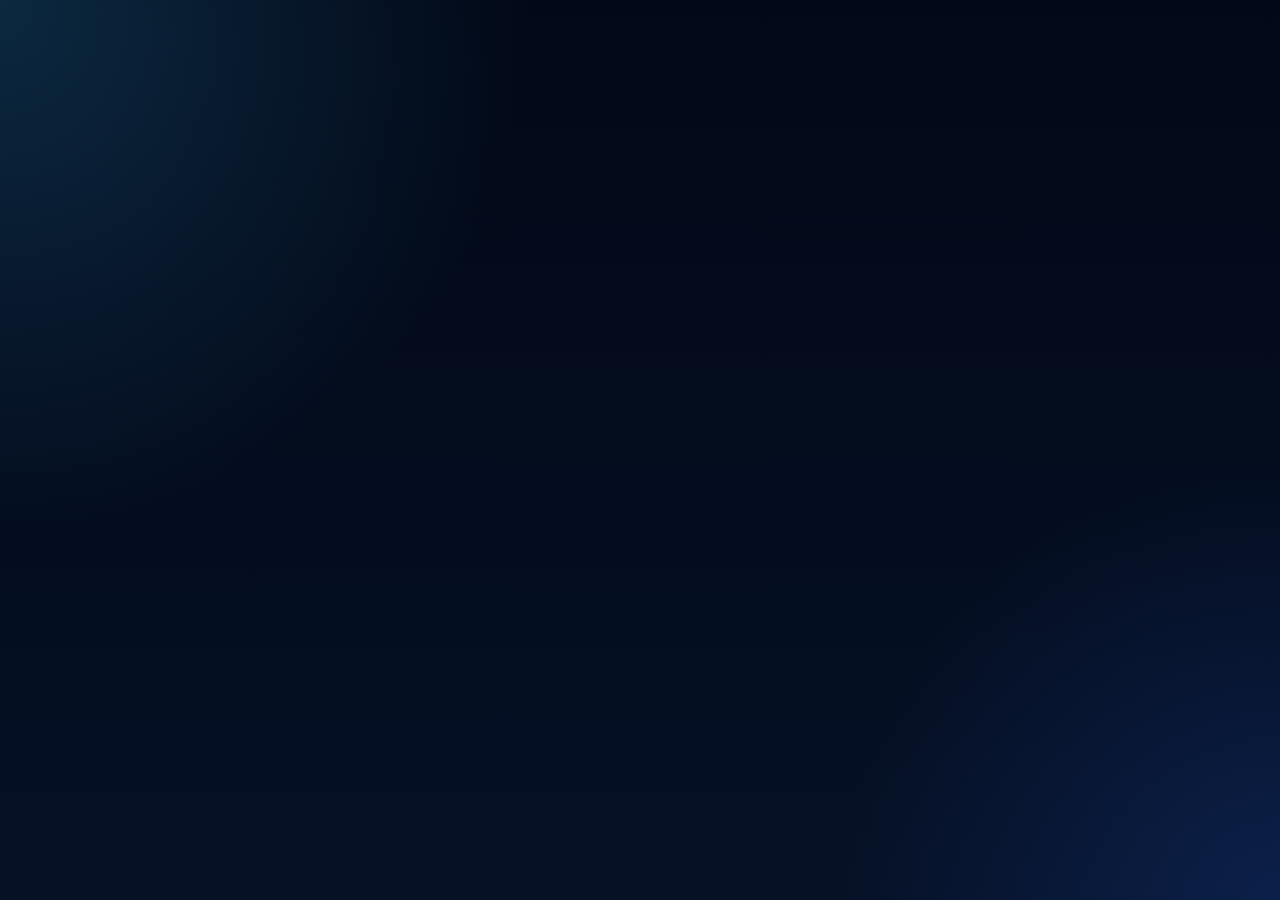
<file: index.html>
<!DOCTYPE html>
<html lang="es">
  <head>
    <meta charset="UTF-8" />
    <meta name="viewport" content="width=device-width, initial-scale=1.0" />
    <title>Visor Monitor Unilever</title>
    <link rel="preconnect" href="https://fonts.googleapis.com" />
    <link rel="preconnect" href="https://fonts.gstatic.com" crossorigin />
    <link href="https://fonts.googleapis.com/css2?family=Space+Grotesk:wght@400;500;700&family=IBM+Plex+Mono:wght@400;600&display=swap" rel="stylesheet" />
    <link href="https://fonts.googleapis.com/css2?family=Material+Symbols+Outlined:FILL@0;1&display=swap" rel="stylesheet" />
    <link rel="stylesheet" href="./styles.css?v=6" />
  </head>
  <body>
    <div id="app"></div>
    <script src="./config.js?v=6"></script>
    <script type="module" src="./app.js?v=6"></script>
  </body>
</html>
</file>
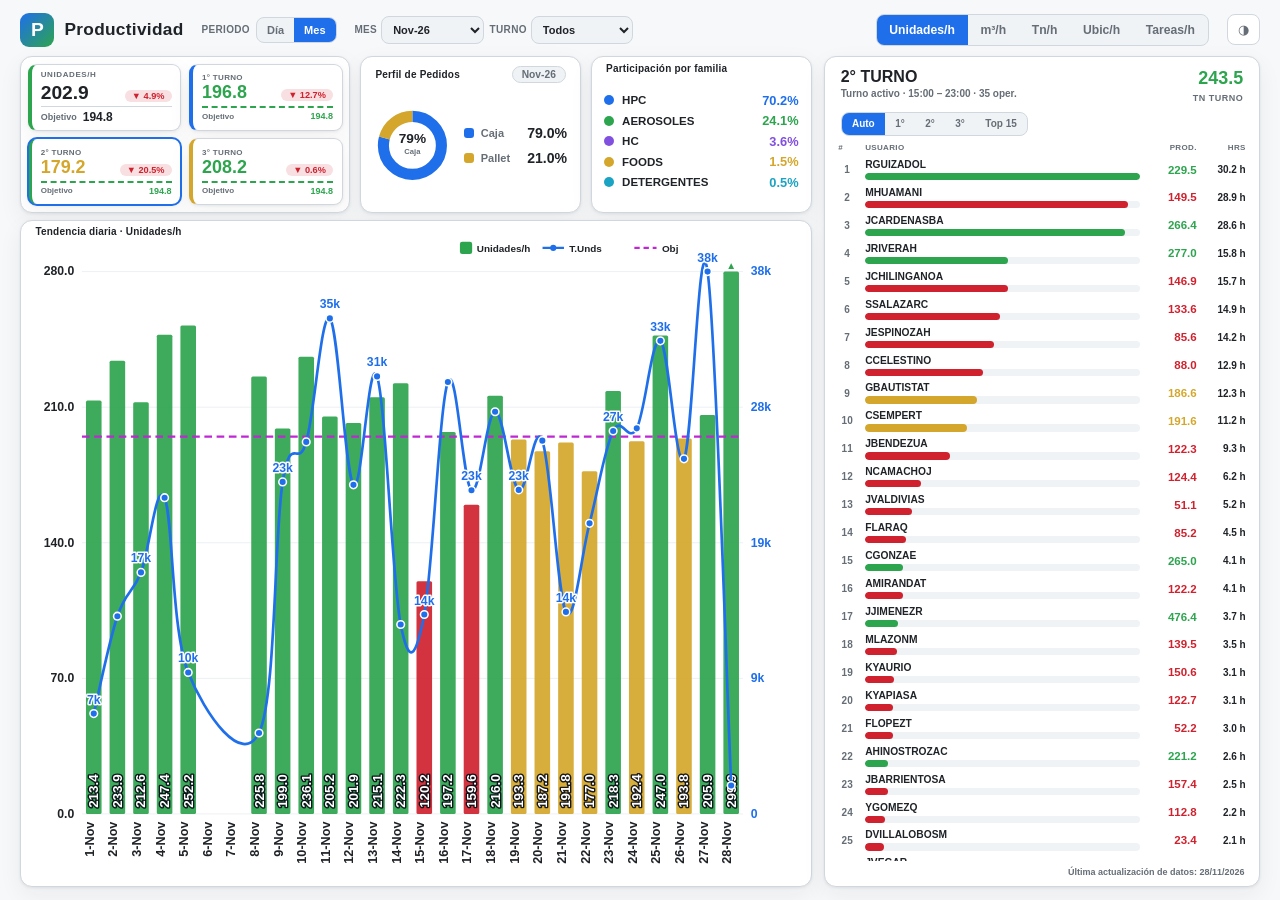
<file: productividad/waretrack.html>
<!doctype html>
<html lang="es">
<head>
<meta charset="utf-8">
<meta name="viewport" content="width=device-width, initial-scale=1">
<title>WareTrack — Productividad Picking Unilever/KCC</title>
<style>
:root{
  --accent:#1f6feb; --accent-2:#2da44e; --warn:#d4a72c; --bad:#cf222e; --goal:#c026d3;
  --bg:#f6f8fa; --panel:#ffffff; --panel-2:#f0f3f6; --ink:#1f2328;
  --muted:#656d76; --line:#d0d7de; --shadow:0 1px 3px rgba(31,35,40,.08),0 8px 24px rgba(31,35,40,.06);
  --chart-grid:#e6ebf1;
}
:root:not([data-theme="light"]){}
@media (prefers-color-scheme:dark){:root:not([data-theme="light"]){
  --bg:#0d1117; --panel:#161b22; --panel-2:#1c2330; --ink:#e6edf3;
  --muted:#8b949e; --line:#30363d; --shadow:0 1px 3px rgba(1,4,9,.4),0 8px 24px rgba(1,4,9,.5);
  --accent:#4493f8; --accent-2:#3fb950; --warn:#d29922; --bad:#f85149; --chart-grid:#21262d; --goal:#e24ff0;
}}
:root[data-theme="dark"]{
  --bg:#0d1117; --panel:#161b22; --panel-2:#1c2330; --ink:#e6edf3;
  --muted:#8b949e; --line:#30363d; --shadow:0 1px 3px rgba(1,4,9,.4),0 8px 24px rgba(1,4,9,.5);
  --accent:#4493f8; --accent-2:#3fb950; --warn:#d29922; --bad:#f85149; --chart-grid:#21262d; --goal:#e24ff0;
}
*{box-sizing:border-box}
html,body{height:100%;margin:0;overflow:hidden}
body{background:var(--bg);color:var(--ink);
  font-family:-apple-system,BlinkMacSystemFont,"Segoe UI",Roboto,Helvetica,Arial,sans-serif;
  font-variant-numeric:tabular-nums;-webkit-font-smoothing:antialiased}
/* tablero de pantalla completa (TV): llena el viewport, sin scroll global */
.wrap{width:100vw;height:100vh;padding:clamp(10px,1.4vh,20px) clamp(14px,1.6vw,34px);
  display:grid;grid-template-rows:auto 1fr;gap:clamp(8px,1.1vh,14px);overflow:hidden}
header.app{display:flex;align-items:center;gap:clamp(10px,1.4vw,22px);flex-wrap:nowrap;min-height:0}
.logo{display:flex;align-items:center;gap:10px}
.logo .mk{width:clamp(34px,2.6vw,52px);height:clamp(34px,2.6vw,52px);border-radius:9px;background:linear-gradient(135deg,var(--accent),var(--accent-2));
  display:grid;place-items:center;color:#fff;font-weight:800;font-size:clamp(17px,1.5vw,26px)}
.logo h1{font-size:clamp(17px,1.35vw,24px);margin:0;letter-spacing:.3px}
.header-filters{display:flex;align-items:center;gap:6px;min-width:0}
.header-filters label{display:flex;align-items:center;gap:4px;font-size:10px;font-weight:800;color:var(--muted);text-transform:uppercase;letter-spacing:.35px}
.header-filters select{min-width:0;width:clamp(84px,8vw,132px);padding:6px 7px;font-size:11px}
.period-control{display:flex;align-items:center;gap:6px;white-space:nowrap}
.period-control span{font-size:10px;font-weight:800;color:var(--muted);text-transform:uppercase;letter-spacing:.35px}
.period-control .seg button{padding:6px 10px;font-size:11px}
.header-filters .is-hidden{display:none}
.logo .sub{font-size:11.5px;color:var(--muted);font-weight:600;letter-spacing:.4px;text-transform:uppercase}
.spacer{flex:1}
.rango{font-size:12.5px;color:var(--muted);text-align:right;line-height:1.5}
.theme-btn{border:1px solid var(--line);background:var(--panel);color:var(--muted);border-radius:8px;
  padding:7px 10px;cursor:pointer;font-size:13px}
.chips{display:flex;gap:8px;flex-wrap:wrap;margin:10px 0 18px}
.chip{background:var(--panel);border:1px solid var(--line);border-radius:999px;padding:5px 11px;
  font-size:12px;color:var(--muted);box-shadow:var(--shadow)}
.chip b{color:var(--ink)}
.controls{display:flex;gap:16px;flex-wrap:wrap;align-items:flex-end;background:var(--panel);
  border:1px solid var(--line);border-radius:12px;padding:14px 16px;box-shadow:var(--shadow);margin-bottom:18px}
.field{display:flex;flex-direction:column;gap:5px}
.field label{font-size:11px;font-weight:700;color:var(--muted);text-transform:uppercase;letter-spacing:.6px}
select{background:var(--panel-2);border:1px solid var(--line);color:var(--ink);border-radius:8px;
  padding:8px 10px;font-size:13.5px;min-width:150px;font-weight:600}
.seg{display:flex;background:var(--panel-2);border:1px solid var(--line);border-radius:8px;overflow:hidden;flex-wrap:wrap}
.seg button{border:0;background:transparent;color:var(--muted);padding:clamp(6px,.9vh,10px) clamp(10px,1vw,18px);font-size:clamp(12px,.95vw,16px);cursor:pointer;font-weight:600}
.seg button.on{background:var(--accent);color:#fff}
.grid-kpi{display:grid;grid-template-columns:1fr;gap:12px;min-height:0}
.kpi{background:var(--panel);border:1px solid var(--line);border-radius:12px;padding:clamp(10px,1.4vh,18px) clamp(14px,1.2vw,20px);box-shadow:var(--shadow)}
.kpi .k{font-size:clamp(10px,.72vw,13px);font-weight:700;color:var(--muted);text-transform:uppercase;letter-spacing:.6px}
.kpi .v{font-size:30px;font-weight:800;line-height:1.05;margin-top:4px}
.kpi .u{font-size:clamp(9px,.68vw,12px);color:var(--muted);font-weight:600}
.kpi.hero{border-left:5px solid var(--accent);display:flex;flex-direction:column;justify-content:center;padding:clamp(8px,1.3vh,16px) clamp(12px,1.1vw,18px);height:100%}
.kpi.hero .k{font-size:clamp(9px,.65vw,12px)}
.kpi.hero .v{font-size:clamp(24px,2.6vw,42px)}
.kpi.hero.status-green{border-left-color:var(--accent-2)}
.kpi.hero.status-yellow{border-left-color:var(--warn)}
.kpi.hero.status-red{border-left-color:var(--bad)}
.goal{display:flex;align-items:center;gap:6px;flex-wrap:wrap;margin-top:clamp(6px,.8vh,10px);padding-top:clamp(5px,.7vh,8px);border-top:1px solid var(--line);font-size:clamp(9px,.68vw,12px);font-weight:700;color:var(--muted)}
.goal b{font-size:clamp(12px,.9vw,16px);color:var(--ink)}
.goal .goal-state{border-radius:999px;padding:2px 7px;font-size:clamp(8px,.62vw,11px);font-weight:800}
.goal.green .goal-state{color:var(--accent-2);background:color-mix(in srgb,var(--accent-2) 16%,transparent)}
.goal.yellow .goal-state{color:var(--warn);background:color-mix(in srgb,var(--warn) 18%,transparent)}
.goal.red .goal-state{color:var(--bad);background:color-mix(in srgb,var(--bad) 15%,transparent)}
.goal.neutral .goal-state{color:var(--muted);background:var(--panel-2)}
/* === LAYOUT: izquierda (banda + tendencia) | derecha (ranking a toda altura) === */
.layout{display:grid;grid-template-columns:1fr clamp(340px,34vw,640px);gap:clamp(8px,1vw,16px);min-height:0}
.left{display:grid;grid-template-rows:auto 1fr;gap:clamp(6px,.8vh,10px);min-height:0}
.topband{display:flex;gap:clamp(7px,.8vw,13px);align-items:stretch;min-height:0}
.turno-mini{display:flex;flex-direction:column;gap:clamp(5px,.6vh,9px);flex:0 0 auto}
/* banda superior = 3 columnas de igual altura (la del texto) */
.prodcard{flex:1.5 1 0;min-width:clamp(220px,22vw,380px)}
.mixcard{flex:1 1 0;min-width:clamp(150px,13vw,230px)}
.famcard{flex:1 1 0;min-width:clamp(160px,14vw,250px)}
/* las 4 tarjetas de productividad en grilla 2x2 del mismo tamaño dentro de prodcard */
.prodcard>.prod-2x2{display:grid;grid-template-columns:1fr 1fr;grid-template-rows:1fr 1fr;gap:clamp(5px,.6vw,10px);padding:clamp(5px,.7vh,10px);flex:1;min-height:0}
.prod-2x2 .grid-kpi{display:flex;min-height:0}
.prod-2x2 .grid-kpi>.kpi{flex:1;width:100%}
.prod-2x2 .turno-mini{display:contents}
/* valor + delta en la MISMA linea (el delta no cambia la altura al pasar de Dia a Mes) */
.prod-2x2 .vrow{display:flex;align-items:baseline;justify-content:space-between;gap:6px;min-height:0}
.prod-2x2 .vrow .vs{margin:0}
.prod-2x2 .kpi,.prod-2x2 .mini{height:100%;margin:0;min-height:0;border-radius:9px;padding:clamp(4px,.6vh,9px) clamp(7px,.7vw,12px);justify-content:center}
.prod-2x2 .kpi.hero{border-left-width:4px;padding:clamp(4px,.6vh,9px) clamp(7px,.7vw,12px)}
.prod-2x2 .kpi.hero .v{font-size:clamp(15px,1.5vw,24px)}
.prod-2x2 .kpi.hero .k{font-size:clamp(8px,.6vw,11px)}
.prod-2x2 .kpi.hero .goal{margin-top:3px;padding-top:3px}
.prod-2x2 .kpi.hero .goal .goal-state,.prod-2x2 .kpi.hero .vslab{display:none}
.prod-2x2 .mini .mv{font-size:clamp(14px,1.4vw,22px)}
/* participacion por familia sin barras: solo nombre + % */
.famlist{display:flex;flex-direction:column;gap:clamp(3px,.6vh,8px);height:100%;justify-content:center}
.frow{display:flex;align-items:center;gap:8px}
.frow .fdot{width:10px;height:10px;border-radius:50%;flex:0 0 auto}
.frow .fnm{flex:1;font-size:clamp(11px,.9vw,15px);font-weight:700;color:var(--ink);overflow:hidden;text-overflow:ellipsis;white-space:nowrap}
.frow .fpc{font-size:clamp(12px,1vw,17px);font-weight:800;color:var(--accent)}
/* Perfil de Pedidos: dona (Caja azul / Pallet ambar) + leyenda */
.perfil-donut{display:flex;align-items:center;gap:clamp(8px,1vw,16px);height:100%;justify-content:center}
.donut{width:clamp(66px,6vw,96px);height:clamp(66px,6vw,96px);flex:0 0 auto}
.perfil-leg{display:flex;flex-direction:column;gap:clamp(6px,1vh,12px)}
.perfil-leg .lg{display:flex;align-items:center;gap:7px}
.perfil-leg .lg .d{width:10px;height:10px;border-radius:3px;flex:0 0 auto}
.perfil-leg .lg .n{font-size:clamp(11px,.85vw,15px);color:var(--muted);font-weight:700}
.perfil-leg .lg .v{font-size:clamp(13px,1.1vw,18px);font-weight:800;color:var(--ink);margin-left:auto;padding-left:10px}
.mini{background:var(--panel);border:1px solid var(--line);border-radius:10px;padding:clamp(5px,.8vh,11px) clamp(9px,.8vw,15px);box-shadow:var(--shadow);display:flex;flex-direction:column;justify-content:center;border-left:4px solid var(--accent);flex:1}
.mini.on{outline:2px solid var(--accent);outline-offset:-1px}
.mini:nth-child(2){border-left-color:var(--accent-2)}
.mini:nth-child(3){border-left-color:var(--warn)}
.mini .mk2{font-size:clamp(8px,.6vw,11px);font-weight:800;color:var(--muted);text-transform:uppercase;letter-spacing:.3px}
.mini .mv{font-size:clamp(14px,1.4vw,22px);font-weight:800;line-height:1.05;margin-top:1px}
.mini.status-green .mv{color:var(--accent-2)} .mini.status-yellow .mv{color:var(--warn)} .mini.status-red .mv{color:var(--bad)}
.mini-goal{display:flex;justify-content:space-between;align-items:center;gap:6px;margin-top:4px;padding-top:3px;border-top:2px dashed var(--accent-2);font-size:clamp(8px,.6vw,10px);font-weight:800;color:var(--muted)}
.mini-goal b{font-size:clamp(9px,.68vw,12px);color:var(--accent-2)}
.card{background:var(--panel);border:1px solid var(--line);border-radius:12px;box-shadow:var(--shadow);overflow:hidden;min-height:0;display:flex;flex-direction:column}
.card.ranking{height:100%}
.card.trend .body,.card.compact .body{flex:1;min-height:0}
.card.trend .body{padding:4px 12px 8px}
.card.trend svg{width:100%;height:100%}
.card.compact .body{padding:4px 12px 7px;overflow-y:auto}
.card h2{font-size:clamp(10px,.78vw,13px);margin:0;padding:clamp(4px,.6vh,8px) 14px 0;letter-spacing:.2px}
.card .hint{font-size:clamp(9px,.7vw,12px);color:var(--muted);padding:1px 14px 0}
.card .body{padding:12px 14px}
/* columna de ranking (turno activo / manual / top 15) */
.card.ranking{display:flex;flex-direction:column;min-height:0}
.rank-head{display:flex;align-items:flex-start;justify-content:space-between;gap:10px;padding:clamp(10px,1.3vh,16px) clamp(14px,1.2vw,20px) clamp(6px,.8vh,10px)}
.rank-ttl{display:flex;flex-direction:column;min-width:0}
.rank-ttl #rank-turno{font-size:clamp(14px,1.25vw,22px);font-weight:800;line-height:1.05}
.rank-ttl .rank-sub{font-size:clamp(10px,.75vw,13px);color:var(--muted);font-weight:600;margin-top:2px}
.rank-tn{text-align:right;line-height:1.05;white-space:nowrap}
.rank-tn b{display:block;font-size:clamp(15px,1.4vw,24px);font-weight:800;color:var(--accent-2)}
.rank-tn span{font-size:clamp(9px,.68vw,12px);color:var(--muted);font-weight:700;text-transform:uppercase;letter-spacing:.5px}
.rank-ctrl{margin:0 clamp(14px,1.2vw,20px) clamp(6px,.8vh,10px);align-self:flex-start}
.rank-ctrl button{padding:clamp(4px,.6vh,8px) clamp(8px,.8vw,14px);font-size:clamp(10px,.78vw,13px)}
.rank-columns{display:grid;grid-template-columns:clamp(18px,1.3vw,26px) 1fr clamp(48px,3.6vw,74px) clamp(40px,3vw,58px);gap:9px;align-items:end;margin:0 clamp(10px,1vw,16px);padding:0 0 3px;color:var(--muted);font-size:clamp(8px,.62vw,11px);font-weight:800;text-transform:uppercase;letter-spacing:.35px}
.rank-columns .prod,.rank-columns .hrs{text-align:right}
.rank-list{flex:1;min-height:0;overflow-y:auto;padding:4px clamp(10px,1vw,16px) clamp(8px,1vh,12px)}
.rank-list::-webkit-scrollbar{width:9px}
.rank-list::-webkit-scrollbar-thumb{background:var(--line);border-radius:8px}
/* filas del ranking (columna derecha): mas grandes, legibles de lejos */
.rank-list .ranklist{gap:clamp(5px,.75vh,11px)}
.rank-list .rankrow{grid-template-columns:clamp(18px,1.3vw,26px) 1fr clamp(48px,3.6vw,74px) clamp(40px,3vw,58px);gap:9px;font-size:clamp(10px,.8vw,14px)}
.rank-list .rankrow .mid .nm2{font-size:clamp(10px,.8vw,14px)}
.rank-list .rankrow .mid .track{height:clamp(6px,.8vh,11px)}
.rank-list .rankrow .vv{font-size:clamp(11px,.9vw,15px)}
.rank-list .rankrow .hh{font-size:clamp(10px,.76vw,13px)}
.rank-list .rankrow .hh.strong{color:var(--ink);font-weight:800}
.rank-list .rankrow .rk{font-size:clamp(10px,.75vw,13px)}
.last-update{padding:6px 14px 9px;text-align:right;color:var(--muted);font-size:clamp(9px,.62vw,11px);font-weight:700;white-space:nowrap}
.empty{padding:22px 14px;color:var(--muted);text-align:center;font-size:clamp(12px,.9vw,15px)}
/* barras de participacion (mix y familia) */
.pbar{margin-bottom:clamp(5px,.8vh,10px)}
.pbar .lab{display:flex;justify-content:space-between;font-size:clamp(9px,.7vw,12px);font-weight:700;margin-bottom:3px}
.pbar .lab .nm{overflow:hidden;text-overflow:ellipsis;white-space:nowrap}
.pbar .lab .pc{color:var(--muted)}
.pbar .trk{height:clamp(8px,1vh,14px);background:var(--panel-2);border-radius:999px;overflow:hidden}
.pbar .fl{height:100%;border-radius:999px;background:var(--accent)}
.pbar.c .fl{background:var(--accent)} .pbar.p .fl{background:var(--warn)}
.fam0 .fl{background:#1f6feb}.fam1 .fl{background:#2da44e}.fam2 .fl{background:#8250df}
.fam3 .fl{background:#d4a72c}.fam4 .fl{background:#1aa3c2}.fam5 .fl{background:#bc4c00}
.mixtot{font-size:clamp(9px,.72vw,12px);color:var(--muted);font-weight:700;margin-top:4px}
.mixtot b{color:var(--ink)}
/* variacion vs mes anterior (en KPI y mini-tarjetas) */
.vs{display:flex;align-items:center;gap:5px;margin-top:5px}
.mini .vs{margin-top:3px}
.delta{font-size:clamp(9px,.72vw,13px);font-weight:800;border-radius:999px;padding:1px 7px;white-space:nowrap}
.delta.up{color:var(--accent-2);background:color-mix(in srgb,var(--accent-2) 16%,transparent)}
.delta.down{color:var(--bad);background:color-mix(in srgb,var(--bad) 14%,transparent)}
.delta.flat{color:var(--muted);background:var(--panel-2)}
.vslab{font-size:clamp(8px,.6vw,11px);color:var(--muted);font-weight:600}
/* Perfil de Pedidos (tarjeta caja/pallet estilo nota) */
.card-hd{display:flex;align-items:baseline;justify-content:space-between;gap:8px;padding:clamp(6px,.9vh,12px) 14px 0}
.card-hd h2{padding:0}
.per{font-size:clamp(10px,.8vw,14px);font-weight:800;color:var(--muted);background:var(--panel-2);border:1px solid var(--line);border-radius:999px;padding:2px 9px;white-space:nowrap}
.perfil{display:flex;flex-direction:column;gap:clamp(4px,.7vh,9px);height:100%;justify-content:center}
.prow{display:flex;align-items:baseline;justify-content:space-between}
.prow .pl{font-size:clamp(13px,1.1vw,19px);font-weight:800;color:var(--ink)}
.prow .pv{font-size:clamp(16px,1.6vw,28px);font-weight:800;color:var(--accent)}
.ptrk{height:clamp(7px,.9vh,13px);background:var(--panel-2);border-radius:999px;overflow:hidden}
.pfl{height:100%;border-radius:999px}
.pfl.c{background:var(--accent)} .pfl.p{background:var(--warn)}
.three{display:grid;grid-template-columns:repeat(3,1fr);gap:12px}
.method{border:1px solid var(--line);border-radius:10px;padding:13px;background:var(--panel-2)}
.method .tag{font-size:11px;font-weight:800;text-transform:uppercase;letter-spacing:.6px;color:var(--muted)}
.method .big{font-size:26px;font-weight:800;margin-top:4px}
.method .ds{font-size:11.5px;color:var(--muted);margin-top:4px;line-height:1.4}
.method.j{border-top:3px solid var(--warn)} .method.d{border-top:3px solid var(--accent)}
.method.e{border-top:3px solid var(--accent-2)}
svg{display:block;width:100%;height:auto}
table{width:100%;border-collapse:collapse;font-size:13px}
th,td{padding:8px 10px;text-align:left;border-bottom:1px solid var(--line)}
th{font-size:11px;text-transform:uppercase;letter-spacing:.5px;color:var(--muted);cursor:pointer;user-select:none;white-space:nowrap}
th.num,td.num{text-align:right}
tbody tr:hover{background:var(--panel-2)}
.bar{position:relative}
.bar::before{content:"";position:absolute;left:0;top:3px;bottom:3px;width:var(--w,0);
  background:color-mix(in srgb,var(--accent) 22%,transparent);border-radius:4px;z-index:0}
.bar span{position:relative;z-index:1;font-weight:700}
.badge{display:inline-block;padding:1px 7px;border-radius:999px;font-size:11px;font-weight:700}
.badge.ok{background:color-mix(in srgb,var(--accent-2) 18%,transparent);color:var(--accent-2)}
.badge.warn{background:color-mix(in srgb,var(--warn) 20%,transparent);color:var(--warn)}
.badge.bad{background:color-mix(in srgb,var(--bad) 16%,transparent);color:var(--bad)}
.section-h{font-size:15px;margin:0 0 2px;letter-spacing:.3px}
.turno-panels{display:grid;grid-template-columns:repeat(3,1fr);gap:clamp(8px,1vw,14px);min-height:0}
.turno-card{background:var(--panel);border:1px solid var(--line);border-radius:12px;box-shadow:var(--shadow);overflow:hidden;display:flex;flex-direction:column;min-height:0}
.turno-card .thead{display:flex;align-items:center;justify-content:space-between;gap:8px;padding:clamp(8px,1.1vh,14px) clamp(12px,1vw,18px);border-bottom:1px solid var(--line)}
.turno-card .thead .tt{font-size:clamp(12px,.9vw,16px);font-weight:800;letter-spacing:.3px}
.turno-card .thead .hh{font-size:clamp(10px,.75vw,13px);color:var(--muted);font-weight:600}
.turno-card .thead .tn{text-align:right;line-height:1.05}
.turno-card .thead .tn b{font-size:clamp(15px,1.25vw,22px);font-weight:800;color:var(--accent-2);display:block}
.turno-card .thead .tn span{font-size:clamp(9px,.65vw,12px);color:var(--muted);font-weight:700;text-transform:uppercase;letter-spacing:.5px}
.turno-card .tbody{padding:6px 8px 8px;overflow-y:auto;min-height:0;flex:1}
.turno-card .tbody::-webkit-scrollbar{width:8px}
.turno-card .tbody::-webkit-scrollbar-thumb{background:var(--line);border-radius:8px}
.turno-card .empty{padding:18px 12px;color:var(--muted);font-size:12.5px;text-align:center}
.ranklist{display:grid;gap:clamp(5px,.7vh,10px)}
.rankrow{display:grid;grid-template-columns:clamp(16px,1.2vw,22px) 1fr clamp(44px,3.4vw,66px);align-items:center;gap:7px;font-size:clamp(10px,.72vw,13px)}
.rankrow .rk{color:var(--muted);font-weight:700;text-align:center}
.rankrow .mid{min-width:0}
.rankrow .mid .nm2{font-weight:700;overflow:hidden;text-overflow:ellipsis;white-space:nowrap;font-size:clamp(10px,.72vw,13px)}
.rankrow .mid .track{height:clamp(5px,.6vh,9px);margin-top:3px}
.rankrow .vv{font-size:clamp(11px,.8vw,14px)}
.rankrow .nm{font-weight:700;overflow:hidden;text-overflow:ellipsis;white-space:nowrap}
.track{height:9px;background:var(--panel-2);border-radius:999px;overflow:hidden}
.fill{height:100%;background:linear-gradient(90deg,var(--accent),var(--accent-2));border-radius:999px}
.rankrow .vv{text-align:right;font-weight:700}
.rankrow .hh{text-align:right;font-weight:800;color:var(--muted);white-space:nowrap}
.rankrow.status-green .fill{background:var(--accent-2)} .rankrow.status-yellow .fill{background:var(--warn)} .rankrow.status-red .fill{background:var(--bad)}
.rankrow.status-green .vv{color:var(--accent-2)} .rankrow.status-yellow .vv{color:var(--warn)} .rankrow.status-red .vv{color:var(--bad)}
.foot{margin-top:22px;font-size:11.5px;color:var(--muted);line-height:1.6}
@media(min-width:820px){.cols.two{grid-template-columns:1fr 1fr}}
@media(max-width:900px){header.app{flex-wrap:wrap}.header-filters{order:3;width:100%}.header-filters select{width:30vw}}
@media(max-width:560px){.three{grid-template-columns:1fr}.rankrow{grid-template-columns:20px 90px 1fr 54px}}
</style>
</head>
<body>
<div class="wrap">
  <header class="app">
    <div class="logo">
      <div class="mk">P</div>
      <div><h1>Productividad</h1></div>
    </div>
    <div class="period-control"><span>Periodo</span><div class="seg" id="f-period"></div></div>
    <div class="header-filters" id="f-filters"></div>
    <div class="spacer"></div>
    <div class="seg" id="f-metric"></div>
    <button class="theme-btn" id="theme" title="Tema">◑</button>
  </header>

  <div class="layout">
    <!-- COLUMNA IZQUIERDA: banda superior + tendencia -->
    <div class="left">
      <div class="topband">
        <div class="card compact prodcard">
          <div class="prod-2x2">
            <div class="grid-kpi" id="kpis"></div>
            <div class="turno-mini" id="turno-mini"></div>
          </div>
        </div>
        <div class="card compact mixcard">
          <div class="card-hd"><h2>Perfil de Pedidos</h2><span class="per" id="mix-per"></span></div>
          <div class="body" id="mix"></div>
        </div>
        <div class="card compact famcard">
          <h2>Participación por familia</h2>
          <div class="body" id="familia"></div>
        </div>
      </div>
      <div class="card trend">
        <h2 id="trend-title">Tendencia diaria</h2>
        <div class="body"><svg id="trend" viewBox="0 0 1000 600" preserveAspectRatio="none"></svg></div>
      </div>
    </div>

    <!-- COLUMNA DERECHA: ranking del turno activo (toda la altura) -->
    <div class="card ranking">
      <div class="rank-head">
        <div class="rank-ttl"><span id="rank-turno">Turno</span><span class="rank-sub" id="rank-sub"></span></div>
        <div class="rank-tn"><b id="rank-tn">0</b><span>Tn turno</span></div>
      </div>
      <div class="seg rank-ctrl" id="rank-ctrl"></div>
      <div class="rank-columns"><span>#</span><span>Usuario</span><span class="prod">Prod.</span><span class="hrs">Hrs</span></div>
      <div class="rank-list" id="rank-list"></div>
      <div class="last-update" id="last-update">Última actualización de datos: --</div>
    </div>
  </div>

</div>

<script>
let DATA = window.__EMBED__ || {"meta":{"rango_fechas":["2026-11-01","2026-11-28"],"personas":57,"dias":26,"tareas_total":4613,"tareas_elegibles":4502,"tareas_excepcion":111,"horas_totales":2734.61,"umbral_pallet_cajas_por_ubic":60.0,"modelo_estandar":{"a":11.0924,"b":0.05592,"c":2.6101,"r2":0.327,"operarios_eval":57,"tareas_eval":4502,"formula":"t_estandar(min) = a + b*unidades + c*visitas","nota":"100% = promedio de la operacion. Limitacion: sobreestima tareas muy cortas (eficiencias extremas con muchas tareas chicas).","rango_efic_persona":[41.3,9672.4]},"cobertura":{"usuarios_sin_turno":[],"n_usuarios_sin_turno":0,"articulos_sin_factor":[],"n_articulos_sin_factor":0},"flujo":{"lineas_flujo":32982,"lineas_cj":31939,"lineas_pallet":1043,"pallets_completos":1364.0,"cajas_sueltas":569035.0,"cajas_eq_total":741747.0,"pct_pallet":23.3,"cruce_pct":97.1,"n_articulos_sin_factor":0}},"comparativo":{"metodo_jefes_global":{"cajas_hr":256.23,"horas":2734.613,"tareas":4502,"nota":"Forma actual de los jefes: cuenta toda caja por igual (los pallets completos inflan la tasa)."},"metodo_nuevo":{"detalle_pick":{"cajas_hr":174.5,"horas":2343.183,"tareas":3039,"pct_horas":85.7},"pallet_move":{"pallets_hr":5.69,"cajas_hr":745.47,"horas":391.43,"tareas":1463,"pct_horas":14.3},"nota":"Normaliza la unidad de medida (estandar 3PL/WMS): el picking de detalle se mide en cajas/h REAL (sin distorsion de pallets) y el movimiento de pallet en pallets/h (1 pallet = 1 ubicacion)."}},"mix":{"cajas_sueltas":553695.0,"cajas_equiv_pallet":146984.0,"total_equiv":700679.0,"pct_cajas":79.0,"pct_pallets":21.0,"pallets":1283.0},"por_familia":[{"familia":"HPC","cajas_sueltas":388784.0,"cajas":503044.0,"pct":70.2},{"familia":"AEROSOLES","cajas_sueltas":133218.0,"cajas":154841.0,"pct":24.1},{"familia":"HC","cajas_sueltas":20060.0,"cajas":23202.0,"pct":3.6},{"familia":"FOODS","cajas_sueltas":8501.0,"cajas":12514.0,"pct":1.5},{"familia":"DETERGENTES","cajas_sueltas":2940.0,"cajas":5519.0,"pct":0.5},{"familia":"(SIN FAMILIA)","cajas_sueltas":192.0,"cajas":1559.0,"pct":0.0}],"familias":[{"dia":"2026-11-01","turno":"2° TURNO","familia":"HC","cajas_sueltas":370.0,"cajas":442.0},{"dia":"2026-11-01","turno":"3° TURNO","familia":"AEROSOLES","cajas_sueltas":1463.0,"cajas":1463.0},{"dia":"2026-11-01","turno":"3° TURNO","familia":"DETERGENTES","cajas_sueltas":258.0,"cajas":258.0},{"dia":"2026-11-01","turno":"3° TURNO","familia":"FOODS","cajas_sueltas":65.0,"cajas":65.0},{"dia":"2026-11-01","turno":"3° TURNO","familia":"HC","cajas_sueltas":1081.0,"cajas":2617.0},{"dia":"2026-11-01","turno":"3° TURNO","familia":"HPC","cajas_sueltas":3741.0,"cajas":5748.0},{"dia":"2026-11-02","turno":"2° TURNO","familia":"HPC","cajas_sueltas":451.0,"cajas":451.0},{"dia":"2026-11-02","turno":"3° TURNO","familia":"AEROSOLES","cajas_sueltas":4440.0,"cajas":8800.0},{"dia":"2026-11-02","turno":"3° TURNO","familia":"DETERGENTES","cajas_sueltas":149.0,"cajas":479.0},{"dia":"2026-11-02","turno":"3° TURNO","familia":"HC","cajas_sueltas":406.0,"cajas":505.0},{"dia":"2026-11-02","turno":"3° TURNO","familia":"HPC","cajas_sueltas":8317.0,"cajas":11538.0},{"dia":"2026-11-03","turno":"2° TURNO","familia":"AEROSOLES","cajas_sueltas":2026.0,"cajas":2316.0},{"dia":"2026-11-03","turno":"2° TURNO","familia":"HPC","cajas_sueltas":2782.0,"cajas":2867.0},{"dia":"2026-11-03","turno":"3° TURNO","familia":"AEROSOLES","cajas_sueltas":1905.0,"cajas":2010.0},{"dia":"2026-11-03","turno":"3° TURNO","familia":"DETERGENTES","cajas_sueltas":162.0,"cajas":162.0},{"dia":"2026-11-03","turno":"3° TURNO","familia":"FOODS","cajas_sueltas":321.0,"cajas":321.0},{"dia":"2026-11-03","turno":"3° TURNO","familia":"HC","cajas_sueltas":338.0,"cajas":338.0},{"dia":"2026-11-03","turno":"3° TURNO","familia":"HPC","cajas_sueltas":9311.0,"cajas":11498.0},{"dia":"2026-11-04","turno":"2° TURNO","familia":"(SIN FAMILIA)","cajas_sueltas":0.0,"cajas":0.0},{"dia":"2026-11-04","turno":"2° TURNO","familia":"AEROSOLES","cajas_sueltas":911.0,"cajas":911.0},{"dia":"2026-11-04","turno":"2° TURNO","familia":"DETERGENTES","cajas_sueltas":110.0,"cajas":660.0},{"dia":"2026-11-04","turno":"2° TURNO","familia":"HC","cajas_sueltas":116.0,"cajas":116.0},{"dia":"2026-11-04","turno":"2° TURNO","familia":"HPC","cajas_sueltas":3517.0,"cajas":4383.0},{"dia":"2026-11-04","turno":"3° TURNO","familia":"AEROSOLES","cajas_sueltas":2855.0,"cajas":2855.0},{"dia":"2026-11-04","turno":"3° TURNO","familia":"DETERGENTES","cajas_sueltas":115.0,"cajas":115.0},{"dia":"2026-11-04","turno":"3° TURNO","familia":"FOODS","cajas_sueltas":146.0,"cajas":200.0},{"dia":"2026-11-04","turno":"3° TURNO","familia":"HC","cajas_sueltas":413.0,"cajas":413.0},{"dia":"2026-11-04","turno":"3° TURNO","familia":"HPC","cajas_sueltas":13857.0,"cajas":15712.0},{"dia":"2026-11-05","turno":"1° TURNO","familia":"AEROSOLES","cajas_sueltas":425.0,"cajas":425.0},{"dia":"2026-11-05","turno":"1° TURNO","familia":"FOODS","cajas_sueltas":5.0,"cajas":5.0},{"dia":"2026-11-05","turno":"1° TURNO","familia":"HC","cajas_sueltas":3.0,"cajas":3.0},{"dia":"2026-11-05","turno":"1° TURNO","familia":"HPC","cajas_sueltas":2538.0,"cajas":3572.0},{"dia":"2026-11-05","turno":"2° TURNO","familia":"AEROSOLES","cajas_sueltas":2983.0,"cajas":2983.0},{"dia":"2026-11-05","turno":"2° TURNO","familia":"HC","cajas_sueltas":73.0,"cajas":73.0},{"dia":"2026-11-05","turno":"2° TURNO","familia":"HPC","cajas_sueltas":3842.0,"cajas":3927.0},{"dia":"2026-11-08","turno":"3° TURNO","familia":"AEROSOLES","cajas_sueltas":590.0,"cajas":1200.0},{"dia":"2026-11-08","turno":"3° TURNO","familia":"HPC","cajas_sueltas":5007.0,"cajas":12172.0},{"dia":"2026-11-09","turno":"2° TURNO","familia":"AEROSOLES","cajas_sueltas":527.0,"cajas":527.0},{"dia":"2026-11-09","turno":"2° TURNO","familia":"HPC","cajas_sueltas":2058.0,"cajas":2276.0},{"dia":"2026-11-09","turno":"3° TURNO","familia":"AEROSOLES","cajas_sueltas":5489.0,"cajas":8735.0},{"dia":"2026-11-09","turno":"3° TURNO","familia":"DETERGENTES","cajas_sueltas":117.0,"cajas":282.0},{"dia":"2026-11-09","turno":"3° TURNO","familia":"FOODS","cajas_sueltas":208.0,"cajas":394.0},{"dia":"2026-11-09","turno":"3° TURNO","familia":"HC","cajas_sueltas":1091.0,"cajas":1091.0},{"dia":"2026-11-09","turno":"3° TURNO","familia":"HPC","cajas_sueltas":13647.0,"cajas":15963.0},{"dia":"2026-11-10","turno":"1° TURNO","familia":"(SIN FAMILIA)","cajas_sueltas":0.0,"cajas":80.0},{"dia":"2026-11-10","turno":"1° TURNO","familia":"AEROSOLES","cajas_sueltas":778.0,"cajas":778.0},{"dia":"2026-11-10","turno":"1° TURNO","familia":"DETERGENTES","cajas_sueltas":66.0,"cajas":66.0},{"dia":"2026-11-10","turno":"1° TURNO","familia":"FOODS","cajas_sueltas":5.0,"cajas":5.0},{"dia":"2026-11-10","turno":"1° TURNO","familia":"HC","cajas_sueltas":157.0,"cajas":157.0},{"dia":"2026-11-10","turno":"1° TURNO","familia":"HPC","cajas_sueltas":3279.0,"cajas":3848.0},{"dia":"2026-11-10","turno":"2° TURNO","familia":"(SIN FAMILIA)","cajas_sueltas":2.0,"cajas":2.0},{"dia":"2026-11-10","turno":"2° TURNO","familia":"AEROSOLES","cajas_sueltas":0.0,"cajas":290.0},{"dia":"2026-11-10","turno":"2° TURNO","familia":"HPC","cajas_sueltas":1068.0,"cajas":1833.0},{"dia":"2026-11-10","turno":"3° TURNO","familia":"AEROSOLES","cajas_sueltas":4835.0,"cajas":6055.0},{"dia":"2026-11-10","turno":"3° TURNO","familia":"DETERGENTES","cajas_sueltas":92.0,"cajas":367.0},{"dia":"2026-11-10","turno":"3° TURNO","familia":"FOODS","cajas_sueltas":133.0,"cajas":133.0},{"dia":"2026-11-10","turno":"3° TURNO","familia":"HC","cajas_sueltas":418.0,"cajas":451.0},{"dia":"2026-11-10","turno":"3° TURNO","familia":"HPC","cajas_sueltas":15072.0,"cajas":21807.0},{"dia":"2026-11-11","turno":"1° TURNO","familia":"AEROSOLES","cajas_sueltas":1310.0,"cajas":1310.0},{"dia":"2026-11-11","turno":"1° TURNO","familia":"DETERGENTES","cajas_sueltas":41.0,"cajas":41.0},{"dia":"2026-11-11","turno":"1° TURNO","familia":"FOODS","cajas_sueltas":159.0,"cajas":159.0},{"dia":"2026-11-11","turno":"1° TURNO","familia":"HC","cajas_sueltas":239.0,"cajas":239.0},{"dia":"2026-11-11","turno":"1° TURNO","familia":"HPC","cajas_sueltas":7328.0,"cajas":8015.0},{"dia":"2026-11-11","turno":"2° TURNO","familia":"AEROSOLES","cajas_sueltas":293.0,"cajas":293.0},{"dia":"2026-11-11","turno":"2° TURNO","familia":"FOODS","cajas_sueltas":56.0,"cajas":200.0},{"dia":"2026-11-11","turno":"2° TURNO","familia":"HPC","cajas_sueltas":1160.0,"cajas":2459.0},{"dia":"2026-11-11","turno":"3° TURNO","familia":"AEROSOLES","cajas_sueltas":6543.0,"cajas":9913.0},{"dia":"2026-11-11","turno":"3° TURNO","familia":"DETERGENTES","cajas_sueltas":75.0,"cajas":75.0},{"dia":"2026-11-11","turno":"3° TURNO","familia":"FOODS","cajas_sueltas":128.0,"cajas":128.0},{"dia":"2026-11-11","turno":"3° TURNO","familia":"HC","cajas_sueltas":812.0,"cajas":1064.0},{"dia":"2026-11-11","turno":"3° TURNO","familia":"HPC","cajas_sueltas":16387.0,"cajas":19773.0},{"dia":"2026-11-12","turno":"1° TURNO","familia":"AEROSOLES","cajas_sueltas":844.0,"cajas":844.0},{"dia":"2026-11-12","turno":"1° TURNO","familia":"DETERGENTES","cajas_sueltas":18.0,"cajas":18.0},{"dia":"2026-11-12","turno":"1° TURNO","familia":"FOODS","cajas_sueltas":55.0,"cajas":55.0},{"dia":"2026-11-12","turno":"1° TURNO","familia":"HC","cajas_sueltas":31.0,"cajas":31.0},{"dia":"2026-11-12","turno":"1° TURNO","familia":"HPC","cajas_sueltas":2894.0,"cajas":2990.0},{"dia":"2026-11-12","turno":"2° TURNO","familia":"AEROSOLES","cajas_sueltas":911.0,"cajas":911.0},{"dia":"2026-11-12","turno":"2° TURNO","familia":"HPC","cajas_sueltas":1350.0,"cajas":1520.0},{"dia":"2026-11-12","turno":"3° TURNO","familia":"AEROSOLES","cajas_sueltas":2826.0,"cajas":2826.0},{"dia":"2026-11-12","turno":"3° TURNO","familia":"DETERGENTES","cajas_sueltas":136.0,"cajas":356.0},{"dia":"2026-11-12","turno":"3° TURNO","familia":"FOODS","cajas_sueltas":283.0,"cajas":445.0},{"dia":"2026-11-12","turno":"3° TURNO","familia":"HC","cajas_sueltas":378.0,"cajas":378.0},{"dia":"2026-11-12","turno":"3° TURNO","familia":"HPC","cajas_sueltas":13188.0,"cajas":21523.0},{"dia":"2026-11-13","turno":"1° TURNO","familia":"AEROSOLES","cajas_sueltas":1176.0,"cajas":1176.0},{"dia":"2026-11-13","turno":"1° TURNO","familia":"DETERGENTES","cajas_sueltas":15.0,"cajas":15.0},{"dia":"2026-11-13","turno":"1° TURNO","familia":"FOODS","cajas_sueltas":106.0,"cajas":106.0},{"dia":"2026-11-13","turno":"1° TURNO","familia":"HC","cajas_sueltas":225.0,"cajas":225.0},{"dia":"2026-11-13","turno":"1° TURNO","familia":"HPC","cajas_sueltas":5456.0,"cajas":6922.0},{"dia":"2026-11-13","turno":"2° TURNO","familia":"AEROSOLES","cajas_sueltas":418.0,"cajas":708.0},{"dia":"2026-11-13","turno":"2° TURNO","familia":"HPC","cajas_sueltas":1207.0,"cajas":1340.0},{"dia":"2026-11-13","turno":"3° TURNO","familia":"AEROSOLES","cajas_sueltas":6651.0,"cajas":8391.0},{"dia":"2026-11-13","turno":"3° TURNO","familia":"DETERGENTES","cajas_sueltas":50.0,"cajas":50.0},{"dia":"2026-11-13","turno":"3° TURNO","familia":"FOODS","cajas_sueltas":201.0,"cajas":255.0},{"dia":"2026-11-13","turno":"3° TURNO","familia":"HC","cajas_sueltas":740.0,"cajas":885.0},{"dia":"2026-11-13","turno":"3° TURNO","familia":"HPC","cajas_sueltas":14245.0,"cajas":17766.0},{"dia":"2026-11-14","turno":"1° TURNO","familia":"AEROSOLES","cajas_sueltas":2403.0,"cajas":2403.0},{"dia":"2026-11-14","turno":"1° TURNO","familia":"DETERGENTES","cajas_sueltas":22.0,"cajas":22.0},{"dia":"2026-11-14","turno":"1° TURNO","familia":"FOODS","cajas_sueltas":235.0,"cajas":559.0},{"dia":"2026-11-14","turno":"1° TURNO","familia":"HC","cajas_sueltas":196.0,"cajas":196.0},{"dia":"2026-11-14","turno":"1° TURNO","familia":"HPC","cajas_sueltas":9702.0,"cajas":10329.0},{"dia":"2026-11-14","turno":"2° TURNO","familia":"DETERGENTES","cajas_sueltas":5.0,"cajas":5.0},{"dia":"2026-11-14","turno":"2° TURNO","familia":"FOODS","cajas_sueltas":21.0,"cajas":21.0},{"dia":"2026-11-14","turno":"2° TURNO","familia":"HC","cajas_sueltas":2.0,"cajas":2.0},{"dia":"2026-11-14","turno":"2° TURNO","familia":"HPC","cajas_sueltas":628.0,"cajas":724.0},{"dia":"2026-11-15","turno":"2° TURNO","familia":"HPC","cajas_sueltas":958.0,"cajas":1043.0},{"dia":"2026-11-15","turno":"3° TURNO","familia":"AEROSOLES","cajas_sueltas":3655.0,"cajas":3655.0},{"dia":"2026-11-15","turno":"3° TURNO","familia":"DETERGENTES","cajas_sueltas":67.0,"cajas":122.0},{"dia":"2026-11-15","turno":"3° TURNO","familia":"FOODS","cajas_sueltas":815.0,"cajas":1630.0},{"dia":"2026-11-15","turno":"3° TURNO","familia":"HC","cajas_sueltas":577.0,"cajas":677.0},{"dia":"2026-11-15","turno":"3° TURNO","familia":"HPC","cajas_sueltas":7825.0,"cajas":10352.0},{"dia":"2026-11-16","turno":"1° TURNO","familia":"AEROSOLES","cajas_sueltas":3406.0,"cajas":5936.0},{"dia":"2026-11-16","turno":"1° TURNO","familia":"DETERGENTES","cajas_sueltas":13.0,"cajas":13.0},{"dia":"2026-11-16","turno":"1° TURNO","familia":"FOODS","cajas_sueltas":37.0,"cajas":37.0},{"dia":"2026-11-16","turno":"1° TURNO","familia":"HC","cajas_sueltas":262.0,"cajas":328.0},{"dia":"2026-11-16","turno":"1° TURNO","familia":"HPC","cajas_sueltas":6156.0,"cajas":6922.0},{"dia":"2026-11-16","turno":"2° TURNO","familia":"AEROSOLES","cajas_sueltas":586.0,"cajas":586.0},{"dia":"2026-11-16","turno":"2° TURNO","familia":"DETERGENTES","cajas_sueltas":6.0,"cajas":6.0},{"dia":"2026-11-16","turno":"2° TURNO","familia":"FOODS","cajas_sueltas":51.0,"cajas":123.0},{"dia":"2026-11-16","turno":"2° TURNO","familia":"HC","cajas_sueltas":32.0,"cajas":32.0},{"dia":"2026-11-16","turno":"2° TURNO","familia":"HPC","cajas_sueltas":1568.0,"cajas":3824.0},{"dia":"2026-11-16","turno":"3° TURNO","familia":"AEROSOLES","cajas_sueltas":2977.0,"cajas":2977.0},{"dia":"2026-11-16","turno":"3° TURNO","familia":"DETERGENTES","cajas_sueltas":57.0,"cajas":57.0},{"dia":"2026-11-16","turno":"3° TURNO","familia":"FOODS","cajas_sueltas":166.0,"cajas":166.0},{"dia":"2026-11-16","turno":"3° TURNO","familia":"HC","cajas_sueltas":2665.0,"cajas":812.0},{"dia":"2026-11-16","turno":"3° TURNO","familia":"HPC","cajas_sueltas":12070.0,"cajas":18100.0},{"dia":"2026-11-17","turno":"1° TURNO","familia":"(SIN FAMILIA)","cajas_sueltas":2.0,"cajas":440.0},{"dia":"2026-11-17","turno":"1° TURNO","familia":"AEROSOLES","cajas_sueltas":1005.0,"cajas":1585.0},{"dia":"2026-11-17","turno":"1° TURNO","familia":"DETERGENTES","cajas_sueltas":33.0,"cajas":33.0},{"dia":"2026-11-17","turno":"1° TURNO","familia":"FOODS","cajas_sueltas":194.0,"cajas":194.0},{"dia":"2026-11-17","turno":"1° TURNO","familia":"HC","cajas_sueltas":380.0,"cajas":124.0},{"dia":"2026-11-17","turno":"1° TURNO","familia":"HPC","cajas_sueltas":4030.0,"cajas":5408.0},{"dia":"2026-11-17","turno":"2° TURNO","familia":"(SIN FAMILIA)","cajas_sueltas":0.0,"cajas":0.0},{"dia":"2026-11-17","turno":"2° TURNO","familia":"AEROSOLES","cajas_sueltas":440.0,"cajas":440.0},{"dia":"2026-11-17","turno":"2° TURNO","familia":"FOODS","cajas_sueltas":95.0,"cajas":257.0},{"dia":"2026-11-17","turno":"2° TURNO","familia":"HC","cajas_sueltas":16.0,"cajas":16.0},{"dia":"2026-11-17","turno":"2° TURNO","familia":"HPC","cajas_sueltas":3022.0,"cajas":3022.0},{"dia":"2026-11-17","turno":"3° TURNO","familia":"AEROSOLES","cajas_sueltas":2518.0,"cajas":2808.0},{"dia":"2026-11-17","turno":"3° TURNO","familia":"DETERGENTES","cajas_sueltas":149.0,"cajas":204.0},{"dia":"2026-11-17","turno":"3° TURNO","familia":"FOODS","cajas_sueltas":258.0,"cajas":633.0},{"dia":"2026-11-17","turno":"3° TURNO","familia":"HC","cajas_sueltas":620.0,"cajas":689.0},{"dia":"2026-11-17","turno":"3° TURNO","familia":"HPC","cajas_sueltas":9771.0,"cajas":15324.0},{"dia":"2026-11-18","turno":"1° TURNO","familia":"AEROSOLES","cajas_sueltas":1491.0,"cajas":1491.0},{"dia":"2026-11-18","turno":"1° TURNO","familia":"FOODS","cajas_sueltas":30.0,"cajas":30.0},{"dia":"2026-11-18","turno":"1° TURNO","familia":"HC","cajas_sueltas":11.0,"cajas":11.0},{"dia":"2026-11-18","turno":"1° TURNO","familia":"HPC","cajas_sueltas":3838.0,"cajas":4637.0},{"dia":"2026-11-18","turno":"2° TURNO","familia":"AEROSOLES","cajas_sueltas":357.0,"cajas":357.0},{"dia":"2026-11-18","turno":"2° TURNO","familia":"FOODS","cajas_sueltas":47.0,"cajas":47.0},{"dia":"2026-11-18","turno":"2° TURNO","familia":"HC","cajas_sueltas":68.0,"cajas":68.0},{"dia":"2026-11-18","turno":"2° TURNO","familia":"HPC","cajas_sueltas":3015.0,"cajas":3015.0},{"dia":"2026-11-18","turno":"3° TURNO","familia":"AEROSOLES","cajas_sueltas":3510.0,"cajas":3510.0},{"dia":"2026-11-18","turno":"3° TURNO","familia":"DETERGENTES","cajas_sueltas":4.0,"cajas":4.0},{"dia":"2026-11-18","turno":"3° TURNO","familia":"FOODS","cajas_sueltas":321.0,"cajas":627.0},{"dia":"2026-11-18","turno":"3° TURNO","familia":"HC","cajas_sueltas":489.0,"cajas":1197.0},{"dia":"2026-11-18","turno":"3° TURNO","familia":"HPC","cajas_sueltas":14823.0,"cajas":19457.0},{"dia":"2026-11-19","turno":"1° TURNO","familia":"(SIN FAMILIA)","cajas_sueltas":3.0,"cajas":3.0},{"dia":"2026-11-19","turno":"1° TURNO","familia":"AEROSOLES","cajas_sueltas":109.0,"cajas":109.0},{"dia":"2026-11-19","turno":"1° TURNO","familia":"FOODS","cajas_sueltas":50.0,"cajas":80.0},{"dia":"2026-11-19","turno":"1° TURNO","familia":"HC","cajas_sueltas":23.0,"cajas":23.0},{"dia":"2026-11-19","turno":"1° TURNO","familia":"HPC","cajas_sueltas":2011.0,"cajas":2611.0},{"dia":"2026-11-19","turno":"2° TURNO","familia":"AEROSOLES","cajas_sueltas":914.0,"cajas":914.0},{"dia":"2026-11-19","turno":"2° TURNO","familia":"DETERGENTES","cajas_sueltas":5.0,"cajas":5.0},{"dia":"2026-11-19","turno":"2° TURNO","familia":"FOODS","cajas_sueltas":59.0,"cajas":59.0},{"dia":"2026-11-19","turno":"2° TURNO","familia":"HC","cajas_sueltas":40.0,"cajas":40.0},{"dia":"2026-11-19","turno":"2° TURNO","familia":"HPC","cajas_sueltas":3864.0,"cajas":4273.0},{"dia":"2026-11-19","turno":"3° TURNO","familia":"AEROSOLES","cajas_sueltas":4312.0,"cajas":6278.0},{"dia":"2026-11-19","turno":"3° TURNO","familia":"DETERGENTES","cajas_sueltas":140.0,"cajas":140.0},{"dia":"2026-11-19","turno":"3° TURNO","familia":"FOODS","cajas_sueltas":55.0,"cajas":55.0},{"dia":"2026-11-19","turno":"3° TURNO","familia":"HC","cajas_sueltas":905.0,"cajas":1340.0},{"dia":"2026-11-19","turno":"3° TURNO","familia":"HPC","cajas_sueltas":10085.0,"cajas":13545.0},{"dia":"2026-11-20","turno":"1° TURNO","familia":"(SIN FAMILIA)","cajas_sueltas":185.0,"cajas":1034.0},{"dia":"2026-11-20","turno":"1° TURNO","familia":"AEROSOLES","cajas_sueltas":164.0,"cajas":164.0},{"dia":"2026-11-20","turno":"1° TURNO","familia":"FOODS","cajas_sueltas":35.0,"cajas":35.0},{"dia":"2026-11-20","turno":"1° TURNO","familia":"HC","cajas_sueltas":43.0,"cajas":43.0},{"dia":"2026-11-20","turno":"1° TURNO","familia":"HPC","cajas_sueltas":2710.0,"cajas":2988.0},{"dia":"2026-11-20","turno":"2° TURNO","familia":"AEROSOLES","cajas_sueltas":2051.0,"cajas":2051.0},{"dia":"2026-11-20","turno":"2° TURNO","familia":"FOODS","cajas_sueltas":84.0,"cajas":84.0},{"dia":"2026-11-20","turno":"2° TURNO","familia":"HC","cajas_sueltas":69.0,"cajas":69.0},{"dia":"2026-11-20","turno":"2° TURNO","familia":"HPC","cajas_sueltas":5304.0,"cajas":6871.0},{"dia":"2026-11-20","turno":"3° TURNO","familia":"AEROSOLES","cajas_sueltas":3681.0,"cajas":3681.0},{"dia":"2026-11-20","turno":"3° TURNO","familia":"DETERGENTES","cajas_sueltas":5.0,"cajas":5.0},{"dia":"2026-11-20","turno":"3° TURNO","familia":"FOODS","cajas_sueltas":149.0,"cajas":233.0},{"dia":"2026-11-20","turno":"3° TURNO","familia":"HC","cajas_sueltas":347.0,"cajas":492.0},{"dia":"2026-11-20","turno":"3° TURNO","familia":"HPC","cajas_sueltas":11184.0,"cajas":13678.0},{"dia":"2026-11-21","turno":"1° TURNO","familia":"AEROSOLES","cajas_sueltas":3595.0,"cajas":3595.0},{"dia":"2026-11-21","turno":"1° TURNO","familia":"DETERGENTES","cajas_sueltas":95.0,"cajas":95.0},{"dia":"2026-11-21","turno":"1° TURNO","familia":"FOODS","cajas_sueltas":212.0,"cajas":266.0},{"dia":"2026-11-21","turno":"1° TURNO","familia":"HC","cajas_sueltas":713.0,"cajas":779.0},{"dia":"2026-11-21","turno":"1° TURNO","familia":"HPC","cajas_sueltas":9486.0,"cajas":9571.0},{"dia":"2026-11-22","turno":"2° TURNO","familia":"HPC","cajas_sueltas":356.0,"cajas":356.0},{"dia":"2026-11-22","turno":"3° TURNO","familia":"AEROSOLES","cajas_sueltas":5170.0,"cajas":5170.0},{"dia":"2026-11-22","turno":"3° TURNO","familia":"DETERGENTES","cajas_sueltas":87.0,"cajas":142.0},{"dia":"2026-11-22","turno":"3° TURNO","familia":"FOODS","cajas_sueltas":877.0,"cajas":877.0},{"dia":"2026-11-22","turno":"3° TURNO","familia":"HC","cajas_sueltas":890.0,"cajas":1880.0},{"dia":"2026-11-22","turno":"3° TURNO","familia":"HPC","cajas_sueltas":12865.0,"cajas":16614.0},{"dia":"2026-11-23","turno":"1° TURNO","familia":"AEROSOLES","cajas_sueltas":322.0,"cajas":322.0},{"dia":"2026-11-23","turno":"1° TURNO","familia":"FOODS","cajas_sueltas":27.0,"cajas":27.0},{"dia":"2026-11-23","turno":"1° TURNO","familia":"HPC","cajas_sueltas":998.0,"cajas":998.0},{"dia":"2026-11-23","turno":"2° TURNO","familia":"AEROSOLES","cajas_sueltas":1465.0,"cajas":1465.0},{"dia":"2026-11-23","turno":"2° TURNO","familia":"HPC","cajas_sueltas":3168.0,"cajas":3511.0},{"dia":"2026-11-23","turno":"3° TURNO","familia":"AEROSOLES","cajas_sueltas":4987.0,"cajas":6267.0},{"dia":"2026-11-23","turno":"3° TURNO","familia":"DETERGENTES","cajas_sueltas":146.0,"cajas":366.0},{"dia":"2026-11-23","turno":"3° TURNO","familia":"FOODS","cajas_sueltas":387.0,"cajas":603.0},{"dia":"2026-11-23","turno":"3° TURNO","familia":"HC","cajas_sueltas":831.0,"cajas":1159.0},{"dia":"2026-11-23","turno":"3° TURNO","familia":"HPC","cajas_sueltas":14341.0,"cajas":19528.0},{"dia":"2026-11-24","turno":"1° TURNO","familia":"AEROSOLES","cajas_sueltas":1697.0,"cajas":1697.0},{"dia":"2026-11-24","turno":"1° TURNO","familia":"DETERGENTES","cajas_sueltas":98.0,"cajas":153.0},{"dia":"2026-11-24","turno":"1° TURNO","familia":"FOODS","cajas_sueltas":137.0,"cajas":137.0},{"dia":"2026-11-24","turno":"1° TURNO","familia":"HC","cajas_sueltas":432.0,"cajas":531.0},{"dia":"2026-11-24","turno":"1° TURNO","familia":"HPC","cajas_sueltas":4623.0,"cajas":4804.0},{"dia":"2026-11-24","turno":"2° TURNO","familia":"AEROSOLES","cajas_sueltas":11.0,"cajas":11.0},{"dia":"2026-11-24","turno":"2° TURNO","familia":"HPC","cajas_sueltas":601.0,"cajas":601.0},{"dia":"2026-11-24","turno":"3° TURNO","familia":"AEROSOLES","cajas_sueltas":3878.0,"cajas":4838.0},{"dia":"2026-11-24","turno":"3° TURNO","familia":"DETERGENTES","cajas_sueltas":203.0,"cajas":313.0},{"dia":"2026-11-24","turno":"3° TURNO","familia":"FOODS","cajas_sueltas":394.0,"cajas":664.0},{"dia":"2026-11-24","turno":"3° TURNO","familia":"HC","cajas_sueltas":661.0,"cajas":661.0},{"dia":"2026-11-24","turno":"3° TURNO","familia":"HPC","cajas_sueltas":14136.0,"cajas":20155.0},{"dia":"2026-11-25","turno":"1° TURNO","familia":"AEROSOLES","cajas_sueltas":8784.0,"cajas":6130.0},{"dia":"2026-11-25","turno":"1° TURNO","familia":"DETERGENTES","cajas_sueltas":4.0,"cajas":4.0},{"dia":"2026-11-25","turno":"1° TURNO","familia":"FOODS","cajas_sueltas":30.0,"cajas":30.0},{"dia":"2026-11-25","turno":"1° TURNO","familia":"HC","cajas_sueltas":46.0,"cajas":46.0},{"dia":"2026-11-25","turno":"1° TURNO","familia":"HPC","cajas_sueltas":1807.0,"cajas":2613.0},{"dia":"2026-11-25","turno":"2° TURNO","familia":"AEROSOLES","cajas_sueltas":595.0,"cajas":595.0},{"dia":"2026-11-25","turno":"2° TURNO","familia":"FOODS","cajas_sueltas":45.0,"cajas":45.0},{"dia":"2026-11-25","turno":"2° TURNO","familia":"HC","cajas_sueltas":4.0,"cajas":4.0},{"dia":"2026-11-25","turno":"2° TURNO","familia":"HPC","cajas_sueltas":3067.0,"cajas":3067.0},{"dia":"2026-11-25","turno":"3° TURNO","familia":"AEROSOLES","cajas_sueltas":3517.0,"cajas":3913.0},{"dia":"2026-11-25","turno":"3° TURNO","familia":"DETERGENTES","cajas_sueltas":11.0,"cajas":11.0},{"dia":"2026-11-25","turno":"3° TURNO","familia":"FOODS","cajas_sueltas":180.0,"cajas":294.0},{"dia":"2026-11-25","turno":"3° TURNO","familia":"HC","cajas_sueltas":659.0,"cajas":731.0},{"dia":"2026-11-25","turno":"3° TURNO","familia":"HPC","cajas_sueltas":14230.0,"cajas":17453.0},{"dia":"2026-11-26","turno":"1° TURNO","familia":"AEROSOLES","cajas_sueltas":1339.0,"cajas":1339.0},{"dia":"2026-11-26","turno":"1° TURNO","familia":"DETERGENTES","cajas_sueltas":5.0,"cajas":5.0},{"dia":"2026-11-26","turno":"1° TURNO","familia":"FOODS","cajas_sueltas":40.0,"cajas":40.0},{"dia":"2026-11-26","turno":"1° TURNO","familia":"HC","cajas_sueltas":91.0,"cajas":91.0},{"dia":"2026-11-26","turno":"1° TURNO","familia":"HPC","cajas_sueltas":2578.0,"cajas":2764.0},{"dia":"2026-11-26","turno":"2° TURNO","familia":"AEROSOLES","cajas_sueltas":315.0,"cajas":315.0},{"dia":"2026-11-26","turno":"2° TURNO","familia":"DETERGENTES","cajas_sueltas":4.0,"cajas":4.0},{"dia":"2026-11-26","turno":"2° TURNO","familia":"FOODS","cajas_sueltas":12.0,"cajas":12.0},{"dia":"2026-11-26","turno":"2° TURNO","familia":"HC","cajas_sueltas":11.0,"cajas":11.0},{"dia":"2026-11-26","turno":"2° TURNO","familia":"HPC","cajas_sueltas":2092.0,"cajas":9161.0},{"dia":"2026-11-26","turno":"3° TURNO","familia":"AEROSOLES","cajas_sueltas":5633.0,"cajas":5633.0},{"dia":"2026-11-26","turno":"3° TURNO","familia":"DETERGENTES","cajas_sueltas":69.0,"cajas":124.0},{"dia":"2026-11-26","turno":"3° TURNO","familia":"FOODS","cajas_sueltas":358.0,"cajas":679.0},{"dia":"2026-11-26","turno":"3° TURNO","familia":"HC","cajas_sueltas":738.0,"cajas":738.0},{"dia":"2026-11-26","turno":"3° TURNO","familia":"HPC","cajas_sueltas":11423.0,"cajas":13164.0},{"dia":"2026-11-27","turno":"1° TURNO","familia":"AEROSOLES","cajas_sueltas":2580.0,"cajas":2580.0},{"dia":"2026-11-27","turno":"1° TURNO","familia":"DETERGENTES","cajas_sueltas":70.0,"cajas":70.0},{"dia":"2026-11-27","turno":"1° TURNO","familia":"FOODS","cajas_sueltas":470.0,"cajas":740.0},{"dia":"2026-11-27","turno":"1° TURNO","familia":"HC","cajas_sueltas":320.0,"cajas":320.0},{"dia":"2026-11-27","turno":"1° TURNO","familia":"HPC","cajas_sueltas":11590.0,"cajas":11033.0},{"dia":"2026-11-27","turno":"2° TURNO","familia":"AEROSOLES","cajas_sueltas":1377.0,"cajas":1377.0},{"dia":"2026-11-27","turno":"2° TURNO","familia":"HPC","cajas_sueltas":2606.0,"cajas":2909.0},{"dia":"2026-11-27","turno":"3° TURNO","familia":"AEROSOLES","cajas_sueltas":3664.0,"cajas":4054.0},{"dia":"2026-11-27","turno":"3° TURNO","familia":"DETERGENTES","cajas_sueltas":228.0,"cajas":662.0},{"dia":"2026-11-27","turno":"3° TURNO","familia":"FOODS","cajas_sueltas":699.0,"cajas":699.0},{"dia":"2026-11-27","turno":"3° TURNO","familia":"HC","cajas_sueltas":1018.0,"cajas":1054.0},{"dia":"2026-11-27","turno":"3° TURNO","familia":"HPC","cajas_sueltas":13174.0,"cajas":16055.0},{"dia":"2026-11-28","turno":"1° TURNO","familia":"AEROSOLES","cajas_sueltas":511.0,"cajas":875.0},{"dia":"2026-11-28","turno":"1° TURNO","familia":"DETERGENTES","cajas_sueltas":10.0,"cajas":10.0},{"dia":"2026-11-28","turno":"1° TURNO","familia":"FOODS","cajas_sueltas":60.0,"cajas":60.0},{"dia":"2026-11-28","turno":"1° TURNO","familia":"HC","cajas_sueltas":10.0,"cajas":10.0},{"dia":"2026-11-28","turno":"1° TURNO","familia":"HPC","cajas_sueltas":1377.0,"cajas":2661.0}],"celdas":[{"usuario":"MCARILLO","dia":"2026-11-15","cargo":"OPERARIO ALMACEN UNILEVER","turno":"3° TURNO","horas":15.988,"tareas":4,"cajas":1076.0,"cajas_sueltas":1076.0,"pallets":0.0,"unidades_productivas":1076.0,"volumen_m3":7.089,"peso_tn":3.046,"ubicaciones":39.0,"detalle":39.0,"t_std_min":206.33,"t_real_min":959.28,"efic":21.5},{"usuario":"SSALAZARC","dia":"2026-11-23","cargo":"(SIN CARGO)","turno":"2° TURNO","horas":14.883,"tareas":15,"cajas":2072.0,"cajas_sueltas":1987.0,"pallets":1.0,"unidades_productivas":1988.0,"volumen_m3":17.824,"peso_tn":8.064,"ubicaciones":74.0,"detalle":75.0,"t_std_min":475.4,"t_real_min":892.95,"efic":53.2},{"usuario":"JESPINOZAH","dia":"2026-11-09","cargo":"OPERARIO ALMACEN UNILEVER","turno":"2° TURNO","horas":14.184,"tareas":13,"cajas":1507.0,"cajas_sueltas":1211.0,"pallets":3.0,"unidades_productivas":1214.0,"volumen_m3":15.31,"peso_tn":7.531,"ubicaciones":71.0,"detalle":73.0,"t_std_min":413.79,"t_real_min":851.07,"efic":48.6},{"usuario":"MHUAMANI","dia":"2026-11-11","cargo":"OPERARIO ALMACEN UNILEVER","turno":"2° TURNO","horas":13.264,"tareas":7,"cajas":1264.0,"cajas_sueltas":1264.0,"pallets":0.0,"unidades_productivas":1264.0,"volumen_m3":8.02,"peso_tn":3.522,"ubicaciones":92.0,"detalle":95.0,"t_std_min":388.46,"t_real_min":795.83,"efic":48.8},{"usuario":"CCELESTINO","dia":"2026-11-09","cargo":"(SIN CARGO)","turno":"2° TURNO","horas":12.927,"tareas":9,"cajas":1211.0,"cajas_sueltas":1136.0,"pallets":1.0,"unidades_productivas":1137.0,"volumen_m3":11.761,"peso_tn":5.488,"ubicaciones":40.0,"detalle":43.0,"t_std_min":271.95,"t_real_min":775.62,"efic":35.1},{"usuario":"MICHPASA","dia":"2026-11-19","cargo":"OPERARIO ALMACEN UNILEVER","turno":"3° TURNO","horas":12.642,"tareas":14,"cajas":1743.0,"cajas_sueltas":1329.0,"pallets":6.0,"unidades_productivas":1335.0,"volumen_m3":19.511,"peso_tn":6.736,"ubicaciones":67.0,"detalle":78.0,"t_std_min":427.64,"t_real_min":758.5,"efic":56.4},{"usuario":"JSULCAS","dia":"2026-11-13","cargo":"OPERARIO ALMACEN UNILEVER","turno":"1° TURNO","horas":12.148,"tareas":7,"cajas":1217.0,"cajas_sueltas":1217.0,"pallets":0.0,"unidades_productivas":1217.0,"volumen_m3":10.193,"peso_tn":4.723,"ubicaciones":84.0,"detalle":86.0,"t_std_min":364.95,"t_real_min":728.9,"efic":50.1},{"usuario":"MICHPASA","dia":"2026-11-13","cargo":"OPERARIO ALMACEN UNILEVER","turno":"3° TURNO","horas":11.912,"tareas":20,"cajas":2013.0,"cajas_sueltas":2013.0,"pallets":0.0,"unidades_productivas":2013.0,"volumen_m3":20.25,"peso_tn":9.015,"ubicaciones":97.0,"detalle":102.0,"t_std_min":587.59,"t_real_min":714.72,"efic":82.2},{"usuario":"JCARDENASBA","dia":"2026-11-14","cargo":"(SIN CARGO)","turno":"1° TURNO","horas":11.695,"tareas":9,"cajas":1710.0,"cajas_sueltas":1710.0,"pallets":0.0,"unidades_productivas":1710.0,"volumen_m3":11.408,"peso_tn":4.633,"ubicaciones":123.0,"detalle":124.0,"t_std_min":516.5,"t_real_min":701.72,"efic":73.6},{"usuario":"JSULCAS","dia":"2026-11-12","cargo":"OPERARIO ALMACEN UNILEVER","turno":"1° TURNO","horas":11.503,"tareas":6,"cajas":1140.0,"cajas_sueltas":1044.0,"pallets":1.0,"unidades_productivas":1045.0,"volumen_m3":9.981,"peso_tn":4.243,"ubicaciones":106.0,"detalle":108.0,"t_std_min":406.97,"t_real_min":690.17,"efic":59.0},{"usuario":"IDELGADOJ","dia":"2026-11-15","cargo":"OPERARIO ALMACEN UNILEVER","turno":"3° TURNO","horas":11.476,"tareas":20,"cajas":2644.0,"cajas_sueltas":2054.0,"pallets":8.0,"unidades_productivas":2062.0,"volumen_m3":25.51,"peso_tn":10.733,"ubicaciones":104.0,"detalle":124.0,"t_std_min":641.15,"t_real_min":688.57,"efic":93.1},{"usuario":"JCHILINGANOA","dia":"2026-11-11","cargo":"OPERARIO ALMACEN UNILEVER","turno":"1° TURNO","horas":11.381,"tareas":8,"cajas":1294.0,"cajas_sueltas":1017.0,"pallets":2.0,"unidades_productivas":1019.0,"volumen_m3":10.015,"peso_tn":4.558,"ubicaciones":57.0,"detalle":59.0,"t_std_min":309.88,"t_real_min":682.87,"efic":45.4},{"usuario":"AADRIANOM","dia":"2026-11-20","cargo":"(SIN CARGO)","turno":"3° TURNO","horas":11.146,"tareas":14,"cajas":2235.0,"cajas_sueltas":1773.0,"pallets":3.0,"unidades_productivas":1776.0,"volumen_m3":19.252,"peso_tn":7.931,"ubicaciones":77.0,"detalle":81.0,"t_std_min":481.25,"t_real_min":668.73,"efic":72.0},{"usuario":"IDELGADOJ","dia":"2026-11-16","cargo":"OPERARIO ALMACEN UNILEVER","turno":"3° TURNO","horas":10.921,"tareas":15,"cajas":3687.0,"cajas_sueltas":3256.0,"pallets":3.0,"unidades_productivas":3259.0,"volumen_m3":21.875,"peso_tn":9.003,"ubicaciones":146.0,"detalle":148.0,"t_std_min":753.64,"t_real_min":655.28,"efic":115.0},{"usuario":"IDELGADOJ","dia":"2026-11-19","cargo":"OPERARIO ALMACEN UNILEVER","turno":"3° TURNO","horas":10.795,"tareas":13,"cajas":2225.0,"cajas_sueltas":1970.0,"pallets":3.0,"unidades_productivas":1973.0,"volumen_m3":20.817,"peso_tn":10.262,"ubicaciones":98.0,"detalle":109.0,"t_std_min":524.41,"t_real_min":647.68,"efic":81.0},{"usuario":"JSANTAMARIA","dia":"2026-11-11","cargo":"OPERARIO SISTEMAS UNILEVER","turno":"1° TURNO","horas":10.508,"tareas":21,"cajas":2339.0,"cajas_sueltas":2231.0,"pallets":1.0,"unidades_productivas":2232.0,"volumen_m3":24.671,"peso_tn":10.474,"ubicaciones":151.0,"detalle":153.0,"t_std_min":757.86,"t_real_min":630.5,"efic":120.2},{"usuario":"JCHILINGANOA","dia":"2026-11-20","cargo":"OPERARIO ALMACEN UNILEVER","turno":"2° TURNO","horas":10.09,"tareas":7,"cajas":1274.0,"cajas_sueltas":1184.0,"pallets":1.0,"unidades_productivas":1185.0,"volumen_m3":11.37,"peso_tn":4.711,"ubicaciones":53.0,"detalle":62.0,"t_std_min":287.22,"t_real_min":605.38,"efic":47.4},{"usuario":"IDELGADOJ","dia":"2026-11-27","cargo":"OPERARIO ALMACEN UNILEVER","turno":"3° TURNO","horas":9.972,"tareas":13,"cajas":2157.0,"cajas_sueltas":1682.0,"pallets":6.0,"unidades_productivas":1688.0,"volumen_m3":16.827,"peso_tn":7.662,"ubicaciones":77.0,"detalle":86.0,"t_std_min":465.8,"t_real_min":598.32,"efic":77.9},{"usuario":"CCASTRO","dia":"2026-11-11","cargo":"OPERARIO SISTEMAS UNILEVER","turno":"3° TURNO","horas":9.965,"tareas":15,"cajas":2443.0,"cajas_sueltas":2083.0,"pallets":4.0,"unidades_productivas":2087.0,"volumen_m3":21.967,"peso_tn":9.06,"ubicaciones":70.0,"detalle":70.0,"t_std_min":485.71,"t_real_min":597.92,"efic":81.2},{"usuario":"OHUAYTAL","dia":"2026-11-18","cargo":"OPERARIO ALMACEN UNILEVER","turno":"1° TURNO","horas":9.938,"tareas":5,"cajas":553.0,"cajas_sueltas":553.0,"pallets":0.0,"unidades_productivas":553.0,"volumen_m3":6.236,"peso_tn":3.178,"ubicaciones":26.0,"detalle":26.0,"t_std_min":154.25,"t_real_min":596.25,"efic":25.9},{"usuario":"JCHAVARRIM","dia":"2026-11-22","cargo":"OPERARIO ALMACEN UNILEVER","turno":"3° TURNO","horas":9.907,"tareas":13,"cajas":1602.0,"cajas_sueltas":1602.0,"pallets":0.0,"unidades_productivas":1602.0,"volumen_m3":14.976,"peso_tn":6.807,"ubicaciones":97.0,"detalle":98.0,"t_std_min":486.96,"t_real_min":594.4,"efic":81.9},{"usuario":"IDELGADOJ","dia":"2026-11-04","cargo":"OPERARIO ALMACEN UNILEVER","turno":"3° TURNO","horas":9.809,"tareas":16,"cajas":2502.0,"cajas_sueltas":2446.0,"pallets":1.0,"unidades_productivas":2447.0,"volumen_m3":21.349,"peso_tn":8.626,"ubicaciones":102.0,"detalle":105.0,"t_std_min":583.62,"t_real_min":588.57,"efic":99.2},{"usuario":"MHUAMANI","dia":"2026-11-26","cargo":"OPERARIO ALMACEN UNILEVER","turno":"3° TURNO","horas":9.531,"tareas":10,"cajas":1845.0,"cajas_sueltas":1845.0,"pallets":0.0,"unidades_productivas":1845.0,"volumen_m3":15.775,"peso_tn":6.974,"ubicaciones":94.0,"detalle":99.0,"t_std_min":459.45,"t_real_min":571.85,"efic":80.3},{"usuario":"MICHPASA","dia":"2026-11-23","cargo":"OPERARIO ALMACEN UNILEVER","turno":"3° TURNO","horas":9.522,"tareas":7,"cajas":1805.0,"cajas_sueltas":1805.0,"pallets":0.0,"unidades_productivas":1805.0,"volumen_m3":12.001,"peso_tn":5.283,"ubicaciones":95.0,"detalle":95.0,"t_std_min":426.54,"t_real_min":571.3,"efic":74.7},{"usuario":"JCHAVARRIM","dia":"2026-11-27","cargo":"OPERARIO ALMACEN UNILEVER","turno":"3° TURNO","horas":9.457,"tareas":12,"cajas":2075.0,"cajas_sueltas":1905.0,"pallets":2.0,"unidades_productivas":1907.0,"volumen_m3":18.377,"peso_tn":7.873,"ubicaciones":63.0,"detalle":74.0,"t_std_min":413.58,"t_real_min":567.45,"efic":72.9},{"usuario":"CJAIMEH","dia":"2026-11-17","cargo":"OPERARIO ALMACEN UNILEVER","turno":"3° TURNO","horas":9.447,"tareas":9,"cajas":2273.0,"cajas_sueltas":2165.0,"pallets":1.0,"unidades_productivas":2166.0,"volumen_m3":14.706,"peso_tn":5.983,"ubicaciones":82.0,"detalle":164.0,"t_std_min":440.97,"t_real_min":566.8,"efic":77.8},{"usuario":"JCARDENASBA","dia":"2026-11-20","cargo":"(SIN CARGO)","turno":"2° TURNO","horas":9.409,"tareas":11,"cajas":1800.0,"cajas_sueltas":1800.0,"pallets":0.0,"unidades_productivas":1800.0,"volumen_m3":15.664,"peso_tn":5.986,"ubicaciones":101.0,"detalle":103.0,"t_std_min":486.29,"t_real_min":564.57,"efic":86.1},{"usuario":"NCAMACHOJ","dia":"2026-11-15","cargo":"OPERARIO ALMACEN UNILEVER","turno":"3° TURNO","horas":9.364,"tareas":1,"cajas":232.0,"cajas_sueltas":232.0,"pallets":0.0,"unidades_productivas":232.0,"volumen_m3":1.687,"peso_tn":0.882,"ubicaciones":9.0,"detalle":9.0,"t_std_min":47.56,"t_real_min":561.85,"efic":8.5},{"usuario":"JBENDEZUA","dia":"2026-11-26","cargo":"OPERARIO ALMACEN UNILEVER","turno":"2° TURNO","horas":9.336,"tareas":48,"cajas":6425.0,"cajas_sueltas":1100.0,"pallets":42.0,"unidades_productivas":1142.0,"volumen_m3":68.568,"peso_tn":22.983,"ubicaciones":103.0,"detalle":104.0,"t_std_min":1160.56,"t_real_min":560.18,"efic":207.2},{"usuario":"CJAIMEH","dia":"2026-11-03","cargo":"OPERARIO ALMACEN UNILEVER","turno":"3° TURNO","horas":9.304,"tareas":10,"cajas":1103.0,"cajas_sueltas":1103.0,"pallets":0.0,"unidades_productivas":1103.0,"volumen_m3":9.224,"peso_tn":3.173,"ubicaciones":71.0,"detalle":71.0,"t_std_min":357.92,"t_real_min":558.23,"efic":64.1},{"usuario":"JCONTRERASC","dia":"2026-11-10","cargo":"(SIN CARGO)","turno":"3° TURNO","horas":9.194,"tareas":15,"cajas":2347.0,"cajas_sueltas":2011.0,"pallets":4.0,"unidades_productivas":2015.0,"volumen_m3":20.964,"peso_tn":9.501,"ubicaciones":83.0,"detalle":87.0,"t_std_min":514.27,"t_real_min":551.63,"efic":93.2},{"usuario":"AADRIANOM","dia":"2026-11-27","cargo":"(SIN CARGO)","turno":"3° TURNO","horas":9.169,"tareas":10,"cajas":1871.0,"cajas_sueltas":1580.0,"pallets":4.0,"unidades_productivas":1584.0,"volumen_m3":14.817,"peso_tn":6.792,"ubicaciones":64.0,"detalle":68.0,"t_std_min":382.6,"t_real_min":550.13,"efic":69.5},{"usuario":"JGARCIAV","dia":"2026-11-23","cargo":"(SIN CARGO)","turno":"3° TURNO","horas":9.137,"tareas":14,"cajas":1916.0,"cajas_sueltas":1916.0,"pallets":0.0,"unidades_productivas":1916.0,"volumen_m3":15.362,"peso_tn":6.496,"ubicaciones":70.0,"detalle":71.0,"t_std_min":445.14,"t_real_min":548.2,"efic":81.2},{"usuario":"MLAZONM","dia":"2026-11-18","cargo":"OPERARIO ALMACEN UNILEVER","turno":"1° TURNO","horas":9.078,"tareas":5,"cajas":816.0,"cajas_sueltas":816.0,"pallets":0.0,"unidades_productivas":816.0,"volumen_m3":8.291,"peso_tn":4.301,"ubicaciones":44.0,"detalle":50.0,"t_std_min":215.94,"t_real_min":544.67,"efic":39.6},{"usuario":"JCHAVARRIM","dia":"2026-11-18","cargo":"OPERARIO ALMACEN UNILEVER","turno":"3° TURNO","horas":9.042,"tareas":13,"cajas":1936.0,"cajas_sueltas":1861.0,"pallets":1.0,"unidades_productivas":1862.0,"volumen_m3":18.436,"peso_tn":8.517,"ubicaciones":96.0,"detalle":96.0,"t_std_min":503.03,"t_real_min":542.52,"efic":92.7},{"usuario":"CSEMPERT","dia":"2026-11-14","cargo":"OPERARIO ALMACEN UNILEVER","turno":"1° TURNO","horas":8.946,"tareas":10,"cajas":1693.0,"cajas_sueltas":1597.0,"pallets":1.0,"unidades_productivas":1598.0,"volumen_m3":14.885,"peso_tn":6.06,"ubicaciones":120.0,"detalle":124.0,"t_std_min":518.81,"t_real_min":536.77,"efic":96.7},{"usuario":"MBELLIDOO","dia":"2026-11-27","cargo":"OPERARIO ALMACEN UNILEVER","turno":"3° TURNO","horas":8.945,"tareas":17,"cajas":1564.0,"cajas_sueltas":1564.0,"pallets":0.0,"unidades_productivas":1564.0,"volumen_m3":22.219,"peso_tn":9.924,"ubicaciones":76.0,"detalle":77.0,"t_std_min":474.4,"t_real_min":536.68,"efic":88.4},{"usuario":"CCASTRO","dia":"2026-11-04","cargo":"OPERARIO SISTEMAS UNILEVER","turno":"3° TURNO","horas":8.891,"tareas":11,"cajas":2697.0,"cajas_sueltas":2419.0,"pallets":3.0,"unidades_productivas":2422.0,"volumen_m3":16.059,"peso_tn":6.596,"ubicaciones":141.0,"detalle":150.0,"t_std_min":640.86,"t_real_min":533.45,"efic":120.1},{"usuario":"SSALAZARC","dia":"2026-11-20","cargo":"(SIN CARGO)","turno":"3° TURNO","horas":8.866,"tareas":11,"cajas":1835.0,"cajas_sueltas":1665.0,"pallets":2.0,"unidades_productivas":1667.0,"volumen_m3":17.848,"peso_tn":7.824,"ubicaciones":95.0,"detalle":96.0,"t_std_min":472.59,"t_real_min":531.93,"efic":88.8},{"usuario":"IDELGADOJ","dia":"2026-11-26","cargo":"OPERARIO ALMACEN UNILEVER","turno":"3° TURNO","horas":8.86,"tareas":9,"cajas":2335.0,"cajas_sueltas":2335.0,"pallets":0.0,"unidades_productivas":2335.0,"volumen_m3":14.481,"peso_tn":6.427,"ubicaciones":90.0,"detalle":95.0,"t_std_min":465.31,"t_real_min":531.62,"efic":87.5},{"usuario":"MHUAMANI","dia":"2026-11-27","cargo":"OPERARIO ALMACEN UNILEVER","turno":"3° TURNO","horas":8.81,"tareas":11,"cajas":1230.0,"cajas_sueltas":970.0,"pallets":3.0,"unidades_productivas":973.0,"volumen_m3":17.542,"peso_tn":8.073,"ubicaciones":55.0,"detalle":55.0,"t_std_min":334.35,"t_real_min":528.62,"efic":63.3},{"usuario":"MCARILLO","dia":"2026-11-17","cargo":"OPERARIO ALMACEN UNILEVER","turno":"1° TURNO","horas":8.779,"tareas":11,"cajas":1319.0,"cajas_sueltas":1211.0,"pallets":2.0,"unidades_productivas":1213.0,"volumen_m3":14.677,"peso_tn":6.028,"ubicaciones":113.0,"detalle":113.0,"t_std_min":490.72,"t_real_min":526.73,"efic":93.2},{"usuario":"JCONTRERASC","dia":"2026-11-16","cargo":"(SIN CARGO)","turno":"3° TURNO","horas":8.775,"tareas":11,"cajas":1365.0,"cajas_sueltas":1365.0,"pallets":0.0,"unidades_productivas":1365.0,"volumen_m3":12.606,"peso_tn":5.776,"ubicaciones":83.0,"detalle":83.0,"t_std_min":414.99,"t_real_min":526.5,"efic":78.8},{"usuario":"MCARILLO","dia":"2026-11-20","cargo":"OPERARIO ALMACEN UNILEVER","turno":"1° TURNO","horas":8.748,"tareas":11,"cajas":1704.0,"cajas_sueltas":1704.0,"pallets":0.0,"unidades_productivas":1704.0,"volumen_m3":13.942,"peso_tn":6.399,"ubicaciones":67.0,"detalle":67.0,"t_std_min":392.18,"t_real_min":524.85,"efic":74.7},{"usuario":"MCARILLO","dia":"2026-11-18","cargo":"OPERARIO ALMACEN UNILEVER","turno":"1° TURNO","horas":8.737,"tareas":9,"cajas":1593.0,"cajas_sueltas":1437.0,"pallets":2.0,"unidades_productivas":1439.0,"volumen_m3":15.748,"peso_tn":7.294,"ubicaciones":71.0,"detalle":74.0,"t_std_min":374.23,"t_real_min":524.23,"efic":71.4},{"usuario":"CJAIMEH","dia":"2026-11-27","cargo":"OPERARIO ALMACEN UNILEVER","turno":"3° TURNO","horas":8.679,"tareas":23,"cajas":2481.0,"cajas_sueltas":1088.0,"pallets":17.0,"unidades_productivas":1105.0,"volumen_m3":34.328,"peso_tn":16.16,"ubicaciones":49.0,"detalle":49.0,"t_std_min":521.76,"t_real_min":520.77,"efic":100.2},{"usuario":"AMIRANDAT","dia":"2026-11-13","cargo":"OPERARIO ALMACEN UNILEVER","turno":"1° TURNO","horas":8.65,"tareas":21,"cajas":2832.0,"cajas_sueltas":1451.0,"pallets":15.0,"unidades_productivas":1466.0,"volumen_m3":35.378,"peso_tn":16.259,"ubicaciones":78.0,"detalle":78.0,"t_std_min":594.89,"t_real_min":519.02,"efic":114.6},{"usuario":"JCONTRERASC","dia":"2026-11-17","cargo":"(SIN CARGO)","turno":"3° TURNO","horas":8.562,"tareas":11,"cajas":1068.0,"cajas_sueltas":1068.0,"pallets":0.0,"unidades_productivas":1068.0,"volumen_m3":11.119,"peso_tn":4.886,"ubicaciones":107.0,"detalle":166.0,"t_std_min":461.02,"t_real_min":513.7,"efic":89.7},{"usuario":"CCASTRO","dia":"2026-11-12","cargo":"OPERARIO SISTEMAS UNILEVER","turno":"3° TURNO","horas":8.555,"tareas":15,"cajas":1753.0,"cajas_sueltas":1310.0,"pallets":6.0,"unidades_productivas":1316.0,"volumen_m3":19.332,"peso_tn":8.796,"ubicaciones":87.0,"detalle":88.0,"t_std_min":491.49,"t_real_min":513.3,"efic":95.8},{"usuario":"JCHAVARRIM","dia":"2026-11-17","cargo":"OPERARIO ALMACEN UNILEVER","turno":"3° TURNO","horas":8.539,"tareas":17,"cajas":1277.0,"cajas_sueltas":1222.0,"pallets":1.0,"unidades_productivas":1223.0,"volumen_m3":13.956,"peso_tn":6.236,"ubicaciones":93.0,"detalle":130.0,"t_std_min":502.72,"t_real_min":512.32,"efic":98.1},{"usuario":"MHUAMANI","dia":"2026-11-05","cargo":"OPERARIO ALMACEN UNILEVER","turno":"2° TURNO","horas":8.41,"tareas":11,"cajas":1899.0,"cajas_sueltas":1899.0,"pallets":0.0,"unidades_productivas":1899.0,"volumen_m3":14.633,"peso_tn":6.773,"ubicaciones":108.0,"detalle":136.0,"t_std_min":510.1,"t_real_min":504.58,"efic":101.1},{"usuario":"CCASTRO","dia":"2026-11-09","cargo":"OPERARIO SISTEMAS UNILEVER","turno":"3° TURNO","horas":8.388,"tareas":11,"cajas":1675.0,"cajas_sueltas":1537.0,"pallets":3.0,"unidades_productivas":1540.0,"volumen_m3":15.938,"peso_tn":7.189,"ubicaciones":82.0,"detalle":87.0,"t_std_min":429.71,"t_real_min":503.3,"efic":85.4},{"usuario":"IDELGADOJ","dia":"2026-11-11","cargo":"OPERARIO ALMACEN UNILEVER","turno":"3° TURNO","horas":8.303,"tareas":14,"cajas":1521.0,"cajas_sueltas":1521.0,"pallets":0.0,"unidades_productivas":1521.0,"volumen_m3":14.563,"peso_tn":6.572,"ubicaciones":68.0,"detalle":68.0,"t_std_min":417.83,"t_real_min":498.2,"efic":83.9},{"usuario":"IDELGADOJ","dia":"2026-11-20","cargo":"OPERARIO ALMACEN UNILEVER","turno":"3° TURNO","horas":8.284,"tareas":12,"cajas":1716.0,"cajas_sueltas":1641.0,"pallets":1.0,"unidades_productivas":1642.0,"volumen_m3":16.544,"peso_tn":7.22,"ubicaciones":94.0,"detalle":103.0,"t_std_min":474.42,"t_real_min":497.03,"efic":95.4},{"usuario":"MCARILLO","dia":"2026-11-16","cargo":"OPERARIO ALMACEN UNILEVER","turno":"1° TURNO","horas":8.269,"tareas":15,"cajas":1580.0,"cajas_sueltas":1256.0,"pallets":3.0,"unidades_productivas":1259.0,"volumen_m3":12.562,"peso_tn":5.181,"ubicaciones":101.0,"detalle":101.0,"t_std_min":518.36,"t_real_min":496.17,"efic":104.5},{"usuario":"RGUIZADOL","dia":"2026-11-15","cargo":"OPERARIO ALMACEN UNILEVER","turno":"3° TURNO","horas":8.233,"tareas":1,"cajas":153.0,"cajas_sueltas":153.0,"pallets":0.0,"unidades_productivas":153.0,"volumen_m3":1.782,"peso_tn":0.929,"ubicaciones":4.0,"detalle":4.0,"t_std_min":30.09,"t_real_min":494.0,"efic":6.1},{"usuario":"JESPINOZAH","dia":"2026-11-19","cargo":"OPERARIO ALMACEN UNILEVER","turno":"3° TURNO","horas":8.119,"tareas":15,"cajas":2174.0,"cajas_sueltas":1611.0,"pallets":2.0,"unidades_productivas":1613.0,"volumen_m3":18.859,"peso_tn":8.473,"ubicaciones":84.0,"detalle":96.0,"t_std_min":507.2,"t_real_min":487.17,"efic":104.1},{"usuario":"CJAIMEH","dia":"2026-11-19","cargo":"OPERARIO ALMACEN UNILEVER","turno":"3° TURNO","horas":8.104,"tareas":11,"cajas":2583.0,"cajas_sueltas":2583.0,"pallets":0.0,"unidades_productivas":2583.0,"volumen_m3":15.687,"peso_tn":6.671,"ubicaciones":71.0,"detalle":77.0,"t_std_min":451.77,"t_real_min":486.25,"efic":92.9},{"usuario":"CJAIMEH","dia":"2026-11-15","cargo":"OPERARIO ALMACEN UNILEVER","turno":"3° TURNO","horas":8.061,"tareas":12,"cajas":1497.0,"cajas_sueltas":1072.0,"pallets":5.0,"unidades_productivas":1077.0,"volumen_m3":17.854,"peso_tn":8.189,"ubicaciones":74.0,"detalle":104.0,"t_std_min":409.97,"t_real_min":483.63,"efic":84.8},{"usuario":"SSALAZARC","dia":"2026-11-27","cargo":"(SIN CARGO)","turno":"3° TURNO","horas":8.056,"tareas":9,"cajas":1775.0,"cajas_sueltas":1605.0,"pallets":2.0,"unidades_productivas":1607.0,"volumen_m3":14.121,"peso_tn":6.381,"ubicaciones":79.0,"detalle":79.0,"t_std_min":405.29,"t_real_min":483.37,"efic":83.8},{"usuario":"JCONTRERASC","dia":"2026-11-13","cargo":"(SIN CARGO)","turno":"3° TURNO","horas":8.045,"tareas":12,"cajas":1956.0,"cajas_sueltas":1956.0,"pallets":0.0,"unidades_productivas":1956.0,"volumen_m3":14.323,"peso_tn":6.287,"ubicaciones":61.0,"detalle":61.0,"t_std_min":401.7,"t_real_min":482.7,"efic":83.2},{"usuario":"CCELESTINO","dia":"2026-11-20","cargo":"(SIN CARGO)","turno":"3° TURNO","horas":8.026,"tareas":5,"cajas":1116.0,"cajas_sueltas":1116.0,"pallets":0.0,"unidades_productivas":1116.0,"volumen_m3":7.448,"peso_tn":2.768,"ubicaciones":57.0,"detalle":57.0,"t_std_min":266.64,"t_real_min":481.58,"efic":55.4},{"usuario":"CCELESTINO","dia":"2026-11-11","cargo":"(SIN CARGO)","turno":"3° TURNO","horas":8.001,"tareas":6,"cajas":1506.0,"cajas_sueltas":1470.0,"pallets":1.0,"unidades_productivas":1471.0,"volumen_m3":8.419,"peso_tn":3.236,"ubicaciones":28.0,"detalle":28.0,"t_std_min":223.85,"t_real_min":480.05,"efic":46.6},{"usuario":"EGUTIERREZA","dia":"2026-11-03","cargo":"OPERARIO ALMACEN UNILEVER","turno":"3° TURNO","horas":7.965,"tareas":5,"cajas":1367.0,"cajas_sueltas":1367.0,"pallets":0.0,"unidades_productivas":1367.0,"volumen_m3":7.303,"peso_tn":2.729,"ubicaciones":125.0,"detalle":128.0,"t_std_min":458.17,"t_real_min":477.92,"efic":95.9},{"usuario":"JBARRIENTOSA","dia":"2026-11-11","cargo":"OPERARIO ALMACEN UNILEVER","turno":"3° TURNO","horas":7.949,"tareas":7,"cajas":1789.0,"cajas_sueltas":1285.0,"pallets":1.0,"unidades_productivas":1286.0,"volumen_m3":10.142,"peso_tn":4.262,"ubicaciones":52.0,"detalle":52.0,"t_std_min":313.41,"t_real_min":476.92,"efic":65.7},{"usuario":"CCELESTINO","dia":"2026-11-16","cargo":"(SIN CARGO)","turno":"3° TURNO","horas":7.934,"tareas":6,"cajas":581.0,"cajas_sueltas":581.0,"pallets":0.0,"unidades_productivas":581.0,"volumen_m3":6.701,"peso_tn":3.089,"ubicaciones":49.0,"detalle":50.0,"t_std_min":226.94,"t_real_min":476.07,"efic":47.7},{"usuario":"IDELGADOJ","dia":"2026-11-09","cargo":"OPERARIO ALMACEN UNILEVER","turno":"3° TURNO","horas":7.924,"tareas":15,"cajas":2019.0,"cajas_sueltas":1821.0,"pallets":1.0,"unidades_productivas":1822.0,"volumen_m3":18.526,"peso_tn":8.231,"ubicaciones":96.0,"detalle":99.0,"t_std_min":529.86,"t_real_min":475.43,"efic":111.4},{"usuario":"JBARRIENTOSA","dia":"2026-11-10","cargo":"OPERARIO ALMACEN UNILEVER","turno":"3° TURNO","horas":7.922,"tareas":7,"cajas":1382.0,"cajas_sueltas":1382.0,"pallets":0.0,"unidades_productivas":1382.0,"volumen_m3":10.314,"peso_tn":4.195,"ubicaciones":125.0,"detalle":174.0,"t_std_min":481.19,"t_real_min":475.33,"efic":101.2},{"usuario":"JSULCAS","dia":"2026-11-15","cargo":"OPERARIO ALMACEN UNILEVER","turno":"3° TURNO","horas":7.922,"tareas":7,"cajas":867.0,"cajas_sueltas":867.0,"pallets":0.0,"unidades_productivas":867.0,"volumen_m3":8.588,"peso_tn":4.103,"ubicaciones":76.0,"detalle":91.0,"t_std_min":324.5,"t_real_min":475.33,"efic":68.3},{"usuario":"MBELLIDOO","dia":"2026-11-09","cargo":"OPERARIO ALMACEN UNILEVER","turno":"3° TURNO","horas":7.91,"tareas":13,"cajas":1609.0,"cajas_sueltas":1549.0,"pallets":2.0,"unidades_productivas":1551.0,"volumen_m3":14.471,"peso_tn":6.275,"ubicaciones":77.0,"detalle":82.0,"t_std_min":435.15,"t_real_min":474.58,"efic":91.7},{"usuario":"MICHPASA","dia":"2026-11-14","cargo":"OPERARIO ALMACEN UNILEVER","turno":"1° TURNO","horas":7.908,"tareas":16,"cajas":2104.0,"cajas_sueltas":2104.0,"pallets":0.0,"unidades_productivas":2104.0,"volumen_m3":22.752,"peso_tn":10.298,"ubicaciones":133.0,"detalle":135.0,"t_std_min":642.28,"t_real_min":474.47,"efic":135.4},{"usuario":"JCHAVARRIM","dia":"2026-11-16","cargo":"OPERARIO ALMACEN UNILEVER","turno":"3° TURNO","horas":7.882,"tareas":8,"cajas":1375.0,"cajas_sueltas":1205.0,"pallets":2.0,"unidades_productivas":1207.0,"volumen_m3":15.218,"peso_tn":6.801,"ubicaciones":66.0,"detalle":67.0,"t_std_min":337.9,"t_real_min":472.92,"efic":71.4},{"usuario":"MBELLIDOO","dia":"2026-11-12","cargo":"OPERARIO ALMACEN UNILEVER","turno":"3° TURNO","horas":7.872,"tareas":16,"cajas":1736.0,"cajas_sueltas":1281.0,"pallets":6.0,"unidades_productivas":1287.0,"volumen_m3":19.424,"peso_tn":9.074,"ubicaciones":97.0,"detalle":103.0,"t_std_min":527.74,"t_real_min":472.33,"efic":111.7},{"usuario":"IDELGADOJ","dia":"2026-11-17","cargo":"OPERARIO ALMACEN UNILEVER","turno":"3° TURNO","horas":7.868,"tareas":21,"cajas":2214.0,"cajas_sueltas":1697.0,"pallets":6.0,"unidades_productivas":1703.0,"volumen_m3":23.993,"peso_tn":10.327,"ubicaciones":100.0,"detalle":138.0,"t_std_min":617.76,"t_real_min":472.1,"efic":130.9},{"usuario":"MICHPASA","dia":"2026-11-24","cargo":"OPERARIO ALMACEN UNILEVER","turno":"1° TURNO","horas":7.863,"tareas":14,"cajas":1725.0,"cajas_sueltas":1556.0,"pallets":2.0,"unidades_productivas":1558.0,"volumen_m3":19.416,"peso_tn":8.976,"ubicaciones":113.0,"detalle":113.0,"t_std_min":546.7,"t_real_min":471.8,"efic":115.9},{"usuario":"JESPINOZAH","dia":"2026-11-16","cargo":"OPERARIO ALMACEN UNILEVER","turno":"3° TURNO","horas":7.845,"tareas":9,"cajas":1093.0,"cajas_sueltas":1093.0,"pallets":0.0,"unidades_productivas":1093.0,"volumen_m3":12.751,"peso_tn":5.994,"ubicaciones":69.0,"detalle":69.0,"t_std_min":341.05,"t_real_min":470.68,"efic":72.5},{"usuario":"MHUAMANI","dia":"2026-11-15","cargo":"OPERARIO ALMACEN UNILEVER","turno":"3° TURNO","horas":7.842,"tareas":9,"cajas":1366.0,"cajas_sueltas":1148.0,"pallets":2.0,"unidades_productivas":1150.0,"volumen_m3":10.401,"peso_tn":4.597,"ubicaciones":107.0,"detalle":122.0,"t_std_min":455.5,"t_real_min":470.5,"efic":96.8},{"usuario":"MBELLIDOO","dia":"2026-11-10","cargo":"OPERARIO ALMACEN UNILEVER","turno":"3° TURNO","horas":7.823,"tareas":11,"cajas":2302.0,"cajas_sueltas":2302.0,"pallets":0.0,"unidades_productivas":2302.0,"volumen_m3":16.533,"peso_tn":7.303,"ubicaciones":126.0,"detalle":146.0,"t_std_min":579.62,"t_real_min":469.38,"efic":123.5},{"usuario":"MBELLIDOO","dia":"2026-11-16","cargo":"OPERARIO ALMACEN UNILEVER","turno":"3° TURNO","horas":7.822,"tareas":8,"cajas":1767.0,"cajas_sueltas":1682.0,"pallets":1.0,"unidades_productivas":1683.0,"volumen_m3":12.194,"peso_tn":5.035,"ubicaciones":72.0,"detalle":72.0,"t_std_min":375.48,"t_real_min":469.3,"efic":80.0},{"usuario":"JCONTRERASC","dia":"2026-11-27","cargo":"(SIN CARGO)","turno":"3° TURNO","horas":7.817,"tareas":12,"cajas":1986.0,"cajas_sueltas":1901.0,"pallets":1.0,"unidades_productivas":1902.0,"volumen_m3":16.655,"peso_tn":7.356,"ubicaciones":42.0,"detalle":42.0,"t_std_min":353.79,"t_real_min":469.0,"efic":75.4},{"usuario":"AADRIANOM","dia":"2026-11-23","cargo":"(SIN CARGO)","turno":"3° TURNO","horas":7.811,"tareas":11,"cajas":2428.0,"cajas_sueltas":2428.0,"pallets":0.0,"unidades_productivas":2428.0,"volumen_m3":15.012,"peso_tn":6.889,"ubicaciones":70.0,"detalle":73.0,"t_std_min":440.5,"t_real_min":468.63,"efic":94.0},{"usuario":"IDELGADOJ","dia":"2026-11-25","cargo":"OPERARIO ALMACEN UNILEVER","turno":"3° TURNO","horas":7.782,"tareas":9,"cajas":2092.0,"cajas_sueltas":2007.0,"pallets":1.0,"unidades_productivas":2008.0,"volumen_m3":13.304,"peso_tn":5.734,"ubicaciones":80.0,"detalle":83.0,"t_std_min":425.62,"t_real_min":466.92,"efic":91.2},{"usuario":"JESPINOZAH","dia":"2026-11-25","cargo":"OPERARIO ALMACEN UNILEVER","turno":"3° TURNO","horas":7.775,"tareas":9,"cajas":1419.0,"cajas_sueltas":1419.0,"pallets":0.0,"unidades_productivas":1419.0,"volumen_m3":8.287,"peso_tn":3.426,"ubicaciones":92.0,"detalle":92.0,"t_std_min":419.31,"t_real_min":466.5,"efic":89.9},{"usuario":"AMIRANDAT","dia":"2026-11-11","cargo":"OPERARIO ALMACEN UNILEVER","turno":"3° TURNO","horas":7.773,"tareas":9,"cajas":964.0,"cajas_sueltas":964.0,"pallets":0.0,"unidades_productivas":964.0,"volumen_m3":12.584,"peso_tn":5.545,"ubicaciones":72.0,"detalle":71.0,"t_std_min":341.67,"t_real_min":466.37,"efic":73.3},{"usuario":"CVIGOD","dia":"2026-11-22","cargo":"SUPERVISOR ALMACEN UNILEVER","turno":"3° TURNO","horas":7.772,"tareas":8,"cajas":1458.0,"cajas_sueltas":1458.0,"pallets":0.0,"unidades_productivas":1458.0,"volumen_m3":11.038,"peso_tn":5.084,"ubicaciones":50.0,"detalle":52.0,"t_std_min":300.78,"t_real_min":466.33,"efic":64.5},{"usuario":"JESPINOZAH","dia":"2026-11-12","cargo":"OPERARIO ALMACEN UNILEVER","turno":"3° TURNO","horas":7.769,"tareas":12,"cajas":1765.0,"cajas_sueltas":1535.0,"pallets":3.0,"unidades_productivas":1538.0,"volumen_m3":17.52,"peso_tn":8.768,"ubicaciones":63.0,"detalle":63.0,"t_std_min":396.24,"t_real_min":466.17,"efic":85.0},{"usuario":"SSALAZARC","dia":"2026-11-26","cargo":"(SIN CARGO)","turno":"3° TURNO","horas":7.763,"tareas":12,"cajas":1302.0,"cajas_sueltas":1302.0,"pallets":0.0,"unidades_productivas":1302.0,"volumen_m3":10.428,"peso_tn":4.778,"ubicaciones":90.0,"detalle":94.0,"t_std_min":440.83,"t_real_min":465.78,"efic":94.6},{"usuario":"GBAUTISTAT","dia":"2026-11-18","cargo":"OPERARIO ALMACEN UNILEVER","turno":"1° TURNO","horas":7.744,"tareas":6,"cajas":923.0,"cajas_sueltas":923.0,"pallets":0.0,"unidades_productivas":923.0,"volumen_m3":7.854,"peso_tn":3.125,"ubicaciones":51.0,"detalle":53.0,"t_std_min":251.28,"t_real_min":464.67,"efic":54.1},{"usuario":"CJAIMEH","dia":"2026-11-12","cargo":"OPERARIO ALMACEN UNILEVER","turno":"3° TURNO","horas":7.734,"tareas":7,"cajas":1303.0,"cajas_sueltas":1170.0,"pallets":1.0,"unidades_productivas":1171.0,"volumen_m3":9.345,"peso_tn":3.99,"ubicaciones":94.0,"detalle":96.0,"t_std_min":395.86,"t_real_min":464.05,"efic":85.3},{"usuario":"JESPINOZAH","dia":"2026-11-13","cargo":"OPERARIO ALMACEN UNILEVER","turno":"3° TURNO","horas":7.729,"tareas":14,"cajas":2726.0,"cajas_sueltas":2672.0,"pallets":1.0,"unidades_productivas":2673.0,"volumen_m3":18.757,"peso_tn":8.076,"ubicaciones":67.0,"detalle":68.0,"t_std_min":482.61,"t_real_min":463.77,"efic":104.1},{"usuario":"JCONTRERASC","dia":"2026-11-18","cargo":"(SIN CARGO)","turno":"3° TURNO","horas":7.691,"tareas":13,"cajas":2676.0,"cajas_sueltas":2255.0,"pallets":3.0,"unidades_productivas":2258.0,"volumen_m3":18.486,"peso_tn":8.807,"ubicaciones":45.0,"detalle":45.0,"t_std_min":411.3,"t_real_min":461.45,"efic":89.1},{"usuario":"IDELGADOJ","dia":"2026-11-10","cargo":"OPERARIO ALMACEN UNILEVER","turno":"3° TURNO","horas":7.67,"tareas":8,"cajas":1742.0,"cajas_sueltas":1742.0,"pallets":0.0,"unidades_productivas":1742.0,"volumen_m3":13.721,"peso_tn":6.167,"ubicaciones":87.0,"detalle":93.0,"t_std_min":413.23,"t_real_min":460.2,"efic":89.8},{"usuario":"MBELLIDOO","dia":"2026-11-13","cargo":"OPERARIO ALMACEN UNILEVER","turno":"3° TURNO","horas":7.663,"tareas":8,"cajas":2343.0,"cajas_sueltas":2343.0,"pallets":0.0,"unidades_productivas":2343.0,"volumen_m3":11.471,"peso_tn":4.586,"ubicaciones":91.0,"detalle":91.0,"t_std_min":457.28,"t_real_min":459.77,"efic":99.5},{"usuario":"CJAIMEH","dia":"2026-11-11","cargo":"OPERARIO ALMACEN UNILEVER","turno":"3° TURNO","horas":7.656,"tareas":11,"cajas":2048.0,"cajas_sueltas":1888.0,"pallets":2.0,"unidades_productivas":1890.0,"volumen_m3":14.95,"peso_tn":6.237,"ubicaciones":70.0,"detalle":71.0,"t_std_min":419.25,"t_real_min":459.38,"efic":91.3},{"usuario":"CJAIMEH","dia":"2026-11-20","cargo":"OPERARIO ALMACEN UNILEVER","turno":"3° TURNO","horas":7.654,"tareas":8,"cajas":1321.0,"cajas_sueltas":1321.0,"pallets":0.0,"unidades_productivas":1321.0,"volumen_m3":9.847,"peso_tn":4.754,"ubicaciones":48.0,"detalle":48.0,"t_std_min":287.89,"t_real_min":459.25,"efic":62.7},{"usuario":"JESPINOZAH","dia":"2026-11-27","cargo":"OPERARIO ALMACEN UNILEVER","turno":"3° TURNO","horas":7.643,"tareas":9,"cajas":1462.0,"cajas_sueltas":1377.0,"pallets":1.0,"unidades_productivas":1378.0,"volumen_m3":12.264,"peso_tn":5.693,"ubicaciones":46.0,"detalle":47.0,"t_std_min":301.65,"t_real_min":458.58,"efic":65.8},{"usuario":"JGARCIAV","dia":"2026-11-24","cargo":"(SIN CARGO)","turno":"3° TURNO","horas":7.636,"tareas":12,"cajas":1575.0,"cajas_sueltas":1575.0,"pallets":0.0,"unidades_productivas":1575.0,"volumen_m3":14.836,"peso_tn":6.817,"ubicaciones":78.0,"detalle":91.0,"t_std_min":424.77,"t_real_min":458.15,"efic":92.7},{"usuario":"CJAIMEH","dia":"2026-11-09","cargo":"OPERARIO ALMACEN UNILEVER","turno":"3° TURNO","horas":7.599,"tareas":9,"cajas":1677.0,"cajas_sueltas":1544.0,"pallets":1.0,"unidades_productivas":1545.0,"volumen_m3":13.844,"peso_tn":6.65,"ubicaciones":57.0,"detalle":61.0,"t_std_min":342.39,"t_real_min":455.93,"efic":75.1},{"usuario":"CJAIMEH","dia":"2026-11-13","cargo":"OPERARIO ALMACEN UNILEVER","turno":"3° TURNO","horas":7.598,"tareas":9,"cajas":2315.0,"cajas_sueltas":2240.0,"pallets":1.0,"unidades_productivas":2241.0,"volumen_m3":14.649,"peso_tn":6.456,"ubicaciones":41.0,"detalle":42.0,"t_std_min":336.3,"t_real_min":455.88,"efic":73.8},{"usuario":"MBELLIDOO","dia":"2026-11-25","cargo":"OPERARIO ALMACEN UNILEVER","turno":"3° TURNO","horas":7.563,"tareas":11,"cajas":1640.0,"cajas_sueltas":1604.0,"pallets":1.0,"unidades_productivas":1605.0,"volumen_m3":14.539,"peso_tn":7.641,"ubicaciones":61.0,"detalle":62.0,"t_std_min":372.94,"t_real_min":453.8,"efic":82.2},{"usuario":"CJAIMEH","dia":"2026-11-16","cargo":"OPERARIO ALMACEN UNILEVER","turno":"3° TURNO","horas":7.556,"tareas":11,"cajas":2709.0,"cajas_sueltas":4562.0,"pallets":20.0,"unidades_productivas":4582.0,"volumen_m3":16.345,"peso_tn":7.755,"ubicaciones":37.0,"detalle":36.0,"t_std_min":370.08,"t_real_min":453.38,"efic":81.6},{"usuario":"MHUAMANI","dia":"2026-11-24","cargo":"OPERARIO ALMACEN UNILEVER","turno":"3° TURNO","horas":7.548,"tareas":10,"cajas":1304.0,"cajas_sueltas":1214.0,"pallets":1.0,"unidades_productivas":1215.0,"volumen_m3":13.104,"peso_tn":6.215,"ubicaciones":117.0,"detalle":152.0,"t_std_min":489.23,"t_real_min":452.9,"efic":108.0},{"usuario":"JCHAVARRIM","dia":"2026-11-26","cargo":"OPERARIO ALMACEN UNILEVER","turno":"3° TURNO","horas":7.542,"tareas":7,"cajas":1508.0,"cajas_sueltas":1508.0,"pallets":0.0,"unidades_productivas":1508.0,"volumen_m3":10.471,"peso_tn":4.492,"ubicaciones":42.0,"detalle":48.0,"t_std_min":271.6,"t_real_min":452.5,"efic":60.0},{"usuario":"JCONTRERASC","dia":"2026-11-25","cargo":"(SIN CARGO)","turno":"3° TURNO","horas":7.518,"tareas":8,"cajas":1048.0,"cajas_sueltas":994.0,"pallets":1.0,"unidades_productivas":995.0,"volumen_m3":11.124,"peso_tn":5.022,"ubicaciones":113.0,"detalle":114.0,"t_std_min":442.28,"t_real_min":451.1,"efic":98.0},{"usuario":"MBELLIDOO","dia":"2026-11-24","cargo":"OPERARIO ALMACEN UNILEVER","turno":"3° TURNO","horas":7.517,"tareas":9,"cajas":879.0,"cajas_sueltas":879.0,"pallets":0.0,"unidades_productivas":879.0,"volumen_m3":9.004,"peso_tn":4.339,"ubicaciones":133.0,"detalle":133.0,"t_std_min":496.13,"t_real_min":451.03,"efic":110.0},{"usuario":"JCHAVARRIM","dia":"2026-11-13","cargo":"OPERARIO ALMACEN UNILEVER","turno":"3° TURNO","horas":7.516,"tareas":13,"cajas":2441.0,"cajas_sueltas":2308.0,"pallets":1.0,"unidades_productivas":2309.0,"volumen_m3":17.638,"peso_tn":7.347,"ubicaciones":67.0,"detalle":71.0,"t_std_min":455.58,"t_real_min":450.98,"efic":101.0},{"usuario":"IDELGADOJ","dia":"2026-11-18","cargo":"OPERARIO ALMACEN UNILEVER","turno":"3° TURNO","horas":7.507,"tareas":19,"cajas":2607.0,"cajas_sueltas":2486.0,"pallets":2.0,"unidades_productivas":2488.0,"volumen_m3":24.359,"peso_tn":10.513,"ubicaciones":79.0,"detalle":79.0,"t_std_min":562.74,"t_real_min":450.4,"efic":124.9},{"usuario":"AADRIANOM","dia":"2026-11-19","cargo":"(SIN CARGO)","turno":"3° TURNO","horas":7.481,"tareas":13,"cajas":1750.0,"cajas_sueltas":1410.0,"pallets":4.0,"unidades_productivas":1414.0,"volumen_m3":16.854,"peso_tn":7.634,"ubicaciones":69.0,"detalle":72.0,"t_std_min":422.16,"t_real_min":448.85,"efic":94.1},{"usuario":"JESPINOZAH","dia":"2026-11-11","cargo":"OPERARIO ALMACEN UNILEVER","turno":"3° TURNO","horas":7.477,"tareas":12,"cajas":2528.0,"cajas_sueltas":2528.0,"pallets":0.0,"unidades_productivas":2528.0,"volumen_m3":16.971,"peso_tn":8.063,"ubicaciones":61.0,"detalle":61.0,"t_std_min":433.69,"t_real_min":448.62,"efic":96.7},{"usuario":"IDELGADOJ","dia":"2026-11-13","cargo":"OPERARIO ALMACEN UNILEVER","turno":"3° TURNO","horas":7.468,"tareas":9,"cajas":1312.0,"cajas_sueltas":1312.0,"pallets":0.0,"unidades_productivas":1312.0,"volumen_m3":11.378,"peso_tn":5.475,"ubicaciones":48.0,"detalle":48.0,"t_std_min":298.48,"t_real_min":448.08,"efic":66.6},{"usuario":"CJAIMEH","dia":"2026-11-10","cargo":"OPERARIO ALMACEN UNILEVER","turno":"3° TURNO","horas":7.453,"tareas":8,"cajas":1792.0,"cajas_sueltas":1792.0,"pallets":0.0,"unidades_productivas":1792.0,"volumen_m3":13.075,"peso_tn":5.629,"ubicaciones":59.0,"detalle":64.0,"t_std_min":342.94,"t_real_min":447.2,"efic":76.7},{"usuario":"WTASAYCOG","dia":"2026-11-24","cargo":"OPERARIO ALMACEN UNILEVER","turno":"1° TURNO","horas":7.45,"tareas":7,"cajas":890.0,"cajas_sueltas":890.0,"pallets":0.0,"unidades_productivas":890.0,"volumen_m3":8.292,"peso_tn":3.648,"ubicaciones":24.0,"detalle":24.0,"t_std_min":190.06,"t_real_min":447.02,"efic":42.5},{"usuario":"JCONTRERASC","dia":"2026-11-20","cargo":"(SIN CARGO)","turno":"3° TURNO","horas":7.439,"tareas":9,"cajas":1724.0,"cajas_sueltas":1325.0,"pallets":4.0,"unidades_productivas":1329.0,"volumen_m3":13.051,"peso_tn":5.477,"ubicaciones":78.0,"detalle":82.0,"t_std_min":399.83,"t_real_min":446.32,"efic":89.6},{"usuario":"SSALAZARC","dia":"2026-11-24","cargo":"(SIN CARGO)","turno":"3° TURNO","horas":7.436,"tareas":8,"cajas":1100.0,"cajas_sueltas":1100.0,"pallets":0.0,"unidades_productivas":1100.0,"volumen_m3":9.735,"peso_tn":4.354,"ubicaciones":107.0,"detalle":129.0,"t_std_min":429.53,"t_real_min":446.13,"efic":96.3},{"usuario":"MBELLIDOO","dia":"2026-11-11","cargo":"OPERARIO ALMACEN UNILEVER","turno":"3° TURNO","horas":7.433,"tareas":17,"cajas":1956.0,"cajas_sueltas":1653.0,"pallets":3.0,"unidades_productivas":1656.0,"volumen_m3":22.739,"peso_tn":11.241,"ubicaciones":96.0,"detalle":97.0,"t_std_min":548.52,"t_real_min":445.98,"efic":123.0},{"usuario":"SSALAZARC","dia":"2026-11-19","cargo":"(SIN CARGO)","turno":"3° TURNO","horas":7.424,"tareas":12,"cajas":2070.0,"cajas_sueltas":2037.0,"pallets":1.0,"unidades_productivas":2038.0,"volumen_m3":17.606,"peso_tn":7.898,"ubicaciones":84.0,"detalle":84.0,"t_std_min":468.11,"t_real_min":445.43,"efic":105.1},{"usuario":"LQUEVEDOR","dia":"2026-11-27","cargo":"OPERARIO ALMACEN UNILEVER","turno":"3° TURNO","horas":7.419,"tareas":7,"cajas":1609.0,"cajas_sueltas":1089.0,"pallets":6.0,"unidades_productivas":1095.0,"volumen_m3":10.232,"peso_tn":4.156,"ubicaciones":36.0,"detalle":36.0,"t_std_min":261.59,"t_real_min":445.13,"efic":58.8},{"usuario":"JGARCIAV","dia":"2026-11-25","cargo":"(SIN CARGO)","turno":"3° TURNO","horas":7.389,"tareas":11,"cajas":1853.0,"cajas_sueltas":1683.0,"pallets":2.0,"unidades_productivas":1685.0,"volumen_m3":15.971,"peso_tn":7.564,"ubicaciones":79.0,"detalle":79.0,"t_std_min":431.83,"t_real_min":443.32,"efic":97.4},{"usuario":"RGUIZADOL","dia":"2026-11-04","cargo":"OPERARIO ALMACEN UNILEVER","turno":"3° TURNO","horas":7.388,"tareas":11,"cajas":1761.0,"cajas_sueltas":1653.0,"pallets":1.0,"unidades_productivas":1654.0,"volumen_m3":15.405,"peso_tn":5.864,"ubicaciones":99.0,"detalle":100.0,"t_std_min":478.89,"t_real_min":443.27,"efic":108.0},{"usuario":"JCONTRERASC","dia":"2026-11-11","cargo":"(SIN CARGO)","turno":"3° TURNO","horas":7.379,"tareas":13,"cajas":2072.0,"cajas_sueltas":1505.0,"pallets":6.0,"unidades_productivas":1511.0,"volumen_m3":17.7,"peso_tn":8.056,"ubicaciones":69.0,"detalle":74.0,"t_std_min":440.16,"t_real_min":442.73,"efic":99.4},{"usuario":"LQUEVEDOR","dia":"2026-11-09","cargo":"OPERARIO ALMACEN UNILEVER","turno":"3° TURNO","horas":7.378,"tareas":9,"cajas":1324.0,"cajas_sueltas":1294.0,"pallets":1.0,"unidades_productivas":1295.0,"volumen_m3":11.218,"peso_tn":4.235,"ubicaciones":66.0,"detalle":66.0,"t_std_min":346.14,"t_real_min":442.68,"efic":78.2},{"usuario":"JCONTRERASC","dia":"2026-11-09","cargo":"(SIN CARGO)","turno":"3° TURNO","horas":7.366,"tareas":11,"cajas":1354.0,"cajas_sueltas":1244.0,"pallets":2.0,"unidades_productivas":1246.0,"volumen_m3":13.493,"peso_tn":6.189,"ubicaciones":86.0,"detalle":91.0,"t_std_min":422.2,"t_real_min":441.98,"efic":95.5},{"usuario":"CCELESTINO","dia":"2026-11-19","cargo":"(SIN CARGO)","turno":"3° TURNO","horas":7.354,"tareas":8,"cajas":1025.0,"cajas_sueltas":772.0,"pallets":2.0,"unidades_productivas":774.0,"volumen_m3":9.266,"peso_tn":4.324,"ubicaciones":74.0,"detalle":81.0,"t_std_min":339.2,"t_real_min":441.22,"efic":76.9},{"usuario":"JCHAVARRIM","dia":"2026-11-23","cargo":"OPERARIO ALMACEN UNILEVER","turno":"3° TURNO","horas":7.35,"tareas":9,"cajas":1453.0,"cajas_sueltas":1453.0,"pallets":0.0,"unidades_productivas":1453.0,"volumen_m3":14.098,"peso_tn":6.584,"ubicaciones":61.0,"detalle":63.0,"t_std_min":340.3,"t_real_min":441.0,"efic":77.2},{"usuario":"IDELGADOJ","dia":"2026-11-22","cargo":"OPERARIO ALMACEN UNILEVER","turno":"3° TURNO","horas":7.334,"tareas":10,"cajas":1512.0,"cajas_sueltas":1379.0,"pallets":1.0,"unidades_productivas":1380.0,"volumen_m3":14.328,"peso_tn":6.598,"ubicaciones":101.0,"detalle":101.0,"t_std_min":459.1,"t_real_min":440.03,"efic":104.3},{"usuario":"JCHILINGANOA","dia":"2026-11-19","cargo":"OPERARIO ALMACEN UNILEVER","turno":"3° TURNO","horas":7.329,"tareas":12,"cajas":1993.0,"cajas_sueltas":1546.0,"pallets":4.0,"unidades_productivas":1550.0,"volumen_m3":16.095,"peso_tn":7.182,"ubicaciones":48.0,"detalle":48.0,"t_std_min":369.84,"t_real_min":439.72,"efic":84.1},{"usuario":"JBENDEZUA","dia":"2026-11-15","cargo":"OPERARIO ALMACEN UNILEVER","turno":"3° TURNO","horas":7.306,"tareas":2,"cajas":382.0,"cajas_sueltas":382.0,"pallets":0.0,"unidades_productivas":382.0,"volumen_m3":2.615,"peso_tn":1.217,"ubicaciones":39.0,"detalle":39.0,"t_std_min":145.34,"t_real_min":438.33,"efic":33.2},{"usuario":"JSULCAS","dia":"2026-11-16","cargo":"OPERARIO ALMACEN UNILEVER","turno":"3° TURNO","horas":7.301,"tareas":6,"cajas":940.0,"cajas_sueltas":940.0,"pallets":0.0,"unidades_productivas":940.0,"volumen_m3":7.304,"peso_tn":3.259,"ubicaciones":71.0,"detalle":71.0,"t_std_min":304.44,"t_real_min":438.07,"efic":69.5},{"usuario":"MBELLIDOO","dia":"2026-11-22","cargo":"OPERARIO ALMACEN UNILEVER","turno":"3° TURNO","horas":7.297,"tareas":7,"cajas":917.0,"cajas_sueltas":917.0,"pallets":0.0,"unidades_productivas":917.0,"volumen_m3":7.398,"peso_tn":3.449,"ubicaciones":109.0,"detalle":115.0,"t_std_min":413.43,"t_real_min":437.82,"efic":94.4},{"usuario":"MHUAMANI","dia":"2026-11-23","cargo":"OPERARIO ALMACEN UNILEVER","turno":"3° TURNO","horas":7.294,"tareas":11,"cajas":1696.0,"cajas_sueltas":1696.0,"pallets":0.0,"unidades_productivas":1696.0,"volumen_m3":12.669,"peso_tn":5.885,"ubicaciones":116.0,"detalle":117.0,"t_std_min":519.63,"t_real_min":437.63,"efic":118.7},{"usuario":"JBARRIENTOSA","dia":"2026-11-09","cargo":"OPERARIO ALMACEN UNILEVER","turno":"3° TURNO","horas":7.291,"tareas":12,"cajas":1386.0,"cajas_sueltas":1205.0,"pallets":3.0,"unidades_productivas":1208.0,"volumen_m3":14.483,"peso_tn":6.432,"ubicaciones":71.0,"detalle":72.0,"t_std_min":395.93,"t_real_min":437.47,"efic":90.5},{"usuario":"JCHAVARRIM","dia":"2026-11-15","cargo":"OPERARIO ALMACEN UNILEVER","turno":"3° TURNO","horas":7.286,"tareas":10,"cajas":1972.0,"cajas_sueltas":1532.0,"pallets":3.0,"unidades_productivas":1535.0,"volumen_m3":14.357,"peso_tn":5.557,"ubicaciones":92.0,"detalle":112.0,"t_std_min":461.33,"t_real_min":437.18,"efic":105.5},{"usuario":"JBARRIENTOSA","dia":"2026-11-27","cargo":"OPERARIO ALMACEN UNILEVER","turno":"3° TURNO","horas":7.281,"tareas":11,"cajas":1662.0,"cajas_sueltas":1492.0,"pallets":2.0,"unidades_productivas":1494.0,"volumen_m3":13.04,"peso_tn":6.119,"ubicaciones":45.0,"detalle":45.0,"t_std_min":332.41,"t_real_min":436.83,"efic":76.1},{"usuario":"JCHAVARRIM","dia":"2026-11-19","cargo":"OPERARIO ALMACEN UNILEVER","turno":"3° TURNO","horas":7.28,"tareas":13,"cajas":1989.0,"cajas_sueltas":1744.0,"pallets":3.0,"unidades_productivas":1747.0,"volumen_m3":17.519,"peso_tn":7.845,"ubicaciones":72.0,"detalle":78.0,"t_std_min":443.35,"t_real_min":436.82,"efic":101.5},{"usuario":"JSULCAS","dia":"2026-11-17","cargo":"OPERARIO ALMACEN UNILEVER","turno":"3° TURNO","horas":7.28,"tareas":9,"cajas":953.0,"cajas_sueltas":809.0,"pallets":2.0,"unidades_productivas":811.0,"volumen_m3":10.57,"peso_tn":4.382,"ubicaciones":71.0,"detalle":115.0,"t_std_min":338.44,"t_real_min":436.82,"efic":77.5},{"usuario":"AADRIANOM","dia":"2026-11-24","cargo":"(SIN CARGO)","turno":"3° TURNO","horas":7.277,"tareas":9,"cajas":1184.0,"cajas_sueltas":1129.0,"pallets":1.0,"unidades_productivas":1130.0,"volumen_m3":13.657,"peso_tn":6.89,"ubicaciones":68.0,"detalle":78.0,"t_std_min":343.53,"t_real_min":436.6,"efic":78.7},{"usuario":"JCONTRERASC","dia":"2026-11-24","cargo":"(SIN CARGO)","turno":"3° TURNO","horas":7.247,"tareas":10,"cajas":1229.0,"cajas_sueltas":1144.0,"pallets":1.0,"unidades_productivas":1145.0,"volumen_m3":11.136,"peso_tn":5.085,"ubicaciones":101.0,"detalle":115.0,"t_std_min":443.27,"t_real_min":434.83,"efic":101.9},{"usuario":"JRIVERAH","dia":"2026-11-15","cargo":"OPERARIO ALMACEN UNILEVER","turno":"3° TURNO","horas":7.246,"tareas":9,"cajas":1526.0,"cajas_sueltas":1441.0,"pallets":1.0,"unidades_productivas":1442.0,"volumen_m3":12.9,"peso_tn":5.883,"ubicaciones":73.0,"detalle":80.0,"t_std_min":375.7,"t_real_min":434.75,"efic":86.4},{"usuario":"LQUEVEDOR","dia":"2026-11-13","cargo":"OPERARIO ALMACEN UNILEVER","turno":"3° TURNO","horas":7.243,"tareas":8,"cajas":1334.0,"cajas_sueltas":1334.0,"pallets":0.0,"unidades_productivas":1334.0,"volumen_m3":8.535,"peso_tn":3.423,"ubicaciones":64.0,"detalle":64.0,"t_std_min":330.38,"t_real_min":434.6,"efic":76.0},{"usuario":"LQUEVEDOR","dia":"2026-11-04","cargo":"OPERARIO ALMACEN UNILEVER","turno":"3° TURNO","horas":7.242,"tareas":8,"cajas":1717.0,"cajas_sueltas":1717.0,"pallets":0.0,"unidades_productivas":1717.0,"volumen_m3":10.938,"peso_tn":4.31,"ubicaciones":60.0,"detalle":62.0,"t_std_min":341.36,"t_real_min":434.55,"efic":78.6},{"usuario":"CCELESTINO","dia":"2026-11-18","cargo":"(SIN CARGO)","turno":"3° TURNO","horas":7.241,"tareas":8,"cajas":1382.0,"cajas_sueltas":1212.0,"pallets":2.0,"unidades_productivas":1214.0,"volumen_m3":12.632,"peso_tn":5.676,"ubicaciones":39.0,"detalle":39.0,"t_std_min":267.81,"t_real_min":434.45,"efic":61.6},{"usuario":"JSULCAS","dia":"2026-11-24","cargo":"OPERARIO ALMACEN UNILEVER","turno":"3° TURNO","horas":7.234,"tareas":7,"cajas":1342.0,"cajas_sueltas":1342.0,"pallets":0.0,"unidades_productivas":1342.0,"volumen_m3":9.556,"peso_tn":4.512,"ubicaciones":101.0,"detalle":122.0,"t_std_min":416.31,"t_real_min":434.02,"efic":95.9},{"usuario":"MBELLIDOO","dia":"2026-11-20","cargo":"OPERARIO ALMACEN UNILEVER","turno":"3° TURNO","horas":7.213,"tareas":7,"cajas":1198.0,"cajas_sueltas":1198.0,"pallets":0.0,"unidades_productivas":1198.0,"volumen_m3":9.301,"peso_tn":3.775,"ubicaciones":67.0,"detalle":73.0,"t_std_min":319.52,"t_real_min":432.75,"efic":73.8},{"usuario":"RGUIZADOL","dia":"2026-11-12","cargo":"OPERARIO ALMACEN UNILEVER","turno":"3° TURNO","horas":7.207,"tareas":9,"cajas":1305.0,"cajas_sueltas":1135.0,"pallets":2.0,"unidades_productivas":1137.0,"volumen_m3":12.322,"peso_tn":5.142,"ubicaciones":72.0,"detalle":77.0,"t_std_min":360.73,"t_real_min":432.45,"efic":83.4},{"usuario":"JBARRIENTOSA","dia":"2026-11-25","cargo":"OPERARIO ALMACEN UNILEVER","turno":"3° TURNO","horas":7.195,"tareas":8,"cajas":1408.0,"cajas_sueltas":1372.0,"pallets":1.0,"unidades_productivas":1373.0,"volumen_m3":11.359,"peso_tn":5.013,"ubicaciones":49.0,"detalle":49.0,"t_std_min":295.37,"t_real_min":431.7,"efic":68.4},{"usuario":"LQUEVEDOR","dia":"2026-11-24","cargo":"OPERARIO ALMACEN UNILEVER","turno":"3° TURNO","horas":7.172,"tareas":5,"cajas":1139.0,"cajas_sueltas":1139.0,"pallets":0.0,"unidades_productivas":1139.0,"volumen_m3":7.819,"peso_tn":3.506,"ubicaciones":77.0,"detalle":79.0,"t_std_min":320.13,"t_real_min":430.33,"efic":74.4},{"usuario":"LQUEVEDOR","dia":"2026-11-18","cargo":"OPERARIO ALMACEN UNILEVER","turno":"3° TURNO","horas":7.168,"tareas":12,"cajas":1738.0,"cajas_sueltas":1738.0,"pallets":0.0,"unidades_productivas":1738.0,"volumen_m3":17.927,"peso_tn":7.657,"ubicaciones":46.0,"detalle":47.0,"t_std_min":350.36,"t_real_min":430.05,"efic":81.5},{"usuario":"JCARDENASBA","dia":"2026-11-05","cargo":"(SIN CARGO)","turno":"2° TURNO","horas":7.161,"tareas":7,"cajas":2067.0,"cajas_sueltas":2067.0,"pallets":0.0,"unidades_productivas":2067.0,"volumen_m3":13.148,"peso_tn":5.642,"ubicaciones":123.0,"detalle":166.0,"t_std_min":514.28,"t_real_min":429.68,"efic":119.7},{"usuario":"GBAUTISTAT","dia":"2026-11-16","cargo":"OPERARIO ALMACEN UNILEVER","turno":"1° TURNO","horas":7.153,"tareas":12,"cajas":1385.0,"cajas_sueltas":1169.0,"pallets":2.0,"unidades_productivas":1171.0,"volumen_m3":11.754,"peso_tn":5.04,"ubicaciones":57.0,"detalle":58.0,"t_std_min":359.33,"t_real_min":429.17,"efic":83.7},{"usuario":"CCELESTINO","dia":"2026-11-23","cargo":"(SIN CARGO)","turno":"3° TURNO","horas":7.152,"tareas":6,"cajas":1049.0,"cajas_sueltas":964.0,"pallets":1.0,"unidades_productivas":965.0,"volumen_m3":8.481,"peso_tn":3.386,"ubicaciones":50.0,"detalle":50.0,"t_std_min":255.72,"t_real_min":429.13,"efic":59.6},{"usuario":"JBARRIENTOSA","dia":"2026-11-24","cargo":"OPERARIO ALMACEN UNILEVER","turno":"3° TURNO","horas":7.15,"tareas":5,"cajas":993.0,"cajas_sueltas":993.0,"pallets":0.0,"unidades_productivas":993.0,"volumen_m3":8.489,"peso_tn":4.01,"ubicaciones":138.0,"detalle":166.0,"t_std_min":471.18,"t_real_min":429.02,"efic":109.8},{"usuario":"JCHILINGANOA","dia":"2026-11-18","cargo":"OPERARIO ALMACEN UNILEVER","turno":"3° TURNO","horas":7.147,"tareas":14,"cajas":1396.0,"cajas_sueltas":3754.0,"pallets":7.0,"unidades_productivas":3761.0,"volumen_m3":21.839,"peso_tn":8.41,"ubicaciones":54.0,"detalle":47.0,"t_std_min":374.3,"t_real_min":428.82,"efic":87.3},{"usuario":"CJAIMEH","dia":"2026-11-26","cargo":"OPERARIO ALMACEN UNILEVER","turno":"3° TURNO","horas":7.125,"tareas":13,"cajas":1670.0,"cajas_sueltas":965.0,"pallets":9.0,"unidades_productivas":974.0,"volumen_m3":19.266,"peso_tn":8.947,"ubicaciones":50.0,"detalle":62.0,"t_std_min":368.09,"t_real_min":427.5,"efic":86.1},{"usuario":"AADRIANOM","dia":"2026-11-21","cargo":"(SIN CARGO)","turno":"1° TURNO","horas":7.115,"tareas":6,"cajas":992.0,"cajas_sueltas":959.0,"pallets":1.0,"unidades_productivas":960.0,"volumen_m3":8.589,"peso_tn":3.716,"ubicaciones":70.0,"detalle":70.0,"t_std_min":304.73,"t_real_min":426.88,"efic":71.4},{"usuario":"JSULCAS","dia":"2026-11-23","cargo":"OPERARIO ALMACEN UNILEVER","turno":"3° TURNO","horas":7.099,"tareas":8,"cajas":1955.0,"cajas_sueltas":1955.0,"pallets":0.0,"unidades_productivas":1955.0,"volumen_m3":12.341,"peso_tn":5.197,"ubicaciones":54.0,"detalle":55.0,"t_std_min":339.01,"t_real_min":425.92,"efic":79.6},{"usuario":"CCASTRO","dia":"2026-11-13","cargo":"OPERARIO SISTEMAS UNILEVER","turno":"3° TURNO","horas":7.082,"tareas":23,"cajas":4347.0,"cajas_sueltas":2027.0,"pallets":10.0,"unidades_productivas":2037.0,"volumen_m3":34.221,"peso_tn":13.858,"ubicaciones":58.0,"detalle":58.0,"t_std_min":649.6,"t_real_min":424.93,"efic":152.9},{"usuario":"JCHAVARRIM","dia":"2026-11-04","cargo":"OPERARIO ALMACEN UNILEVER","turno":"3° TURNO","horas":7.076,"tareas":11,"cajas":1442.0,"cajas_sueltas":1442.0,"pallets":0.0,"unidades_productivas":1442.0,"volumen_m3":14.755,"peso_tn":6.57,"ubicaciones":70.0,"detalle":70.0,"t_std_min":385.36,"t_real_min":424.58,"efic":90.8},{"usuario":"JCHAVARRIM","dia":"2026-11-10","cargo":"OPERARIO ALMACEN UNILEVER","turno":"3° TURNO","horas":7.057,"tareas":12,"cajas":1324.0,"cajas_sueltas":1224.0,"pallets":1.0,"unidades_productivas":1225.0,"volumen_m3":16.875,"peso_tn":7.111,"ubicaciones":49.0,"detalle":52.0,"t_std_min":335.04,"t_real_min":423.4,"efic":79.1},{"usuario":"MCARILLO","dia":"2026-11-12","cargo":"OPERARIO ALMACEN UNILEVER","turno":"3° TURNO","horas":7.034,"tareas":3,"cajas":700.0,"cajas_sueltas":700.0,"pallets":0.0,"unidades_productivas":700.0,"volumen_m3":5.911,"peso_tn":2.788,"ubicaciones":49.0,"detalle":56.0,"t_std_min":200.32,"t_real_min":422.03,"efic":47.5},{"usuario":"CCELESTINO","dia":"2026-11-17","cargo":"(SIN CARGO)","turno":"3° TURNO","horas":7.021,"tareas":10,"cajas":1244.0,"cajas_sueltas":865.0,"pallets":4.0,"unidades_productivas":869.0,"volumen_m3":13.065,"peso_tn":6.134,"ubicaciones":56.0,"detalle":56.0,"t_std_min":326.65,"t_real_min":421.28,"efic":77.5},{"usuario":"JRIVERAH","dia":"2026-11-17","cargo":"OPERARIO ALMACEN UNILEVER","turno":"3° TURNO","horas":7.003,"tareas":16,"cajas":2399.0,"cajas_sueltas":2066.0,"pallets":4.0,"unidades_productivas":2070.0,"volumen_m3":18.945,"peso_tn":8.021,"ubicaciones":128.0,"detalle":192.0,"t_std_min":645.72,"t_real_min":420.17,"efic":153.7},{"usuario":"MBELLIDOO","dia":"2026-11-26","cargo":"OPERARIO ALMACEN UNILEVER","turno":"3° TURNO","horas":7.001,"tareas":13,"cajas":1656.0,"cajas_sueltas":1581.0,"pallets":1.0,"unidades_productivas":1582.0,"volumen_m3":17.118,"peso_tn":7.656,"ubicaciones":98.0,"detalle":100.0,"t_std_min":492.59,"t_real_min":420.07,"efic":117.3},{"usuario":"JSULCAS","dia":"2026-11-22","cargo":"OPERARIO ALMACEN UNILEVER","turno":"3° TURNO","horas":6.991,"tareas":7,"cajas":1210.0,"cajas_sueltas":1155.0,"pallets":1.0,"unidades_productivas":1156.0,"volumen_m3":10.346,"peso_tn":5.1,"ubicaciones":96.0,"detalle":96.0,"t_std_min":395.88,"t_real_min":419.43,"efic":94.4},{"usuario":"IDELGADOJ","dia":"2026-11-12","cargo":"OPERARIO ALMACEN UNILEVER","turno":"3° TURNO","horas":6.987,"tareas":17,"cajas":2219.0,"cajas_sueltas":1869.0,"pallets":4.0,"unidades_productivas":1873.0,"volumen_m3":26.621,"peso_tn":13.071,"ubicaciones":122.0,"detalle":128.0,"t_std_min":631.09,"t_real_min":419.25,"efic":150.5},{"usuario":"CCELESTINO","dia":"2026-11-10","cargo":"(SIN CARGO)","turno":"3° TURNO","horas":6.973,"tareas":11,"cajas":1695.0,"cajas_sueltas":1067.0,"pallets":4.0,"unidades_productivas":1071.0,"volumen_m3":13.082,"peso_tn":5.887,"ubicaciones":50.0,"detalle":49.0,"t_std_min":347.31,"t_real_min":418.35,"efic":83.0},{"usuario":"JCHAVARRIM","dia":"2026-11-25","cargo":"OPERARIO ALMACEN UNILEVER","turno":"3° TURNO","horas":6.947,"tareas":6,"cajas":1940.0,"cajas_sueltas":1940.0,"pallets":0.0,"unidades_productivas":1940.0,"volumen_m3":10.084,"peso_tn":4.672,"ubicaciones":46.0,"detalle":46.0,"t_std_min":295.1,"t_real_min":416.82,"efic":70.8},{"usuario":"JSULCAS","dia":"2026-11-27","cargo":"OPERARIO ALMACEN UNILEVER","turno":"3° TURNO","horas":6.939,"tareas":9,"cajas":1596.0,"cajas_sueltas":1596.0,"pallets":0.0,"unidades_productivas":1596.0,"volumen_m3":12.962,"peso_tn":4.816,"ubicaciones":47.0,"detalle":48.0,"t_std_min":311.75,"t_real_min":416.33,"efic":74.9},{"usuario":"SSALAZARC","dia":"2026-11-25","cargo":"(SIN CARGO)","turno":"3° TURNO","horas":6.932,"tareas":12,"cajas":1712.0,"cajas_sueltas":1542.0,"pallets":2.0,"unidades_productivas":1544.0,"volumen_m3":15.86,"peso_tn":7.233,"ubicaciones":41.0,"detalle":41.0,"t_std_min":335.86,"t_real_min":415.9,"efic":80.8},{"usuario":"JCONTRERASC","dia":"2026-11-23","cargo":"(SIN CARGO)","turno":"3° TURNO","horas":6.919,"tareas":9,"cajas":1677.0,"cajas_sueltas":1677.0,"pallets":0.0,"unidades_productivas":1677.0,"volumen_m3":12.533,"peso_tn":5.267,"ubicaciones":92.0,"detalle":93.0,"t_std_min":433.74,"t_real_min":415.17,"efic":104.5},{"usuario":"JCHAVARRIM","dia":"2026-11-20","cargo":"OPERARIO ALMACEN UNILEVER","turno":"3° TURNO","horas":6.897,"tareas":9,"cajas":1604.0,"cajas_sueltas":1199.0,"pallets":5.0,"unidades_productivas":1204.0,"volumen_m3":15.394,"peso_tn":6.411,"ubicaciones":62.0,"detalle":62.0,"t_std_min":351.35,"t_real_min":413.82,"efic":84.9},{"usuario":"AADRIANOM","dia":"2026-11-26","cargo":"(SIN CARGO)","turno":"3° TURNO","horas":6.894,"tareas":8,"cajas":1042.0,"cajas_sueltas":1042.0,"pallets":0.0,"unidades_productivas":1042.0,"volumen_m3":7.28,"peso_tn":3.412,"ubicaciones":74.0,"detalle":82.0,"t_std_min":340.16,"t_real_min":413.67,"efic":82.2},{"usuario":"NCAMACHOJ","dia":"2026-11-18","cargo":"OPERARIO ALMACEN UNILEVER","turno":"1° TURNO","horas":6.878,"tareas":6,"cajas":1049.0,"cajas_sueltas":916.0,"pallets":1.0,"unidades_productivas":917.0,"volumen_m3":8.315,"peso_tn":3.359,"ubicaciones":70.0,"detalle":70.0,"t_std_min":307.92,"t_real_min":412.68,"efic":74.6},{"usuario":"CJAIMEH","dia":"2026-11-22","cargo":"OPERARIO ALMACEN UNILEVER","turno":"3° TURNO","horas":6.869,"tareas":22,"cajas":3282.0,"cajas_sueltas":1364.0,"pallets":19.0,"unidades_productivas":1383.0,"volumen_m3":38.4,"peso_tn":16.527,"ubicaciones":38.0,"detalle":39.0,"t_std_min":526.75,"t_real_min":412.13,"efic":127.8},{"usuario":"AMIRANDAT","dia":"2026-11-18","cargo":"OPERARIO ALMACEN UNILEVER","turno":"1° TURNO","horas":6.852,"tareas":17,"cajas":1827.0,"cajas_sueltas":1317.0,"pallets":6.0,"unidades_productivas":1323.0,"volumen_m3":23.021,"peso_tn":10.22,"ubicaciones":112.0,"detalle":112.0,"t_std_min":583.07,"t_real_min":411.12,"efic":141.8},{"usuario":"JSULCAS","dia":"2026-11-11","cargo":"OPERARIO ALMACEN UNILEVER","turno":"1° TURNO","horas":6.849,"tareas":10,"cajas":1015.0,"cajas_sueltas":1015.0,"pallets":0.0,"unidades_productivas":1015.0,"volumen_m3":11.32,"peso_tn":5.349,"ubicaciones":85.0,"detalle":85.0,"t_std_min":389.54,"t_real_min":410.93,"efic":94.8},{"usuario":"AADRIANOM","dia":"2026-11-22","cargo":"(SIN CARGO)","turno":"3° TURNO","horas":6.846,"tareas":9,"cajas":1108.0,"cajas_sueltas":1108.0,"pallets":0.0,"unidades_productivas":1108.0,"volumen_m3":11.026,"peso_tn":5.171,"ubicaciones":48.0,"detalle":47.0,"t_std_min":287.08,"t_real_min":410.75,"efic":69.9},{"usuario":"JCHAVARRIM","dia":"2026-11-11","cargo":"OPERARIO ALMACEN UNILEVER","turno":"3° TURNO","horas":6.841,"tareas":12,"cajas":1945.0,"cajas_sueltas":1945.0,"pallets":0.0,"unidades_productivas":1945.0,"volumen_m3":16.182,"peso_tn":7.218,"ubicaciones":50.0,"detalle":51.0,"t_std_min":372.38,"t_real_min":410.45,"efic":90.7},{"usuario":"JSULCAS","dia":"2026-11-25","cargo":"OPERARIO ALMACEN UNILEVER","turno":"3° TURNO","horas":6.832,"tareas":8,"cajas":1497.0,"cajas_sueltas":1497.0,"pallets":0.0,"unidades_productivas":1497.0,"volumen_m3":10.765,"peso_tn":4.438,"ubicaciones":58.0,"detalle":58.0,"t_std_min":323.84,"t_real_min":409.93,"efic":79.0},{"usuario":"MHUAMANI","dia":"2026-11-22","cargo":"OPERARIO ALMACEN UNILEVER","turno":"3° TURNO","horas":6.828,"tareas":9,"cajas":1109.0,"cajas_sueltas":1109.0,"pallets":0.0,"unidades_productivas":1109.0,"volumen_m3":13.671,"peso_tn":6.634,"ubicaciones":61.0,"detalle":61.0,"t_std_min":321.06,"t_real_min":409.7,"efic":78.4},{"usuario":"CJAIMEH","dia":"2026-11-18","cargo":"OPERARIO ALMACEN UNILEVER","turno":"3° TURNO","horas":6.786,"tareas":24,"cajas":3685.0,"cajas_sueltas":2257.0,"pallets":13.0,"unidades_productivas":2270.0,"volumen_m3":33.31,"peso_tn":15.97,"ubicaciones":39.0,"detalle":39.0,"t_std_min":574.08,"t_real_min":407.17,"efic":141.0},{"usuario":"JESPINOZAH","dia":"2026-11-17","cargo":"OPERARIO ALMACEN UNILEVER","turno":"3° TURNO","horas":6.786,"tareas":15,"cajas":1838.0,"cajas_sueltas":1426.0,"pallets":4.0,"unidades_productivas":1430.0,"volumen_m3":18.122,"peso_tn":7.492,"ubicaciones":144.0,"detalle":230.0,"t_std_min":645.02,"t_real_min":407.17,"efic":158.4},{"usuario":"SSALAZARC","dia":"2026-11-22","cargo":"(SIN CARGO)","turno":"3° TURNO","horas":6.766,"tareas":9,"cajas":1732.0,"cajas_sueltas":1732.0,"pallets":0.0,"unidades_productivas":1732.0,"volumen_m3":16.412,"peso_tn":7.44,"ubicaciones":74.0,"detalle":73.0,"t_std_min":389.83,"t_real_min":405.95,"efic":96.0},{"usuario":"CJAIMEH","dia":"2026-11-04","cargo":"OPERARIO ALMACEN UNILEVER","turno":"3° TURNO","horas":6.756,"tareas":12,"cajas":1526.0,"cajas_sueltas":1366.0,"pallets":2.0,"unidades_productivas":1368.0,"volumen_m3":14.768,"peso_tn":5.712,"ubicaciones":74.0,"detalle":76.0,"t_std_min":411.59,"t_real_min":405.35,"efic":101.5},{"usuario":"JCHAVARRIM","dia":"2026-11-09","cargo":"OPERARIO ALMACEN UNILEVER","turno":"3° TURNO","horas":6.75,"tareas":9,"cajas":1461.0,"cajas_sueltas":1461.0,"pallets":0.0,"unidades_productivas":1461.0,"volumen_m3":13.393,"peso_tn":6.257,"ubicaciones":70.0,"detalle":72.0,"t_std_min":364.24,"t_real_min":405.02,"efic":89.9},{"usuario":"JGARCIAV","dia":"2026-11-26","cargo":"(SIN CARGO)","turno":"3° TURNO","horas":6.75,"tareas":11,"cajas":2201.0,"cajas_sueltas":1564.0,"pallets":2.0,"unidades_productivas":1566.0,"volumen_m3":13.77,"peso_tn":5.874,"ubicaciones":52.0,"detalle":63.0,"t_std_min":380.82,"t_real_min":405.0,"efic":94.0},{"usuario":"JESPINOZAH","dia":"2026-11-26","cargo":"OPERARIO ALMACEN UNILEVER","turno":"3° TURNO","horas":6.736,"tareas":9,"cajas":1638.0,"cajas_sueltas":1578.0,"pallets":2.0,"unidades_productivas":1580.0,"volumen_m3":14.474,"peso_tn":5.442,"ubicaciones":67.0,"detalle":70.0,"t_std_min":366.31,"t_real_min":404.17,"efic":90.6},{"usuario":"EGUTIERREZA","dia":"2026-11-20","cargo":"OPERARIO ALMACEN UNILEVER","turno":"3° TURNO","horas":6.728,"tareas":12,"cajas":1411.0,"cajas_sueltas":1018.0,"pallets":5.0,"unidades_productivas":1023.0,"volumen_m3":17.767,"peso_tn":8.034,"ubicaciones":89.0,"detalle":92.0,"t_std_min":444.31,"t_real_min":403.67,"efic":110.1},{"usuario":"JCHILINGANOA","dia":"2026-11-16","cargo":"OPERARIO ALMACEN UNILEVER","turno":"3° TURNO","horas":6.721,"tareas":4,"cajas":793.0,"cajas_sueltas":793.0,"pallets":0.0,"unidades_productivas":793.0,"volumen_m3":7.444,"peso_tn":3.518,"ubicaciones":37.0,"detalle":37.0,"t_std_min":185.29,"t_real_min":403.23,"efic":46.0},{"usuario":"CSEMPERT","dia":"2026-11-20","cargo":"OPERARIO ALMACEN UNILEVER","turno":"2° TURNO","horas":6.698,"tareas":11,"cajas":1512.0,"cajas_sueltas":1512.0,"pallets":0.0,"unidades_productivas":1512.0,"volumen_m3":14.684,"peso_tn":5.906,"ubicaciones":43.0,"detalle":44.0,"t_std_min":318.8,"t_real_min":401.87,"efic":79.3},{"usuario":"NCAMACHOJ","dia":"2026-11-21","cargo":"OPERARIO ALMACEN UNILEVER","turno":"1° TURNO","horas":6.671,"tareas":5,"cajas":587.0,"cajas_sueltas":554.0,"pallets":1.0,"unidades_productivas":555.0,"volumen_m3":7.051,"peso_tn":3.675,"ubicaciones":45.0,"detalle":44.0,"t_std_min":205.74,"t_real_min":400.25,"efic":51.4},{"usuario":"WTASAYCOG","dia":"2026-11-27","cargo":"OPERARIO ALMACEN UNILEVER","turno":"1° TURNO","horas":6.661,"tareas":7,"cajas":907.0,"cajas_sueltas":907.0,"pallets":0.0,"unidades_productivas":907.0,"volumen_m3":9.491,"peso_tn":3.419,"ubicaciones":71.0,"detalle":80.0,"t_std_min":313.68,"t_real_min":399.65,"efic":78.5},{"usuario":"MCARILLO","dia":"2026-11-11","cargo":"OPERARIO ALMACEN UNILEVER","turno":"3° TURNO","horas":6.657,"tareas":10,"cajas":1113.0,"cajas_sueltas":907.0,"pallets":3.0,"unidades_productivas":910.0,"volumen_m3":10.512,"peso_tn":4.553,"ubicaciones":35.0,"detalle":37.0,"t_std_min":264.52,"t_real_min":399.42,"efic":66.2},{"usuario":"FLARAQ","dia":"2026-11-16","cargo":"OPERARIO ALMACEN UNILEVER","turno":"1° TURNO","horas":6.65,"tareas":14,"cajas":1597.0,"cajas_sueltas":1165.0,"pallets":4.0,"unidades_productivas":1169.0,"volumen_m3":15.16,"peso_tn":6.186,"ubicaciones":91.0,"detalle":91.0,"t_std_min":482.12,"t_real_min":398.98,"efic":120.8},{"usuario":"JESPINOZAH","dia":"2026-11-02","cargo":"OPERARIO ALMACEN UNILEVER","turno":"3° TURNO","horas":6.635,"tareas":10,"cajas":1802.0,"cajas_sueltas":1186.0,"pallets":6.0,"unidades_productivas":1192.0,"volumen_m3":15.883,"peso_tn":7.273,"ubicaciones":44.0,"detalle":44.0,"t_std_min":326.54,"t_real_min":398.08,"efic":82.0},{"usuario":"JESPINOZAH","dia":"2026-11-18","cargo":"OPERARIO ALMACEN UNILEVER","turno":"3° TURNO","horas":6.63,"tareas":15,"cajas":1574.0,"cajas_sueltas":1263.0,"pallets":4.0,"unidades_productivas":1267.0,"volumen_m3":17.585,"peso_tn":7.557,"ubicaciones":45.0,"detalle":46.0,"t_std_min":371.86,"t_real_min":397.8,"efic":93.5},{"usuario":"JESPINOZAH","dia":"2026-11-15","cargo":"OPERARIO ALMACEN UNILEVER","turno":"3° TURNO","horas":6.625,"tareas":8,"cajas":1354.0,"cajas_sueltas":1121.0,"pallets":2.0,"unidades_productivas":1123.0,"volumen_m3":13.997,"peso_tn":7.026,"ubicaciones":54.0,"detalle":61.0,"t_std_min":305.4,"t_real_min":397.5,"efic":76.8},{"usuario":"CCELESTINO","dia":"2026-11-25","cargo":"(SIN CARGO)","turno":"3° TURNO","horas":6.605,"tareas":2,"cajas":364.0,"cajas_sueltas":364.0,"pallets":0.0,"unidades_productivas":364.0,"volumen_m3":3.26,"peso_tn":1.593,"ubicaciones":72.0,"detalle":73.0,"t_std_min":230.47,"t_real_min":396.3,"efic":58.2},{"usuario":"RGUIZADOL","dia":"2026-11-17","cargo":"OPERARIO ALMACEN UNILEVER","turno":"1° TURNO","horas":6.587,"tareas":2,"cajas":389.0,"cajas_sueltas":389.0,"pallets":0.0,"unidades_productivas":389.0,"volumen_m3":3.926,"peso_tn":1.732,"ubicaciones":64.0,"detalle":61.0,"t_std_min":210.98,"t_real_min":395.22,"efic":53.4},{"usuario":"AMIRANDAT","dia":"2026-11-27","cargo":"OPERARIO ALMACEN UNILEVER","turno":"1° TURNO","horas":6.571,"tareas":12,"cajas":1606.0,"cajas_sueltas":1303.0,"pallets":3.0,"unidades_productivas":1306.0,"volumen_m3":16.381,"peso_tn":7.412,"ubicaciones":88.0,"detalle":91.0,"t_std_min":452.61,"t_real_min":394.23,"efic":114.8},{"usuario":"CCELESTINO","dia":"2026-11-13","cargo":"(SIN CARGO)","turno":"3° TURNO","horas":6.567,"tareas":5,"cajas":473.0,"cajas_sueltas":473.0,"pallets":0.0,"unidades_productivas":473.0,"volumen_m3":6.744,"peso_tn":2.79,"ubicaciones":35.0,"detalle":34.0,"t_std_min":173.27,"t_real_min":394.0,"efic":44.0},{"usuario":"EGUTIERREZA","dia":"2026-11-22","cargo":"OPERARIO ALMACEN UNILEVER","turno":"3° TURNO","horas":6.564,"tareas":17,"cajas":3514.0,"cajas_sueltas":1283.0,"pallets":19.0,"unidades_productivas":1302.0,"volumen_m3":33.516,"peso_tn":17.187,"ubicaciones":47.0,"detalle":47.0,"t_std_min":507.75,"t_real_min":393.82,"efic":128.9},{"usuario":"MCARILLO","dia":"2026-11-24","cargo":"OPERARIO ALMACEN UNILEVER","turno":"1° TURNO","horas":6.544,"tareas":5,"cajas":673.0,"cajas_sueltas":673.0,"pallets":0.0,"unidades_productivas":673.0,"volumen_m3":6.372,"peso_tn":2.747,"ubicaciones":57.0,"detalle":57.0,"t_std_min":241.87,"t_real_min":392.65,"efic":61.6},{"usuario":"LQUEVEDOR","dia":"2026-11-11","cargo":"OPERARIO ALMACEN UNILEVER","turno":"3° TURNO","horas":6.524,"tareas":9,"cajas":964.0,"cajas_sueltas":535.0,"pallets":4.0,"unidades_productivas":539.0,"volumen_m3":11.356,"peso_tn":5.413,"ubicaciones":42.0,"detalle":42.0,"t_std_min":263.36,"t_real_min":391.45,"efic":67.3},{"usuario":"JCONTRERASC","dia":"2026-11-22","cargo":"(SIN CARGO)","turno":"3° TURNO","horas":6.519,"tareas":8,"cajas":1656.0,"cajas_sueltas":1656.0,"pallets":0.0,"unidades_productivas":1656.0,"volumen_m3":11.589,"peso_tn":5.242,"ubicaciones":72.0,"detalle":73.0,"t_std_min":369.27,"t_real_min":391.15,"efic":94.4},{"usuario":"JRIVERAH","dia":"2026-11-18","cargo":"OPERARIO ALMACEN UNILEVER","turno":"3° TURNO","horas":6.491,"tareas":14,"cajas":2216.0,"cajas_sueltas":1581.0,"pallets":5.0,"unidades_productivas":1586.0,"volumen_m3":21.586,"peso_tn":10.152,"ubicaciones":48.0,"detalle":48.0,"t_std_min":404.5,"t_real_min":389.45,"efic":103.9},{"usuario":"ACARRIONA","dia":"2026-11-17","cargo":"OPERARIO ALMACEN UNILEVER","turno":"1° TURNO","horas":6.485,"tareas":9,"cajas":728.0,"cajas_sueltas":728.0,"pallets":0.0,"unidades_productivas":728.0,"volumen_m3":7.572,"peso_tn":3.402,"ubicaciones":44.0,"detalle":45.0,"t_std_min":255.39,"t_real_min":389.1,"efic":65.6},{"usuario":"CJAIMEH","dia":"2026-11-25","cargo":"OPERARIO ALMACEN UNILEVER","turno":"3° TURNO","horas":6.468,"tareas":18,"cajas":3344.0,"cajas_sueltas":736.0,"pallets":17.0,"unidades_productivas":753.0,"volumen_m3":26.631,"peso_tn":12.23,"ubicaciones":28.0,"detalle":28.0,"t_std_min":459.74,"t_real_min":388.05,"efic":118.5},{"usuario":"CCASTRO","dia":"2026-11-10","cargo":"OPERARIO SISTEMAS UNILEVER","turno":"3° TURNO","horas":6.456,"tareas":11,"cajas":1611.0,"cajas_sueltas":1501.0,"pallets":2.0,"unidades_productivas":1503.0,"volumen_m3":15.78,"peso_tn":7.306,"ubicaciones":89.0,"detalle":101.0,"t_std_min":444.4,"t_real_min":387.37,"efic":114.7},{"usuario":"EGUTIERREZA","dia":"2026-11-04","cargo":"OPERARIO ALMACEN UNILEVER","turno":"3° TURNO","horas":6.387,"tareas":14,"cajas":2186.0,"cajas_sueltas":2024.0,"pallets":2.0,"unidades_productivas":2026.0,"volumen_m3":19.823,"peso_tn":7.402,"ubicaciones":101.0,"detalle":111.0,"t_std_min":541.15,"t_real_min":383.2,"efic":141.2},{"usuario":"IDELGADOJ","dia":"2026-11-24","cargo":"OPERARIO ALMACEN UNILEVER","turno":"3° TURNO","horas":6.366,"tareas":9,"cajas":1621.0,"cajas_sueltas":1621.0,"pallets":0.0,"unidades_productivas":1621.0,"volumen_m3":10.243,"peso_tn":4.236,"ubicaciones":128.0,"detalle":157.0,"t_std_min":524.57,"t_real_min":381.95,"efic":137.3},{"usuario":"LQUEVEDOR","dia":"2026-11-15","cargo":"OPERARIO ALMACEN UNILEVER","turno":"3° TURNO","horas":6.366,"tareas":7,"cajas":1226.0,"cajas_sueltas":1226.0,"pallets":0.0,"unidades_productivas":1226.0,"volumen_m3":10.375,"peso_tn":4.853,"ubicaciones":76.0,"detalle":90.0,"t_std_min":344.57,"t_real_min":381.95,"efic":90.2},{"usuario":"JBARRIENTOSA","dia":"2026-11-23","cargo":"OPERARIO ALMACEN UNILEVER","turno":"3° TURNO","horas":6.311,"tareas":7,"cajas":948.0,"cajas_sueltas":948.0,"pallets":0.0,"unidades_productivas":948.0,"volumen_m3":10.5,"peso_tn":4.788,"ubicaciones":80.0,"detalle":82.0,"t_std_min":339.47,"t_real_min":378.68,"efic":89.6},{"usuario":"JBARRIENTOSA","dia":"2026-11-20","cargo":"OPERARIO ALMACEN UNILEVER","turno":"3° TURNO","horas":6.295,"tareas":10,"cajas":2082.0,"cajas_sueltas":1920.0,"pallets":2.0,"unidades_productivas":1922.0,"volumen_m3":15.497,"peso_tn":6.36,"ubicaciones":73.0,"detalle":78.0,"t_std_min":417.89,"t_real_min":377.7,"efic":110.6},{"usuario":"LQUEVEDOR","dia":"2026-11-17","cargo":"OPERARIO ALMACEN UNILEVER","turno":"3° TURNO","horas":6.288,"tareas":7,"cajas":798.0,"cajas_sueltas":798.0,"pallets":0.0,"unidades_productivas":798.0,"volumen_m3":11.598,"peso_tn":5.568,"ubicaciones":79.0,"detalle":91.0,"t_std_min":328.47,"t_real_min":377.27,"efic":87.1},{"usuario":"KYAURIO","dia":"2026-11-21","cargo":"OPERARIO SISTEMAS UNILEVER","turno":"1° TURNO","horas":6.262,"tareas":7,"cajas":1240.0,"cajas_sueltas":1240.0,"pallets":0.0,"unidades_productivas":1240.0,"volumen_m3":11.491,"peso_tn":4.216,"ubicaciones":45.0,"detalle":44.0,"t_std_min":264.44,"t_real_min":375.72,"efic":70.4},{"usuario":"GBAUTISTAT","dia":"2026-11-27","cargo":"OPERARIO ALMACEN UNILEVER","turno":"1° TURNO","horas":6.231,"tareas":4,"cajas":791.0,"cajas_sueltas":791.0,"pallets":0.0,"unidades_productivas":791.0,"volumen_m3":5.774,"peso_tn":2.668,"ubicaciones":92.0,"detalle":96.0,"t_std_min":328.73,"t_real_min":373.88,"efic":87.9},{"usuario":"JBARRIENTOSA","dia":"2026-11-13","cargo":"OPERARIO ALMACEN UNILEVER","turno":"3° TURNO","horas":6.23,"tareas":7,"cajas":1713.0,"cajas_sueltas":1713.0,"pallets":0.0,"unidades_productivas":1713.0,"volumen_m3":9.737,"peso_tn":3.835,"ubicaciones":31.0,"detalle":31.0,"t_std_min":254.35,"t_real_min":373.82,"efic":68.0},{"usuario":"JESPINOZAH","dia":"2026-11-23","cargo":"OPERARIO ALMACEN UNILEVER","turno":"3° TURNO","horas":6.223,"tareas":9,"cajas":1410.0,"cajas_sueltas":1410.0,"pallets":0.0,"unidades_productivas":1410.0,"volumen_m3":13.32,"peso_tn":6.562,"ubicaciones":57.0,"detalle":59.0,"t_std_min":327.45,"t_real_min":373.4,"efic":87.7},{"usuario":"RGUIZADOL","dia":"2026-11-13","cargo":"OPERARIO ALMACEN UNILEVER","turno":"3° TURNO","horas":6.213,"tareas":3,"cajas":1009.0,"cajas_sueltas":1009.0,"pallets":0.0,"unidades_productivas":1009.0,"volumen_m3":5.757,"peso_tn":2.397,"ubicaciones":34.0,"detalle":30.0,"t_std_min":178.44,"t_real_min":372.78,"efic":47.9},{"usuario":"JSULCAS","dia":"2026-11-10","cargo":"OPERARIO ALMACEN UNILEVER","turno":"1° TURNO","horas":6.199,"tareas":10,"cajas":1461.0,"cajas_sueltas":1268.0,"pallets":2.0,"unidades_productivas":1270.0,"volumen_m3":12.975,"peso_tn":5.508,"ubicaciones":51.0,"detalle":51.0,"t_std_min":325.74,"t_real_min":371.95,"efic":87.6},{"usuario":"AMIRANDAT","dia":"2026-11-25","cargo":"OPERARIO ALMACEN UNILEVER","turno":"1° TURNO","horas":6.174,"tareas":10,"cajas":1797.0,"cajas_sueltas":1581.0,"pallets":2.0,"unidades_productivas":1583.0,"volumen_m3":13.607,"peso_tn":4.984,"ubicaciones":70.0,"detalle":70.0,"t_std_min":394.12,"t_real_min":370.47,"efic":106.4},{"usuario":"YCASO","dia":"2026-11-17","cargo":"OPERARIO SISTEMAS UNILEVER","turno":"1° TURNO","horas":6.14,"tareas":3,"cajas":393.0,"cajas_sueltas":393.0,"pallets":0.0,"unidades_productivas":393.0,"volumen_m3":3.497,"peso_tn":1.561,"ubicaciones":38.0,"detalle":38.0,"t_std_min":154.44,"t_real_min":368.42,"efic":41.9},{"usuario":"JBARRIENTOSA","dia":"2026-11-02","cargo":"OPERARIO ALMACEN UNILEVER","turno":"3° TURNO","horas":6.139,"tareas":8,"cajas":1179.0,"cajas_sueltas":1179.0,"pallets":0.0,"unidades_productivas":1179.0,"volumen_m3":9.941,"peso_tn":4.136,"ubicaciones":46.0,"detalle":46.0,"t_std_min":274.73,"t_real_min":368.35,"efic":74.6},{"usuario":"JESPINOZAH","dia":"2026-11-04","cargo":"OPERARIO ALMACEN UNILEVER","turno":"3° TURNO","horas":6.09,"tareas":12,"cajas":2178.0,"cajas_sueltas":2122.0,"pallets":1.0,"unidades_productivas":2123.0,"volumen_m3":15.072,"peso_tn":6.129,"ubicaciones":78.0,"detalle":84.0,"t_std_min":458.49,"t_real_min":365.42,"efic":125.5},{"usuario":"MLAZONM","dia":"2026-11-27","cargo":"OPERARIO ALMACEN UNILEVER","turno":"1° TURNO","horas":6.052,"tareas":8,"cajas":1119.0,"cajas_sueltas":1011.0,"pallets":1.0,"unidades_productivas":1012.0,"volumen_m3":11.66,"peso_tn":4.864,"ubicaciones":76.0,"detalle":81.0,"t_std_min":349.68,"t_real_min":363.1,"efic":96.3},{"usuario":"GBAUTISTAT","dia":"2026-11-21","cargo":"OPERARIO ALMACEN UNILEVER","turno":"1° TURNO","horas":6.049,"tareas":5,"cajas":857.0,"cajas_sueltas":857.0,"pallets":0.0,"unidades_productivas":857.0,"volumen_m3":7.472,"peso_tn":3.294,"ubicaciones":67.0,"detalle":67.0,"t_std_min":278.26,"t_real_min":362.97,"efic":76.7},{"usuario":"LQUEVEDOR","dia":"2026-11-19","cargo":"OPERARIO ALMACEN UNILEVER","turno":"3° TURNO","horas":6.034,"tareas":10,"cajas":1631.0,"cajas_sueltas":1631.0,"pallets":0.0,"unidades_productivas":1631.0,"volumen_m3":14.332,"peso_tn":6.279,"ubicaciones":108.0,"detalle":124.0,"t_std_min":484.02,"t_real_min":362.02,"efic":133.7},{"usuario":"JSULCAS","dia":"2026-11-21","cargo":"OPERARIO ALMACEN UNILEVER","turno":"1° TURNO","horas":6.017,"tareas":4,"cajas":907.0,"cajas_sueltas":907.0,"pallets":0.0,"unidades_productivas":907.0,"volumen_m3":6.982,"peso_tn":3.001,"ubicaciones":58.0,"detalle":58.0,"t_std_min":246.47,"t_real_min":361.0,"efic":68.3},{"usuario":"RZEVALLO","dia":"2026-11-27","cargo":"OPERARIO ALMACEN UNILEVER","turno":"1° TURNO","horas":6.006,"tareas":8,"cajas":1528.0,"cajas_sueltas":1528.0,"pallets":0.0,"unidades_productivas":1528.0,"volumen_m3":14.827,"peso_tn":6.313,"ubicaciones":106.0,"detalle":113.0,"t_std_min":450.86,"t_real_min":360.37,"efic":125.1},{"usuario":"JBARRIENTOSA","dia":"2026-11-15","cargo":"OPERARIO ALMACEN UNILEVER","turno":"3° TURNO","horas":6.003,"tareas":9,"cajas":1203.0,"cajas_sueltas":1203.0,"pallets":0.0,"unidades_productivas":1203.0,"volumen_m3":13.627,"peso_tn":6.481,"ubicaciones":75.0,"detalle":88.0,"t_std_min":362.86,"t_real_min":360.18,"efic":100.7},{"usuario":"LQUEVEDOR","dia":"2026-11-22","cargo":"OPERARIO ALMACEN UNILEVER","turno":"3° TURNO","horas":5.99,"tareas":7,"cajas":1060.0,"cajas_sueltas":1060.0,"pallets":0.0,"unidades_productivas":1060.0,"volumen_m3":6.302,"peso_tn":2.548,"ubicaciones":42.0,"detalle":41.0,"t_std_min":246.55,"t_real_min":359.4,"efic":68.6},{"usuario":"MICHPASA","dia":"2026-11-27","cargo":"OPERARIO ALMACEN UNILEVER","turno":"1° TURNO","horas":5.98,"tareas":16,"cajas":2557.0,"cajas_sueltas":2407.0,"pallets":2.0,"unidades_productivas":2409.0,"volumen_m3":26.432,"peso_tn":10.641,"ubicaciones":153.0,"detalle":170.0,"t_std_min":719.81,"t_real_min":358.8,"efic":200.6},{"usuario":"JCHAVARRIM","dia":"2026-11-03","cargo":"OPERARIO ALMACEN UNILEVER","turno":"3° TURNO","horas":5.967,"tareas":6,"cajas":692.0,"cajas_sueltas":692.0,"pallets":0.0,"unidades_productivas":692.0,"volumen_m3":7.416,"peso_tn":3.194,"ubicaciones":80.0,"detalle":81.0,"t_std_min":314.06,"t_real_min":358.03,"efic":87.7},{"usuario":"EGUTIERREZA","dia":"2026-11-19","cargo":"OPERARIO ALMACEN UNILEVER","turno":"3° TURNO","horas":5.938,"tareas":8,"cajas":1436.0,"cajas_sueltas":1361.0,"pallets":1.0,"unidades_productivas":1362.0,"volumen_m3":11.847,"peso_tn":5.254,"ubicaciones":87.0,"detalle":123.0,"t_std_min":396.12,"t_real_min":356.25,"efic":111.2},{"usuario":"JESPINOZAH","dia":"2026-11-03","cargo":"OPERARIO ALMACEN UNILEVER","turno":"3° TURNO","horas":5.935,"tareas":9,"cajas":1075.0,"cajas_sueltas":1075.0,"pallets":0.0,"unidades_productivas":1075.0,"volumen_m3":9.169,"peso_tn":4.537,"ubicaciones":107.0,"detalle":109.0,"t_std_min":439.23,"t_real_min":356.1,"efic":123.3},{"usuario":"JESPINOZAH","dia":"2026-11-10","cargo":"OPERARIO ALMACEN UNILEVER","turno":"3° TURNO","horas":5.932,"tareas":10,"cajas":1287.0,"cajas_sueltas":1232.0,"pallets":1.0,"unidades_productivas":1233.0,"volumen_m3":11.885,"peso_tn":5.535,"ubicaciones":88.0,"detalle":90.0,"t_std_min":412.58,"t_real_min":355.93,"efic":115.9},{"usuario":"CJAIMEH","dia":"2026-11-02","cargo":"OPERARIO ALMACEN UNILEVER","turno":"3° TURNO","horas":5.93,"tareas":9,"cajas":1620.0,"cajas_sueltas":1034.0,"pallets":3.0,"unidades_productivas":1037.0,"volumen_m3":14.34,"peso_tn":6.837,"ubicaciones":44.0,"detalle":44.0,"t_std_min":305.27,"t_real_min":355.78,"efic":85.8},{"usuario":"JBOCANEG","dia":"2026-11-14","cargo":"OPERARIO ALMACEN UNILEVER","turno":"1° TURNO","horas":5.922,"tareas":13,"cajas":1059.0,"cajas_sueltas":1059.0,"pallets":0.0,"unidades_productivas":1059.0,"volumen_m3":12.996,"peso_tn":6.051,"ubicaciones":115.0,"detalle":116.0,"t_std_min":503.58,"t_real_min":355.32,"efic":141.7},{"usuario":"CGONZAE","dia":"2026-11-27","cargo":"OPERARIO ALMACEN UNILEVER","turno":"1° TURNO","horas":5.919,"tareas":6,"cajas":844.0,"cajas_sueltas":844.0,"pallets":0.0,"unidades_productivas":844.0,"volumen_m3":9.09,"peso_tn":4.0,"ubicaciones":56.0,"detalle":62.0,"t_std_min":259.92,"t_real_min":355.17,"efic":73.2},{"usuario":"CSEMPERT","dia":"2026-11-27","cargo":"OPERARIO ALMACEN UNILEVER","turno":"3° TURNO","horas":5.906,"tareas":11,"cajas":1580.0,"cajas_sueltas":1410.0,"pallets":2.0,"unidades_productivas":1412.0,"volumen_m3":14.256,"peso_tn":6.265,"ubicaciones":39.0,"detalle":39.0,"t_std_min":312.16,"t_real_min":354.33,"efic":88.1},{"usuario":"JCONTRERASC","dia":"2026-11-02","cargo":"(SIN CARGO)","turno":"3° TURNO","horas":5.891,"tareas":12,"cajas":2062.0,"cajas_sueltas":1631.0,"pallets":5.0,"unidades_productivas":1636.0,"volumen_m3":17.359,"peso_tn":7.912,"ubicaciones":32.0,"detalle":32.0,"t_std_min":331.94,"t_real_min":353.48,"efic":93.9},{"usuario":"JCHAVARRIM","dia":"2026-11-12","cargo":"OPERARIO ALMACEN UNILEVER","turno":"3° TURNO","horas":5.883,"tareas":7,"cajas":1013.0,"cajas_sueltas":928.0,"pallets":1.0,"unidades_productivas":929.0,"volumen_m3":10.301,"peso_tn":4.603,"ubicaciones":62.0,"detalle":65.0,"t_std_min":296.12,"t_real_min":353.0,"efic":83.9},{"usuario":"MBELLIDOO","dia":"2026-11-02","cargo":"OPERARIO ALMACEN UNILEVER","turno":"3° TURNO","horas":5.796,"tareas":14,"cajas":1972.0,"cajas_sueltas":1589.0,"pallets":5.0,"unidades_productivas":1594.0,"volumen_m3":19.026,"peso_tn":8.664,"ubicaciones":51.0,"detalle":51.0,"t_std_min":398.68,"t_real_min":347.75,"efic":114.6},{"usuario":"JESPINOZAH","dia":"2026-11-20","cargo":"OPERARIO ALMACEN UNILEVER","turno":"3° TURNO","horas":5.789,"tareas":13,"cajas":1684.0,"cajas_sueltas":1464.0,"pallets":2.0,"unidades_productivas":1466.0,"volumen_m3":15.299,"peso_tn":6.909,"ubicaciones":77.0,"detalle":81.0,"t_std_min":439.35,"t_real_min":347.33,"efic":126.5},{"usuario":"JBARRIENTOSA","dia":"2026-11-22","cargo":"OPERARIO ALMACEN UNILEVER","turno":"3° TURNO","horas":5.754,"tareas":7,"cajas":1538.0,"cajas_sueltas":1538.0,"pallets":0.0,"unidades_productivas":1538.0,"volumen_m3":10.077,"peso_tn":4.115,"ubicaciones":85.0,"detalle":86.0,"t_std_min":385.51,"t_real_min":345.25,"efic":111.7},{"usuario":"DRIVERAZ","dia":"2026-11-11","cargo":"OPERARIO ALMACEN UNILEVER","turno":"3° TURNO","horas":5.738,"tareas":7,"cajas":729.0,"cajas_sueltas":559.0,"pallets":2.0,"unidades_productivas":561.0,"volumen_m3":9.098,"peso_tn":4.11,"ubicaciones":35.0,"detalle":35.0,"t_std_min":209.77,"t_real_min":344.27,"efic":60.9},{"usuario":"JBARRIENTOSA","dia":"2026-11-12","cargo":"OPERARIO ALMACEN UNILEVER","turno":"3° TURNO","horas":5.734,"tareas":10,"cajas":1736.0,"cajas_sueltas":1511.0,"pallets":3.0,"unidades_productivas":1514.0,"volumen_m3":16.458,"peso_tn":7.619,"ubicaciones":58.0,"detalle":59.0,"t_std_min":359.39,"t_real_min":344.02,"efic":104.5},{"usuario":"RGUIZADOL","dia":"2026-11-27","cargo":"OPERARIO ALMACEN UNILEVER","turno":"2° TURNO","horas":5.716,"tareas":10,"cajas":1398.0,"cajas_sueltas":3211.0,"pallets":6.0,"unidades_productivas":3217.0,"volumen_m3":14.858,"peso_tn":6.684,"ubicaciones":72.0,"detalle":72.0,"t_std_min":377.03,"t_real_min":342.95,"efic":109.9},{"usuario":"MCARILLO","dia":"2026-11-13","cargo":"OPERARIO ALMACEN UNILEVER","turno":"3° TURNO","horas":5.703,"tareas":5,"cajas":1288.0,"cajas_sueltas":1203.0,"pallets":1.0,"unidades_productivas":1204.0,"volumen_m3":6.817,"peso_tn":2.843,"ubicaciones":20.0,"detalle":20.0,"t_std_min":179.69,"t_real_min":342.2,"efic":52.5},{"usuario":"WTASAYCOG","dia":"2026-11-25","cargo":"OPERARIO ALMACEN UNILEVER","turno":"1° TURNO","horas":5.687,"tareas":7,"cajas":1040.0,"cajas_sueltas":1040.0,"pallets":0.0,"unidades_productivas":1040.0,"volumen_m3":8.712,"peso_tn":3.536,"ubicaciones":87.0,"detalle":87.0,"t_std_min":362.88,"t_real_min":341.2,"efic":106.4},{"usuario":"MCARILLO","dia":"2026-11-04","cargo":"OPERARIO ALMACEN UNILEVER","turno":"3° TURNO","horas":5.669,"tareas":7,"cajas":1204.0,"cajas_sueltas":1074.0,"pallets":1.0,"unidades_productivas":1075.0,"volumen_m3":11.078,"peso_tn":5.003,"ubicaciones":64.0,"detalle":73.0,"t_std_min":312.02,"t_real_min":340.13,"efic":91.7},{"usuario":"LQUEVEDOR","dia":"2026-11-10","cargo":"OPERARIO ALMACEN UNILEVER","turno":"3° TURNO","horas":5.659,"tareas":9,"cajas":1362.0,"cajas_sueltas":1252.0,"pallets":2.0,"unidades_productivas":1254.0,"volumen_m3":12.43,"peso_tn":5.591,"ubicaciones":52.0,"detalle":56.0,"t_std_min":311.72,"t_real_min":339.52,"efic":91.8},{"usuario":"MLAZONM","dia":"2026-11-16","cargo":"OPERARIO ALMACEN UNILEVER","turno":"1° TURNO","horas":5.651,"tareas":13,"cajas":794.0,"cajas_sueltas":440.0,"pallets":4.0,"unidades_productivas":444.0,"volumen_m3":10.072,"peso_tn":4.132,"ubicaciones":46.0,"detalle":46.0,"t_std_min":308.67,"t_real_min":339.03,"efic":91.0},{"usuario":"CCELESTINO","dia":"2026-11-12","cargo":"(SIN CARGO)","turno":"3° TURNO","horas":5.635,"tareas":5,"cajas":993.0,"cajas_sueltas":993.0,"pallets":0.0,"unidades_productivas":993.0,"volumen_m3":9.058,"peso_tn":4.535,"ubicaciones":67.0,"detalle":69.0,"t_std_min":285.87,"t_real_min":338.12,"efic":84.5},{"usuario":"CJAIMEH","dia":"2026-11-24","cargo":"OPERARIO ALMACEN UNILEVER","turno":"3° TURNO","horas":5.6,"tareas":19,"cajas":4090.0,"cajas_sueltas":1365.0,"pallets":14.0,"unidades_productivas":1379.0,"volumen_m3":30.114,"peso_tn":14.699,"ubicaciones":65.0,"detalle":75.0,"t_std_min":609.12,"t_real_min":336.0,"efic":181.3},{"usuario":"LQUEVEDOR","dia":"2026-11-16","cargo":"OPERARIO ALMACEN UNILEVER","turno":"3° TURNO","horas":5.546,"tareas":9,"cajas":1328.0,"cajas_sueltas":1122.0,"pallets":3.0,"unidades_productivas":1125.0,"volumen_m3":14.08,"peso_tn":6.471,"ubicaciones":67.0,"detalle":68.0,"t_std_min":348.97,"t_real_min":332.75,"efic":104.9},{"usuario":"EGUTIERREZA","dia":"2026-11-17","cargo":"OPERARIO ALMACEN UNILEVER","turno":"3° TURNO","horas":5.506,"tareas":12,"cajas":2691.0,"cajas_sueltas":2691.0,"pallets":0.0,"unidades_productivas":2691.0,"volumen_m3":17.26,"peso_tn":7.375,"ubicaciones":68.0,"detalle":88.0,"t_std_min":461.08,"t_real_min":330.38,"efic":139.6},{"usuario":"JRIVERAH","dia":"2026-11-05","cargo":"OPERARIO ALMACEN UNILEVER","turno":"2° TURNO","horas":5.505,"tareas":5,"cajas":1276.0,"cajas_sueltas":1276.0,"pallets":0.0,"unidades_productivas":1276.0,"volumen_m3":7.71,"peso_tn":3.11,"ubicaciones":78.0,"detalle":93.0,"t_std_min":330.4,"t_real_min":330.32,"efic":100.0},{"usuario":"JESPINOZAH","dia":"2026-11-24","cargo":"OPERARIO ALMACEN UNILEVER","turno":"3° TURNO","horas":5.482,"tareas":11,"cajas":1330.0,"cajas_sueltas":1330.0,"pallets":0.0,"unidades_productivas":1330.0,"volumen_m3":14.398,"peso_tn":6.709,"ubicaciones":76.0,"detalle":84.0,"t_std_min":394.76,"t_real_min":328.92,"efic":120.0},{"usuario":"RGUIZADOL","dia":"2026-11-02","cargo":"OPERARIO ALMACEN UNILEVER","turno":"3° TURNO","horas":5.476,"tareas":7,"cajas":1865.0,"cajas_sueltas":1225.0,"pallets":2.0,"unidades_productivas":1227.0,"volumen_m3":11.898,"peso_tn":5.178,"ubicaciones":56.0,"detalle":59.0,"t_std_min":328.1,"t_real_min":328.57,"efic":99.9},{"usuario":"GBAUTISTAT","dia":"2026-11-25","cargo":"OPERARIO ALMACEN UNILEVER","turno":"1° TURNO","horas":5.454,"tareas":6,"cajas":1495.0,"cajas_sueltas":1495.0,"pallets":0.0,"unidades_productivas":1495.0,"volumen_m3":8.054,"peso_tn":2.842,"ubicaciones":114.0,"detalle":114.0,"t_std_min":447.71,"t_real_min":327.23,"efic":136.8},{"usuario":"EGUTIERREZA","dia":"2026-11-24","cargo":"OPERARIO ALMACEN UNILEVER","turno":"3° TURNO","horas":5.416,"tareas":25,"cajas":5160.0,"cajas_sueltas":2498.0,"pallets":11.0,"unidades_productivas":2509.0,"volumen_m3":33.413,"peso_tn":14.083,"ubicaciones":67.0,"detalle":67.0,"t_std_min":740.73,"t_real_min":324.93,"efic":228.0},{"usuario":"CCELESTINO","dia":"2026-11-04","cargo":"(SIN CARGO)","turno":"3° TURNO","horas":5.409,"tareas":11,"cajas":1542.0,"cajas_sueltas":1326.0,"pallets":2.0,"unidades_productivas":1328.0,"volumen_m3":12.899,"peso_tn":5.616,"ubicaciones":49.0,"detalle":50.0,"t_std_min":336.14,"t_real_min":324.53,"efic":103.6},{"usuario":"EGUTIERREZA","dia":"2026-11-10","cargo":"OPERARIO ALMACEN UNILEVER","turno":"3° TURNO","horas":5.392,"tareas":7,"cajas":1317.0,"cajas_sueltas":1317.0,"pallets":0.0,"unidades_productivas":1317.0,"volumen_m3":10.629,"peso_tn":4.464,"ubicaciones":89.0,"detalle":92.0,"t_std_min":383.59,"t_real_min":323.53,"efic":118.6},{"usuario":"LQUEVEDOR","dia":"2026-11-25","cargo":"OPERARIO ALMACEN UNILEVER","turno":"3° TURNO","horas":5.372,"tareas":11,"cajas":1428.0,"cajas_sueltas":1198.0,"pallets":4.0,"unidades_productivas":1202.0,"volumen_m3":15.476,"peso_tn":7.518,"ubicaciones":42.0,"detalle":43.0,"t_std_min":311.49,"t_real_min":322.3,"efic":96.6},{"usuario":"JCHAVARRIM","dia":"2026-11-02","cargo":"OPERARIO ALMACEN UNILEVER","turno":"3° TURNO","horas":5.353,"tareas":10,"cajas":1346.0,"cajas_sueltas":1021.0,"pallets":2.0,"unidades_productivas":1023.0,"volumen_m3":13.543,"peso_tn":6.076,"ubicaciones":36.0,"detalle":36.0,"t_std_min":280.16,"t_real_min":321.18,"efic":87.2},{"usuario":"JBENDEZUA","dia":"2026-11-24","cargo":"OPERARIO ALMACEN UNILEVER","turno":"1° TURNO","horas":5.308,"tareas":20,"cajas":2184.0,"cajas_sueltas":2014.0,"pallets":3.0,"unidades_productivas":2017.0,"volumen_m3":19.679,"peso_tn":9.068,"ubicaciones":148.0,"detalle":148.0,"t_std_min":730.27,"t_real_min":318.48,"efic":229.3},{"usuario":"AMIRANDAT","dia":"2026-11-21","cargo":"OPERARIO ALMACEN UNILEVER","turno":"1° TURNO","horas":5.283,"tareas":9,"cajas":951.0,"cajas_sueltas":951.0,"pallets":0.0,"unidades_productivas":951.0,"volumen_m3":10.76,"peso_tn":5.202,"ubicaciones":81.0,"detalle":81.0,"t_std_min":364.43,"t_real_min":317.0,"efic":115.0},{"usuario":"LQUEVEDOR","dia":"2026-11-26","cargo":"OPERARIO ALMACEN UNILEVER","turno":"3° TURNO","horas":5.276,"tareas":8,"cajas":1190.0,"cajas_sueltas":1130.0,"pallets":2.0,"unidades_productivas":1132.0,"volumen_m3":10.508,"peso_tn":5.009,"ubicaciones":45.0,"detalle":52.0,"t_std_min":272.74,"t_real_min":316.57,"efic":86.2},{"usuario":"EGUTIERREZA","dia":"2026-11-16","cargo":"OPERARIO ALMACEN UNILEVER","turno":"3° TURNO","horas":5.256,"tareas":16,"cajas":3898.0,"cajas_sueltas":1604.0,"pallets":11.0,"unidades_productivas":1615.0,"volumen_m3":26.654,"peso_tn":12.125,"ubicaciones":46.0,"detalle":46.0,"t_std_min":515.52,"t_real_min":315.35,"efic":163.5},{"usuario":"JBARRIENTOSA","dia":"2026-11-03","cargo":"OPERARIO ALMACEN UNILEVER","turno":"3° TURNO","horas":5.248,"tareas":10,"cajas":769.0,"cajas_sueltas":769.0,"pallets":0.0,"unidades_productivas":769.0,"volumen_m3":10.073,"peso_tn":4.472,"ubicaciones":57.0,"detalle":57.0,"t_std_min":302.7,"t_real_min":314.88,"efic":96.1},{"usuario":"RGUIZADOL","dia":"2026-11-25","cargo":"OPERARIO ALMACEN UNILEVER","turno":"1° TURNO","horas":5.244,"tareas":6,"cajas":1239.0,"cajas_sueltas":1239.0,"pallets":0.0,"unidades_productivas":1239.0,"volumen_m3":9.37,"peso_tn":3.736,"ubicaciones":47.0,"detalle":47.0,"t_std_min":258.51,"t_real_min":314.62,"efic":82.2},{"usuario":"GBAUTISTAT","dia":"2026-11-17","cargo":"OPERARIO ALMACEN UNILEVER","turno":"1° TURNO","horas":5.23,"tareas":9,"cajas":1044.0,"cajas_sueltas":1044.0,"pallets":0.0,"unidades_productivas":1044.0,"volumen_m3":11.291,"peso_tn":4.689,"ubicaciones":68.0,"detalle":68.0,"t_std_min":335.7,"t_real_min":313.82,"efic":107.0},{"usuario":"RGUIZADOL","dia":"2026-11-18","cargo":"OPERARIO ALMACEN UNILEVER","turno":"2° TURNO","horas":5.225,"tareas":4,"cajas":819.0,"cajas_sueltas":819.0,"pallets":0.0,"unidades_productivas":819.0,"volumen_m3":5.794,"peso_tn":2.539,"ubicaciones":78.0,"detalle":78.0,"t_std_min":293.76,"t_real_min":313.48,"efic":93.7},{"usuario":"NCAMACHOJ","dia":"2026-11-16","cargo":"OPERARIO ALMACEN UNILEVER","turno":"1° TURNO","horas":5.161,"tareas":8,"cajas":1693.0,"cajas_sueltas":1489.0,"pallets":2.0,"unidades_productivas":1491.0,"volumen_m3":9.782,"peso_tn":3.742,"ubicaciones":62.0,"detalle":63.0,"t_std_min":345.24,"t_real_min":309.65,"efic":111.5},{"usuario":"MICHPASA","dia":"2026-11-21","cargo":"OPERARIO ALMACEN UNILEVER","turno":"1° TURNO","horas":5.15,"tareas":10,"cajas":1625.0,"cajas_sueltas":1625.0,"pallets":0.0,"unidades_productivas":1625.0,"volumen_m3":16.927,"peso_tn":8.186,"ubicaciones":138.0,"detalle":139.0,"t_std_min":561.99,"t_real_min":308.98,"efic":181.9},{"usuario":"YCAJOR","dia":"2026-11-21","cargo":"OPERARIO ALMACEN UNILEVER","turno":"1° TURNO","horas":5.107,"tareas":8,"cajas":1471.0,"cajas_sueltas":1471.0,"pallets":0.0,"unidades_productivas":1471.0,"volumen_m3":10.119,"peso_tn":4.46,"ubicaciones":91.0,"detalle":92.0,"t_std_min":408.52,"t_real_min":306.4,"efic":133.3},{"usuario":"JCARDENASBA","dia":"2026-11-03","cargo":"(SIN CARGO)","turno":"2° TURNO","horas":5.102,"tareas":7,"cajas":1732.0,"cajas_sueltas":1732.0,"pallets":0.0,"unidades_productivas":1732.0,"volumen_m3":12.087,"peso_tn":5.176,"ubicaciones":38.0,"detalle":38.0,"t_std_min":273.68,"t_real_min":306.13,"efic":89.4},{"usuario":"MCARILLO","dia":"2026-11-09","cargo":"OPERARIO ALMACEN UNILEVER","turno":"3° TURNO","horas":5.088,"tareas":8,"cajas":1329.0,"cajas_sueltas":1196.0,"pallets":1.0,"unidades_productivas":1197.0,"volumen_m3":11.857,"peso_tn":5.278,"ubicaciones":53.0,"detalle":55.0,"t_std_min":301.39,"t_real_min":305.28,"efic":98.7},{"usuario":"GBAUTISTAT","dia":"2026-11-26","cargo":"OPERARIO ALMACEN UNILEVER","turno":"2° TURNO","horas":5.034,"tareas":12,"cajas":1402.0,"cajas_sueltas":738.0,"pallets":7.0,"unidades_productivas":745.0,"volumen_m3":17.286,"peso_tn":6.546,"ubicaciones":27.0,"detalle":29.0,"t_std_min":281.98,"t_real_min":302.02,"efic":93.4},{"usuario":"CSEMPERT","dia":"2026-11-26","cargo":"OPERARIO ALMACEN UNILEVER","turno":"3° TURNO","horas":5.031,"tareas":9,"cajas":1143.0,"cajas_sueltas":992.0,"pallets":3.0,"unidades_productivas":995.0,"volumen_m3":11.19,"peso_tn":4.405,"ubicaciones":53.0,"detalle":53.0,"t_std_min":302.08,"t_real_min":301.85,"efic":100.1},{"usuario":"DRIVERAZ","dia":"2026-11-18","cargo":"OPERARIO ALMACEN UNILEVER","turno":"3° TURNO","horas":5.002,"tareas":6,"cajas":1692.0,"cajas_sueltas":1524.0,"pallets":1.0,"unidades_productivas":1525.0,"volumen_m3":8.133,"peso_tn":3.26,"ubicaciones":49.0,"detalle":51.0,"t_std_min":289.07,"t_real_min":300.12,"efic":96.3},{"usuario":"JESPINOZAH","dia":"2026-11-22","cargo":"OPERARIO ALMACEN UNILEVER","turno":"3° TURNO","horas":4.994,"tareas":8,"cajas":1214.0,"cajas_sueltas":1214.0,"pallets":0.0,"unidades_productivas":1214.0,"volumen_m3":10.718,"peso_tn":4.792,"ubicaciones":66.0,"detalle":66.0,"t_std_min":328.89,"t_real_min":299.63,"efic":109.8},{"usuario":"CSEMPERT","dia":"2026-11-25","cargo":"OPERARIO ALMACEN UNILEVER","turno":"3° TURNO","horas":4.99,"tareas":10,"cajas":1415.0,"cajas_sueltas":1252.0,"pallets":2.0,"unidades_productivas":1254.0,"volumen_m3":14.292,"peso_tn":7.005,"ubicaciones":56.0,"detalle":56.0,"t_std_min":336.22,"t_real_min":299.4,"efic":112.3},{"usuario":"EGUTIERREZA","dia":"2026-11-25","cargo":"OPERARIO ALMACEN UNILEVER","turno":"3° TURNO","horas":4.939,"tareas":5,"cajas":737.0,"cajas_sueltas":652.0,"pallets":1.0,"unidades_productivas":653.0,"volumen_m3":7.938,"peso_tn":4.132,"ubicaciones":114.0,"detalle":116.0,"t_std_min":394.23,"t_real_min":296.33,"efic":133.0},{"usuario":"AMIRANDAT","dia":"2026-11-14","cargo":"OPERARIO ALMACEN UNILEVER","turno":"1° TURNO","horas":4.924,"tareas":19,"cajas":2761.0,"cajas_sueltas":1810.0,"pallets":11.0,"unidades_productivas":1821.0,"volumen_m3":31.348,"peso_tn":12.321,"ubicaciones":83.0,"detalle":84.0,"t_std_min":581.79,"t_real_min":295.43,"efic":196.9},{"usuario":"KYAPIASA","dia":"2026-11-14","cargo":"OPERARIO ALMACEN UNILEVER","turno":"1° TURNO","horas":4.921,"tareas":10,"cajas":1651.0,"cajas_sueltas":1651.0,"pallets":0.0,"unidades_productivas":1651.0,"volumen_m3":17.691,"peso_tn":7.898,"ubicaciones":111.0,"detalle":112.0,"t_std_min":492.97,"t_real_min":295.28,"efic":166.9},{"usuario":"RGUIZADOL","dia":"2026-11-21","cargo":"OPERARIO ALMACEN UNILEVER","turno":"1° TURNO","horas":4.902,"tareas":4,"cajas":502.0,"cajas_sueltas":502.0,"pallets":0.0,"unidades_productivas":502.0,"volumen_m3":6.381,"peso_tn":2.834,"ubicaciones":42.0,"detalle":46.0,"t_std_min":182.07,"t_real_min":294.1,"efic":61.9},{"usuario":"EGUTIERREZA","dia":"2026-11-26","cargo":"OPERARIO ALMACEN UNILEVER","turno":"3° TURNO","horas":4.868,"tareas":11,"cajas":1668.0,"cajas_sueltas":1239.0,"pallets":5.0,"unidades_productivas":1244.0,"volumen_m3":17.269,"peso_tn":7.18,"ubicaciones":72.0,"detalle":76.0,"t_std_min":403.22,"t_real_min":292.07,"efic":138.1},{"usuario":"MBELLIDOO","dia":"2026-11-01","cargo":"OPERARIO ALMACEN UNILEVER","turno":"3° TURNO","horas":4.868,"tareas":9,"cajas":1084.0,"cajas_sueltas":1084.0,"pallets":0.0,"unidades_productivas":1084.0,"volumen_m3":7.662,"peso_tn":3.494,"ubicaciones":135.0,"detalle":153.0,"t_std_min":512.81,"t_real_min":292.08,"efic":175.6},{"usuario":"CGONZAE","dia":"2026-11-14","cargo":"OPERARIO ALMACEN UNILEVER","turno":"1° TURNO","horas":4.846,"tareas":7,"cajas":726.0,"cajas_sueltas":726.0,"pallets":0.0,"unidades_productivas":726.0,"volumen_m3":7.133,"peso_tn":3.376,"ubicaciones":54.0,"detalle":55.0,"t_std_min":259.19,"t_real_min":290.73,"efic":89.2},{"usuario":"MICHPASA","dia":"2026-11-11","cargo":"OPERARIO ALMACEN UNILEVER","turno":"1° TURNO","horas":4.83,"tareas":11,"cajas":1209.0,"cajas_sueltas":885.0,"pallets":3.0,"unidades_productivas":888.0,"volumen_m3":12.866,"peso_tn":5.547,"ubicaciones":85.0,"detalle":85.0,"t_std_min":411.48,"t_real_min":289.8,"efic":142.0},{"usuario":"JBENDEZUA","dia":"2026-11-21","cargo":"OPERARIO ALMACEN UNILEVER","turno":"1° TURNO","horas":4.827,"tareas":17,"cajas":2208.0,"cajas_sueltas":2069.0,"pallets":2.0,"unidades_productivas":2071.0,"volumen_m3":22.649,"peso_tn":9.598,"ubicaciones":113.0,"detalle":115.0,"t_std_min":606.98,"t_real_min":289.63,"efic":209.6},{"usuario":"JBENDEZUA","dia":"2026-11-22","cargo":"OPERARIO ALMACEN UNILEVER","turno":"3° TURNO","horas":4.786,"tareas":2,"cajas":245.0,"cajas_sueltas":245.0,"pallets":0.0,"unidades_productivas":245.0,"volumen_m3":3.267,"peso_tn":1.464,"ubicaciones":14.0,"detalle":14.0,"t_std_min":72.43,"t_real_min":287.17,"efic":25.2},{"usuario":"EGUTIERREZA","dia":"2026-11-09","cargo":"OPERARIO ALMACEN UNILEVER","turno":"3° TURNO","horas":4.779,"tareas":10,"cajas":1237.0,"cajas_sueltas":1152.0,"pallets":1.0,"unidades_productivas":1153.0,"volumen_m3":13.163,"peso_tn":6.34,"ubicaciones":52.0,"detalle":53.0,"t_std_min":315.82,"t_real_min":286.75,"efic":110.1},{"usuario":"CGONZAE","dia":"2026-11-13","cargo":"OPERARIO ALMACEN UNILEVER","turno":"3° TURNO","horas":4.772,"tareas":5,"cajas":592.0,"cajas_sueltas":592.0,"pallets":0.0,"unidades_productivas":592.0,"volumen_m3":6.875,"peso_tn":3.481,"ubicaciones":33.0,"detalle":33.0,"t_std_min":174.7,"t_real_min":286.33,"efic":61.0},{"usuario":"AMIRANDAT","dia":"2026-11-19","cargo":"OPERARIO ALMACEN UNILEVER","turno":"1° TURNO","horas":4.72,"tareas":12,"cajas":1359.0,"cajas_sueltas":1143.0,"pallets":2.0,"unidades_productivas":1145.0,"volumen_m3":14.805,"peso_tn":5.619,"ubicaciones":101.0,"detalle":103.0,"t_std_min":472.72,"t_real_min":283.18,"efic":166.9},{"usuario":"MCARILLO","dia":"2026-11-26","cargo":"OPERARIO ALMACEN UNILEVER","turno":"3° TURNO","horas":4.714,"tareas":6,"cajas":1035.0,"cajas_sueltas":1035.0,"pallets":0.0,"unidades_productivas":1035.0,"volumen_m3":4.989,"peso_tn":1.793,"ubicaciones":38.0,"detalle":38.0,"t_std_min":223.62,"t_real_min":282.85,"efic":79.1},{"usuario":"EGUTIERREZA","dia":"2026-11-11","cargo":"OPERARIO ALMACEN UNILEVER","turno":"3° TURNO","horas":4.705,"tareas":14,"cajas":2375.0,"cajas_sueltas":2157.0,"pallets":2.0,"unidades_productivas":2159.0,"volumen_m3":17.02,"peso_tn":7.527,"ubicaciones":52.0,"detalle":52.0,"t_std_min":423.83,"t_real_min":282.32,"efic":150.1},{"usuario":"WTASAYCOG","dia":"2026-11-20","cargo":"OPERARIO ALMACEN UNILEVER","turno":"1° TURNO","horas":4.699,"tareas":3,"cajas":259.0,"cajas_sueltas":259.0,"pallets":0.0,"unidades_productivas":259.0,"volumen_m3":2.728,"peso_tn":0.853,"ubicaciones":13.0,"detalle":13.0,"t_std_min":81.69,"t_real_min":281.95,"efic":29.0},{"usuario":"JCONTRERASC","dia":"2026-11-03","cargo":"(SIN CARGO)","turno":"3° TURNO","horas":4.687,"tareas":5,"cajas":586.0,"cajas_sueltas":586.0,"pallets":0.0,"unidades_productivas":586.0,"volumen_m3":6.553,"peso_tn":2.861,"ubicaciones":86.0,"detalle":88.0,"t_std_min":312.7,"t_real_min":281.23,"efic":111.2},{"usuario":"CSEMPERT","dia":"2026-11-11","cargo":"OPERARIO ALMACEN UNILEVER","turno":"1° TURNO","horas":4.675,"tareas":10,"cajas":1441.0,"cajas_sueltas":1271.0,"pallets":2.0,"unidades_productivas":1273.0,"volumen_m3":13.99,"peso_tn":5.607,"ubicaciones":79.0,"detalle":81.0,"t_std_min":397.7,"t_real_min":280.52,"efic":141.8},{"usuario":"MCARILLO","dia":"2026-11-25","cargo":"OPERARIO ALMACEN UNILEVER","turno":"3° TURNO","horas":4.644,"tareas":6,"cajas":1167.0,"cajas_sueltas":999.0,"pallets":1.0,"unidades_productivas":1000.0,"volumen_m3":9.267,"peso_tn":4.492,"ubicaciones":32.0,"detalle":33.0,"t_std_min":215.34,"t_real_min":278.62,"efic":77.3},{"usuario":"JVEGAR","dia":"2026-11-27","cargo":"(SIN CARGO)","turno":"1° TURNO","horas":4.633,"tareas":6,"cajas":840.0,"cajas_sueltas":654.0,"pallets":1.0,"unidades_productivas":655.0,"volumen_m3":7.27,"peso_tn":2.321,"ubicaciones":52.0,"detalle":54.0,"t_std_min":249.25,"t_real_min":277.97,"efic":89.7},{"usuario":"GBAUTISTAT","dia":"2026-11-24","cargo":"OPERARIO ALMACEN UNILEVER","turno":"1° TURNO","horas":4.623,"tareas":6,"cajas":1264.0,"cajas_sueltas":1135.0,"pallets":2.0,"unidades_productivas":1137.0,"volumen_m3":7.621,"peso_tn":3.213,"ubicaciones":34.0,"detalle":35.0,"t_std_min":225.98,"t_real_min":277.35,"efic":81.5},{"usuario":"WTASAYCOG","dia":"2026-11-13","cargo":"OPERARIO ALMACEN UNILEVER","turno":"1° TURNO","horas":4.621,"tareas":4,"cajas":719.0,"cajas_sueltas":634.0,"pallets":1.0,"unidades_productivas":635.0,"volumen_m3":6.306,"peso_tn":2.697,"ubicaciones":24.0,"detalle":24.0,"t_std_min":147.22,"t_real_min":277.28,"efic":53.1},{"usuario":"MBELLIDOO","dia":"2026-11-03","cargo":"OPERARIO ALMACEN UNILEVER","turno":"3° TURNO","horas":4.585,"tareas":6,"cajas":1203.0,"cajas_sueltas":1203.0,"pallets":0.0,"unidades_productivas":1203.0,"volumen_m3":7.489,"peso_tn":2.933,"ubicaciones":83.0,"detalle":87.0,"t_std_min":350.46,"t_real_min":275.12,"efic":127.4},{"usuario":"EGUTIERREZA","dia":"2026-11-12","cargo":"OPERARIO ALMACEN UNILEVER","turno":"3° TURNO","horas":4.572,"tareas":8,"cajas":1371.0,"cajas_sueltas":1317.0,"pallets":1.0,"unidades_productivas":1318.0,"volumen_m3":12.829,"peso_tn":5.509,"ubicaciones":55.0,"detalle":55.0,"t_std_min":308.96,"t_real_min":274.33,"efic":112.6},{"usuario":"MCARILLO","dia":"2026-11-19","cargo":"OPERARIO ALMACEN UNILEVER","turno":"1° TURNO","horas":4.559,"tareas":6,"cajas":800.0,"cajas_sueltas":800.0,"pallets":0.0,"unidades_productivas":800.0,"volumen_m3":8.314,"peso_tn":2.883,"ubicaciones":41.0,"detalle":42.0,"t_std_min":218.3,"t_real_min":273.52,"efic":79.8},{"usuario":"JVALDIVIAS","dia":"2026-11-16","cargo":"OPERARIO ALMACEN UNILEVER","turno":"2° TURNO","horas":4.549,"tareas":2,"cajas":95.0,"cajas_sueltas":95.0,"pallets":0.0,"unidades_productivas":95.0,"volumen_m3":0.921,"peso_tn":0.439,"ubicaciones":85.0,"detalle":88.0,"t_std_min":249.36,"t_real_min":272.97,"efic":91.4},{"usuario":"JCONTRERASC","dia":"2026-11-01","cargo":"(SIN CARGO)","turno":"3° TURNO","horas":4.547,"tareas":6,"cajas":607.0,"cajas_sueltas":607.0,"pallets":0.0,"unidades_productivas":607.0,"volumen_m3":5.76,"peso_tn":2.599,"ubicaciones":105.0,"detalle":126.0,"t_std_min":374.56,"t_real_min":272.82,"efic":137.3},{"usuario":"GBAUTISTAT","dia":"2026-11-22","cargo":"OPERARIO ALMACEN UNILEVER","turno":"3° TURNO","horas":4.544,"tareas":2,"cajas":318.0,"cajas_sueltas":318.0,"pallets":0.0,"unidades_productivas":318.0,"volumen_m3":2.233,"peso_tn":0.915,"ubicaciones":19.0,"detalle":20.0,"t_std_min":89.56,"t_real_min":272.62,"efic":32.9},{"usuario":"CSEMPERT","dia":"2026-11-21","cargo":"OPERARIO ALMACEN UNILEVER","turno":"1° TURNO","horas":4.543,"tareas":5,"cajas":725.0,"cajas_sueltas":725.0,"pallets":0.0,"unidades_productivas":725.0,"volumen_m3":7.251,"peso_tn":3.251,"ubicaciones":66.0,"detalle":67.0,"t_std_min":268.27,"t_real_min":272.57,"efic":98.4},{"usuario":"MCARILLO","dia":"2026-11-02","cargo":"OPERARIO ALMACEN UNILEVER","turno":"3° TURNO","horas":4.537,"tareas":4,"cajas":1529.0,"cajas_sueltas":669.0,"pallets":2.0,"unidades_productivas":671.0,"volumen_m3":6.651,"peso_tn":2.551,"ubicaciones":28.0,"detalle":28.0,"t_std_min":202.95,"t_real_min":272.22,"efic":74.6},{"usuario":"JBENDEZUA","dia":"2026-11-16","cargo":"OPERARIO ALMACEN UNILEVER","turno":"1° TURNO","horas":4.527,"tareas":8,"cajas":1604.0,"cajas_sueltas":1568.0,"pallets":1.0,"unidades_productivas":1569.0,"volumen_m3":14.415,"peso_tn":6.898,"ubicaciones":48.0,"detalle":48.0,"t_std_min":303.72,"t_real_min":271.65,"efic":111.8},{"usuario":"CCASTRO","dia":"2026-11-01","cargo":"OPERARIO SISTEMAS UNILEVER","turno":"3° TURNO","horas":4.522,"tareas":5,"cajas":910.0,"cajas_sueltas":910.0,"pallets":0.0,"unidades_productivas":910.0,"volumen_m3":7.934,"peso_tn":3.765,"ubicaciones":128.0,"detalle":148.0,"t_std_min":440.44,"t_real_min":271.35,"efic":162.3},{"usuario":"EGUTIERREZA","dia":"2026-11-23","cargo":"OPERARIO ALMACEN UNILEVER","turno":"3° TURNO","horas":4.522,"tareas":20,"cajas":4282.0,"cajas_sueltas":2597.0,"pallets":18.0,"unidades_productivas":2615.0,"volumen_m3":34.173,"peso_tn":15.508,"ubicaciones":41.0,"detalle":41.0,"t_std_min":568.31,"t_real_min":271.35,"efic":209.4},{"usuario":"CCASTRO","dia":"2026-11-02","cargo":"OPERARIO SISTEMAS UNILEVER","turno":"3° TURNO","horas":4.52,"tareas":17,"cajas":3618.0,"cajas_sueltas":2109.0,"pallets":8.0,"unidades_productivas":2117.0,"volumen_m3":26.067,"peso_tn":10.315,"ubicaciones":63.0,"detalle":63.0,"t_std_min":555.33,"t_real_min":271.18,"efic":204.8},{"usuario":"RGUIZADOL","dia":"2026-11-23","cargo":"OPERARIO ALMACEN UNILEVER","turno":"2° TURNO","horas":4.501,"tareas":7,"cajas":1209.0,"cajas_sueltas":1209.0,"pallets":0.0,"unidades_productivas":1209.0,"volumen_m3":11.985,"peso_tn":6.107,"ubicaciones":28.0,"detalle":33.0,"t_std_min":218.34,"t_real_min":270.08,"efic":80.8},{"usuario":"FLARAQ","dia":"2026-11-17","cargo":"OPERARIO ALMACEN UNILEVER","turno":"2° TURNO","horas":4.495,"tareas":4,"cajas":383.0,"cajas_sueltas":383.0,"pallets":0.0,"unidades_productivas":383.0,"volumen_m3":3.96,"peso_tn":2.034,"ubicaciones":43.0,"detalle":43.0,"t_std_min":178.02,"t_real_min":269.7,"efic":66.0},{"usuario":"ACARRIONA","dia":"2026-11-27","cargo":"OPERARIO ALMACEN UNILEVER","turno":"1° TURNO","horas":4.478,"tareas":5,"cajas":472.0,"cajas_sueltas":472.0,"pallets":0.0,"unidades_productivas":472.0,"volumen_m3":5.666,"peso_tn":2.356,"ubicaciones":39.0,"detalle":45.0,"t_std_min":183.65,"t_real_min":268.7,"efic":68.3},{"usuario":"CSEMPERT","dia":"2026-11-22","cargo":"OPERARIO ALMACEN UNILEVER","turno":"3° TURNO","horas":4.463,"tareas":9,"cajas":1360.0,"cajas_sueltas":903.0,"pallets":3.0,"unidades_productivas":906.0,"volumen_m3":9.683,"peso_tn":3.646,"ubicaciones":40.0,"detalle":40.0,"t_std_min":280.29,"t_real_min":267.75,"efic":104.7},{"usuario":"RGUIZADOL","dia":"2026-11-26","cargo":"OPERARIO ALMACEN UNILEVER","turno":"2° TURNO","horas":4.439,"tareas":4,"cajas":422.0,"cajas_sueltas":314.0,"pallets":1.0,"unidades_productivas":315.0,"volumen_m3":5.539,"peso_tn":2.481,"ubicaciones":37.0,"detalle":38.0,"t_std_min":164.54,"t_real_min":266.35,"efic":61.8},{"usuario":"EGUTIERREZA","dia":"2026-11-02","cargo":"OPERARIO ALMACEN UNILEVER","turno":"3° TURNO","horas":4.407,"tareas":15,"cajas":3670.0,"cajas_sueltas":1405.0,"pallets":8.0,"unidades_productivas":1413.0,"volumen_m3":23.608,"peso_tn":9.602,"ubicaciones":31.0,"detalle":31.0,"t_std_min":452.53,"t_real_min":264.4,"efic":171.2},{"usuario":"LQUEVEDOR","dia":"2026-11-02","cargo":"OPERARIO ALMACEN UNILEVER","turno":"3° TURNO","horas":4.33,"tareas":7,"cajas":1110.0,"cajas_sueltas":715.0,"pallets":2.0,"unidades_productivas":717.0,"volumen_m3":10.903,"peso_tn":5.201,"ubicaciones":35.0,"detalle":35.0,"t_std_min":231.07,"t_real_min":259.78,"efic":88.9},{"usuario":"MHUAMANI","dia":"2026-11-03","cargo":"OPERARIO ALMACEN UNILEVER","turno":"2° TURNO","horas":4.278,"tareas":4,"cajas":887.0,"cajas_sueltas":802.0,"pallets":1.0,"unidades_productivas":803.0,"volumen_m3":6.827,"peso_tn":3.109,"ubicaciones":75.0,"detalle":75.0,"t_std_min":289.73,"t_real_min":256.68,"efic":112.9},{"usuario":"CSEMPERT","dia":"2026-11-24","cargo":"OPERARIO ALMACEN UNILEVER","turno":"3° TURNO","horas":4.273,"tareas":23,"cajas":2224.0,"cajas_sueltas":615.0,"pallets":15.0,"unidades_productivas":630.0,"volumen_m3":28.887,"peso_tn":10.077,"ubicaciones":44.0,"detalle":44.0,"t_std_min":494.34,"t_real_min":256.4,"efic":192.8},{"usuario":"CCASTRO","dia":"2026-11-03","cargo":"OPERARIO SISTEMAS UNILEVER","turno":"3° TURNO","horas":4.237,"tareas":13,"cajas":1400.0,"cajas_sueltas":1064.0,"pallets":2.0,"unidades_productivas":1066.0,"volumen_m3":13.821,"peso_tn":6.695,"ubicaciones":92.0,"detalle":94.0,"t_std_min":462.62,"t_real_min":254.22,"efic":182.0},{"usuario":"CSEMPERT","dia":"2026-11-17","cargo":"OPERARIO ALMACEN UNILEVER","turno":"1° TURNO","horas":4.237,"tareas":4,"cajas":486.0,"cajas_sueltas":486.0,"pallets":0.0,"unidades_productivas":486.0,"volumen_m3":5.598,"peso_tn":2.678,"ubicaciones":34.0,"detalle":34.0,"t_std_min":160.29,"t_real_min":254.25,"efic":63.0},{"usuario":"JSULCAS","dia":"2026-11-14","cargo":"OPERARIO ALMACEN UNILEVER","turno":"1° TURNO","horas":4.233,"tareas":4,"cajas":1031.0,"cajas_sueltas":1031.0,"pallets":0.0,"unidades_productivas":1031.0,"volumen_m3":7.24,"peso_tn":2.974,"ubicaciones":42.0,"detalle":43.0,"t_std_min":211.65,"t_real_min":254.0,"efic":83.3},{"usuario":"JCHILINGANOA","dia":"2026-11-10","cargo":"OPERARIO ALMACEN UNILEVER","turno":"1° TURNO","horas":4.23,"tareas":5,"cajas":974.0,"cajas_sueltas":974.0,"pallets":0.0,"unidades_productivas":974.0,"volumen_m3":6.596,"peso_tn":3.007,"ubicaciones":29.0,"detalle":29.0,"t_std_min":185.62,"t_real_min":253.8,"efic":73.1},{"usuario":"LQUEVEDOR","dia":"2026-11-23","cargo":"OPERARIO ALMACEN UNILEVER","turno":"3° TURNO","horas":4.224,"tareas":6,"cajas":874.0,"cajas_sueltas":874.0,"pallets":0.0,"unidades_productivas":874.0,"volumen_m3":7.642,"peso_tn":4.026,"ubicaciones":39.0,"detalle":40.0,"t_std_min":217.22,"t_real_min":253.47,"efic":85.7},{"usuario":"CJAIMEH","dia":"2026-11-01","cargo":"OPERARIO ALMACEN UNILEVER","turno":"3° TURNO","horas":4.22,"tareas":9,"cajas":879.0,"cajas_sueltas":732.0,"pallets":3.0,"unidades_productivas":735.0,"volumen_m3":9.857,"peso_tn":4.581,"ubicaciones":107.0,"detalle":129.0,"t_std_min":428.27,"t_real_min":253.18,"efic":169.2},{"usuario":"OHUAYTAL","dia":"2026-11-16","cargo":"OPERARIO ALMACEN UNILEVER","turno":"1° TURNO","horas":4.2,"tareas":3,"cajas":663.0,"cajas_sueltas":555.0,"pallets":1.0,"unidades_productivas":556.0,"volumen_m3":4.924,"peso_tn":1.885,"ubicaciones":28.0,"detalle":28.0,"t_std_min":143.43,"t_real_min":252.02,"efic":56.9},{"usuario":"IDELGADOJ","dia":"2026-11-03","cargo":"OPERARIO ALMACEN UNILEVER","turno":"3° TURNO","horas":4.199,"tareas":13,"cajas":1015.0,"cajas_sueltas":845.0,"pallets":2.0,"unidades_productivas":847.0,"volumen_m3":13.072,"peso_tn":6.018,"ubicaciones":65.0,"detalle":65.0,"t_std_min":370.62,"t_real_min":251.95,"efic":147.1},{"usuario":"RGUIZADOL","dia":"2026-11-24","cargo":"OPERARIO ALMACEN UNILEVER","turno":"2° TURNO","horas":4.195,"tareas":5,"cajas":612.0,"cajas_sueltas":612.0,"pallets":0.0,"unidades_productivas":612.0,"volumen_m3":6.344,"peso_tn":2.748,"ubicaciones":27.0,"detalle":31.0,"t_std_min":160.16,"t_real_min":251.72,"efic":63.6},{"usuario":"JRIVERAH","dia":"2026-11-03","cargo":"OPERARIO ALMACEN UNILEVER","turno":"2° TURNO","horas":4.187,"tareas":8,"cajas":1612.0,"cajas_sueltas":1612.0,"pallets":0.0,"unidades_productivas":1612.0,"volumen_m3":11.106,"peso_tn":4.822,"ubicaciones":97.0,"detalle":97.0,"t_std_min":432.06,"t_real_min":251.23,"efic":172.0},{"usuario":"MCARILLO","dia":"2026-11-21","cargo":"OPERARIO ALMACEN UNILEVER","turno":"1° TURNO","horas":4.164,"tareas":3,"cajas":552.0,"cajas_sueltas":552.0,"pallets":0.0,"unidades_productivas":552.0,"volumen_m3":4.141,"peso_tn":1.851,"ubicaciones":26.0,"detalle":25.0,"t_std_min":132.01,"t_real_min":249.85,"efic":52.8},{"usuario":"CGONZAE","dia":"2026-11-26","cargo":"OPERARIO ALMACEN UNILEVER","turno":"2° TURNO","horas":4.144,"tareas":9,"cajas":1421.0,"cajas_sueltas":1095.0,"pallets":3.0,"unidades_productivas":1098.0,"volumen_m3":11.969,"peso_tn":4.654,"ubicaciones":49.0,"detalle":49.0,"t_std_min":307.19,"t_real_min":248.65,"efic":123.5},{"usuario":"AMIRANDAT","dia":"2026-11-20","cargo":"OPERARIO ALMACEN UNILEVER","turno":"2° TURNO","horas":4.115,"tareas":17,"cajas":1741.0,"cajas_sueltas":491.0,"pallets":12.0,"unidades_productivas":503.0,"volumen_m3":22.266,"peso_tn":8.712,"ubicaciones":42.0,"detalle":44.0,"t_std_min":395.55,"t_real_min":246.9,"efic":160.2},{"usuario":"JESPINOZAH","dia":"2026-11-01","cargo":"OPERARIO ALMACEN UNILEVER","turno":"3° TURNO","horas":4.108,"tareas":9,"cajas":1097.0,"cajas_sueltas":1097.0,"pallets":0.0,"unidades_productivas":1097.0,"volumen_m3":11.034,"peso_tn":5.325,"ubicaciones":85.0,"detalle":92.0,"t_std_min":383.03,"t_real_min":246.47,"efic":155.4},{"usuario":"NCAMACHOJ","dia":"2026-11-17","cargo":"OPERARIO ALMACEN UNILEVER","turno":"2° TURNO","horas":4.046,"tareas":4,"cajas":508.0,"cajas_sueltas":408.0,"pallets":1.0,"unidades_productivas":409.0,"volumen_m3":3.615,"peso_tn":1.08,"ubicaciones":40.0,"detalle":40.0,"t_std_min":177.18,"t_real_min":242.73,"efic":73.0},{"usuario":"JCARDENASBA","dia":"2026-11-21","cargo":"(SIN CARGO)","turno":"1° TURNO","horas":4.041,"tareas":5,"cajas":1123.0,"cajas_sueltas":1123.0,"pallets":0.0,"unidades_productivas":1123.0,"volumen_m3":5.719,"peso_tn":2.137,"ubicaciones":75.0,"detalle":75.0,"t_std_min":314.02,"t_real_min":242.47,"efic":129.5},{"usuario":"JSANTAMARIA","dia":"2026-11-16","cargo":"OPERARIO SISTEMAS UNILEVER","turno":"3° TURNO","horas":4.029,"tareas":28,"cajas":3104.0,"cajas_sueltas":188.0,"pallets":27.0,"unidades_productivas":215.0,"volumen_m3":37.465,"peso_tn":13.167,"ubicaciones":31.0,"detalle":31.0,"t_std_min":565.08,"t_real_min":241.72,"efic":233.8},{"usuario":"LQUEVEDOR","dia":"2026-11-01","cargo":"OPERARIO ALMACEN UNILEVER","turno":"3° TURNO","horas":3.992,"tareas":5,"cajas":644.0,"cajas_sueltas":644.0,"pallets":0.0,"unidades_productivas":644.0,"volumen_m3":7.713,"peso_tn":3.427,"ubicaciones":65.0,"detalle":76.0,"t_std_min":261.13,"t_real_min":239.5,"efic":109.0},{"usuario":"JBENDEZUA","dia":"2026-11-25","cargo":"OPERARIO ALMACEN UNILEVER","turno":"1° TURNO","horas":3.99,"tareas":19,"cajas":3453.0,"cajas_sueltas":5517.0,"pallets":17.0,"unidades_productivas":5534.0,"volumen_m3":25.966,"peso_tn":9.411,"ubicaciones":99.0,"detalle":97.0,"t_std_min":662.25,"t_real_min":239.38,"efic":276.6},{"usuario":"JBOCANEG","dia":"2026-11-05","cargo":"OPERARIO ALMACEN UNILEVER","turno":"1° TURNO","horas":3.989,"tareas":6,"cajas":792.0,"cajas_sueltas":707.0,"pallets":1.0,"unidades_productivas":708.0,"volumen_m3":9.505,"peso_tn":4.532,"ubicaciones":43.0,"detalle":43.0,"t_std_min":223.08,"t_real_min":239.33,"efic":93.2},{"usuario":"JRIVERAH","dia":"2026-11-12","cargo":"OPERARIO ALMACEN UNILEVER","turno":"1° TURNO","horas":3.874,"tareas":1,"cajas":147.0,"cajas_sueltas":147.0,"pallets":0.0,"unidades_productivas":147.0,"volumen_m3":1.382,"peso_tn":0.681,"ubicaciones":10.0,"detalle":13.0,"t_std_min":45.41,"t_real_min":232.42,"efic":19.5},{"usuario":"MLAZONM","dia":"2026-11-15","cargo":"OPERARIO ALMACEN UNILEVER","turno":"3° TURNO","horas":3.874,"tareas":1,"cajas":73.0,"cajas_sueltas":73.0,"pallets":0.0,"unidades_productivas":73.0,"volumen_m3":1.774,"peso_tn":0.873,"ubicaciones":11.0,"detalle":11.0,"t_std_min":43.89,"t_real_min":232.42,"efic":18.9},{"usuario":"GBAUTISTAT","dia":"2026-11-23","cargo":"OPERARIO ALMACEN UNILEVER","turno":"3° TURNO","horas":3.845,"tareas":4,"cajas":1060.0,"cajas_sueltas":1060.0,"pallets":0.0,"unidades_productivas":1060.0,"volumen_m3":5.394,"peso_tn":1.986,"ubicaciones":25.0,"detalle":25.0,"t_std_min":168.9,"t_real_min":230.68,"efic":73.2},{"usuario":"MCARILLO","dia":"2026-11-27","cargo":"OPERARIO ALMACEN UNILEVER","turno":"3° TURNO","horas":3.829,"tareas":5,"cajas":801.0,"cajas_sueltas":716.0,"pallets":1.0,"unidades_productivas":717.0,"volumen_m3":8.068,"peso_tn":3.465,"ubicaciones":23.0,"detalle":23.0,"t_std_min":160.29,"t_real_min":229.73,"efic":69.8},{"usuario":"LQUEVEDOR","dia":"2026-11-03","cargo":"OPERARIO ALMACEN UNILEVER","turno":"3° TURNO","horas":3.773,"tareas":5,"cajas":542.0,"cajas_sueltas":542.0,"pallets":0.0,"unidades_productivas":542.0,"volumen_m3":4.692,"peso_tn":2.565,"ubicaciones":60.0,"detalle":62.0,"t_std_min":242.38,"t_real_min":226.37,"efic":107.1},{"usuario":"ACARRIONA","dia":"2026-11-11","cargo":"OPERARIO ALMACEN UNILEVER","turno":"1° TURNO","horas":3.768,"tareas":3,"cajas":604.0,"cajas_sueltas":604.0,"pallets":0.0,"unidades_productivas":604.0,"volumen_m3":5.427,"peso_tn":2.344,"ubicaciones":50.0,"detalle":49.0,"t_std_min":197.56,"t_real_min":226.05,"efic":87.4},{"usuario":"JCHILINGANOA","dia":"2026-11-12","cargo":"OPERARIO ALMACEN UNILEVER","turno":"1° TURNO","horas":3.764,"tareas":3,"cajas":308.0,"cajas_sueltas":308.0,"pallets":0.0,"unidades_productivas":308.0,"volumen_m3":3.616,"peso_tn":1.385,"ubicaciones":14.0,"detalle":14.0,"t_std_min":87.04,"t_real_min":225.87,"efic":38.5},{"usuario":"WTASAYCOG","dia":"2026-11-17","cargo":"OPERARIO ALMACEN UNILEVER","turno":"1° TURNO","horas":3.753,"tareas":3,"cajas":201.0,"cajas_sueltas":201.0,"pallets":0.0,"unidades_productivas":201.0,"volumen_m3":2.454,"peso_tn":0.906,"ubicaciones":9.0,"detalle":9.0,"t_std_min":68.01,"t_real_min":225.15,"efic":30.2},{"usuario":"MCARILLO","dia":"2026-11-03","cargo":"OPERARIO ALMACEN UNILEVER","turno":"3° TURNO","horas":3.752,"tareas":6,"cajas":772.0,"cajas_sueltas":667.0,"pallets":1.0,"unidades_productivas":668.0,"volumen_m3":6.545,"peso_tn":3.02,"ubicaciones":36.0,"detalle":39.0,"t_std_min":203.69,"t_real_min":225.15,"efic":90.5},{"usuario":"JBARRIENTOSA","dia":"2026-11-01","cargo":"OPERARIO ALMACEN UNILEVER","turno":"3° TURNO","horas":3.671,"tareas":7,"cajas":499.0,"cajas_sueltas":499.0,"pallets":0.0,"unidades_productivas":499.0,"volumen_m3":7.81,"peso_tn":4.039,"ubicaciones":52.0,"detalle":69.0,"t_std_min":241.28,"t_real_min":220.28,"efic":109.5},{"usuario":"JCARDENASBA","dia":"2026-11-19","cargo":"(SIN CARGO)","turno":"2° TURNO","horas":3.578,"tareas":9,"cajas":801.0,"cajas_sueltas":801.0,"pallets":0.0,"unidades_productivas":801.0,"volumen_m3":9.742,"peso_tn":4.026,"ubicaciones":47.0,"detalle":47.0,"t_std_min":267.3,"t_real_min":214.7,"efic":124.5},{"usuario":"MICHPASA","dia":"2026-11-16","cargo":"OPERARIO ALMACEN UNILEVER","turno":"1° TURNO","horas":3.569,"tareas":22,"cajas":6153.0,"cajas_sueltas":2857.0,"pallets":15.0,"unidades_productivas":2872.0,"volumen_m3":37.271,"peso_tn":14.674,"ubicaciones":58.0,"detalle":59.0,"t_std_min":739.49,"t_real_min":214.17,"efic":345.3},{"usuario":"GBAUTISTAT","dia":"2026-11-20","cargo":"OPERARIO ALMACEN UNILEVER","turno":"2° TURNO","horas":3.566,"tareas":5,"cajas":1042.0,"cajas_sueltas":1042.0,"pallets":0.0,"unidades_productivas":1042.0,"volumen_m3":8.683,"peso_tn":3.41,"ubicaciones":66.0,"detalle":65.0,"t_std_min":286.0,"t_real_min":213.93,"efic":133.7},{"usuario":"CSEMPERT","dia":"2026-11-23","cargo":"OPERARIO ALMACEN UNILEVER","turno":"3° TURNO","horas":3.552,"tareas":21,"cajas":2526.0,"cajas_sueltas":290.0,"pallets":25.0,"unidades_productivas":315.0,"volumen_m3":36.039,"peso_tn":17.479,"ubicaciones":25.0,"detalle":25.0,"t_std_min":439.45,"t_real_min":213.13,"efic":206.2},{"usuario":"JRIVERAH","dia":"2026-11-04","cargo":"OPERARIO ALMACEN UNILEVER","turno":"2° TURNO","horas":3.55,"tareas":17,"cajas":1993.0,"cajas_sueltas":937.0,"pallets":13.0,"unidades_productivas":950.0,"volumen_m3":25.854,"peso_tn":13.017,"ubicaciones":25.0,"detalle":25.0,"t_std_min":365.27,"t_real_min":212.98,"efic":171.5},{"usuario":"AMIRANDAT","dia":"2026-11-10","cargo":"OPERARIO ALMACEN UNILEVER","turno":"1° TURNO","horas":3.541,"tareas":11,"cajas":1068.0,"cajas_sueltas":692.0,"pallets":4.0,"unidades_productivas":696.0,"volumen_m3":11.928,"peso_tn":5.512,"ubicaciones":63.0,"detalle":63.0,"t_std_min":346.18,"t_real_min":212.47,"efic":162.9},{"usuario":"AMIRANDAT","dia":"2026-11-12","cargo":"OPERARIO ALMACEN UNILEVER","turno":"1° TURNO","horas":3.541,"tareas":5,"cajas":589.0,"cajas_sueltas":589.0,"pallets":0.0,"unidades_productivas":589.0,"volumen_m3":7.589,"peso_tn":3.111,"ubicaciones":24.0,"detalle":24.0,"t_std_min":151.04,"t_real_min":212.48,"efic":71.1},{"usuario":"MICHPASA","dia":"2026-11-12","cargo":"OPERARIO ALMACEN UNILEVER","turno":"1° TURNO","horas":3.52,"tareas":6,"cajas":803.0,"cajas_sueltas":803.0,"pallets":0.0,"unidades_productivas":803.0,"volumen_m3":7.34,"peso_tn":3.128,"ubicaciones":85.0,"detalle":88.0,"t_std_min":333.32,"t_real_min":211.22,"efic":157.8},{"usuario":"WTASAYCOG","dia":"2026-11-10","cargo":"OPERARIO ALMACEN UNILEVER","turno":"1° TURNO","horas":3.489,"tareas":4,"cajas":355.0,"cajas_sueltas":355.0,"pallets":0.0,"unidades_productivas":355.0,"volumen_m3":1.763,"peso_tn":0.68,"ubicaciones":31.0,"detalle":31.0,"t_std_min":145.13,"t_real_min":209.35,"efic":69.3},{"usuario":"MICHPASA","dia":"2026-11-09","cargo":"OPERARIO ALMACEN UNILEVER","turno":"3° TURNO","horas":3.454,"tareas":3,"cajas":367.0,"cajas_sueltas":259.0,"pallets":1.0,"unidades_productivas":260.0,"volumen_m3":2.777,"peso_tn":0.948,"ubicaciones":31.0,"detalle":31.0,"t_std_min":134.71,"t_real_min":207.23,"efic":65.0},{"usuario":"CCELESTINO","dia":"2026-11-03","cargo":"(SIN CARGO)","turno":"3° TURNO","horas":3.448,"tareas":7,"cajas":1011.0,"cajas_sueltas":926.0,"pallets":1.0,"unidades_productivas":927.0,"volumen_m3":10.064,"peso_tn":4.109,"ubicaciones":42.0,"detalle":44.0,"t_std_min":243.81,"t_real_min":206.87,"efic":117.9},{"usuario":"MICHPASA","dia":"2026-11-25","cargo":"OPERARIO ALMACEN UNILEVER","turno":"1° TURNO","horas":3.43,"tareas":9,"cajas":1868.0,"cajas_sueltas":1868.0,"pallets":0.0,"unidades_productivas":1868.0,"volumen_m3":11.231,"peso_tn":4.157,"ubicaciones":116.0,"detalle":116.0,"t_std_min":507.06,"t_real_min":205.82,"efic":246.4},{"usuario":"JBENDEZUA","dia":"2026-11-10","cargo":"OPERARIO ALMACEN UNILEVER","turno":"3° TURNO","horas":3.373,"tareas":40,"cajas":8939.0,"cajas_sueltas":1991.0,"pallets":37.0,"unidades_productivas":2028.0,"volumen_m3":62.984,"peso_tn":26.178,"ubicaciones":49.0,"detalle":49.0,"t_std_min":1071.46,"t_real_min":202.35,"efic":529.5},{"usuario":"CSEMPERT","dia":"2026-11-16","cargo":"OPERARIO ALMACEN UNILEVER","turno":"2° TURNO","horas":3.367,"tareas":2,"cajas":329.0,"cajas_sueltas":329.0,"pallets":0.0,"unidades_productivas":329.0,"volumen_m3":1.781,"peso_tn":0.64,"ubicaciones":31.0,"detalle":30.0,"t_std_min":121.5,"t_real_min":202.02,"efic":60.1},{"usuario":"JCARDENASBA","dia":"2026-11-04","cargo":"(SIN CARGO)","turno":"2° TURNO","horas":3.364,"tareas":10,"cajas":1307.0,"cajas_sueltas":1222.0,"pallets":1.0,"unidades_productivas":1223.0,"volumen_m3":16.316,"peso_tn":7.999,"ubicaciones":27.0,"detalle":27.0,"t_std_min":254.48,"t_real_min":201.85,"efic":126.1},{"usuario":"JCHILINGANOA","dia":"2026-11-23","cargo":"OPERARIO ALMACEN UNILEVER","turno":"2° TURNO","horas":3.269,"tareas":6,"cajas":1145.0,"cajas_sueltas":887.0,"pallets":2.0,"unidades_productivas":889.0,"volumen_m3":9.481,"peso_tn":4.696,"ubicaciones":27.0,"detalle":30.0,"t_std_min":201.06,"t_real_min":196.15,"efic":102.5},{"usuario":"MLAZONM","dia":"2026-11-25","cargo":"OPERARIO ALMACEN UNILEVER","turno":"1° TURNO","horas":3.172,"tareas":3,"cajas":538.0,"cajas_sueltas":538.0,"pallets":0.0,"unidades_productivas":538.0,"volumen_m3":3.85,"peso_tn":1.67,"ubicaciones":49.0,"detalle":49.0,"t_std_min":191.26,"t_real_min":190.33,"efic":100.5},{"usuario":"JSULCAS","dia":"2026-11-05","cargo":"OPERARIO ALMACEN UNILEVER","turno":"1° TURNO","horas":3.137,"tareas":5,"cajas":699.0,"cajas_sueltas":699.0,"pallets":0.0,"unidades_productivas":699.0,"volumen_m3":5.443,"peso_tn":1.68,"ubicaciones":62.0,"detalle":62.0,"t_std_min":256.38,"t_real_min":188.2,"efic":136.2},{"usuario":"RGUIZADOL","dia":"2026-11-16","cargo":"OPERARIO ALMACEN UNILEVER","turno":"2° TURNO","horas":3.119,"tareas":6,"cajas":392.0,"cajas_sueltas":176.0,"pallets":2.0,"unidades_productivas":178.0,"volumen_m3":5.024,"peso_tn":2.144,"ubicaciones":59.0,"detalle":58.0,"t_std_min":242.47,"t_real_min":187.15,"efic":129.6},{"usuario":"AMIRANDAT","dia":"2026-11-05","cargo":"OPERARIO ALMACEN UNILEVER","turno":"1° TURNO","horas":3.103,"tareas":7,"cajas":921.0,"cajas_sueltas":836.0,"pallets":1.0,"unidades_productivas":837.0,"volumen_m3":11.21,"peso_tn":4.967,"ubicaciones":65.0,"detalle":67.0,"t_std_min":298.81,"t_real_min":186.2,"efic":160.5},{"usuario":"JCHILINGANOA","dia":"2026-11-14","cargo":"OPERARIO ALMACEN UNILEVER","turno":"1° TURNO","horas":3.08,"tareas":3,"cajas":737.0,"cajas_sueltas":737.0,"pallets":0.0,"unidades_productivas":737.0,"volumen_m3":4.571,"peso_tn":2.054,"ubicaciones":22.0,"detalle":23.0,"t_std_min":131.91,"t_real_min":184.82,"efic":71.4},{"usuario":"MICHPASA","dia":"2026-11-26","cargo":"OPERARIO ALMACEN UNILEVER","turno":"1° TURNO","horas":3.068,"tareas":7,"cajas":1193.0,"cajas_sueltas":1193.0,"pallets":0.0,"unidades_productivas":1193.0,"volumen_m3":9.794,"peso_tn":3.817,"ubicaciones":59.0,"detalle":62.0,"t_std_min":298.36,"t_real_min":184.1,"efic":162.1},{"usuario":"MCARILLO","dia":"2026-11-08","cargo":"OPERARIO ALMACEN UNILEVER","turno":"3° TURNO","horas":3.048,"tareas":4,"cajas":861.0,"cajas_sueltas":753.0,"pallets":1.0,"unidades_productivas":754.0,"volumen_m3":6.055,"peso_tn":2.141,"ubicaciones":9.0,"detalle":9.0,"t_std_min":116.01,"t_real_min":182.87,"efic":63.4},{"usuario":"RZEVALLO","dia":"2026-11-14","cargo":"OPERARIO ALMACEN UNILEVER","turno":"1° TURNO","horas":3.019,"tareas":6,"cajas":789.0,"cajas_sueltas":789.0,"pallets":0.0,"unidades_productivas":789.0,"volumen_m3":6.983,"peso_tn":2.97,"ubicaciones":51.0,"detalle":51.0,"t_std_min":243.79,"t_real_min":181.12,"efic":134.6},{"usuario":"RGUIZADOL","dia":"2026-11-19","cargo":"OPERARIO ALMACEN UNILEVER","turno":"2° TURNO","horas":3.012,"tareas":5,"cajas":584.0,"cajas_sueltas":584.0,"pallets":0.0,"unidades_productivas":584.0,"volumen_m3":7.604,"peso_tn":3.45,"ubicaciones":49.0,"detalle":48.0,"t_std_min":216.01,"t_real_min":180.73,"efic":119.5},{"usuario":"FLOPEZT","dia":"2026-11-16","cargo":"OPERARIO SISTEMAS UNILEVER","turno":"2° TURNO","horas":2.966,"tareas":6,"cajas":62.0,"cajas_sueltas":62.0,"pallets":0.0,"unidades_productivas":62.0,"volumen_m3":0.612,"peso_tn":0.343,"ubicaciones":44.0,"detalle":44.0,"t_std_min":184.87,"t_real_min":177.98,"efic":103.9},{"usuario":"MHUAMANI","dia":"2026-11-04","cargo":"OPERARIO ALMACEN UNILEVER","turno":"2° TURNO","horas":2.942,"tareas":8,"cajas":623.0,"cajas_sueltas":348.0,"pallets":5.0,"unidades_productivas":353.0,"volumen_m3":10.749,"peso_tn":5.914,"ubicaciones":20.0,"detalle":21.0,"t_std_min":175.78,"t_real_min":176.52,"efic":99.6},{"usuario":"MCARILLO","dia":"2026-11-23","cargo":"OPERARIO ALMACEN UNILEVER","turno":"3° TURNO","horas":2.928,"tareas":1,"cajas":361.0,"cajas_sueltas":361.0,"pallets":0.0,"unidades_productivas":361.0,"volumen_m3":1.859,"peso_tn":0.645,"ubicaciones":7.0,"detalle":7.0,"t_std_min":49.55,"t_real_min":175.7,"efic":28.2},{"usuario":"CSEMPERT","dia":"2026-11-13","cargo":"OPERARIO ALMACEN UNILEVER","turno":"1° TURNO","horas":2.904,"tareas":6,"cajas":576.0,"cajas_sueltas":576.0,"pallets":0.0,"unidades_productivas":576.0,"volumen_m3":5.216,"peso_tn":2.458,"ubicaciones":33.0,"detalle":33.0,"t_std_min":184.9,"t_real_min":174.22,"efic":106.1},{"usuario":"JBENDEZUA","dia":"2026-11-27","cargo":"OPERARIO ALMACEN UNILEVER","turno":"1° TURNO","horas":2.896,"tareas":11,"cajas":1681.0,"cajas_sueltas":1681.0,"pallets":0.0,"unidades_productivas":1681.0,"volumen_m3":17.492,"peso_tn":7.663,"ubicaciones":127.0,"detalle":138.0,"t_std_min":547.5,"t_real_min":173.73,"efic":315.1},{"usuario":"JCHILINGANOA","dia":"2026-11-13","cargo":"OPERARIO ALMACEN UNILEVER","turno":"1° TURNO","horas":2.836,"tareas":1,"cajas":239.0,"cajas_sueltas":239.0,"pallets":0.0,"unidades_productivas":239.0,"volumen_m3":1.959,"peso_tn":0.893,"ubicaciones":34.0,"detalle":35.0,"t_std_min":113.2,"t_real_min":170.15,"efic":66.5},{"usuario":"MBELLIDOO","dia":"2026-11-08","cargo":"OPERARIO ALMACEN UNILEVER","turno":"3° TURNO","horas":2.799,"tareas":6,"cajas":642.0,"cajas_sueltas":426.0,"pallets":2.0,"unidades_productivas":428.0,"volumen_m3":7.944,"peso_tn":2.914,"ubicaciones":12.0,"detalle":12.0,"t_std_min":133.78,"t_real_min":167.97,"efic":79.6},{"usuario":"JBOCANEG","dia":"2026-11-17","cargo":"OPERARIO ALMACEN UNILEVER","turno":"3° TURNO","horas":2.784,"tareas":17,"cajas":3781.0,"cajas_sueltas":77.0,"pallets":17.0,"unidades_productivas":94.0,"volumen_m3":24.644,"peso_tn":9.991,"ubicaciones":19.0,"detalle":19.0,"t_std_min":449.6,"t_real_min":167.02,"efic":269.2},{"usuario":"MHUAMANI","dia":"2026-11-12","cargo":"OPERARIO ALMACEN UNILEVER","turno":"1° TURNO","horas":2.739,"tareas":3,"cajas":485.0,"cajas_sueltas":485.0,"pallets":0.0,"unidades_productivas":485.0,"volumen_m3":3.331,"peso_tn":1.06,"ubicaciones":28.0,"detalle":31.0,"t_std_min":133.48,"t_real_min":164.33,"efic":81.2},{"usuario":"MICHPASA","dia":"2026-11-17","cargo":"OPERARIO ALMACEN UNILEVER","turno":"1° TURNO","horas":2.734,"tareas":6,"cajas":775.0,"cajas_sueltas":775.0,"pallets":0.0,"unidades_productivas":775.0,"volumen_m3":9.265,"peso_tn":4.028,"ubicaciones":55.0,"detalle":55.0,"t_std_min":253.45,"t_real_min":164.03,"efic":154.5},{"usuario":"MLAZONM","dia":"2026-11-17","cargo":"OPERARIO ALMACEN UNILEVER","turno":"2° TURNO","horas":2.734,"tareas":2,"cajas":263.0,"cajas_sueltas":263.0,"pallets":0.0,"unidades_productivas":263.0,"volumen_m3":3.926,"peso_tn":1.888,"ubicaciones":27.0,"detalle":28.0,"t_std_min":107.36,"t_real_min":164.07,"efic":65.4},{"usuario":"JCHAVARRIM","dia":"2026-11-08","cargo":"OPERARIO ALMACEN UNILEVER","turno":"3° TURNO","horas":2.708,"tareas":9,"cajas":1466.0,"cajas_sueltas":710.0,"pallets":7.0,"unidades_productivas":717.0,"volumen_m3":13.311,"peso_tn":4.85,"ubicaciones":13.0,"detalle":13.0,"t_std_min":215.74,"t_real_min":162.45,"efic":132.8},{"usuario":"IDELGADOJ","dia":"2026-11-08","cargo":"OPERARIO ALMACEN UNILEVER","turno":"3° TURNO","horas":2.682,"tareas":7,"cajas":1404.0,"cajas_sueltas":252.0,"pallets":6.0,"unidades_productivas":258.0,"volumen_m3":10.645,"peso_tn":4.506,"ubicaciones":9.0,"detalle":9.0,"t_std_min":179.65,"t_real_min":160.93,"efic":111.6},{"usuario":"CCASTRO","dia":"2026-11-08","cargo":"OPERARIO SISTEMAS UNILEVER","turno":"3° TURNO","horas":2.673,"tareas":12,"cajas":3105.0,"cajas_sueltas":1183.0,"pallets":13.0,"unidades_productivas":1196.0,"volumen_m3":22.703,"peso_tn":9.674,"ubicaciones":20.0,"detalle":20.0,"t_std_min":358.94,"t_real_min":160.4,"efic":223.8},{"usuario":"WTASAYCOG","dia":"2026-11-19","cargo":"OPERARIO ALMACEN UNILEVER","turno":"3° TURNO","horas":2.672,"tareas":1,"cajas":8.0,"cajas_sueltas":8.0,"pallets":0.0,"unidades_productivas":8.0,"volumen_m3":0.162,"peso_tn":0.083,"ubicaciones":1.0,"detalle":1.0,"t_std_min":14.15,"t_real_min":160.32,"efic":8.8},{"usuario":"DRIVERAZ","dia":"2026-11-10","cargo":"OPERARIO ALMACEN UNILEVER","turno":"3° TURNO","horas":2.665,"tareas":6,"cajas":901.0,"cajas_sueltas":635.0,"pallets":2.0,"unidades_productivas":637.0,"volumen_m3":8.996,"peso_tn":4.784,"ubicaciones":24.0,"detalle":28.0,"t_std_min":179.58,"t_real_min":159.92,"efic":112.3},{"usuario":"KYAPIASA","dia":"2026-11-09","cargo":"OPERARIO ALMACEN UNILEVER","turno":"2° TURNO","horas":2.647,"tareas":2,"cajas":373.0,"cajas_sueltas":373.0,"pallets":0.0,"unidades_productivas":373.0,"volumen_m3":3.811,"peso_tn":1.839,"ubicaciones":41.0,"detalle":41.0,"t_std_min":150.06,"t_real_min":158.83,"efic":94.5},{"usuario":"ACARRIONA","dia":"2026-11-16","cargo":"OPERARIO ALMACEN UNILEVER","turno":"1° TURNO","horas":2.589,"tareas":4,"cajas":435.0,"cajas_sueltas":327.0,"pallets":1.0,"unidades_productivas":328.0,"volumen_m3":5.634,"peso_tn":2.069,"ubicaciones":11.0,"detalle":11.0,"t_std_min":97.41,"t_real_min":155.33,"efic":62.7},{"usuario":"JSANTAMARIA","dia":"2026-11-12","cargo":"OPERARIO SISTEMAS UNILEVER","turno":"1° TURNO","horas":2.563,"tareas":6,"cajas":743.0,"cajas_sueltas":743.0,"pallets":0.0,"unidades_productivas":743.0,"volumen_m3":7.389,"peso_tn":2.975,"ubicaciones":54.0,"detalle":56.0,"t_std_min":249.05,"t_real_min":153.8,"efic":161.9},{"usuario":"JBENDEZUA","dia":"2026-11-11","cargo":"OPERARIO ALMACEN UNILEVER","turno":"3° TURNO","horas":2.538,"tareas":28,"cajas":6073.0,"cajas_sueltas":2676.0,"pallets":16.0,"unidades_productivas":2692.0,"volumen_m3":38.837,"peso_tn":14.268,"ubicaciones":39.0,"detalle":40.0,"t_std_min":751.98,"t_real_min":152.28,"efic":493.8},{"usuario":"JRIVERAH","dia":"2026-11-09","cargo":"OPERARIO ALMACEN UNILEVER","turno":"2° TURNO","horas":2.518,"tareas":2,"cajas":527.0,"cajas_sueltas":527.0,"pallets":0.0,"unidades_productivas":527.0,"volumen_m3":3.731,"peso_tn":1.691,"ubicaciones":77.0,"detalle":76.0,"t_std_min":252.63,"t_real_min":151.08,"efic":167.2},{"usuario":"OHUAYTAL","dia":"2026-11-24","cargo":"OPERARIO ALMACEN UNILEVER","turno":"1° TURNO","horas":2.506,"tareas":2,"cajas":789.0,"cajas_sueltas":789.0,"pallets":0.0,"unidades_productivas":789.0,"volumen_m3":2.917,"peso_tn":1.434,"ubicaciones":25.0,"detalle":25.0,"t_std_min":131.56,"t_real_min":150.38,"efic":87.5},{"usuario":"AHINOSTROZAC","dia":"2026-11-27","cargo":"(SIN CARGO)","turno":"1° TURNO","horas":2.483,"tareas":5,"cajas":624.0,"cajas_sueltas":516.0,"pallets":1.0,"unidades_productivas":517.0,"volumen_m3":7.375,"peso_tn":2.769,"ubicaciones":33.0,"detalle":36.0,"t_std_min":176.49,"t_real_min":148.97,"efic":118.5},{"usuario":"AHINOSTROZAC","dia":"2026-11-20","cargo":"(SIN CARGO)","turno":"1° TURNO","horas":2.475,"tareas":2,"cajas":323.0,"cajas_sueltas":323.0,"pallets":0.0,"unidades_productivas":323.0,"volumen_m3":3.227,"peso_tn":1.564,"ubicaciones":30.0,"detalle":30.0,"t_std_min":118.55,"t_real_min":148.52,"efic":79.8},{"usuario":"JSULCAS","dia":"2026-11-09","cargo":"OPERARIO ALMACEN UNILEVER","turno":"3° TURNO","horas":2.4,"tareas":1,"cajas":147.0,"cajas_sueltas":147.0,"pallets":0.0,"unidades_productivas":147.0,"volumen_m3":1.96,"peso_tn":1.088,"ubicaciones":15.0,"detalle":15.0,"t_std_min":58.46,"t_real_min":144.0,"efic":40.6},{"usuario":"RZEVALLO","dia":"2026-11-05","cargo":"OPERARIO ALMACEN UNILEVER","turno":"1° TURNO","horas":2.352,"tareas":5,"cajas":473.0,"cajas_sueltas":473.0,"pallets":0.0,"unidades_productivas":473.0,"volumen_m3":5.579,"peso_tn":2.154,"ubicaciones":41.0,"detalle":41.0,"t_std_min":188.93,"t_real_min":141.12,"efic":133.9},{"usuario":"DVILLALOBOSM","dia":"2026-11-19","cargo":"SUPERVISOR ALMACEN UNILEVER","turno":"1° TURNO","horas":2.347,"tareas":1,"cajas":167.0,"cajas_sueltas":167.0,"pallets":0.0,"unidades_productivas":167.0,"volumen_m3":1.808,"peso_tn":0.848,"ubicaciones":6.0,"detalle":6.0,"t_std_min":36.09,"t_real_min":140.82,"efic":25.6},{"usuario":"JCHILINGANOA","dia":"2026-11-26","cargo":"OPERARIO ALMACEN UNILEVER","turno":"2° TURNO","horas":2.329,"tareas":1,"cajas":230.0,"cajas_sueltas":230.0,"pallets":0.0,"unidades_productivas":230.0,"volumen_m3":1.939,"peso_tn":0.752,"ubicaciones":20.0,"detalle":20.0,"t_std_min":76.16,"t_real_min":139.73,"efic":54.5},{"usuario":"JBENDEZUA","dia":"2026-11-09","cargo":"OPERARIO ALMACEN UNILEVER","turno":"3° TURNO","horas":2.328,"tareas":25,"cajas":6050.0,"cajas_sueltas":1551.0,"pallets":23.0,"unidades_productivas":1574.0,"volumen_m3":43.941,"peso_tn":19.237,"ubicaciones":36.0,"detalle":37.0,"t_std_min":709.59,"t_real_min":139.7,"efic":507.9},{"usuario":"JBOCANEG","dia":"2026-11-19","cargo":"OPERARIO ALMACEN UNILEVER","turno":"3° TURNO","horas":2.314,"tareas":14,"cajas":3735.0,"cajas_sueltas":0.0,"pallets":20.0,"unidades_productivas":20.0,"volumen_m3":27.598,"peso_tn":11.986,"ubicaciones":14.0,"detalle":14.0,"t_std_min":400.7,"t_real_min":138.85,"efic":288.6},{"usuario":"JSANTAMARIA","dia":"2026-11-18","cargo":"OPERARIO SISTEMAS UNILEVER","turno":"3° TURNO","horas":2.311,"tareas":23,"cajas":5109.0,"cajas_sueltas":432.0,"pallets":30.0,"unidades_productivas":462.0,"volumen_m3":39.573,"peso_tn":19.413,"ubicaciones":32.0,"detalle":33.0,"t_std_min":624.34,"t_real_min":138.65,"efic":450.3},{"usuario":"WTASAYCOG","dia":"2026-11-22","cargo":"OPERARIO ALMACEN UNILEVER","turno":"3° TURNO","horas":2.299,"tareas":1,"cajas":169.0,"cajas_sueltas":169.0,"pallets":0.0,"unidades_productivas":169.0,"volumen_m3":1.998,"peso_tn":0.894,"ubicaciones":12.0,"detalle":12.0,"t_std_min":51.86,"t_real_min":137.97,"efic":37.6},{"usuario":"JESPINOZAH","dia":"2026-11-08","cargo":"OPERARIO ALMACEN UNILEVER","turno":"3° TURNO","horas":2.269,"tareas":7,"cajas":1030.0,"cajas_sueltas":453.0,"pallets":5.0,"unidades_productivas":458.0,"volumen_m3":10.026,"peso_tn":3.948,"ubicaciones":11.0,"detalle":11.0,"t_std_min":163.96,"t_real_min":136.12,"efic":120.5},{"usuario":"AMIRANDAT","dia":"2026-11-24","cargo":"OPERARIO ALMACEN UNILEVER","turno":"1° TURNO","horas":2.245,"tareas":8,"cajas":602.0,"cajas_sueltas":602.0,"pallets":0.0,"unidades_productivas":602.0,"volumen_m3":7.532,"peso_tn":2.91,"ubicaciones":56.0,"detalle":56.0,"t_std_min":268.57,"t_real_min":134.72,"efic":199.4},{"usuario":"YGOMEZQ","dia":"2026-11-17","cargo":"OPERARIO SISTEMAS UNILEVER","turno":"2° TURNO","horas":2.217,"tareas":5,"cajas":303.0,"cajas_sueltas":249.0,"pallets":1.0,"unidades_productivas":250.0,"volumen_m3":4.784,"peso_tn":1.78,"ubicaciones":25.0,"detalle":24.0,"t_std_min":137.66,"t_real_min":133.05,"efic":103.5},{"usuario":"ACARRIONA","dia":"2026-11-26","cargo":"OPERARIO ALMACEN UNILEVER","turno":"1° TURNO","horas":2.209,"tareas":6,"cajas":557.0,"cajas_sueltas":194.0,"pallets":4.0,"unidades_productivas":198.0,"volumen_m3":8.343,"peso_tn":3.944,"ubicaciones":9.0,"detalle":9.0,"t_std_min":121.19,"t_real_min":132.53,"efic":91.4},{"usuario":"NCAMACHOJ","dia":"2026-11-24","cargo":"OPERARIO ALMACEN UNILEVER","turno":"3° TURNO","horas":2.169,"tareas":1,"cajas":386.0,"cajas_sueltas":386.0,"pallets":0.0,"unidades_productivas":386.0,"volumen_m3":1.83,"peso_tn":0.652,"ubicaciones":21.0,"detalle":21.0,"t_std_min":87.49,"t_real_min":130.12,"efic":67.2},{"usuario":"JBENDEZUA","dia":"2026-11-04","cargo":"OPERARIO ALMACEN UNILEVER","turno":"3° TURNO","horas":2.086,"tareas":12,"cajas":1212.0,"cajas_sueltas":772.0,"pallets":5.0,"unidades_productivas":777.0,"volumen_m3":14.94,"peso_tn":7.06,"ubicaciones":57.0,"detalle":57.0,"t_std_min":349.66,"t_real_min":125.15,"efic":279.4},{"usuario":"NCAMACHOJ","dia":"2026-11-27","cargo":"OPERARIO ALMACEN UNILEVER","turno":"1° TURNO","horas":2.066,"tareas":5,"cajas":398.0,"cajas_sueltas":182.0,"pallets":4.0,"unidades_productivas":186.0,"volumen_m3":8.756,"peso_tn":3.337,"ubicaciones":15.0,"detalle":15.0,"t_std_min":116.87,"t_real_min":123.97,"efic":94.3},{"usuario":"JBENDEZUA","dia":"2026-11-23","cargo":"OPERARIO ALMACEN UNILEVER","turno":"3° TURNO","horas":2.064,"tareas":4,"cajas":692.0,"cajas_sueltas":692.0,"pallets":0.0,"unidades_productivas":692.0,"volumen_m3":6.026,"peso_tn":2.556,"ubicaciones":49.0,"detalle":49.0,"t_std_min":210.96,"t_real_min":123.83,"efic":170.4},{"usuario":"AHINOSTROZAC","dia":"2026-11-26","cargo":"(SIN CARGO)","turno":"2° TURNO","horas":2.063,"tareas":7,"cajas":804.0,"cajas_sueltas":420.0,"pallets":3.0,"unidades_productivas":423.0,"volumen_m3":10.886,"peso_tn":4.51,"ubicaciones":16.0,"detalle":14.0,"t_std_min":164.37,"t_real_min":123.77,"efic":132.8},{"usuario":"MICHPASA","dia":"2026-11-22","cargo":"OPERARIO ALMACEN UNILEVER","turno":"3° TURNO","horas":2.062,"tareas":1,"cajas":34.0,"cajas_sueltas":34.0,"pallets":0.0,"unidades_productivas":34.0,"volumen_m3":0.618,"peso_tn":0.302,"ubicaciones":12.0,"detalle":12.0,"t_std_min":44.31,"t_real_min":123.75,"efic":35.8},{"usuario":"JSULCAS","dia":"2026-11-20","cargo":"OPERARIO ALMACEN UNILEVER","turno":"3° TURNO","horas":2.054,"tareas":1,"cajas":295.0,"cajas_sueltas":295.0,"pallets":0.0,"unidades_productivas":295.0,"volumen_m3":1.331,"peso_tn":0.471,"ubicaciones":19.0,"detalle":19.0,"t_std_min":77.18,"t_real_min":123.27,"efic":62.6},{"usuario":"CGONZAE","dia":"2026-11-17","cargo":"OPERARIO ALMACEN UNILEVER","turno":"1° TURNO","horas":2.042,"tareas":5,"cajas":373.0,"cajas_sueltas":373.0,"pallets":0.0,"unidades_productivas":373.0,"volumen_m3":6.84,"peso_tn":2.541,"ubicaciones":20.0,"detalle":20.0,"t_std_min":128.52,"t_real_min":122.55,"efic":104.9},{"usuario":"JJIMENEZR","dia":"2026-11-09","cargo":"OPERARIO ALMACEN UNILEVER","turno":"2° TURNO","horas":2.036,"tareas":4,"cajas":790.0,"cajas_sueltas":705.0,"pallets":1.0,"unidades_productivas":706.0,"volumen_m3":5.768,"peso_tn":2.389,"ubicaciones":61.0,"detalle":61.0,"t_std_min":247.76,"t_real_min":122.17,"efic":202.8},{"usuario":"JSANTAMARIA","dia":"2026-11-27","cargo":"OPERARIO SISTEMAS UNILEVER","turno":"3° TURNO","horas":2.021,"tareas":6,"cajas":726.0,"cajas_sueltas":726.0,"pallets":0.0,"unidades_productivas":726.0,"volumen_m3":7.218,"peso_tn":3.473,"ubicaciones":42.0,"detalle":50.0,"t_std_min":216.78,"t_real_min":121.28,"efic":178.7},{"usuario":"JCHILINGANOA","dia":"2026-11-27","cargo":"OPERARIO ALMACEN UNILEVER","turno":"3° TURNO","horas":2.012,"tareas":1,"cajas":196.0,"cajas_sueltas":196.0,"pallets":0.0,"unidades_productivas":196.0,"volumen_m3":1.949,"peso_tn":1.043,"ubicaciones":15.0,"detalle":15.0,"t_std_min":61.2,"t_real_min":120.73,"efic":50.7},{"usuario":"CCELESTINO","dia":"2026-11-08","cargo":"(SIN CARGO)","turno":"3° TURNO","horas":2.007,"tareas":5,"cajas":558.0,"cajas_sueltas":257.0,"pallets":3.0,"unidades_productivas":260.0,"volumen_m3":7.217,"peso_tn":2.914,"ubicaciones":8.0,"detalle":8.0,"t_std_min":107.55,"t_real_min":120.45,"efic":89.3},{"usuario":"WTASAYCOG","dia":"2026-11-26","cargo":"OPERARIO ALMACEN UNILEVER","turno":"1° TURNO","horas":1.997,"tareas":2,"cajas":456.0,"cajas_sueltas":456.0,"pallets":0.0,"unidades_productivas":456.0,"volumen_m3":3.866,"peso_tn":1.404,"ubicaciones":34.0,"detalle":35.0,"t_std_min":136.43,"t_real_min":119.82,"efic":113.9},{"usuario":"JBENDEZUA","dia":"2026-11-12","cargo":"OPERARIO ALMACEN UNILEVER","turno":"3° TURNO","horas":1.985,"tareas":23,"cajas":6895.0,"cajas_sueltas":2151.0,"pallets":22.0,"unidades_productivas":2173.0,"volumen_m3":39.956,"peso_tn":20.819,"ubicaciones":28.0,"detalle":28.0,"t_std_min":713.78,"t_real_min":119.1,"efic":599.3},{"usuario":"JRIVERAH","dia":"2026-11-13","cargo":"OPERARIO ALMACEN UNILEVER","turno":"1° TURNO","horas":1.985,"tareas":1,"cajas":221.0,"cajas_sueltas":221.0,"pallets":0.0,"unidades_productivas":221.0,"volumen_m3":1.995,"peso_tn":0.886,"ubicaciones":12.0,"detalle":12.0,"t_std_min":54.77,"t_real_min":119.12,"efic":46.0},{"usuario":"GBAUTISTAT","dia":"2026-11-11","cargo":"OPERARIO ALMACEN UNILEVER","turno":"2° TURNO","horas":1.969,"tareas":10,"cajas":1401.0,"cajas_sueltas":102.0,"pallets":15.0,"unidades_productivas":117.0,"volumen_m3":19.811,"peso_tn":11.719,"ubicaciones":13.0,"detalle":13.0,"t_std_min":223.2,"t_real_min":118.15,"efic":188.9},{"usuario":"JVEGAR","dia":"2026-11-26","cargo":"(SIN CARGO)","turno":"2° TURNO","horas":1.966,"tareas":4,"cajas":434.0,"cajas_sueltas":349.0,"pallets":1.0,"unidades_productivas":350.0,"volumen_m3":5.659,"peso_tn":2.534,"ubicaciones":7.0,"detalle":7.0,"t_std_min":86.91,"t_real_min":117.98,"efic":73.7},{"usuario":"LQUEVEDOR","dia":"2026-11-08","cargo":"OPERARIO ALMACEN UNILEVER","turno":"3° TURNO","horas":1.963,"tareas":5,"cajas":742.0,"cajas_sueltas":326.0,"pallets":3.0,"unidades_productivas":329.0,"volumen_m3":5.814,"peso_tn":2.099,"ubicaciones":6.0,"detalle":6.0,"t_std_min":112.62,"t_real_min":117.77,"efic":95.6},{"usuario":"YCASO","dia":"2026-11-21","cargo":"OPERARIO SISTEMAS UNILEVER","turno":"1° TURNO","horas":1.959,"tareas":2,"cajas":197.0,"cajas_sueltas":197.0,"pallets":0.0,"unidades_productivas":197.0,"volumen_m3":2.451,"peso_tn":1.348,"ubicaciones":21.0,"detalle":22.0,"t_std_min":88.01,"t_real_min":117.57,"efic":74.9},{"usuario":"KYAURIO","dia":"2026-11-19","cargo":"OPERARIO SISTEMAS UNILEVER","turno":"2° TURNO","horas":1.955,"tareas":2,"cajas":330.0,"cajas_sueltas":330.0,"pallets":0.0,"unidades_productivas":330.0,"volumen_m3":3.9,"peso_tn":1.669,"ubicaciones":16.0,"detalle":16.0,"t_std_min":82.4,"t_real_min":117.28,"efic":70.3},{"usuario":"CGONZAE","dia":"2026-11-24","cargo":"OPERARIO ALMACEN UNILEVER","turno":"3° TURNO","horas":1.913,"tareas":1,"cajas":93.0,"cajas_sueltas":93.0,"pallets":0.0,"unidades_productivas":93.0,"volumen_m3":1.264,"peso_tn":0.572,"ubicaciones":4.0,"detalle":4.0,"t_std_min":26.73,"t_real_min":114.8,"efic":23.3},{"usuario":"JCONTRERASC","dia":"2026-11-08","cargo":"(SIN CARGO)","turno":"3° TURNO","horas":1.896,"tareas":11,"cajas":1283.0,"cajas_sueltas":527.0,"pallets":7.0,"unidades_productivas":534.0,"volumen_m3":14.815,"peso_tn":5.192,"ubicaciones":15.0,"detalle":17.0,"t_std_min":232.91,"t_real_min":113.73,"efic":204.8},{"usuario":"GQUISPE","dia":"2026-11-12","cargo":"OPERARIO ALMACEN UNILEVER","turno":"3° TURNO","horas":1.847,"tareas":25,"cajas":3927.0,"cajas_sueltas":1929.0,"pallets":15.0,"unidades_productivas":1944.0,"volumen_m3":33.974,"peso_tn":10.691,"ubicaciones":30.0,"detalle":30.0,"t_std_min":575.21,"t_real_min":110.82,"efic":519.1},{"usuario":"ACARRIONA","dia":"2026-11-13","cargo":"OPERARIO ALMACEN UNILEVER","turno":"1° TURNO","horas":1.837,"tareas":3,"cajas":300.0,"cajas_sueltas":300.0,"pallets":0.0,"unidades_productivas":300.0,"volumen_m3":3.553,"peso_tn":1.758,"ubicaciones":11.0,"detalle":11.0,"t_std_min":78.76,"t_real_min":110.25,"efic":71.4},{"usuario":"DVILLALOBOSM","dia":"2026-11-16","cargo":"SUPERVISOR ALMACEN UNILEVER","turno":"2° TURNO","horas":1.796,"tareas":7,"cajas":258.0,"cajas_sueltas":42.0,"pallets":2.0,"unidades_productivas":44.0,"volumen_m3":3.031,"peso_tn":1.088,"ubicaciones":38.0,"detalle":37.0,"t_std_min":191.26,"t_real_min":107.75,"efic":177.5},{"usuario":"NCAMACHOJ","dia":"2026-11-26","cargo":"OPERARIO ALMACEN UNILEVER","turno":"2° TURNO","horas":1.793,"tareas":3,"cajas":325.0,"cajas_sueltas":325.0,"pallets":0.0,"unidades_productivas":325.0,"volumen_m3":2.941,"peso_tn":1.329,"ubicaciones":38.0,"detalle":38.0,"t_std_min":150.64,"t_real_min":107.58,"efic":140.0},{"usuario":"MLAZONM","dia":"2026-11-24","cargo":"OPERARIO ALMACEN UNILEVER","turno":"3° TURNO","horas":1.778,"tareas":1,"cajas":177.0,"cajas_sueltas":177.0,"pallets":0.0,"unidades_productivas":177.0,"volumen_m3":1.833,"peso_tn":1.046,"ubicaciones":11.0,"detalle":11.0,"t_std_min":49.7,"t_real_min":106.65,"efic":46.6},{"usuario":"GQUISPE","dia":"2026-11-09","cargo":"OPERARIO ALMACEN UNILEVER","turno":"3° TURNO","horas":1.735,"tareas":7,"cajas":2780.0,"cajas_sueltas":2780.0,"pallets":0.0,"unidades_productivas":2780.0,"volumen_m3":10.844,"peso_tn":4.541,"ubicaciones":16.0,"detalle":16.0,"t_std_min":274.87,"t_real_min":104.12,"efic":264.0},{"usuario":"JBENDEZUA","dia":"2026-11-13","cargo":"OPERARIO ALMACEN UNILEVER","turno":"3° TURNO","horas":1.696,"tareas":34,"cajas":4084.0,"cajas_sueltas":868.0,"pallets":30.0,"unidades_productivas":898.0,"volumen_m3":45.192,"peso_tn":18.644,"ubicaciones":34.0,"detalle":34.0,"t_std_min":694.26,"t_real_min":101.77,"efic":682.2},{"usuario":"JBENDEZUA","dia":"2026-11-01","cargo":"OPERARIO ALMACEN UNILEVER","turno":"3° TURNO","horas":1.692,"tareas":27,"cajas":4300.0,"cajas_sueltas":832.0,"pallets":26.0,"unidades_productivas":858.0,"volumen_m3":43.155,"peso_tn":17.524,"ubicaciones":38.0,"detalle":38.0,"t_std_min":639.13,"t_real_min":101.52,"efic":629.6},{"usuario":"GBAUTISTAT","dia":"2026-11-19","cargo":"OPERARIO ALMACEN UNILEVER","turno":"2° TURNO","horas":1.686,"tareas":3,"cajas":383.0,"cajas_sueltas":383.0,"pallets":0.0,"unidades_productivas":383.0,"volumen_m3":4.094,"peso_tn":1.657,"ubicaciones":33.0,"detalle":33.0,"t_std_min":140.83,"t_real_min":101.17,"efic":139.2},{"usuario":"OHUAYTAL","dia":"2026-11-27","cargo":"OPERARIO ALMACEN UNILEVER","turno":"1° TURNO","horas":1.663,"tareas":4,"cajas":530.0,"cajas_sueltas":530.0,"pallets":0.0,"unidades_productivas":530.0,"volumen_m3":5.601,"peso_tn":2.204,"ubicaciones":26.0,"detalle":28.0,"t_std_min":141.87,"t_real_min":99.75,"efic":142.2},{"usuario":"JSANTAMARIA","dia":"2026-11-10","cargo":"OPERARIO SISTEMAS UNILEVER","turno":"1° TURNO","horas":1.652,"tareas":4,"cajas":536.0,"cajas_sueltas":536.0,"pallets":0.0,"unidades_productivas":536.0,"volumen_m3":5.139,"peso_tn":2.164,"ubicaciones":28.0,"detalle":28.0,"t_std_min":147.43,"t_real_min":99.13,"efic":148.7},{"usuario":"JJIMENEZR","dia":"2026-11-05","cargo":"OPERARIO ALMACEN UNILEVER","turno":"2° TURNO","horas":1.627,"tareas":5,"cajas":1039.0,"cajas_sueltas":1039.0,"pallets":0.0,"unidades_productivas":1039.0,"volumen_m3":7.695,"peso_tn":3.217,"ubicaciones":45.0,"detalle":45.0,"t_std_min":231.02,"t_real_min":97.62,"efic":236.7},{"usuario":"CGONZAE","dia":"2026-11-11","cargo":"OPERARIO ALMACEN UNILEVER","turno":"1° TURNO","horas":1.609,"tareas":2,"cajas":296.0,"cajas_sueltas":296.0,"pallets":0.0,"unidades_productivas":296.0,"volumen_m3":3.046,"peso_tn":1.518,"ubicaciones":10.0,"detalle":10.0,"t_std_min":64.84,"t_real_min":96.53,"efic":67.2},{"usuario":"JBARRIENTOSA","dia":"2026-11-08","cargo":"OPERARIO ALMACEN UNILEVER","turno":"3° TURNO","horas":1.604,"tareas":12,"cajas":1688.0,"cajas_sueltas":393.0,"pallets":8.0,"unidades_productivas":401.0,"volumen_m3":15.583,"peso_tn":5.913,"ubicaciones":15.0,"detalle":15.0,"t_std_min":266.65,"t_real_min":96.22,"efic":277.1},{"usuario":"MICHPASA","dia":"2026-11-10","cargo":"OPERARIO ALMACEN UNILEVER","turno":"3° TURNO","horas":1.589,"tareas":3,"cajas":361.0,"cajas_sueltas":361.0,"pallets":0.0,"unidades_productivas":361.0,"volumen_m3":3.914,"peso_tn":1.542,"ubicaciones":38.0,"detalle":38.0,"t_std_min":152.65,"t_real_min":95.33,"efic":160.1},{"usuario":"LROLDAN","dia":"2026-11-17","cargo":"OPERARIO ALMACEN UNILEVER","turno":"1° TURNO","horas":1.563,"tareas":10,"cajas":440.0,"cajas_sueltas":2.0,"pallets":1.0,"unidades_productivas":3.0,"volumen_m3":9.532,"peso_tn":4.814,"ubicaciones":10.0,"detalle":3.0,"t_std_min":161.63,"t_real_min":93.8,"efic":172.3},{"usuario":"MICHPASA","dia":"2026-11-05","cargo":"OPERARIO ALMACEN UNILEVER","turno":"1° TURNO","horas":1.554,"tareas":14,"cajas":1396.0,"cajas_sueltas":447.0,"pallets":9.0,"unidades_productivas":456.0,"volumen_m3":16.901,"peso_tn":6.342,"ubicaciones":45.0,"detalle":45.0,"t_std_min":350.81,"t_real_min":93.27,"efic":376.1},{"usuario":"DVILLALOBOSM","dia":"2026-11-23","cargo":"SUPERVISOR ALMACEN UNILEVER","turno":"1° TURNO","horas":1.508,"tareas":1,"cajas":322.0,"cajas_sueltas":322.0,"pallets":0.0,"unidades_productivas":322.0,"volumen_m3":1.515,"peso_tn":0.538,"ubicaciones":43.0,"detalle":43.0,"t_std_min":141.33,"t_real_min":90.47,"efic":156.2},{"usuario":"DRIVERAZ","dia":"2026-11-26","cargo":"OPERARIO ALMACEN UNILEVER","turno":"3° TURNO","horas":1.456,"tareas":7,"cajas":178.0,"cajas_sueltas":178.0,"pallets":0.0,"unidades_productivas":178.0,"volumen_m3":2.007,"peso_tn":0.847,"ubicaciones":20.0,"detalle":20.0,"t_std_min":139.8,"t_real_min":87.38,"efic":160.0},{"usuario":"GQUISPE","dia":"2026-11-21","cargo":"OPERARIO ALMACEN UNILEVER","turno":"1° TURNO","horas":1.452,"tareas":5,"cajas":369.0,"cajas_sueltas":369.0,"pallets":0.0,"unidades_productivas":369.0,"volumen_m3":3.646,"peso_tn":1.402,"ubicaciones":38.0,"detalle":39.0,"t_std_min":175.28,"t_real_min":87.15,"efic":201.1},{"usuario":"AMIRANDAT","dia":"2026-11-09","cargo":"OPERARIO ALMACEN UNILEVER","turno":"3° TURNO","horas":1.449,"tareas":1,"cajas":179.0,"cajas_sueltas":179.0,"pallets":0.0,"unidades_productivas":179.0,"volumen_m3":1.995,"peso_tn":0.788,"ubicaciones":12.0,"detalle":12.0,"t_std_min":52.42,"t_real_min":86.93,"efic":60.3},{"usuario":"RZEVALLO","dia":"2026-11-04","cargo":"OPERARIO ALMACEN UNILEVER","turno":"3° TURNO","horas":1.446,"tareas":1,"cajas":144.0,"cajas_sueltas":144.0,"pallets":0.0,"unidades_productivas":144.0,"volumen_m3":1.942,"peso_tn":0.894,"ubicaciones":15.0,"detalle":15.0,"t_std_min":58.3,"t_real_min":86.78,"efic":67.2},{"usuario":"MICHPASA","dia":"2026-11-15","cargo":"OPERARIO ALMACEN UNILEVER","turno":"3° TURNO","horas":1.427,"tareas":1,"cajas":203.0,"cajas_sueltas":203.0,"pallets":0.0,"unidades_productivas":203.0,"volumen_m3":0.961,"peso_tn":0.344,"ubicaciones":1.0,"detalle":1.0,"t_std_min":25.05,"t_real_min":85.63,"efic":29.3},{"usuario":"DRIVERAZ","dia":"2026-11-04","cargo":"OPERARIO ALMACEN UNILEVER","turno":"3° TURNO","horas":1.412,"tareas":5,"cajas":660.0,"cajas_sueltas":527.0,"pallets":1.0,"unidades_productivas":528.0,"volumen_m3":6.463,"peso_tn":2.857,"ubicaciones":10.0,"detalle":10.0,"t_std_min":118.47,"t_real_min":84.72,"efic":139.8},{"usuario":"RHUALLPART","dia":"2026-11-10","cargo":"LIDER INGENIERIA","turno":"1° TURNO","horas":1.395,"tareas":3,"cajas":82.0,"cajas_sueltas":2.0,"pallets":1.0,"unidades_productivas":3.0,"volumen_m3":0.0,"peso_tn":0.0,"ubicaciones":3.0,"detalle":2.0,"t_std_min":45.69,"t_real_min":83.68,"efic":54.6},{"usuario":"EGUTIERREZA","dia":"2026-11-13","cargo":"OPERARIO ALMACEN UNILEVER","turno":"2° TURNO","horas":1.39,"tareas":2,"cajas":486.0,"cajas_sueltas":486.0,"pallets":0.0,"unidades_productivas":486.0,"volumen_m3":3.183,"peso_tn":1.278,"ubicaciones":19.0,"detalle":19.0,"t_std_min":98.95,"t_real_min":83.4,"efic":118.6},{"usuario":"RGUIZADOL","dia":"2026-11-08","cargo":"OPERARIO ALMACEN UNILEVER","turno":"3° TURNO","horas":1.39,"tareas":4,"cajas":593.0,"cajas_sueltas":317.0,"pallets":2.0,"unidades_productivas":319.0,"volumen_m3":5.139,"peso_tn":2.117,"ubicaciones":5.0,"detalle":5.0,"t_std_min":90.58,"t_real_min":83.38,"efic":108.6},{"usuario":"JSANTAMARIA","dia":"2026-11-04","cargo":"OPERARIO SISTEMAS UNILEVER","turno":"3° TURNO","horas":1.385,"tareas":1,"cajas":199.0,"cajas_sueltas":199.0,"pallets":0.0,"unidades_productivas":199.0,"volumen_m3":1.697,"peso_tn":0.488,"ubicaciones":22.0,"detalle":22.0,"t_std_min":79.64,"t_real_min":83.1,"efic":95.8},{"usuario":"JBARRIENTOSA","dia":"2026-11-16","cargo":"OPERARIO ALMACEN UNILEVER","turno":"2° TURNO","horas":1.379,"tareas":1,"cajas":131.0,"cajas_sueltas":131.0,"pallets":0.0,"unidades_productivas":131.0,"volumen_m3":1.437,"peso_tn":0.704,"ubicaciones":18.0,"detalle":18.0,"t_std_min":65.4,"t_real_min":82.73,"efic":79.0},{"usuario":"JBENDEZUA","dia":"2026-11-03","cargo":"OPERARIO ALMACEN UNILEVER","turno":"3° TURNO","horas":1.377,"tareas":14,"cajas":3192.0,"cajas_sueltas":1596.0,"pallets":11.0,"unidades_productivas":1607.0,"volumen_m3":24.69,"peso_tn":12.205,"ubicaciones":24.0,"detalle":24.0,"t_std_min":396.43,"t_real_min":82.6,"efic":479.9},{"usuario":"MICHPASA","dia":"2026-11-04","cargo":"OPERARIO ALMACEN UNILEVER","turno":"3° TURNO","horas":1.375,"tareas":1,"cajas":175.0,"cajas_sueltas":175.0,"pallets":0.0,"unidades_productivas":175.0,"volumen_m3":1.891,"peso_tn":0.839,"ubicaciones":24.0,"detalle":24.0,"t_std_min":83.52,"t_real_min":82.48,"efic":101.3},{"usuario":"MLAZONM","dia":"2026-11-11","cargo":"OPERARIO ALMACEN UNILEVER","turno":"1° TURNO","horas":1.364,"tareas":2,"cajas":179.0,"cajas_sueltas":179.0,"pallets":0.0,"unidades_productivas":179.0,"volumen_m3":2.333,"peso_tn":1.215,"ubicaciones":12.0,"detalle":12.0,"t_std_min":63.52,"t_real_min":81.87,"efic":77.6},{"usuario":"DVILLALOBOSM","dia":"2026-11-27","cargo":"SUPERVISOR ALMACEN UNILEVER","turno":"1° TURNO","horas":1.352,"tareas":7,"cajas":938.0,"cajas_sueltas":313.0,"pallets":5.0,"unidades_productivas":318.0,"volumen_m3":9.593,"peso_tn":4.065,"ubicaciones":49.0,"detalle":50.0,"t_std_min":257.99,"t_real_min":81.12,"efic":318.1},{"usuario":"DRIVERAZ","dia":"2026-11-12","cargo":"OPERARIO ALMACEN UNILEVER","turno":"3° TURNO","horas":1.35,"tareas":1,"cajas":364.0,"cajas_sueltas":364.0,"pallets":0.0,"unidades_productivas":364.0,"volumen_m3":1.74,"peso_tn":0.598,"ubicaciones":14.0,"detalle":14.0,"t_std_min":67.99,"t_real_min":80.98,"efic":84.0},{"usuario":"WTASAYCOG","dia":"2026-11-23","cargo":"OPERARIO ALMACEN UNILEVER","turno":"1° TURNO","horas":1.285,"tareas":1,"cajas":141.0,"cajas_sueltas":141.0,"pallets":0.0,"unidades_productivas":141.0,"volumen_m3":1.906,"peso_tn":0.794,"ubicaciones":16.0,"detalle":16.0,"t_std_min":60.74,"t_real_min":77.08,"efic":78.8},{"usuario":"JBRICENOC","dia":"2026-11-17","cargo":"OPERARIO ALMACEN UNILEVER","turno":"1° TURNO","horas":1.279,"tareas":2,"cajas":30.0,"cajas_sueltas":286.0,"pallets":0.0,"unidades_productivas":286.0,"volumen_m3":0.834,"peso_tn":0.339,"ubicaciones":3.0,"detalle":2.0,"t_std_min":31.69,"t_real_min":76.72,"efic":41.3},{"usuario":"GQUISPE","dia":"2026-11-13","cargo":"OPERARIO ALMACEN UNILEVER","turno":"3° TURNO","horas":1.26,"tareas":3,"cajas":702.0,"cajas_sueltas":702.0,"pallets":0.0,"unidades_productivas":702.0,"volumen_m3":4.166,"peso_tn":1.955,"ubicaciones":15.0,"detalle":15.0,"t_std_min":111.68,"t_real_min":75.58,"efic":147.8},{"usuario":"GQUISPE","dia":"2026-11-01","cargo":"OPERARIO ALMACEN UNILEVER","turno":"3° TURNO","horas":1.215,"tareas":2,"cajas":573.0,"cajas_sueltas":573.0,"pallets":0.0,"unidades_productivas":573.0,"volumen_m3":2.759,"peso_tn":0.963,"ubicaciones":44.0,"detalle":60.0,"t_std_min":169.07,"t_real_min":72.88,"efic":232.0},{"usuario":"JJIMENEZR","dia":"2026-11-11","cargo":"OPERARIO ALMACEN UNILEVER","turno":"1° TURNO","horas":1.189,"tareas":1,"cajas":352.0,"cajas_sueltas":352.0,"pallets":0.0,"unidades_productivas":352.0,"volumen_m3":1.611,"peso_tn":0.571,"ubicaciones":17.0,"detalle":17.0,"t_std_min":75.15,"t_real_min":71.33,"efic":105.3},{"usuario":"KYAURIO","dia":"2026-11-17","cargo":"OPERARIO SISTEMAS UNILEVER","turno":"2° TURNO","horas":1.185,"tareas":3,"cajas":143.0,"cajas_sueltas":143.0,"pallets":0.0,"unidades_productivas":143.0,"volumen_m3":2.033,"peso_tn":0.738,"ubicaciones":10.0,"detalle":10.0,"t_std_min":67.37,"t_real_min":71.1,"efic":94.8},{"usuario":"CSEMPERT","dia":"2026-11-18","cargo":"OPERARIO ALMACEN UNILEVER","turno":"2° TURNO","horas":1.164,"tareas":2,"cajas":310.0,"cajas_sueltas":310.0,"pallets":0.0,"unidades_productivas":310.0,"volumen_m3":3.695,"peso_tn":1.388,"ubicaciones":16.0,"detalle":16.0,"t_std_min":81.28,"t_real_min":69.82,"efic":116.4},{"usuario":"JBARRIENTOSA","dia":"2026-11-05","cargo":"OPERARIO ALMACEN UNILEVER","turno":"2° TURNO","horas":1.163,"tareas":1,"cajas":269.0,"cajas_sueltas":269.0,"pallets":0.0,"unidades_productivas":269.0,"volumen_m3":1.286,"peso_tn":0.45,"ubicaciones":16.0,"detalle":34.0,"t_std_min":67.9,"t_real_min":69.8,"efic":97.3},{"usuario":"CSEMPERT","dia":"2026-11-10","cargo":"OPERARIO ALMACEN UNILEVER","turno":"3° TURNO","horas":1.151,"tareas":1,"cajas":129.0,"cajas_sueltas":129.0,"pallets":0.0,"unidades_productivas":129.0,"volumen_m3":1.632,"peso_tn":0.786,"ubicaciones":14.0,"detalle":14.0,"t_std_min":54.85,"t_real_min":69.05,"efic":79.4},{"usuario":"CGONZAE","dia":"2026-11-10","cargo":"OPERARIO ALMACEN UNILEVER","turno":"1° TURNO","horas":1.132,"tareas":2,"cajas":439.0,"cajas_sueltas":439.0,"pallets":0.0,"unidades_productivas":439.0,"volumen_m3":3.906,"peso_tn":1.462,"ubicaciones":18.0,"detalle":18.0,"t_std_min":93.72,"t_real_min":67.95,"efic":137.9},{"usuario":"CGONZAE","dia":"2026-11-12","cargo":"OPERARIO ALMACEN UNILEVER","turno":"1° TURNO","horas":1.129,"tareas":3,"cajas":235.0,"cajas_sueltas":235.0,"pallets":0.0,"unidades_productivas":235.0,"volumen_m3":2.894,"peso_tn":1.361,"ubicaciones":14.0,"detalle":14.0,"t_std_min":82.96,"t_real_min":67.72,"efic":122.5},{"usuario":"OHUAYTAL","dia":"2026-11-25","cargo":"OPERARIO ALMACEN UNILEVER","turno":"2° TURNO","horas":1.121,"tareas":3,"cajas":301.0,"cajas_sueltas":301.0,"pallets":0.0,"unidades_productivas":301.0,"volumen_m3":3.893,"peso_tn":1.543,"ubicaciones":27.0,"detalle":27.0,"t_std_min":120.58,"t_real_min":67.27,"efic":179.3},{"usuario":"CVIGOD","dia":"2026-11-23","cargo":"SUPERVISOR ALMACEN UNILEVER","turno":"3° TURNO","horas":1.058,"tareas":16,"cajas":3225.0,"cajas_sueltas":0.0,"pallets":17.0,"unidades_productivas":17.0,"volumen_m3":22.679,"peso_tn":9.932,"ubicaciones":16.0,"detalle":16.0,"t_std_min":399.58,"t_real_min":63.47,"efic":629.6},{"usuario":"MICHPASA","dia":"2026-11-28","cargo":"OPERARIO ALMACEN UNILEVER","turno":"1° TURNO","horas":1.04,"tareas":4,"cajas":730.0,"cajas_sueltas":622.0,"pallets":1.0,"unidades_productivas":623.0,"volumen_m3":6.149,"peso_tn":2.373,"ubicaciones":20.0,"detalle":23.0,"t_std_min":137.39,"t_real_min":62.42,"efic":220.1},{"usuario":"CSEMPERT","dia":"2026-11-19","cargo":"OPERARIO ALMACEN UNILEVER","turno":"1° TURNO","horas":1.039,"tareas":3,"cajas":253.0,"cajas_sueltas":253.0,"pallets":0.0,"unidades_productivas":253.0,"volumen_m3":4.396,"peso_tn":1.388,"ubicaciones":9.0,"detalle":9.0,"t_std_min":70.92,"t_real_min":62.35,"efic":113.7},{"usuario":"CSEMPERT","dia":"2026-11-12","cargo":"OPERARIO ALMACEN UNILEVER","turno":"3° TURNO","horas":1.028,"tareas":1,"cajas":367.0,"cajas_sueltas":367.0,"pallets":0.0,"unidades_productivas":367.0,"volumen_m3":1.281,"peso_tn":0.451,"ubicaciones":3.0,"detalle":3.0,"t_std_min":39.45,"t_real_min":61.7,"efic":63.9},{"usuario":"RALMEIDAO","dia":"2026-11-03","cargo":"OPERARIO ALMACEN UNILEVER","turno":"2° TURNO","horas":0.988,"tareas":1,"cajas":150.0,"cajas_sueltas":150.0,"pallets":0.0,"unidades_productivas":150.0,"volumen_m3":1.529,"peso_tn":0.715,"ubicaciones":13.0,"detalle":13.0,"t_std_min":53.41,"t_real_min":59.27,"efic":90.1},{"usuario":"JSANTAMARIA","dia":"2026-11-13","cargo":"OPERARIO SISTEMAS UNILEVER","turno":"1° TURNO","horas":0.978,"tareas":4,"cajas":601.0,"cajas_sueltas":601.0,"pallets":0.0,"unidades_productivas":601.0,"volumen_m3":6.734,"peso_tn":3.205,"ubicaciones":28.0,"detalle":29.0,"t_std_min":151.06,"t_real_min":58.68,"efic":257.4},{"usuario":"GQUISPE","dia":"2026-11-04","cargo":"OPERARIO ALMACEN UNILEVER","turno":"3° TURNO","horas":0.94,"tareas":11,"cajas":297.0,"cajas_sueltas":127.0,"pallets":2.0,"unidades_productivas":129.0,"volumen_m3":5.205,"peso_tn":2.238,"ubicaciones":25.0,"detalle":25.0,"t_std_min":203.88,"t_real_min":56.38,"efic":361.6},{"usuario":"AMIRANDAT","dia":"2026-11-28","cargo":"OPERARIO ALMACEN UNILEVER","turno":"1° TURNO","horas":0.933,"tareas":3,"cajas":537.0,"cajas_sueltas":230.0,"pallets":4.0,"unidades_productivas":234.0,"volumen_m3":5.795,"peso_tn":2.819,"ubicaciones":10.0,"detalle":11.0,"t_std_min":89.41,"t_real_min":55.97,"efic":159.8},{"usuario":"GQUISPE","dia":"2026-11-11","cargo":"OPERARIO ALMACEN UNILEVER","turno":"3° TURNO","horas":0.921,"tareas":6,"cajas":1606.0,"cajas_sueltas":996.0,"pallets":2.0,"unidades_productivas":998.0,"volumen_m3":9.069,"peso_tn":3.438,"ubicaciones":9.0,"detalle":9.0,"t_std_min":179.85,"t_real_min":55.28,"efic":325.3},{"usuario":"GQUISPE","dia":"2026-11-28","cargo":"OPERARIO ALMACEN UNILEVER","turno":"1° TURNO","horas":0.897,"tareas":3,"cajas":422.0,"cajas_sueltas":58.0,"pallets":6.0,"unidades_productivas":64.0,"volumen_m3":2.175,"peso_tn":0.823,"ubicaciones":8.0,"detalle":10.0,"t_std_min":77.76,"t_real_min":53.8,"efic":144.5},{"usuario":"GQUISPE","dia":"2026-11-27","cargo":"OPERARIO ALMACEN UNILEVER","turno":"2° TURNO","horas":0.891,"tareas":2,"cajas":512.0,"cajas_sueltas":512.0,"pallets":0.0,"unidades_productivas":512.0,"volumen_m3":3.218,"peso_tn":1.186,"ubicaciones":28.0,"detalle":29.0,"t_std_min":123.9,"t_real_min":53.47,"efic":231.7},{"usuario":"JSANTAMARIA","dia":"2026-11-15","cargo":"OPERARIO SISTEMAS UNILEVER","turno":"3° TURNO","horas":0.874,"tareas":8,"cajas":1705.0,"cajas_sueltas":114.0,"pallets":9.0,"unidades_productivas":123.0,"volumen_m3":13.579,"peso_tn":6.862,"ubicaciones":8.0,"detalle":8.0,"t_std_min":204.96,"t_real_min":52.43,"efic":390.9},{"usuario":"WTASAYCOG","dia":"2026-11-28","cargo":"OPERARIO ALMACEN UNILEVER","turno":"1° TURNO","horas":0.858,"tareas":2,"cajas":288.0,"cajas_sueltas":180.0,"pallets":1.0,"unidades_productivas":181.0,"volumen_m3":3.344,"peso_tn":1.388,"ubicaciones":10.0,"detalle":10.0,"t_std_min":64.39,"t_real_min":51.47,"efic":125.1},{"usuario":"GQUISPE","dia":"2026-11-10","cargo":"OPERARIO ALMACEN UNILEVER","turno":"3° TURNO","horas":0.831,"tareas":6,"cajas":1095.0,"cajas_sueltas":1095.0,"pallets":0.0,"unidades_productivas":1095.0,"volumen_m3":8.309,"peso_tn":3.341,"ubicaciones":13.0,"detalle":13.0,"t_std_min":161.72,"t_real_min":49.85,"efic":324.4},{"usuario":"DVILLALOBOSM","dia":"2026-11-10","cargo":"SUPERVISOR ALMACEN UNILEVER","turno":"3° TURNO","horas":0.78,"tareas":3,"cajas":606.0,"cajas_sueltas":606.0,"pallets":0.0,"unidades_productivas":606.0,"volumen_m3":5.377,"peso_tn":2.114,"ubicaciones":9.0,"detalle":9.0,"t_std_min":90.66,"t_real_min":46.8,"efic":193.7},{"usuario":"MLAZONM","dia":"2026-11-20","cargo":"OPERARIO ALMACEN UNILEVER","turno":"2° TURNO","horas":0.735,"tareas":1,"cajas":221.0,"cajas_sueltas":221.0,"pallets":0.0,"unidades_productivas":221.0,"volumen_m3":1.89,"peso_tn":1.059,"ubicaciones":3.0,"detalle":4.0,"t_std_min":31.28,"t_real_min":44.12,"efic":70.9},{"usuario":"CJAIMEH","dia":"2026-11-28","cargo":"OPERARIO ALMACEN UNILEVER","turno":"1° TURNO","horas":0.733,"tareas":2,"cajas":265.0,"cajas_sueltas":190.0,"pallets":1.0,"unidades_productivas":191.0,"volumen_m3":2.984,"peso_tn":1.49,"ubicaciones":11.0,"detalle":13.0,"t_std_min":65.71,"t_real_min":44.0,"efic":149.4},{"usuario":"JSANTAMARIA","dia":"2026-11-28","cargo":"OPERARIO SISTEMAS UNILEVER","turno":"1° TURNO","horas":0.701,"tareas":3,"cajas":910.0,"cajas_sueltas":224.0,"pallets":7.0,"unidades_productivas":231.0,"volumen_m3":4.922,"peso_tn":2.385,"ubicaciones":16.0,"detalle":19.0,"t_std_min":125.93,"t_real_min":42.03,"efic":299.6},{"usuario":"JBENDEZUA","dia":"2026-11-17","cargo":"OPERARIO ALMACEN UNILEVER","turno":"1° TURNO","horas":0.636,"tareas":12,"cajas":2040.0,"cajas_sueltas":315.0,"pallets":10.0,"unidades_productivas":325.0,"volumen_m3":15.463,"peso_tn":6.059,"ubicaciones":14.0,"detalle":14.0,"t_std_min":283.73,"t_real_min":38.17,"efic":743.4},{"usuario":"JVALDIVIAS","dia":"2026-11-18","cargo":"OPERARIO ALMACEN UNILEVER","turno":"2° TURNO","horas":0.632,"tareas":1,"cajas":170.0,"cajas_sueltas":170.0,"pallets":0.0,"unidades_productivas":170.0,"volumen_m3":1.698,"peso_tn":0.595,"ubicaciones":13.0,"detalle":13.0,"t_std_min":54.53,"t_real_min":37.92,"efic":143.8},{"usuario":"CGONZAE","dia":"2026-11-05","cargo":"OPERARIO ALMACEN UNILEVER","turno":"1° TURNO","horas":0.624,"tareas":1,"cajas":26.0,"cajas_sueltas":26.0,"pallets":0.0,"unidades_productivas":26.0,"volumen_m3":0.11,"peso_tn":0.039,"ubicaciones":9.0,"detalle":9.0,"t_std_min":36.04,"t_real_min":37.47,"efic":96.2},{"usuario":"IDELGADOJ","dia":"2026-11-28","cargo":"OPERARIO ALMACEN UNILEVER","turno":"1° TURNO","horas":0.594,"tareas":2,"cajas":180.0,"cajas_sueltas":180.0,"pallets":0.0,"unidades_productivas":180.0,"volumen_m3":2.347,"peso_tn":1.065,"ubicaciones":7.0,"detalle":8.0,"t_std_min":50.52,"t_real_min":35.62,"efic":141.8},{"usuario":"DVILLALOBOSM","dia":"2026-11-11","cargo":"SUPERVISOR ALMACEN UNILEVER","turno":"3° TURNO","horas":0.583,"tareas":2,"cajas":58.0,"cajas_sueltas":58.0,"pallets":0.0,"unidades_productivas":58.0,"volumen_m3":0.481,"peso_tn":0.269,"ubicaciones":6.0,"detalle":6.0,"t_std_min":41.09,"t_real_min":34.97,"efic":117.5},{"usuario":"CVIGOD","dia":"2026-11-20","cargo":"SUPERVISOR ALMACEN UNILEVER","turno":"2° TURNO","horas":0.579,"tareas":2,"cajas":179.0,"cajas_sueltas":179.0,"pallets":0.0,"unidades_productivas":179.0,"volumen_m3":1.991,"peso_tn":0.832,"ubicaciones":12.0,"detalle":14.0,"t_std_min":63.52,"t_real_min":34.73,"efic":182.9},{"usuario":"JSANTAMARIA","dia":"2026-11-05","cargo":"OPERARIO SISTEMAS UNILEVER","turno":"1° TURNO","horas":0.555,"tareas":1,"cajas":131.0,"cajas_sueltas":131.0,"pallets":0.0,"unidades_productivas":131.0,"volumen_m3":1.911,"peso_tn":0.901,"ubicaciones":7.0,"detalle":7.0,"t_std_min":36.69,"t_real_min":33.28,"efic":110.2},{"usuario":"LROLDAN","dia":"2026-11-20","cargo":"OPERARIO ALMACEN UNILEVER","turno":"1° TURNO","horas":0.532,"tareas":28,"cajas":1034.0,"cajas_sueltas":185.0,"pallets":6.0,"unidades_productivas":191.0,"volumen_m3":10.513,"peso_tn":3.724,"ubicaciones":28.0,"detalle":29.0,"t_std_min":441.49,"t_real_min":31.95,"efic":1381.8},{"usuario":"AHINOSTROZAC","dia":"2026-11-25","cargo":"(SIN CARGO)","turno":"2° TURNO","horas":0.487,"tareas":2,"cajas":141.0,"cajas_sueltas":141.0,"pallets":0.0,"unidades_productivas":141.0,"volumen_m3":2.725,"peso_tn":0.897,"ubicaciones":4.0,"detalle":4.0,"t_std_min":40.51,"t_real_min":29.23,"efic":138.6},{"usuario":"KYAPIASA","dia":"2026-11-10","cargo":"OPERARIO ALMACEN UNILEVER","turno":"2° TURNO","horas":0.467,"tareas":6,"cajas":765.0,"cajas_sueltas":0.0,"pallets":9.0,"unidades_productivas":9.0,"volumen_m3":11.87,"peso_tn":5.497,"ubicaciones":6.0,"detalle":6.0,"t_std_min":124.99,"t_real_min":28.0,"efic":446.4},{"usuario":"JSANTAMARIA","dia":"2026-11-20","cargo":"OPERARIO SISTEMAS UNILEVER","turno":"3° TURNO","horas":0.452,"tareas":8,"cajas":818.0,"cajas_sueltas":386.0,"pallets":4.0,"unidades_productivas":390.0,"volumen_m3":9.411,"peso_tn":3.721,"ubicaciones":20.0,"detalle":20.0,"t_std_min":186.68,"t_real_min":27.13,"efic":688.0},{"usuario":"JBENDEZUA","dia":"2026-11-18","cargo":"OPERARIO ALMACEN UNILEVER","turno":"1° TURNO","horas":0.442,"tareas":1,"cajas":106.0,"cajas_sueltas":106.0,"pallets":0.0,"unidades_productivas":106.0,"volumen_m3":1.195,"peso_tn":0.494,"ubicaciones":6.0,"detalle":6.0,"t_std_min":32.68,"t_real_min":26.53,"efic":123.2},{"usuario":"SSALAZARC","dia":"2026-11-28","cargo":"(SIN CARGO)","turno":"1° TURNO","horas":0.439,"tareas":1,"cajas":138.0,"cajas_sueltas":138.0,"pallets":0.0,"unidades_productivas":138.0,"volumen_m3":1.949,"peso_tn":1.01,"ubicaciones":5.0,"detalle":6.0,"t_std_min":31.86,"t_real_min":26.32,"efic":121.1},{"usuario":"YLOARTEH","dia":"2026-11-16","cargo":"OPERARIO ALMACEN UNILEVER","turno":"2° TURNO","horas":0.431,"tareas":1,"cajas":108.0,"cajas_sueltas":0.0,"pallets":1.0,"unidades_productivas":1.0,"volumen_m3":1.359,"peso_tn":0.478,"ubicaciones":1.0,"detalle":1.0,"t_std_min":19.74,"t_real_min":25.85,"efic":76.4},{"usuario":"CVIGOD","dia":"2026-11-11","cargo":"SUPERVISOR ALMACEN UNILEVER","turno":"1° TURNO","horas":0.415,"tareas":2,"cajas":548.0,"cajas_sueltas":548.0,"pallets":0.0,"unidades_productivas":548.0,"volumen_m3":1.928,"peso_tn":0.874,"ubicaciones":8.0,"detalle":9.0,"t_std_min":73.71,"t_real_min":24.9,"efic":296.0},{"usuario":"MBELLIDOO","dia":"2026-11-28","cargo":"OPERARIO ALMACEN UNILEVER","turno":"1° TURNO","horas":0.375,"tareas":2,"cajas":136.0,"cajas_sueltas":136.0,"pallets":0.0,"unidades_productivas":136.0,"volumen_m3":2.037,"peso_tn":0.929,"ubicaciones":5.0,"detalle":5.0,"t_std_min":42.84,"t_real_min":22.48,"efic":190.5},{"usuario":"AHINOSTROZAC","dia":"2026-11-11","cargo":"(SIN CARGO)","turno":"1° TURNO","horas":0.363,"tareas":1,"cajas":37.0,"cajas_sueltas":37.0,"pallets":0.0,"unidades_productivas":37.0,"volumen_m3":0.315,"peso_tn":0.139,"ubicaciones":4.0,"detalle":4.0,"t_std_min":23.6,"t_real_min":21.78,"efic":108.3},{"usuario":"DRIVERAZ","dia":"2026-11-09","cargo":"OPERARIO ALMACEN UNILEVER","turno":"3° TURNO","horas":0.356,"tareas":1,"cajas":266.0,"cajas_sueltas":266.0,"pallets":0.0,"unidades_productivas":266.0,"volumen_m3":1.281,"peso_tn":0.452,"ubicaciones":3.0,"detalle":3.0,"t_std_min":33.8,"t_real_min":21.33,"efic":158.4},{"usuario":"JSANTAMARIA","dia":"2026-11-17","cargo":"OPERARIO SISTEMAS UNILEVER","turno":"3° TURNO","horas":0.355,"tareas":5,"cajas":690.0,"cajas_sueltas":0.0,"pallets":8.0,"unidades_productivas":8.0,"volumen_m3":10.717,"peso_tn":5.382,"ubicaciones":5.0,"detalle":5.0,"t_std_min":107.1,"t_real_min":21.32,"efic":502.4},{"usuario":"NCAMACHOJ","dia":"2026-11-19","cargo":"OPERARIO ALMACEN UNILEVER","turno":"2° TURNO","horas":0.349,"tareas":4,"cajas":357.0,"cajas_sueltas":33.0,"pallets":3.0,"unidades_productivas":36.0,"volumen_m3":4.546,"peso_tn":1.543,"ubicaciones":4.0,"detalle":4.0,"t_std_min":74.77,"t_real_min":20.92,"efic":357.5},{"usuario":"EGUTIERREZA","dia":"2026-11-27","cargo":"OPERARIO ALMACEN UNILEVER","turno":"1° TURNO","horas":0.339,"tareas":1,"cajas":37.0,"cajas_sueltas":37.0,"pallets":0.0,"unidades_productivas":37.0,"volumen_m3":1.737,"peso_tn":0.847,"ubicaciones":5.0,"detalle":4.0,"t_std_min":26.21,"t_real_min":20.33,"efic":128.9},{"usuario":"MICHPASA","dia":"2026-11-20","cargo":"OPERARIO ALMACEN UNILEVER","turno":"1° TURNO","horas":0.339,"tareas":4,"cajas":757.0,"cajas_sueltas":757.0,"pallets":0.0,"unidades_productivas":757.0,"volumen_m3":2.295,"peso_tn":0.944,"ubicaciones":7.0,"detalle":7.0,"t_std_min":104.97,"t_real_min":20.33,"efic":516.3},{"usuario":"LTORRES","dia":"2026-11-03","cargo":"OPERARIO SISTEMAS UNILEVER","turno":"2° TURNO","horas":0.292,"tareas":1,"cajas":404.0,"cajas_sueltas":114.0,"pallets":1.0,"unidades_productivas":115.0,"volumen_m3":1.91,"peso_tn":0.646,"ubicaciones":1.0,"detalle":1.0,"t_std_min":36.29,"t_real_min":17.5,"efic":207.4},{"usuario":"DVILLALOBOSM","dia":"2026-11-20","cargo":"SUPERVISOR ALMACEN UNILEVER","turno":"2° TURNO","horas":0.257,"tareas":4,"cajas":510.0,"cajas_sueltas":0.0,"pallets":4.0,"unidades_productivas":4.0,"volumen_m3":5.561,"peso_tn":1.769,"ubicaciones":4.0,"detalle":4.0,"t_std_min":83.33,"t_real_min":15.43,"efic":539.9},{"usuario":"EGUTIERREZA","dia":"2026-11-18","cargo":"OPERARIO ALMACEN UNILEVER","turno":"1° TURNO","horas":0.248,"tareas":2,"cajas":177.0,"cajas_sueltas":177.0,"pallets":0.0,"unidades_productivas":177.0,"volumen_m3":2.153,"peso_tn":1.078,"ubicaciones":3.0,"detalle":3.0,"t_std_min":39.91,"t_real_min":14.87,"efic":268.5},{"usuario":"JCONTRERASC","dia":"2026-11-19","cargo":"(SIN CARGO)","turno":"1° TURNO","horas":0.242,"tareas":1,"cajas":76.0,"cajas_sueltas":76.0,"pallets":0.0,"unidades_productivas":76.0,"volumen_m3":0.368,"peso_tn":0.164,"ubicaciones":2.0,"detalle":2.0,"t_std_min":20.56,"t_real_min":14.55,"efic":141.3},{"usuario":"JBENDEZUA","dia":"2026-11-20","cargo":"OPERARIO ALMACEN UNILEVER","turno":"1° TURNO","horas":0.101,"tareas":2,"cajas":33.0,"cajas_sueltas":33.0,"pallets":0.0,"unidades_productivas":33.0,"volumen_m3":0.156,"peso_tn":0.053,"ubicaciones":4.0,"detalle":4.0,"t_std_min":34.47,"t_real_min":6.08,"efic":566.6},{"usuario":"FLOPEZT","dia":"2026-11-18","cargo":"OPERARIO SISTEMAS UNILEVER","turno":"2° TURNO","horas":0.079,"tareas":1,"cajas":97.0,"cajas_sueltas":97.0,"pallets":0.0,"unidades_productivas":97.0,"volumen_m3":1.193,"peso_tn":0.42,"ubicaciones":2.0,"detalle":2.0,"t_std_min":21.74,"t_real_min":4.77,"efic":456.0},{"usuario":"DRIVERAZ","dia":"2026-11-22","cargo":"OPERARIO ALMACEN UNILEVER","turno":"3° TURNO","horas":0.061,"tareas":1,"cajas":1.0,"cajas_sueltas":1.0,"pallets":0.0,"unidades_productivas":1.0,"volumen_m3":0.005,"peso_tn":0.002,"ubicaciones":1.0,"detalle":1.0,"t_std_min":13.76,"t_real_min":3.68,"efic":373.5},{"usuario":"CGONZAE","dia":"2026-11-28","cargo":"OPERARIO ALMACEN UNILEVER","turno":"1° TURNO","horas":0.059,"tareas":1,"cajas":10.0,"cajas_sueltas":10.0,"pallets":0.0,"unidades_productivas":10.0,"volumen_m3":0.115,"peso_tn":0.09,"ubicaciones":1.0,"detalle":1.0,"t_std_min":14.26,"t_real_min":3.52,"efic":405.5},{"usuario":"LROLDAN","dia":"2026-11-19","cargo":"OPERARIO ALMACEN UNILEVER","turno":"1° TURNO","horas":0.054,"tareas":1,"cajas":3.0,"cajas_sueltas":3.0,"pallets":0.0,"unidades_productivas":3.0,"volumen_m3":0.035,"peso_tn":0.018,"ubicaciones":1.0,"detalle":1.0,"t_std_min":13.87,"t_real_min":3.27,"efic":424.6},{"usuario":"RHUALLPART","dia":"2026-11-04","cargo":"LIDER INGENIERIA","turno":"2° TURNO","horas":0.032,"tareas":1,"cajas":0.0,"cajas_sueltas":0.0,"pallets":0.0,"unidades_productivas":0.0,"volumen_m3":0.0,"peso_tn":0.0,"ubicaciones":1.0,"detalle":0.0,"t_std_min":13.7,"t_real_min":1.93,"efic":708.8},{"usuario":"DRIVERAZ","dia":"2026-11-17","cargo":"OPERARIO ALMACEN UNILEVER","turno":"1° TURNO","horas":0.007,"tareas":1,"cajas":133.0,"cajas_sueltas":0.0,"pallets":1.0,"unidades_productivas":1.0,"volumen_m3":1.338,"peso_tn":0.644,"ubicaciones":1.0,"detalle":1.0,"t_std_min":21.14,"t_real_min":0.45,"efic":4697.7},{"usuario":"NPARIONAT","dia":"2026-11-17","cargo":"OPERARIO ALMACEN UNILEVER","turno":"2° TURNO","horas":0.005,"tareas":2,"cajas":0.0,"cajas_sueltas":0.0,"pallets":0.0,"unidades_productivas":0.0,"volumen_m3":2.6,"peso_tn":1.208,"ubicaciones":2.0,"detalle":0.0,"t_std_min":27.41,"t_real_min":0.28,"efic":9672.4}]};
let HISTORICAL = null;
let CELLS = [];
let FAMILIAS = [];
let OBJETIVOS = [];
let MONTHS = [];
let LATEST_M = "";
let CUR_M = "";
let PREV_M = null;
let CUR = [];
let PREV = [];
let PERIODO_LABEL = "";

function normalizeCells(data){
  return (data?.celdas||[]).map(c=>({
  usuario:c.usuario, dia:c.dia, turno:c.turno||"SIN TURNO", cargo:c.cargo||"",
  horas:+c.horas||0, tareas:+c.tareas||0, cajas:+c.cajas||0,
  cajas_sueltas:+c.cajas_sueltas||0, pallets:+c.pallets||0,
  unidades_productivas: c.unidades_productivas==null ? ((+c.cajas_sueltas||0)+(+c.pallets||0)) : (+c.unidades_productivas||0),
  volumen_m3:+c.volumen_m3||0, peso_tn:+c.peso_tn||0,
  ubicaciones:+c.ubicaciones||0, detalle:+c.detalle||0,
  t_std_min:+c.t_std_min||0, t_real_min:+c.t_real_min||0
}));
}
function normalizeFamilias(data){
  return (data?.familias||[]).map(row=>({
    dia:row.dia, turno:row.turno||"SIN TURNO", familia:row.familia||"(SIN FAMILIA)",
    cajas_sueltas:+row.cajas_sueltas||0, cajas:+row.cajas||0
  }));
}
function normalizeObjetivos(data){
  return (data?.objetivos||[]).map(row=>({
    metrica:row.metrica, turno:String(row.turno||"TODOS").toUpperCase(),
    objetivo:+row.objetivo||0, amarillo_min:+row.amarillo_min||0,
    verde_min:+row.verde_min||(+row.objetivo||0)
  }));
}
// Selector de métricas operativas normalizadas y de volumen.
const METRICS = [
  {key:"unidades_productivas", label:"Unidades/h", unit:"unidades/h", num:"unidades_productivas", dec:1},
  {key:"volumen_m3", label:"m³/h", unit:"m³/h", num:"volumen_m3", dec:2},
  {key:"peso_tn", label:"Tn/h", unit:"Tn/h", num:"peso_tn", dec:2},
  {key:"ubicaciones", label:"Ubic/h", unit:"ubic/h", num:"ubicaciones", dec:1},
  {key:"tareas", label:"Tareas/h", unit:"tareas/h", num:"tareas", dec:2},
];
const EFIC = {key:"efic"};  // métrica siempre visible como KPI (no en el selector)
// rankMode: "auto" (turno por hora) | "1° TURNO" | "2° TURNO" | "3° TURNO" | "top15"
let state = {period:"mes", mes:"", dia:"__ALL__", turno:"__ALL__", metric:"unidades_productivas", rankMode:"auto"};

// hora de LIMA (America/Lima, UTC-5) sin depender del reloj/zona del equipo
function limaHour(){
  try{
    const s=new Intl.DateTimeFormat("en-US",{timeZone:"America/Lima",hour:"numeric",hour12:false}).format(new Date());
    let h=parseInt(s,10); return (h===24?0:h);
  }catch(e){ return new Date().getHours(); }
}
function turnoActual(){
  const h=limaHour();
  if(h>=7&&h<15) return "1° TURNO";
  if(h>=15&&h<23) return "2° TURNO";
  return "3° TURNO";
}
const TURNO_HORARIO={"1° TURNO":"07:00 – 15:00","2° TURNO":"15:00 – 23:00","3° TURNO":"23:00 – 07:00"};

const fmt=(v,d=1)=>Number(v||0).toLocaleString("es-PE",{minimumFractionDigits:d,maximumFractionDigits:d});
const metricDef=()=>METRICS.find(m=>m.key===state.metric);
function rateOf(rows, m){
  if(m.key==="efic"){const ts=rows.reduce((a,r)=>a+r.t_std_min,0),tr=rows.reduce((a,r)=>a+r.t_real_min,0);return tr>0?ts/tr*100:0;}
  const num=rows.reduce((a,r)=>a+r[m.num],0),h=rows.reduce((a,r)=>a+r.horas,0);return h>0?num/h:0;
}
function targetFor(metricKey){
  return OBJETIVOS.find(row=>row.metrica===metricKey&&row.turno==="TODOS")
    || OBJETIVOS.find(row=>row.metrica===metricKey)
    || null;
}
function semaforo(value, target, hasData=true){
  if(!hasData)return {key:"neutral",label:"Sin datos"};
  if(!target||!target.objetivo)return {key:"neutral",label:"Meta no disponible"};
  if(value>=target.verde_min)return {key:"green",label:"En meta"};
  if(value>=target.amarillo_min)return {key:"yellow",label:"En observación"};
  return {key:"red",label:"Bajo meta"};
}
function semaforoColor(status){
  return status.key==="green"?"var(--accent-2)":status.key==="yellow"?"var(--warn)":status.key==="red"?"var(--bad)":"var(--muted)";
}
function filtered(){
  const dia=state.period==="dia"?state.dia:"__ALL__";
  return CUR.filter(r=>(dia==="__ALL__"||r.dia===dia)
    && (state.turno==="__ALL__"||r.turno===state.turno));
}
function trendFiltered(){
  return CUR.filter(r=>state.turno==="__ALL__"||r.turno===state.turno);
}
function groupBy(rows, key){const m=new Map();for(const r of rows){if(!m.has(r[key]))m.set(r[key],[]);m.get(r[key]).push(r);}return m;}

function renderControls(){
  const el=document.getElementById("f-metric");
  el.innerHTML=METRICS.map(m=>`<button data-k="${m.key}" class="${m.key===state.metric?'on':''}">${m.label}</button>`).join("");
  el.onclick=e=>{const b=e.target.closest("button");if(!b)return;
    state.metric=b.dataset.k;
    el.querySelectorAll("button").forEach(x=>x.classList.toggle("on", x.dataset.k===state.metric));
    renderAll();};
}
function renderPeriod(){
  const el=document.getElementById("f-period");
  el.innerHTML=[["dia","Día"],["mes","Mes"]].map(([key,label])=>
    `<button data-period="${key}" class="${state.period===key?'on':''}">${label}</button>`).join("");
  el.onclick=e=>{const button=e.target.closest("button[data-period]");if(!button)return;
    state.period=button.dataset.period;
    renderFilters();renderPeriod();renderAll();};
}
function renderFilters(){
  const el=document.getElementById("f-filters");
  const monthOptions=MONTHS.slice().reverse().map(month=>`<option value="${month}" ${month===state.mes?'selected':''}>${mesLabel(month)}</option>`).join("");
  const days=[...new Set(CUR.map(r=>r.dia).filter(Boolean))].sort();
  if(state.period==="dia"&&(state.dia==="__ALL__"||!days.includes(state.dia))) state.dia=days[days.length-1]||"__ALL__";
  if(state.period!=="dia"&&state.dia!=="__ALL__"&&!days.includes(state.dia)) state.dia="__ALL__";
  const dayOptions=days.map(day=>`<option value="${day}" ${day===state.dia?'selected':''}>${day.split("-").reverse().join("/")}</option>`).join("");
  const turns=["1° TURNO","2° TURNO","3° TURNO","SIN TURNO"];
  const turnOptions=turns.filter(turn=>CUR.some(r=>r.turno===turn)).map(turn=>`<option value="${turn}" ${turn===state.turno?'selected':''}>${turn}</option>`).join("");
  el.innerHTML=`<label>Mes<select data-filter="mes">${monthOptions}</select></label><label class="${state.period==='dia'?'':'is-hidden'}">Día<select data-filter="dia">${dayOptions}</select></label><label>Turno<select data-filter="turno"><option value="__ALL__">Todos</option>${turnOptions}</select></label>`;
  el.onchange=e=>{const select=e.target.closest("select[data-filter]");if(!select)return;
    state[select.dataset.filter]=select.value;
    if(select.dataset.filter==="mes"){state.dia="__ALL__";rebuildFromData();}
    renderFilters();renderAll();};
}
function renderKpis(){
  const m=metricDef();
  const rows=filtered();
  const main=rateOf(rows,m);
  const target=targetFor(m.key);
  const status=semaforo(main,target,rows.length>0);
  const badge=state.period==="mes"&&state.turno==="__ALL__"?deltaBadge(main, rateOf(PREV,m)):"";
  document.getElementById("kpis").innerHTML=
    `<div class="kpi hero status-${status.key}"><div class="k">${m.label}</div>`+
    `<div class="vrow"><div class="v">${fmt(main,m.dec)}</div>${badge?`<span class="vs">${badge}</span>`:``}</div>`+
    `<div class="goal ${status.key}"><span>Objetivo</span><b>${target?fmt(target.objetivo,m.dec):"—"}</b><span class="goal-state">${status.label}</span></div></div>`;
}
// mini tarjetas por turno — resalta el turno activo (o el seleccionado) + delta vs mes anterior
function renderTurnoMini(){
  const m=metricDef();
  const turnos=["1° TURNO","2° TURNO","3° TURNO"];
  const base=filtered();
  const foco=state.turno!=="__ALL__"?state.turno:(state.rankMode==="auto"?turnoActual():(state.rankMode==="top15"?turnoActual():state.rankMode));
  const target=targetFor(m.key);
  const html=turnos.map(t=>{
    const rows=base.filter(r=>r.turno===t);
    const v=rateOf(rows,m);
    const status=semaforo(v,target,rows.length>0);
    const badge=state.period==="mes"?deltaBadge(v, rateOf(PREV.filter(r=>r.turno===t),m)):"";
    return `<div class="mini status-${status.key} ${t===foco?'on':''}"><div class="mk2">${t}</div>`+
           `<div class="vrow"><div class="mv">${fmt(v,m.dec)}</div>${badge?`<span class="vs">${badge}</span>`:``}</div>`+
           (target?`<div class="mini-goal"><span>Objetivo</span><b>${fmt(target.objetivo,m.dec)}</b></div>`:``)+`</div>`;
  }).join("");
  document.getElementById("turno-mini").innerHTML=html;
}
// Perfil de Pedidos: participacion caja vs pallet — dona (Caja azul / Pallet ambar) + leyenda
function donutMix(pc){
  const C=213.628, caja=Math.max(0,Math.min(100,pc))/100*C, pal=C-caja;
  return `<svg class="donut" viewBox="0 0 90 90" preserveAspectRatio="xMidYMid meet" role="img" aria-label="Caja ${fmt(pc,0)}%">
    <circle cx="45" cy="45" r="34" fill="none" stroke="var(--panel-2)" stroke-width="13"/>
    <g transform="rotate(-90 45 45)">
      <circle cx="45" cy="45" r="34" fill="none" stroke="var(--accent)" stroke-width="13" stroke-dasharray="${caja.toFixed(1)} ${C}"/>
      <circle cx="45" cy="45" r="34" fill="none" stroke="var(--warn)" stroke-width="13" stroke-dasharray="${pal.toFixed(1)} ${C}" stroke-dashoffset="${(-caja).toFixed(1)}"/>
    </g>
    <text x="45" y="42" text-anchor="middle" fill="var(--ink)" font-size="16" font-weight="800">${fmt(pc,0)}%</text>
    <text x="45" y="55" text-anchor="middle" fill="var(--muted)" font-size="9" font-weight="700">Caja</text>
  </svg>`;
}
function renderMix(){
  const rows=filtered();
  const cajas=rows.reduce((sum,row)=>sum+row.cajas,0);
  const sueltas=rows.reduce((sum,row)=>sum+row.cajas_sueltas,0);
  const pallet=Math.max(cajas-sueltas,0), total=sueltas+pallet;
  const pc=total?sueltas/total*100:0, pp=total?pallet/total*100:0;
  const per=document.getElementById("mix-per"); if(per) per.textContent=selectedPeriodLabel();
  document.getElementById("mix").innerHTML=`
    <div class="perfil-donut">
      ${donutMix(pc)}
      <div class="perfil-leg">
        <div class="lg"><span class="d" style="background:var(--accent)"></span><span class="n">Caja</span><span class="v">${fmt(pc,1)}%</span></div>
        <div class="lg"><span class="d" style="background:var(--warn)"></span><span class="n">Pallet</span><span class="v">${fmt(pp,1)}%</span></div>
      </div>
    </div>`;
}
// participacion por familia (% de cajas sueltas) — fijo
function renderFamilia(){
  const dia=state.period==="dia"?state.dia:"__ALL__";
  const grupos=new Map();
  FAMILIAS.filter(row=>monthOf(row)===state.mes
    && row.familia!=="(SIN FAMILIA)"   // se oculta: dato sin clasificar en W4W (~0.1%); se excluye tambien del total
    && (dia==="__ALL__"||row.dia===dia)
    && (state.turno==="__ALL__"||row.turno===state.turno))
    .forEach(row=>{
      const value=grupos.get(row.familia)||{familia:row.familia,cajas_sueltas:0,cajas:0};
      value.cajas_sueltas+=row.cajas_sueltas;
      value.cajas+=row.cajas;
      grupos.set(row.familia,value);
    });
  const total=[...grupos.values()].reduce((sum,row)=>sum+row.cajas_sueltas,0);
  const fam=[...grupos.values()].map(row=>({...row,pct:total?row.cajas_sueltas/total*100:0}))
    .sort((a,b)=>b.cajas_sueltas-a.cajas_sueltas);
  if(!fam.length){document.getElementById("familia").innerHTML=`<div class="hint" style="padding:8px 0">Sin datos de familia</div>`;return;}
  const FAM_COLORS=["#1f6feb","#2da44e","#8250df","#d4a72c","#1aa3c2","#bc4c00"];
  document.getElementById("familia").innerHTML=`<div class="famlist">`+fam.map((f,i)=>{
    const c=FAM_COLORS[i%6];
    return `<div class="frow"><span class="fdot" style="background:${c}"></span><span class="fnm" title="${f.familia}">${f.familia}</span><span class="fpc" style="color:${c}">${fmt(f.pct,1)}%</span></div>`;
  }).join("")+`</div>`;
}
const MESES_ABBR=["Ene","Feb","Mar","Abr","May","Jun","Jul","Ago","Set","Oct","Nov","Dic"];
// --- mes actual vs mes anterior (comparacion) ---
const monthOf = c => (c.dia||"").slice(0,7);
function mesLabel(ym){ if(!ym) return ""; const [y,mo]=ym.split("-"); return `${MESES_ABBR[(+mo)-1]}-${y.slice(2)}`; }
function selectedPeriodLabel(){
  return state.period==="dia"&&state.dia!=="__ALL__" ? state.dia.split("-").reverse().join("/") : mesLabel(state.mes);
}
function rebuildFromData(){
  const source=HISTORICAL?.celdas?.length?HISTORICAL:DATA;
  CELLS = normalizeCells(source);
  FAMILIAS = normalizeFamilias(source);
  if(!FAMILIAS.length&&source!==DATA) FAMILIAS=normalizeFamilias(DATA);
  OBJETIVOS = normalizeObjetivos(source);
  if(!OBJETIVOS.length&&source!==DATA) OBJETIVOS=normalizeObjetivos(DATA);
  MONTHS = [...new Set(CELLS.map(monthOf).filter(Boolean))].sort();
  LATEST_M = MONTHS[MONTHS.length-1] || "";
  if(!state.mes||!MONTHS.includes(state.mes)) state.mes=LATEST_M;
  CUR_M = state.mes;
  const currentIndex=MONTHS.indexOf(CUR_M);
  PREV_M = currentIndex>0 ? MONTHS[currentIndex-1] : null;
  CUR = CELLS.filter(c=>monthOf(c)===CUR_M);           // mes en curso
  PREV = PREV_M ? CELLS.filter(c=>monthOf(c)===PREV_M) : [];  // mes anterior (si existe)
  PERIODO_LABEL = mesLabel(CUR_M);
}
// badge de variacion vs mes anterior (↑ verde / ↓ rojo); vacio si no hay mes anterior
function deltaBadge(cur, prev){
  if(!PREV.length || !prev) return "";
  const d=(cur-prev)/prev*100, up=d>=0, cls=Math.abs(d)<0.1?"flat":(up?"up":"down");
  return `<span class="delta ${cls}">${up?"▲":"▼"} ${fmt(Math.abs(d),1)}%</span>`;
}
// Catmull-Rom -> Bezier: convierte una lista de puntos en una curva suave (sin esquinas)
function smoothPath(pts, t=0.18){
  if(pts.length<2) return "";
  if(pts.length===2) return `M${pts[0][0]},${pts[0][1]} L${pts[1][0]},${pts[1][1]}`;
  let d=`M${pts[0][0]},${pts[0][1]}`;
  for(let i=0;i<pts.length-1;i++){
    const p0=pts[i-1]||pts[i], p1=pts[i], p2=pts[i+1], p3=pts[i+2]||p2;
    const c1x=p1[0]+(p2[0]-p0[0])*t, c1y=p1[1]+(p2[1]-p0[1])*t;
    const c2x=p2[0]-(p3[0]-p1[0])*t, c2y=p2[1]-(p3[1]-p1[1])*t;
    d+=` C${c1x.toFixed(1)},${c1y.toFixed(1)} ${c2x.toFixed(1)},${c2y.toFixed(1)} ${p2[0]},${p2[1]}`;
  }
  return d;
}
function kfmt(v){v=+v||0; return v>=1000?(v/1000).toLocaleString("es-PE",{maximumFractionDigits:0})+"k":v.toLocaleString("es-PE",{maximumFractionDigits:0});}
// Combo: BARRAS = productividad (tasa/h) con colores de semaforo · LINEA = total del dia (volumen).
function comboChart(svg, days, m, target){
  // viewBox con la proporcion REAL de la tarjeta -> escala uniforme y texto NITIDO (antes se estiraba y salia borroso)
  const W=1000, box=svg.getBoundingClientRect();
  const H=(box.width>0&&box.height>0)?Math.max(260,Math.round(W*box.height/box.width)):600;
  svg.setAttribute("viewBox",`0 0 ${W} ${H}`);
  const L=64,R=72,T=40,B=84,pw=W-L-R,ph=H-T-B;
  const n=days.length||1;
  // escala ajustada: barras protagonistas -> tope FINO sobre P95 con poco margen (antes saltaba a 1/2/5x10^n y dejaba las barras a media altura)
  const niceCeil=v=>{if(!(v>0))return 1;const e=Math.pow(10,Math.floor(Math.log10(v))),step=e/5;return Math.ceil(v/step)*step;};
  const okRates=days.filter(d=>d.rate!=null&&!d.partial).map(d=>d.rate).sort((a,b)=>a-b);
  const p95=okRates.length?okRates[Math.min(okRates.length-1,Math.floor(okRates.length*0.95))]:0;
  const maxRate=niceCeil(Math.max(p95,(target?.objetivo||0)*1.1,1)*1.06);
  const maxTot=Math.max(...days.filter(d=>!d.partial).map(d=>d.total),1);
  const slot=pw/n, bw=Math.min(slot*0.66,50);
  const xC=i=>L+slot*i+slot/2;
  const uni=m.unit.replace("/h","");
  const totalLabel={unidades_productivas:"T.Unds",volumen_m3:"T.m³",peso_tn:"T.Tn",ubicaciones:"T.Ubic",tareas:"T.Tareas"}[m.key]||`T.${uni}`;
  let o=`<rect width="${W}" height="${H}" fill="transparent"/>`;
  // grilla + eje izq (tasa, tinta -> barras) + eje der (total, azul -> linea)
  for(let i=0;i<=4;i++){const y=T+ph*i/4;
    o+=`<line x1="${L}" y1="${y}" x2="${W-R}" y2="${y}" stroke="var(--chart-grid)"/>`;
    o+=`<text x="${L-10}" y="${y+5}" text-anchor="end" font-size="16" fill="var(--ink)" font-weight="800">${fmt(maxRate*(1-i/4),m.dec)}</text>`;
    o+=`<text x="${W-R+10}" y="${y+5}" text-anchor="start" font-size="16" fill="var(--accent)" font-weight="800">${kfmt(maxTot*(1-i/4))}</text>`;}
  if(!days.some(d=>d.total||d.rate!=null)){o+=`<text x="${W/2}" y="${H/2}" text-anchor="middle" fill="var(--muted)" font-size="18">Sin datos</text>`;svg.innerHTML=o;return;}
  // barras = productividad (tasa) coloreadas por semaforo; valor VERTICAL en la base (blanco con halo oscuro -> legible siempre)
  days.forEach((d,i)=>{const x=xC(i)-bw/2, yBase=T+ph;
    if(d.rate!=null&&!d.partial){const clipped=d.rate>maxRate, h=Math.min(ph,ph*(d.rate/maxRate)), yTop=T+ph-h;
      const st=semaforo(d.rate,target,true), col=semaforoColor(st);
      o+=`<rect x="${x}" y="${yTop}" width="${bw}" height="${Math.max(0,h)}" rx="2" fill="${col}" opacity=".92"><title>${d.label}: ${fmt(d.rate,m.dec)} ${m.unit} · ${st.label}</title></rect>`;
      if(clipped)o+=`<text x="${xC(i)}" y="${yTop-3}" text-anchor="middle" font-size="13" font-weight="800" fill="${col}">▲</text>`;
      if(d.rate>0){const ty=yBase-8;
        o+=`<text x="${xC(i)}" y="${ty}" text-anchor="start" dominant-baseline="central" font-size="17.5" font-weight="800" fill="#fff" stroke="rgba(8,12,22,.92)" stroke-width="3.6" paint-order="stroke" stroke-linejoin="round" transform="rotate(-90 ${xC(i)} ${ty})">${fmt(d.rate,m.dec)}</text>`;}}
    else if(d.partial){o+=`<text x="${xC(i)}" y="${yBase-6}" text-anchor="middle" font-size="11" font-weight="700" fill="var(--muted)">parcial</text>`;}
    o+=`<text x="${xC(i)}" y="${yBase+10}" text-anchor="end" font-size="16.5" font-weight="800" fill="var(--ink)" stroke="var(--panel)" stroke-width="3" paint-order="stroke" stroke-linejoin="round" transform="rotate(-90 ${xC(i)} ${yBase+10})">${d.label}</text>`;});
  // objetivo (linea punteada sobre la escala de tasa, igual que las barras)
  if(target?.objetivo){
    const goalY=T+ph-(target.objetivo/maxRate)*ph;
    o+=`<line x1="${L}" y1="${goalY}" x2="${W-R}" y2="${goalY}" stroke="var(--goal)" stroke-width="2.8" stroke-dasharray="10 6" opacity="1"/>`;
  }
  // linea = total del dia (volumen) con valores (halo del color del panel para que no los tape la linea)
  const yT=v=>T+ph-(v/maxTot)*ph;
  const pts=days.map((d,i)=>(d.rate==null||d.partial)?null:[xC(i),yT(d.total),d]).filter(Boolean);
  if(pts.length>1)o+=`<path d="${smoothPath(pts)}" fill="none" stroke="var(--accent)" stroke-width="3.5" stroke-linejoin="round" stroke-linecap="round"/>`;
  pts.forEach((p)=>{o+=`<circle cx="${p[0]}" cy="${p[1]}" r="5" fill="var(--accent)" stroke="var(--panel)" stroke-width="2"><title>${p[2].label}: ${fmt(p[2].total,0)} ${uni}</title></circle>`;});
  pts.forEach((p,i)=>{if(n<=18||i%2===0)o+=`<text x="${p[0]}" y="${p[1]-13}" text-anchor="middle" font-size="16" fill="var(--accent)" font-weight="800" stroke="var(--panel)" stroke-width="3.8" paint-order="stroke" stroke-linejoin="round">${kfmt(p[2].total)}</text>`;});
  // leyenda arriba-derecha
  const lx=W-R-370, ly=9;
  o+=`<rect x="${lx}" y="${ly-8}" width="16" height="16" rx="3" fill="var(--accent-2)"/><text x="${lx+22}" y="${ly+5}" font-size="13" fill="var(--ink)" font-weight="800">${m.label}</text>`;
  o+=`<line x1="${lx+108}" y1="${ly}" x2="${lx+136}" y2="${ly}" stroke="var(--accent)" stroke-width="3"/><circle cx="${lx+122}" cy="${ly}" r="4" fill="var(--accent)"/><text x="${lx+143}" y="${ly+5}" font-size="13" fill="var(--ink)" font-weight="800">${totalLabel}</text>`;
  if(target?.objetivo)o+=`<line x1="${lx+228}" y1="${ly}" x2="${lx+257}" y2="${ly}" stroke="var(--goal)" stroke-width="2.8" stroke-dasharray="7 5" opacity="1"/><text x="${lx+264}" y="${ly+5}" font-size="13" fill="var(--ink)" font-weight="800">Obj</text>`;
  svg.innerHTML=o;
}
function renderTrend(){
  const m=metricDef();
  const base=trendFiltered();
  const g=groupBy(base,"dia");
  const keys=[...g.keys()].sort();
  const target=targetFor(m.key);
  document.getElementById("trend-title").textContent=`Tendencia diaria · ${m.label}`;
  if(!keys.length){comboChart(document.getElementById("trend"),[],m,target);return;}
  const mm=keys[keys.length-1].split("-")[1], mesAb=MESES_ABBR[(+mm)-1];
  const maxDay=Math.max(...keys.map(k=>+k.split("-")[2]));
  const byDay={}; keys.forEach(k=>byDay[+k.split("-")[2]]=g.get(k));
  const MINH=4; // dia con < 4 h trabajadas = parcial / tasa poco fiable (ej. dia en curso)
  const days=[];
  for(let d=1;d<=maxDay;d++){
    const rows=byDay[d];
    days.push(rows
      ? (()=>{const horas=rows.reduce((a,r)=>a+r.horas,0);return {label:`${d}-${mesAb}`, total:rows.reduce((a,r)=>a+r[m.num],0), rate:rateOf(rows,m), horas, partial:horas<MINH};})()
      : {label:`${d}-${mesAb}`, total:0, rate:null, horas:0, partial:false});
  }
  comboChart(document.getElementById("trend"),days,m,target);
}
// Usuarios de un conjunto de celdas (una tarjeta de turno), con su tasa por metrica.
function usersFrom(rows){
  const g=groupBy(rows,"usuario"), out=[];
  for(const[u,rs]of g){
    const o={usuario:u, turno:rs[0].turno, horas:rs.reduce((a,r)=>a+r.horas,0),
             peso_tn:rs.reduce((a,r)=>a+r.peso_tn,0)};
    for(const m of METRICS)o[m.key]=rateOf(rs,m);
    o.efic=rateOf(rs,EFIC);
    out.push(o);
  }
  return out;
}
// datos del ranking segun el modo (auto=turno por hora / manual / top 15)
function rankData(){
  const m=metricDef();
  const base=filtered();
  if(state.rankMode==="top15"){
    const users=usersFrom(base).sort((a,b)=>b[m.key]-a[m.key]).slice(0,15);
    return {titulo:"Top 15 general", sub:`Los 15 más productivos · ${m.label}`,
            tn:base.reduce((a,r)=>a+r.peso_tn,0), users, m};
  }
  const t=state.turno!=="__ALL__"?state.turno:(state.rankMode==="auto"?turnoActual():state.rankMode);
  const rows=base.filter(r=>r.turno===t);
  const users=usersFrom(rows).sort((a,b)=>b.horas-a.horas);   // vistas por turno: orden por HORAS (no por productividad)
  const sub=`${state.rankMode==="auto"?"Turno activo · ":""}${TURNO_HORARIO[t]||""} · ${users.length} oper.`;
  return {titulo:t, sub, tn:rows.reduce((a,r)=>a+r.peso_tn,0), users, m, byHoras:true};
}
function renderRanking(){
  const {titulo,sub,tn,users,m,byHoras}=rankData();
  document.getElementById("rank-turno").textContent=titulo;
  document.getElementById("rank-sub").textContent=sub;
  document.getElementById("rank-tn").textContent=fmt(tn,1);
  const list=document.getElementById("rank-list");
  if(!users.length){list.innerHTML=`<div class="empty">Iniciando turno · aún sin tareas registradas</div>`;return;}
  const max=Math.max(...users.map(u=>byHoras?u.horas:u[m.key]),1);
  const target=targetFor(m.key);
  list.innerHTML=`<div class="ranklist">`+users.map((u,i)=>{
    const barVal=byHoras?u.horas:u[m.key];
    return `
    <div class="rankrow status-${semaforo(u[m.key],target).key}"><div class="rk">${i+1}</div>
      <div class="mid"><div class="nm2" title="${u.usuario}">${u.usuario}</div>
        <div class="track"><div class="fill" style="width:${Math.max(2,(barVal/max)*100)}%"></div></div></div>
      <div class="vv" title="Eficiencia ${fmt(u.efic,0)}%">${fmt(u[m.key],m.dec)}</div>
      <div class="hh${byHoras?' strong':''}">${fmt(u.horas,1)} h</div></div>`;}).join("")+`</div>`;
}
function formatDataDate(value){
  if(!value)return "--";
  const parts=String(value).split("-");
  return parts.length===3 ? `${parts[2]}/${parts[1]}/${parts[0]}` : String(value);
}
function renderLastUpdate(){
  const el=document.getElementById("last-update");
  if(!el)return;
  const latest=DATA?.meta?.rango_fechas?.[1] || "";
  el.textContent=`Última actualización de datos: ${formatDataDate(latest)}`;
}
function renderRankCtrl(){
  const opts=[["auto","Auto"],["1° TURNO","1°"],["2° TURNO","2°"],["3° TURNO","3°"],["top15","Top 15"]];
  const el=document.getElementById("rank-ctrl");
  el.innerHTML=opts.map(([k,l])=>`<button data-k="${k}" class="${state.rankMode===k?'on':''}">${l}</button>`).join("");
  el.onclick=e=>{const b=e.target.closest("button");if(!b)return;state.rankMode=b.dataset.k;renderTurnoMini();renderRanking();renderRankCtrl();};
}
function renderAll(){renderKpis();renderTurnoMini();renderTrend();renderMix();renderFamilia();renderRankCtrl();renderRanking();renderLastUpdate();}
// tema
const tb=document.getElementById("theme");
tb.onclick=()=>{const r=document.documentElement;const cur=r.getAttribute("data-theme");
  const next=cur==="dark"?"light":(cur==="light"?"dark":(matchMedia("(prefers-color-scheme:dark)").matches?"light":"dark"));
  r.setAttribute("data-theme",next);try{localStorage.setItem("wt-theme",next);}catch(e){}};
try{const s=localStorage.getItem("wt-theme");if(s)document.documentElement.setAttribute("data-theme",s);}catch(e){}
async function loadData(){
  try{
    const res = await fetch("./dash_data.json?ts="+Date.now(), {cache:"no-store"});
    if(!res.ok) return;
    const next = await res.json();
    if(!next || !Array.isArray(next.celdas)) return;
    DATA = next;
    rebuildFromData();
    renderFilters();
    renderAll();
  }catch(e){
    // Mantiene el ultimo DATA valido, incluido el snapshot embebido.
  }
}
async function loadHistorical(){
  try{
    const res=await fetch("./historico_data.json?ts="+Date.now(),{cache:"no-store"});
    if(!res.ok)return;
    const next=await res.json();
    if(!next||!Array.isArray(next.celdas)||!next.celdas.length)return;
    HISTORICAL=next;
    rebuildFromData();
    renderFilters();
    renderAll();
  }catch(e){
    // Mantiene la vista mensual si el archivo histórico aún no fue publicado.
  }
}
rebuildFromData();
renderControls();renderPeriod();renderFilters();renderAll();
loadData();loadHistorical();
setInterval(loadData, 5*60*1000);
setInterval(loadHistorical, 10*60*1000);
// en modo Auto, revisa cada minuto si cambio el turno por la hora (Lima) y re-renderiza
let _turnoPrev=turnoActual();
setInterval(()=>{
  if(state.rankMode!=="auto") return;
  const t=turnoActual();
  if(t!==_turnoPrev){ _turnoPrev=t; renderTurnoMini(); renderRanking(); }
}, 60000);
</script>
</body>
</html>
</file>
<file: styles.css>
:root {
  --bg: #061126;
  --surface: rgba(8, 20, 44, 0.82);
  --surface-2: rgba(10, 26, 58, 0.72);
  --line: rgba(148, 163, 184, 0.18);
  --text: #f8fafc;
  --muted: #9fb0c7;
  --brand: #38bdf8;
  --brand-2: #2563eb;
  --ok: #22c55e;
  --warn: #f59e0b;
  --danger: #ef4444;
  --mono: "IBM Plex Mono", ui-monospace, monospace;
  --sans: "Space Grotesk", system-ui, sans-serif;
}

* {
  box-sizing: border-box;
}

html,
body {
  margin: 0;
  min-height: 100%;
  background:
    radial-gradient(circle at top left, rgba(56, 189, 248, 0.18), transparent 34%),
    radial-gradient(circle at bottom right, rgba(37, 99, 235, 0.18), transparent 28%),
    linear-gradient(180deg, #020817 0%, #061126 100%);
  color: var(--text);
  font-family: var(--sans);
}

button,
input {
  font: inherit;
}

button {
  cursor: pointer;
}

.material-symbols-outlined {
  font-variation-settings: "FILL" 1;
}

.login-shell,
.monitor-shell {
  min-height: 100vh;
}

.login-shell {
  display: grid;
  place-items: center;
  padding: 2rem;
}

.login-card {
  width: min(100%, 460px);
  border: 1px solid var(--line);
  border-radius: 30px;
  padding: 1.6rem;
  background:
    linear-gradient(180deg, rgba(9, 19, 40, 0.94) 0%, rgba(7, 18, 39, 0.9) 100%);
  box-shadow: 0 24px 80px rgba(2, 6, 23, 0.45);
}

.login-brand {
  display: flex;
  gap: 1rem;
  align-items: center;
  margin-bottom: 1.6rem;
}

.brand-badge {
  width: 58px;
  height: 58px;
  display: grid;
  place-items: center;
  border-radius: 18px;
  background: linear-gradient(135deg, var(--brand-2), var(--brand));
}

.brand-badge .material-symbols-outlined {
  font-size: 2rem;
}

.login-brand h1 {
  margin: 0;
  font-size: 1.5rem;
}

.login-brand p {
  margin: 0.3rem 0 0;
  color: var(--muted);
}

.field {
  display: flex;
  flex-direction: column;
  gap: 0.4rem;
  margin-bottom: 1rem;
}

.field label {
  color: var(--muted);
  font-size: 0.88rem;
}

.field input {
  border: 1px solid var(--line);
  border-radius: 14px;
  padding: 0.82rem 0.95rem;
  background: rgba(255, 255, 255, 0.03);
  color: var(--text);
}

.field input:focus {
  outline: none;
  border-color: rgba(56, 189, 248, 0.75);
  box-shadow: 0 0 0 3px rgba(56, 189, 248, 0.14);
}

.btn {
  border: 0;
  border-radius: 14px;
  padding: 0.84rem 1rem;
  display: inline-flex;
  align-items: center;
  justify-content: center;
  gap: 0.55rem;
}

.btn-primary {
  background: linear-gradient(135deg, var(--brand-2), var(--brand));
  color: white;
  font-weight: 700;
}

.btn-secondary {
  background: rgba(255, 255, 255, 0.06);
  color: var(--text);
  border: 1px solid rgba(148, 163, 184, 0.2);
}

.btn-ghost {
  background: transparent;
  color: var(--muted);
  border: 1px solid rgba(148, 163, 184, 0.16);
}

.message {
  margin: 0 0 1rem;
  padding: 0.85rem 1rem;
  border-radius: 14px;
  font-size: 0.92rem;
}

.message.error {
  background: rgba(239, 68, 68, 0.12);
  color: #fecaca;
  border: 1px solid rgba(239, 68, 68, 0.2);
}

.message.ok {
  background: rgba(34, 197, 94, 0.12);
  color: #bbf7d0;
  border: 1px solid rgba(34, 197, 94, 0.2);
}

.monitor-shell {
  padding: 1rem;
}

.dashboard-focus-shell {
  padding: 0.35rem;
  min-height: 100vh;
  position: relative;
}

.topbar {
  display: flex;
  align-items: center;
  justify-content: space-between;
  gap: 1rem;
  border: 1px solid var(--line);
  border-radius: 26px;
  padding: 1rem 1.1rem;
  background:
    linear-gradient(135deg, rgba(12, 24, 50, 0.95), rgba(10, 22, 46, 0.82));
  box-shadow: 0 22px 70px rgba(2, 6, 23, 0.36);
}

.topbar-brand p,
.topbar-brand h1,
.topbar-brand span {
  margin: 0;
}

.topbar-brand p {
  color: var(--muted);
  font-size: 0.78rem;
  text-transform: uppercase;
  letter-spacing: 0.12em;
}

.topbar-brand h1 {
  margin-top: 0.22rem;
  font-size: clamp(1.4rem, 3vw, 2.3rem);
}

.topbar-brand span {
  display: block;
  margin-top: 0.28rem;
  color: var(--muted);
  font-size: 0.9rem;
}

.topbar-actions {
  display: flex;
  align-items: center;
  flex-wrap: wrap;
  justify-content: flex-end;
  gap: 0.7rem;
}

.chip {
  display: inline-flex;
  align-items: center;
  gap: 0.35rem;
  padding: 0.48rem 0.75rem;
  border-radius: 999px;
  border: 1px solid rgba(148, 163, 184, 0.18);
  background: rgba(255, 255, 255, 0.04);
  color: var(--muted);
  font-size: 0.78rem;
}

.chip strong {
  color: var(--text);
}

.view-tabs {
  display: flex;
  gap: 0.65rem;
  flex-wrap: wrap;
  margin: 1rem 0;
}

.tab-btn {
  border: 1px solid rgba(148, 163, 184, 0.16);
  background: rgba(255, 255, 255, 0.04);
  color: var(--muted);
  border-radius: 999px;
  padding: 0.6rem 0.92rem;
  display: inline-flex;
  gap: 0.45rem;
  align-items: center;
}

.tab-btn.active {
  background: linear-gradient(135deg, rgba(37, 99, 235, 0.84), rgba(56, 189, 248, 0.84));
  color: white;
}

.view-panel {
  border: 1px solid var(--line);
  border-radius: 30px;
  padding: 1rem;
  background:
    linear-gradient(180deg, rgba(8, 20, 44, 0.92) 0%, rgba(4, 14, 30, 0.9) 100%);
}

.hero {
  display: flex;
  align-items: flex-start;
  justify-content: space-between;
  gap: 1rem;
  margin-bottom: 1rem;
}

.hero p,
.hero h2,
.hero span {
  margin: 0;
}

.eyebrow {
  color: var(--muted);
  font-size: 0.76rem;
  text-transform: uppercase;
  letter-spacing: 0.12em;
}

.hero h2 {
  margin-top: 0.24rem;
  font-size: clamp(1.3rem, 2.6vw, 2rem);
}

.hero span {
  display: block;
  margin-top: 0.34rem;
  color: var(--muted);
}

.hero-metrics {
  display: grid;
  grid-template-columns: repeat(3, minmax(0, 1fr));
  gap: 0.7rem;
  min-width: min(100%, 360px);
}

.metric {
  border-radius: 20px;
  padding: 0.85rem 0.95rem;
  background: rgba(255, 255, 255, 0.05);
  border: 1px solid rgba(148, 163, 184, 0.14);
}

.metric span {
  display: block;
  color: var(--muted);
  font-size: 0.74rem;
  letter-spacing: 0.08em;
  text-transform: uppercase;
}

.metric strong {
  display: block;
  margin-top: 0.4rem;
  font-size: clamp(1.6rem, 3vw, 2.4rem);
}

.grid-cards {
  display: grid;
  grid-template-columns: repeat(4, minmax(0, 1fr));
  gap: 0.9rem;
}

.summary-card,
.info-card {
  border-radius: 24px;
  padding: 1rem;
  background:
    radial-gradient(circle at top right, rgba(56, 189, 248, 0.18), transparent 36%),
    linear-gradient(180deg, rgba(255, 255, 255, 0.04) 0%, rgba(255, 255, 255, 0.03) 100%);
  border: 1px solid rgba(148, 163, 184, 0.16);
}

.summary-card p,
.info-card p {
  margin: 0;
}

.summary-card .label {
  color: var(--muted);
  font-size: 0.76rem;
  text-transform: uppercase;
  letter-spacing: 0.08em;
}

.summary-card strong {
  display: block;
  margin-top: 0.45rem;
  font-size: clamp(1.9rem, 3vw, 2.8rem);
}

.summary-card .sub {
  margin-top: 0.28rem;
  color: var(--muted);
  font-size: 0.82rem;
}

.ramp-board {
  margin-top: 1rem;
}

.ramp-grid {
  display: grid;
  grid-template-columns: repeat(4, minmax(0, 1fr));
  gap: 0.95rem;
}

.ramp-card {
  min-height: 168px;
  border-radius: 26px;
  padding: 1rem;
  background:
    linear-gradient(180deg, rgba(255, 255, 255, 0.05) 0%, rgba(255, 255, 255, 0.025) 100%);
  border: 1px solid rgba(148, 163, 184, 0.16);
  position: relative;
  overflow: hidden;
}

.ramp-card::after {
  content: "";
  position: absolute;
  inset: auto -10% -45% auto;
  width: 150px;
  height: 150px;
  border-radius: 999px;
  background: rgba(56, 189, 248, 0.08);
  filter: blur(10px);
}

.ramp-card-top {
  display: flex;
  justify-content: space-between;
  gap: 0.75rem;
  align-items: flex-start;
}

.ramp-code {
  font-size: 1.08rem;
  font-weight: 700;
}

.truck {
  font-size: 3rem;
}

.ramp-card.free .truck {
  color: #4ade80;
}

.ramp-card.reserved .truck {
  color: #fbbf24;
}

.ramp-card.occupied .truck {
  color: #38bdf8;
}

.ramp-card.process .truck {
  color: #f97316;
}

.ramp-plate {
  margin-top: 1.2rem;
  font-size: 1.18rem;
  font-weight: 700;
}

.ramp-meta {
  margin-top: 0.42rem;
  color: var(--muted);
  font-size: 0.84rem;
  line-height: 1.5;
}

.ramp-state {
  margin-top: 0.9rem;
  display: inline-flex;
  padding: 0.38rem 0.72rem;
  border-radius: 999px;
  font-size: 0.76rem;
  font-weight: 700;
}

.state-free {
  background: rgba(34, 197, 94, 0.12);
  color: #86efac;
}

.state-reserved {
  background: rgba(245, 158, 11, 0.12);
  color: #fcd34d;
}

.state-occupied {
  background: rgba(56, 189, 248, 0.12);
  color: #7dd3fc;
}

.state-process {
  background: rgba(249, 115, 22, 0.12);
  color: #fdba74;
}

.list-grid {
  display: grid;
  grid-template-columns: minmax(0, 1.2fr) minmax(0, 0.8fr);
  gap: 1rem;
  margin-top: 1rem;
}

.data-table {
  width: 100%;
  border-collapse: collapse;
}

.data-table th,
.data-table td {
  padding: 0.78rem 0.7rem;
  border-bottom: 1px solid rgba(148, 163, 184, 0.12);
  text-align: left;
  vertical-align: middle;
}

.data-table th {
  color: var(--muted);
  font-size: 0.74rem;
  text-transform: uppercase;
  letter-spacing: 0.1em;
}

.mono {
  font-family: var(--mono);
}

.strong {
  font-weight: 700;
}

.status-dot {
  width: 0.72rem;
  height: 0.72rem;
  border-radius: 999px;
  display: inline-block;
  margin-right: 0.5rem;
}

.dot-free {
  background: var(--ok);
}

.dot-reserved {
  background: var(--warn);
}

.dot-occupied {
  background: var(--brand);
}

.dot-process {
  background: #fb923c;
}

.empty {
  min-height: 200px;
  display: grid;
  place-items: center;
  text-align: center;
  color: var(--muted);
  border: 1px dashed rgba(148, 163, 184, 0.18);
  border-radius: 24px;
}

.stack-list {
  display: grid;
  gap: 0.8rem;
}

.stage-card {
  border-radius: 22px;
  padding: 1rem;
  border: 1px solid rgba(148, 163, 184, 0.14);
  background: rgba(255, 255, 255, 0.04);
}

.stage-card h3,
.stage-card p {
  margin: 0;
}

.stage-card h3 {
  font-size: 1rem;
}

.stage-card p {
  color: var(--muted);
  margin-top: 0.34rem;
}

.stage-card strong {
  display: block;
  margin-top: 0.58rem;
  font-size: 2rem;
}

.toolbar-row {
  display: flex;
  align-items: center;
  justify-content: space-between;
  gap: 1rem;
  margin-bottom: 1rem;
}

.muted {
  color: var(--muted);
}

.integral-panel {
  height: calc(100vh - 0.7rem);
  min-height: 0;
  padding: 0.34rem 0.52rem 0.46rem 3.55rem;
  display: grid;
  grid-template-rows: auto minmax(0, 1fr);
  gap: 0.42rem;
  overflow: hidden;
  background:
    radial-gradient(circle at 12% 18%, rgba(56, 189, 248, 0.2), transparent 28%),
    radial-gradient(circle at 86% 82%, rgba(34, 197, 94, 0.12), transparent 26%),
    linear-gradient(135deg, rgba(6, 17, 38, 0.96), rgba(4, 13, 30, 0.98));
}

.integral-top {
  display: flex;
  justify-content: space-between;
  align-items: center;
  border: 1px solid rgba(148, 163, 184, 0.18);
  border-radius: 16px;
  padding: 0.42rem 0.68rem;
  background: rgba(8, 20, 44, 0.68);
  box-shadow: 0 20px 60px rgba(2, 6, 23, 0.28);
}

.integral-top h2 {
  margin: 0;
  color: white;
  font-size: clamp(1.05rem, 1.55vw, 1.45rem);
  letter-spacing: -0.035em;
}

.integral-top time {
  color: #dbeafe;
  font-size: clamp(0.72rem, 0.9vw, 0.84rem);
  font-weight: 900;
  white-space: nowrap;
}

.integral-title {
  display: flex;
  align-items: center;
  gap: 0.7rem;
  min-width: 0;
}

.integral-title-icon {
  width: 38px;
  height: 38px;
  display: grid;
  place-items: center;
  flex: 0 0 auto;
  border-radius: 14px;
  color: white;
  background: linear-gradient(135deg, #0f766e, #2563eb);
  box-shadow: inset 0 1px 0 rgba(255, 255, 255, 0.24);
}

.integral-title h2,
.integral-title p,
.integral-title span,
.integral-card h3,
.integral-card p {
  margin: 0;
}

.integral-title h2 {
  margin-top: 0.12rem;
  font-size: clamp(1.15rem, 2vw, 1.8rem);
  letter-spacing: -0.04em;
}

.integral-title span {
  display: block;
  margin-top: 0.08rem;
  color: #b6c8e6;
  font-size: 0.78rem;
}

.integral-status-row {
  display: flex;
  flex-wrap: wrap;
  gap: 0.42rem;
  justify-content: flex-end;
}

.integral-status-chip,
.integral-highlight {
  display: inline-flex;
  align-items: center;
  justify-content: center;
  gap: 0.34rem;
  border-radius: 999px;
  padding: 0.4rem 0.6rem;
  border: 1px solid rgba(148, 163, 184, 0.18);
  background: rgba(255, 255, 255, 0.06);
  color: #dbeafe;
  font-size: 0.72rem;
  font-weight: 700;
  white-space: nowrap;
}

.integral-status-chip .material-symbols-outlined {
  font-size: 1rem;
}

.integral-grid {
  display: grid;
  grid-template-columns: minmax(0, 1fr) minmax(0, 1fr) minmax(520px, 0.94fr);
  grid-template-rows: minmax(108px, 0.42fr) minmax(0, 1fr) minmax(188px, 0.76fr);
  gap: 0.42rem;
  min-height: 0;
}

.integral-trend-card.ingresos {
  grid-column: 1 / 2;
  grid-row: 3 / 4;
}

.integral-trend-card.salidas {
  grid-column: 2 / 3;
  grid-row: 3 / 4;
}

.integral-card-playa {
  grid-column: 1 / 3;
  grid-row: 2 / 3;
}

.integral-card-process {
  grid-column: 1 / 3;
  grid-row: 1 / 2;
}

.integral-card-rampas {
  grid-column: 3 / 4;
  grid-row: 1 / 4;
}

.integral-card-rampas .integral-card-head {
  margin-bottom: 0.12rem;
}

.integral-card-playa .integral-card-head {
  align-items: center;
  margin-bottom: 0.56rem;
}

.integral-card-productivity {
  grid-column: 3 / 4;
}

.integral-card {
  min-height: 0;
  overflow: hidden;
  border-radius: 17px;
  padding: 0.52rem;
  border: 1px solid rgba(148, 163, 184, 0.16);
  background:
    radial-gradient(circle at top right, rgba(56, 189, 248, 0.16), transparent 34%),
    linear-gradient(180deg, rgba(15, 23, 42, 0.88), rgba(8, 20, 44, 0.76));
  box-shadow: 0 18px 48px rgba(2, 6, 23, 0.22);
}

.integral-card-head {
  display: flex;
  align-items: flex-start;
  justify-content: space-between;
  gap: 0.55rem;
  margin-bottom: 0.48rem;
}

.integral-card-head h3 {
  margin-top: 0.1rem;
  font-size: clamp(0.95rem, 1.15vw, 1.18rem);
}

.integral-mini-metrics {
  display: flex;
  gap: 0.35rem;
  justify-content: flex-end;
  flex-wrap: wrap;
}

.integral-mini-metrics span {
  min-width: 58px;
  border-radius: 12px;
  padding: 0.32rem 0.42rem;
  color: #b6c8e6;
  border: 1px solid rgba(148, 163, 184, 0.14);
  background: rgba(255, 255, 255, 0.055);
  font-size: 0.56rem;
  text-transform: uppercase;
  letter-spacing: 0.08em;
}

.integral-mini-metrics b {
  display: block;
  color: white;
  font-size: 0.98rem;
  letter-spacing: -0.04em;
}

.integral-live-list,
.integral-process-list {
  display: grid;
  gap: 0.32rem;
  overflow: hidden;
  max-height: calc(100% - 2.9rem);
  padding-right: 0.25rem;
}

.integral-live-row,
.integral-process-row {
  display: grid;
  align-items: center;
  gap: 0.42rem;
  border: 1px solid rgba(148, 163, 184, 0.13);
  background: rgba(2, 6, 23, 0.22);
}

.integral-live-row {
  grid-template-columns: minmax(0, 1fr) auto auto auto auto;
  border-radius: 13px;
  padding: 0.42rem 0.52rem;
}

.integral-live-row strong,
.integral-live-row span {
  display: block;
  overflow: hidden;
  text-overflow: ellipsis;
  white-space: nowrap;
}

.integral-live-row span,
.integral-live-row small,
.integral-process-row small {
  color: var(--muted);
  font-size: 0.72rem;
}

.integral-live-row b {
  color: #e0f2fe;
  font-family: var(--mono);
  font-size: 0.78rem;
}

.integral-live-row small:nth-last-child(3) {
  padding: 0.18rem 0.42rem;
  border-radius: 999px;
  background: rgba(37, 99, 235, 0.18);
  color: #bfdbfe;
  font-weight: 800;
}

.integral-stage-flow {
  display: grid;
  grid-template-columns: repeat(5, minmax(0, 1fr));
  gap: 0.38rem;
}

.integral-stage-card {
  position: relative;
  overflow: hidden;
  min-height: 92px;
  border-radius: 15px;
  padding: 0.52rem;
  border: 1px solid rgba(148, 163, 184, 0.15);
  background: rgba(255, 255, 255, 0.05);
}

.integral-stage-card::before {
  content: "";
  position: absolute;
  inset: auto 0 0 0;
  height: 4px;
  width: var(--stage-fill);
  background: linear-gradient(90deg, #2563eb, #38bdf8);
}

.integral-stage-card div {
  display: grid;
  gap: 0.2rem;
}

.integral-stage-card .material-symbols-outlined {
  color: #7dd3fc;
}

.integral-stage-card strong,
.integral-stage-card small,
.integral-stage-card b {
  display: block;
}

.integral-stage-card strong {
  line-height: 1.12;
}

.integral-stage-card b {
  margin-top: 0.24rem;
  font-size: 1.35rem;
}

.integral-stage-card small {
  color: var(--muted);
  font-size: 0.64rem;
}

.integral-card-process .integral-card-head {
  margin-bottom: 0.36rem;
}

.integral-card-process .integral-stage-card {
  min-height: 78px;
  padding: 0.48rem 0.52rem;
}

.integral-card-process .integral-stage-card .material-symbols-outlined {
  font-size: 1rem;
}

.integral-card-process .integral-stage-card strong {
  font-size: 0.82rem;
}

.integral-card-process .integral-stage-card b {
  margin-top: 0.18rem;
  font-size: 1.22rem;
}

.integral-card-process .integral-stage-card small {
  display: none;
}

.integral-process-list {
  margin-top: 0.42rem;
  max-height: calc(100% - 8.6rem);
}

.integral-process-row {
  grid-template-columns: 0.72fr minmax(0, 1fr) auto;
  border-radius: 12px;
  padding: 0.34rem 0.48rem;
}

.integral-process-row span {
  font-family: var(--mono);
  color: #e0f2fe;
  font-weight: 800;
}

.integral-process-row strong {
  overflow: hidden;
  text-overflow: ellipsis;
  white-space: nowrap;
}

.integral-trend-card {
  --trend-color: #38bdf8;
  --trend-fill: rgba(56, 189, 248, 0.13);
  display: grid;
  grid-template-rows: auto minmax(0, 1fr) auto;
  gap: 0;
  padding: 8px 9px 8px;
  background:
    radial-gradient(circle at 18% 44%, rgba(56, 189, 248, 0.14), transparent 38%),
    linear-gradient(180deg, rgba(14, 31, 51, 0.98), rgba(9, 22, 41, 0.92));
  border-color: rgba(56, 189, 248, 0.16);
}

.integral-trend-card.salidas {
  --trend-color: #34d399;
  --trend-fill: rgba(52, 211, 153, 0.12);
  border-color: rgba(52, 211, 153, 0.16);
}

.integral-trend-head {
  display: flex;
  align-items: flex-start;
  justify-content: space-between;
  gap: 0.7rem;
  min-height: 30px;
}

.integral-trend-head h3,
.integral-trend-head p {
  margin: 0;
}

.integral-trend-head h3 {
  margin-top: 0;
  color: #f8fafc;
  font-size: 16px;
  line-height: 1.02;
}

.integral-trend-head p {
  margin-top: 0.03rem;
  color: #8fa6bf;
  font-size: 9px;
  font-weight: 700;
}

.integral-trend-head strong {
  display: flex;
  flex-direction: column;
  align-items: flex-end;
  justify-content: flex-start;
  gap: 0.03rem;
  color: white;
  background: transparent;
  border: 0;
  padding: 0;
}

.integral-trend-head strong b {
  color: #f8fafc;
  font-size: 26px;
  line-height: 0.95;
  font-weight: 950;
}

.integral-trend-head strong span {
  color: #8fa6bf;
  font-family: inherit;
  font-size: 9px;
  line-height: 1;
  font-weight: 700;
  white-space: nowrap;
}

.integral-trend-plot {
  min-height: 0;
  display: grid;
  grid-template-rows: 96px 18px;
  gap: 0;
  align-content: end;
}

.integral-trend-chart {
  width: 100%;
  height: 96px;
  overflow: visible;
}

.integral-trend-chart path {
  fill: none;
  stroke: rgba(148, 163, 184, 0.18);
  stroke-width: 1.2;
}

.integral-trend-chart .integral-scale-line {
  stroke: rgba(255, 255, 255, 0.14);
  stroke-width: 1;
}

.integral-trend-chart .integral-today-line {
  stroke: var(--trend-color);
  stroke-dasharray: 4 5;
  stroke-opacity: 0.36;
}

.integral-trend-chart .integral-today-label {
  fill: #7dd3fc;
  font-family: var(--mono);
  font-size: 9px;
  font-weight: 950;
  letter-spacing: 0.11em;
}

.integral-trend-card.salidas .integral-trend-chart .integral-today-label {
  fill: #86efac;
}

.integral-trend-chart .integral-trend-area {
  fill: var(--trend-fill);
  stroke: none;
}

.integral-trend-chart .integral-trend-curve {
  fill: none;
  stroke: var(--trend-color);
  stroke-width: 3;
  stroke-linecap: round;
  stroke-linejoin: round;
}

.integral-trend-chart circle {
  fill: #0e1f33;
  stroke: var(--trend-color);
  stroke-width: 2.5;
}

.integral-trend-chart circle.today {
  fill: var(--trend-color);
  stroke: #0e1f33;
}

.integral-trend-chart circle.future {
  fill: #3a526d;
  stroke: transparent;
}

.integral-trend-chart .integral-point-label {
  fill: #f8fafc;
  font-family: inherit;
  font-size: 20px;
  font-weight: 950;
  text-anchor: middle;
}

.integral-trend-chart .integral-point-label.today {
  fill: var(--trend-color);
}

.integral-trend-days {
  display: grid;
  grid-template-columns: repeat(7, minmax(0, 1fr));
  gap: 0.34rem;
  padding-left: 1.44rem;
  margin-top: -2px;
  align-items: center;
}

.integral-trend-weeks {
  display: grid;
  grid-template-columns: repeat(auto-fit, minmax(42px, 1fr));
  gap: 0.24rem;
  margin-top: 4px;
}

.integral-trend-days span,
.integral-trend-weeks span {
  min-width: 0;
  display: grid;
  gap: 0.06rem;
  justify-items: center;
  border-radius: 7px;
}

.integral-trend-days span {
  color: #8fa6bf;
  font-size: 11px;
  font-weight: 850;
  line-height: 1;
}

.integral-trend-days span.today {
  color: #f8fafc;
}

.integral-trend-days span.future {
  color: #56708c;
}

.integral-trend-weeks span {
  align-content: space-between;
  justify-items: stretch;
  min-height: 34px;
  padding: 4px 7px;
  background: linear-gradient(180deg, rgba(31, 54, 80, 0.98), rgba(18, 38, 58, 0.98));
  border: 1px solid rgba(125, 158, 190, 0.38);
  box-shadow: inset 0 1px 0 rgba(255, 255, 255, 0.06);
}

.integral-trend-weeks span.empty {
  opacity: 0.72;
}

.integral-trend-weeks i {
  display: flex;
  justify-content: space-between;
  gap: 0.2rem;
  font-style: normal;
}

.integral-trend-weeks b {
  color: #c8d8ea;
  font-size: 9px;
  line-height: 1;
  font-weight: 900;
}

.integral-trend-weeks em {
  color: #9db3ca;
  font-size: 9px;
  line-height: 1;
  font-style: normal;
  font-weight: 800;
}

.integral-trend-weeks strong {
  color: white;
  font-size: 18px;
  line-height: 1;
  font-weight: 950;
}

.integral-trend-weeks small {
  display: block;
  height: 3px;
  overflow: hidden;
  border-radius: 999px;
  background: rgba(148, 163, 184, 0.22);
}

.integral-trend-weeks small u {
  display: block;
  height: 100%;
  border-radius: inherit;
  background: var(--trend-color);
}

.integral-unit-table-wrap {
  height: calc(100% - 2.3rem);
  overflow: hidden;
}

.integral-playa-filters {
  display: flex;
  align-items: center;
  justify-content: flex-end;
  gap: 0.42rem;
  flex-wrap: wrap;
}

.integral-playa-filter {
  --op-color: #38bdf8;
  --op-bg: rgba(56, 189, 248, 0.12);
  --op-border: rgba(56, 189, 248, 0.34);
  display: inline-flex;
  align-items: center;
  gap: 0.34rem;
  border: 1px solid var(--op-border);
  border-radius: 999px;
  padding: 0.34rem 0.56rem;
  background: rgba(15, 23, 42, 0.52);
  color: #cbd5e1;
  font: inherit;
  font-size: 0.72rem;
  font-weight: 850;
  cursor: pointer;
  transition: transform 160ms ease, border-color 160ms ease, background 160ms ease, color 160ms ease;
}

.integral-playa-filter:hover,
.integral-playa-filter.active {
  transform: translateY(-1px);
  background: var(--op-bg);
  color: #f8fafc;
  border-color: var(--op-color);
}

.integral-playa-filter.op-carga {
  --op-color: #5eead4;
  --op-bg: rgba(20, 184, 166, 0.16);
  --op-border: rgba(94, 234, 212, 0.36);
}

.integral-playa-filter.op-descarga {
  --op-color: #f6c768;
  --op-bg: rgba(245, 158, 11, 0.15);
  --op-border: rgba(246, 199, 104, 0.38);
}

.integral-playa-filter.op-devolucion {
  --op-color: #9bb6f5;
  --op-bg: rgba(99, 102, 241, 0.16);
  --op-border: rgba(155, 182, 245, 0.38);
}

.integral-filter-dot {
  width: 0.48rem;
  height: 0.48rem;
  border-radius: 999px;
  background: var(--op-color);
  box-shadow: 0 0 12px color-mix(in srgb, var(--op-color), transparent 58%);
}

.integral-playa-filter b {
  min-width: 1.28rem;
  height: 1.28rem;
  display: inline-grid;
  place-items: center;
  border-radius: 999px;
  color: #ecfeff;
  background: rgba(255, 255, 255, 0.14);
  font-size: 0.72rem;
  line-height: 1;
}

.integral-unit-table {
  width: 100%;
  border-collapse: collapse;
}

.integral-unit-table th,
.integral-unit-table td {
  padding: 0.34rem 0.48rem;
  border-bottom: 1px solid rgba(148, 163, 184, 0.12);
  text-align: left;
  vertical-align: middle;
}

.integral-unit-table th {
  color: var(--muted);
  font-size: 0.62rem;
  text-transform: uppercase;
  letter-spacing: 0.1em;
}

.integral-unit-table td {
  color: #f8fafc;
  font-size: 0.72rem;
}

.integral-op-pill {
  display: inline-flex;
  border-radius: 999px;
  padding: 0.2rem 0.48rem;
  color: #bfdbfe;
  background: rgba(37, 99, 235, 0.2);
  border: 1px solid rgba(96, 165, 250, 0.28);
  font-size: 0.68rem;
  font-weight: 900;
}

.integral-op-pill.op-carga {
  color: #99f6e4;
  background: rgba(20, 184, 166, 0.14);
  border-color: rgba(94, 234, 212, 0.34);
}

.integral-op-pill.op-descarga {
  color: #fde68a;
  background: rgba(245, 158, 11, 0.13);
  border-color: rgba(246, 199, 104, 0.36);
}

.integral-op-pill.op-devolucion {
  color: #c7d2fe;
  background: rgba(99, 102, 241, 0.15);
  border-color: rgba(155, 182, 245, 0.36);
}

.integral-ramp-grid {
  display: grid;
  grid-template-columns: repeat(2, minmax(0, 1fr));
  gap: 0.22rem;
  height: calc(100% - 1.34rem);
}

.integral-ramp-tile {
  min-height: 0;
  display: grid;
  grid-template-columns: 38px minmax(0, 1fr);
  align-content: stretch;
  gap: 0.22rem;
  border-radius: 10px;
  padding: 0.16rem;
  border: 1px solid rgba(148, 163, 184, 0.14);
  position: relative;
  overflow: hidden;
  background: rgba(226, 232, 240, 0.08);
}

.integral-ramp-tile.free {
  background:
    linear-gradient(135deg, rgba(30, 41, 59, 0.72), rgba(15, 23, 42, 0.9)),
    rgba(148, 163, 184, 0.08);
  border-color: rgba(148, 163, 184, 0.28);
  color: #e5edf8;
}

.integral-ramp-tile.reserved {
  background:
    linear-gradient(135deg, rgba(37, 99, 235, 0.24), rgba(15, 23, 42, 0.82)),
    rgba(255, 255, 255, 0.04);
  border-color: rgba(96, 165, 250, 0.52);
}

.integral-ramp-tile.occupied {
  background:
    linear-gradient(135deg, rgba(14, 165, 233, 0.18), rgba(15, 23, 42, 0.84)),
    rgba(255, 255, 255, 0.04);
  border-color: rgba(56, 189, 248, 0.56);
  box-shadow:
    inset 0 0 0 1px rgba(125, 211, 252, 0.13),
    0 0 18px rgba(14, 165, 233, 0.16);
}

.integral-ramp-tile.process {
  background:
    linear-gradient(135deg, rgba(59, 130, 246, 0.38), rgba(30, 64, 175, 0.5)),
    rgba(255, 255, 255, 0.04);
  border-color: rgba(96, 165, 250, 0.5);
}

.integral-ramp-side {
  display: grid;
  place-items: center;
  align-content: center;
  gap: 0.1rem;
  border-radius: 7px;
  color: white;
  background: linear-gradient(180deg, rgba(148, 163, 184, 0.34), rgba(51, 65, 85, 0.38));
  box-shadow: inset 0 1px 0 rgba(255, 255, 255, 0.16);
}

.integral-ramp-tile.free .integral-ramp-side {
  color: #cbd5e1;
  background: linear-gradient(180deg, rgba(71, 85, 105, 0.64), rgba(30, 41, 59, 0.86));
  box-shadow: inset 0 1px 0 rgba(255, 255, 255, 0.16);
}

.integral-ramp-tile.reserved .integral-ramp-side {
  background: linear-gradient(180deg, #60a5fa, #1d4ed8);
}

.integral-ramp-tile.occupied .integral-ramp-side {
  background: linear-gradient(180deg, #38bdf8, #0369a1);
  box-shadow:
    inset 0 1px 0 rgba(255, 255, 255, 0.28),
    0 0 16px rgba(56, 189, 248, 0.22);
}

.integral-ramp-tile.process .integral-ramp-side {
  background: linear-gradient(180deg, #fb7185, #c2410c);
}

.integral-ramp-side .material-symbols-outlined {
  font-size: 1rem;
}

.integral-ramp-side strong {
  font-family: var(--mono);
  font-size: 0.66rem;
  line-height: 1;
}

.integral-ramp-detail {
  min-width: 0;
  display: grid;
  grid-template-rows: auto repeat(3, minmax(0, 1fr));
  gap: 1px;
}

.integral-ramp-client,
.integral-ramp-detail div {
  min-width: 0;
  border-radius: 5px;
  background: rgba(2, 6, 23, 0.18);
  border: 1px solid rgba(226, 232, 240, 0.09);
  padding: 0.07rem 0.16rem;
}

.integral-ramp-client {
  display: block;
  color: white;
  font-size: 0.68rem;
  line-height: 1.05;
}

.integral-ramp-tile.free .integral-ramp-client {
  color: #e2e8f0;
}

.integral-ramp-tile.free .integral-ramp-detail div {
  background: rgba(15, 23, 42, 0.28);
  border-color: rgba(148, 163, 184, 0.16);
}

.integral-ramp-tile.free .integral-ramp-detail span {
  color: #94a3b8;
}

.integral-ramp-tile.free .integral-ramp-detail b {
  color: #e5edf8;
}

.integral-ramp-detail div {
  display: grid;
  grid-template-columns: minmax(0, 0.9fr) minmax(0, 1fr);
  align-items: center;
  gap: 0.18rem;
}

.integral-ramp-detail span,
.integral-ramp-detail b,
.integral-ramp-client {
  overflow: hidden;
  text-overflow: ellipsis;
  white-space: nowrap;
}

.integral-ramp-detail span {
  color: #cbd5e1;
  font-size: 0.56rem;
  font-weight: 800;
}

.integral-ramp-detail b {
  color: #f8fafc;
  font-family: var(--mono);
  font-size: 0.56rem;
  text-align: right;
}

.integral-productivity-grid {
  display: grid;
  grid-template-columns: 1fr;
  grid-template-rows: repeat(3, minmax(0, 1fr));
  gap: 0.34rem;
  height: calc(100% - 2.4rem);
}

.integral-turn-card {
  min-height: 0;
  border-radius: 14px;
  padding: 0.46rem;
  border: 1px solid rgba(148, 163, 184, 0.15);
  background: rgba(255, 255, 255, 0.05);
}

.integral-turn-card.cyan {
  background: linear-gradient(180deg, rgba(14, 165, 233, 0.16), rgba(255, 255, 255, 0.04));
}

.integral-turn-card.green {
  background: linear-gradient(180deg, rgba(34, 197, 94, 0.14), rgba(255, 255, 255, 0.04));
}

.integral-turn-card span,
.integral-turn-card small {
  display: block;
}

.integral-turn-card span {
  color: #93c5fd;
  font-size: 0.6rem;
  font-weight: 900;
  letter-spacing: 0.1em;
  text-transform: uppercase;
}

.integral-turn-card small {
  margin-top: 0.12rem;
  color: var(--muted);
  line-height: 1.1;
  font-size: 0.58rem;
}

.integral-productivity-values {
  display: grid;
  grid-template-columns: repeat(3, minmax(0, 1fr));
  gap: 0.24rem;
  margin-top: 0.34rem;
}

.integral-productivity-values div {
  min-width: 0;
  border-radius: 10px;
  padding: 0.28rem 0.22rem;
  text-align: center;
  background: rgba(2, 6, 23, 0.2);
  border: 1px solid rgba(226, 232, 240, 0.08);
}

.integral-productivity-values b,
.integral-productivity-values em {
  display: block;
  overflow: hidden;
  text-overflow: ellipsis;
  white-space: nowrap;
}

.integral-productivity-values b {
  color: #f8fafc;
  font-size: 0.85rem;
  line-height: 1;
}

.integral-productivity-values em {
  margin-top: 0.12rem;
  color: #cbd5e1;
  font-size: 0.48rem;
  font-style: normal;
  font-weight: 800;
  text-transform: uppercase;
  letter-spacing: 0.06em;
}

.integral-productivity-note,
.integral-empty {
  border-radius: 18px;
  border: 1px dashed rgba(148, 163, 184, 0.2);
  color: var(--muted);
}

.integral-productivity-note {
  margin-top: 0.42rem;
  padding: 0.46rem 0.58rem;
  display: flex;
  align-items: center;
  gap: 0.4rem;
  font-size: 0.74rem;
}

.integral-empty {
  min-height: 96px;
  display: grid;
  place-items: center;
  text-align: center;
}

/* Tema claro/índigo para Panel de Control Operativo */
.integral-panel {
  --integral-indigo: #3f4aa8;
  --integral-indigo-dark: #25317f;
  --integral-teal: #0f8b83;
  --integral-bg: #eef2f8;
  --integral-card: #ffffff;
  --integral-card-soft: #f6f8fc;
  --integral-line: #d9e0ee;
  --integral-text: #151b2f;
  --integral-muted: #66728d;
  --integral-muted-2: #96a1b8;
  background:
    radial-gradient(circle at 18% 0%, rgba(63, 74, 168, 0.1), transparent 30%),
    linear-gradient(180deg, #f8faff, var(--integral-bg));
  color: var(--integral-text);
}

.integral-top {
  border-color: rgba(63, 74, 168, 0.16);
  background: var(--integral-indigo);
  box-shadow: 0 10px 24px rgba(31, 41, 93, 0.18);
}

.integral-top h2,
.integral-top time {
  color: #ffffff;
}

.integral-card {
  border-color: var(--integral-line);
  background: var(--integral-card);
  box-shadow: 0 8px 18px rgba(44, 58, 105, 0.14);
}

.integral-card h3,
.integral-stage-card strong,
.integral-stage-card b,
.integral-unit-table td,
.integral-live-row strong,
.integral-process-row strong {
  color: var(--integral-text);
}

.integral-highlight {
  color: var(--integral-indigo);
  background: #eef1ff;
  border-color: rgba(63, 74, 168, 0.34);
}

.integral-stage-card {
  background: #f7f8fc;
  border-color: #d8dfef;
}

.integral-stage-card::before {
  background: var(--integral-indigo);
}

.integral-stage-card .material-symbols-outlined {
  color: var(--integral-indigo);
}

.integral-stage-card small,
.integral-card-head p,
.integral-unit-table th,
.integral-unit-table td,
.integral-empty,
.integral-ramp-detail span {
  color: var(--integral-muted);
}

.integral-playa-filter {
  background: #f7f8fc;
  color: var(--integral-muted);
}

.integral-playa-filter:hover,
.integral-playa-filter.active {
  color: var(--integral-text);
}

.integral-playa-filter b {
  color: #334155;
  background: rgba(100, 116, 139, 0.18);
}

.integral-unit-table th,
.integral-unit-table td {
  border-bottom-color: var(--integral-line);
}

.integral-empty {
  border-color: var(--integral-line);
  background: #fbfcff;
}

.integral-op-pill.op-carga {
  color: #0f766e;
  background: rgba(15, 118, 110, 0.1);
  border-color: rgba(15, 118, 110, 0.32);
}

.integral-op-pill.op-descarga {
  color: #9a6a17;
  background: rgba(180, 120, 20, 0.11);
  border-color: rgba(180, 120, 20, 0.32);
}

.integral-op-pill.op-devolucion {
  color: var(--integral-indigo);
  background: rgba(63, 74, 168, 0.1);
  border-color: rgba(63, 74, 168, 0.32);
}

.integral-trend-card {
  --trend-color: var(--integral-indigo);
  --trend-fill: rgba(63, 74, 168, 0.14);
  border-color: var(--integral-line);
  background: var(--integral-card);
}

.integral-trend-card.salidas {
  --trend-color: var(--integral-teal);
  --trend-fill: rgba(15, 139, 131, 0.13);
  border-color: var(--integral-line);
}

.integral-trend-head h3,
.integral-trend-head strong b,
.integral-trend-weeks strong,
.integral-trend-days span.today,
.integral-trend-chart .integral-point-label {
  color: var(--integral-text);
  fill: var(--integral-text);
}

.integral-trend-head p,
.integral-trend-head strong span,
.integral-trend-days span,
.integral-trend-weeks b,
.integral-trend-weeks em {
  color: var(--integral-muted);
}

.integral-trend-chart .integral-scale-line {
  stroke: #e1e6f1;
}

.integral-trend-chart circle {
  fill: #ffffff;
}

.integral-trend-chart circle.today {
  fill: var(--trend-color);
  stroke: #ffffff;
}

.integral-trend-chart circle.future {
  fill: #9aa6bd;
}

.integral-trend-chart .integral-today-label,
.integral-trend-card.salidas .integral-trend-chart .integral-today-label,
.integral-trend-chart .integral-point-label.today {
  fill: var(--trend-color);
}

.integral-trend-weeks span {
  background: #f5f7fc;
  border-color: #d8dfef;
  box-shadow: none;
}

.integral-trend-weeks small {
  background: #e1e7f2;
}

.integral-ramp-tile {
  background: #f6f8fc;
  border-color: #d6ddec;
  color: var(--integral-text);
}

.integral-ramp-tile.free {
  background: #f5f7fb;
  border-color: #d7deed;
  color: var(--integral-text);
}

.integral-ramp-tile.reserved,
.integral-ramp-tile.occupied,
.integral-ramp-tile.process {
  background: #f1f3fb;
  border-color: rgba(63, 74, 168, 0.46);
  box-shadow: inset 0 0 0 1px rgba(63, 74, 168, 0.08);
}

.integral-ramp-side,
.integral-ramp-tile.free .integral-ramp-side {
  color: #9aa6bd;
  background: #eef2f8;
  box-shadow: none;
}

.integral-ramp-tile.reserved .integral-ramp-side,
.integral-ramp-tile.occupied .integral-ramp-side,
.integral-ramp-tile.process .integral-ramp-side {
  color: #ffffff;
  background: var(--integral-indigo);
  box-shadow: none;
}

.integral-ramp-client,
.integral-ramp-detail div,
.integral-ramp-tile.free .integral-ramp-detail div {
  background: transparent;
  border-color: transparent;
}

.integral-ramp-client,
.integral-ramp-tile.free .integral-ramp-client,
.integral-ramp-detail b,
.integral-ramp-tile.free .integral-ramp-detail b {
  color: var(--integral-text);
}

/* Paridad visual compacta con la vista Rampas de DockOps */
.integral-card-rampas {
  background:
    radial-gradient(circle at 92% 4%, rgba(59, 130, 246, 0.42), transparent 28%),
    linear-gradient(135deg, #06146b 0%, #1d36d4 56%, #4098f7 100%);
  border-color: rgba(96, 165, 250, 0.55);
  box-shadow:
    0 16px 34px rgba(15, 23, 42, 0.18),
    inset 0 1px 0 rgba(255, 255, 255, 0.2);
}

.integral-card-rampas .integral-card-head {
  margin-bottom: 0.34rem;
}

.integral-card-rampas .integral-card-head h3 {
  color: #ffffff;
  text-shadow: 0 1px 8px rgba(15, 23, 42, 0.2);
}

.integral-ramp-grid {
  grid-template-columns: repeat(2, minmax(0, 1fr));
  grid-template-rows: repeat(8, minmax(0, 1fr));
  gap: 0.32rem;
  height: calc(100% - 1.55rem);
  padding: 0.32rem;
  border: 1px solid rgba(255, 255, 255, 0.22);
  border-radius: 14px;
  background:
    linear-gradient(180deg, rgba(255, 255, 255, 0.12), rgba(255, 255, 255, 0.06)),
    rgba(15, 23, 42, 0.06);
  box-shadow: inset 0 1px 0 rgba(255, 255, 255, 0.14);
}

.integral-ramp-tile {
  min-height: 0;
  display: grid;
  grid-template-columns: 42px minmax(0, 1fr);
  align-items: stretch;
  gap: 0.42rem;
  padding: 0.18rem 0.42rem 0.18rem 0.18rem;
  border-radius: 9px;
  overflow: hidden;
  background: linear-gradient(180deg, #f8fafc 0%, #eef2f7 100%);
  border: 1px solid rgba(203, 213, 225, 0.92);
  box-shadow: inset 0 1px 0 rgba(255, 255, 255, 0.88);
  color: #0f172a;
}

.integral-ramp-tile.reserved,
.integral-ramp-tile.occupied,
.integral-ramp-tile.process {
  background: linear-gradient(180deg, #fffdf6 0%, #fff7dd 100%);
  border-color: rgba(245, 158, 11, 0.34);
  box-shadow:
    inset 0 1px 0 rgba(255, 255, 255, 0.92),
    0 0 0 1px rgba(245, 158, 11, 0.08);
}

.integral-ramp-rail {
  display: grid;
  place-items: center;
  align-content: center;
  gap: 0.14rem;
  border-radius: 7px;
  color: #94a3b8;
  background: linear-gradient(180deg, #eef2f7, #e2e8f0);
  box-shadow: inset 0 1px 0 rgba(255, 255, 255, 0.8);
}

.integral-ramp-tile.reserved .integral-ramp-rail,
.integral-ramp-tile.occupied .integral-ramp-rail,
.integral-ramp-tile.process .integral-ramp-rail {
  color: #ffffff;
  background: linear-gradient(180deg, #fbbf24, #f59e0b);
  box-shadow:
    inset 0 1px 0 rgba(255, 255, 255, 0.38),
    0 0 0 1px rgba(217, 119, 6, 0.12);
}

.integral-ramp-rail .material-symbols-outlined {
  font-size: 1.1rem;
  line-height: 1;
}

.integral-ramp-rail strong {
  font-family: var(--mono);
  font-size: 0.68rem;
  font-weight: 900;
  line-height: 1;
}

.integral-ramp-detail {
  min-width: 0;
  display: grid;
  align-content: center;
  gap: 0.09rem;
}

.integral-ramp-client,
.integral-ramp-origin,
.integral-ramp-company,
.integral-ramp-plate,
.integral-ramp-time {
  min-width: 0;
  margin: 0;
  overflow: hidden;
  text-overflow: ellipsis;
  white-space: nowrap;
}

.integral-ramp-client {
  display: block;
  background: transparent;
  border: 0;
  padding: 0;
  color: #0f172a;
  font-size: 0.68rem;
  font-weight: 900;
  line-height: 1.06;
}

.integral-ramp-origin {
  color: #334155;
  font-size: 0.52rem;
  font-weight: 900;
  letter-spacing: 0.02em;
  text-transform: uppercase;
}

.integral-ramp-company {
  color: #64748b;
  font-size: 0.53rem;
  font-weight: 900;
  letter-spacing: 0.01em;
  text-transform: uppercase;
}

.integral-ramp-plate {
  color: #0f172a;
  font-family: var(--mono);
  font-size: 0.62rem;
  font-weight: 900;
}

.integral-ramp-time {
  color: #64748b;
  font-size: 0.51rem;
  font-weight: 800;
}

.integral-ramp-tile.free .integral-ramp-client {
  color: #0f172a;
}

.integral-ramp-tile.free .integral-ramp-company,
.integral-ramp-tile.free .integral-ramp-time {
  color: #64748b;
}

.dinet-embed-panel {
  padding: 0 0 0 4.6rem;
  overflow: hidden;
  background: rgba(255, 255, 255, 0.02);
  min-height: calc(100vh - 0.7rem);
}

.dashboard-focus-shell .view-panel:not(.dinet-embed-panel) {
  min-height: calc(100vh - 0.7rem);
}

.dashboard-focus-shell .view-panel:not(.dinet-embed-panel) .hero {
  padding-left: 4.6rem;
}

.dashboard-focus-shell .rampas-panel,
.dashboard-focus-shell .resumen-panel {
  padding: 0.7rem 0.8rem 0.8rem;
}

.dashboard-focus-shell .rampas-panel .hero,
.dashboard-focus-shell .resumen-panel .hero {
  margin-bottom: 0.7rem;
  gap: 0.8rem;
}

.dashboard-focus-shell .rampas-panel .eyebrow,
.dashboard-focus-shell .resumen-panel .eyebrow {
  font-size: 0.64rem;
}

.dashboard-focus-shell .rampas-panel .hero h2,
.dashboard-focus-shell .resumen-panel .hero h2 {
  font-size: clamp(1.1rem, 2vw, 1.7rem);
}

.dashboard-focus-shell .rampas-panel .hero span,
.dashboard-focus-shell .resumen-panel .hero span {
  margin-top: 0.22rem;
  font-size: 0.8rem;
}

.dashboard-focus-shell .rampas-panel .hero-metrics {
  gap: 0.5rem;
  min-width: min(100%, 295px);
}

.dashboard-focus-shell .rampas-panel .metric {
  border-radius: 16px;
  padding: 0.65rem 0.75rem;
}

.dashboard-focus-shell .rampas-panel .metric span {
  font-size: 0.62rem;
}

.dashboard-focus-shell .rampas-panel .metric strong {
  margin-top: 0.24rem;
  font-size: clamp(1.15rem, 2vw, 1.8rem);
}

.dashboard-focus-shell .rampas-panel .ramp-board {
  margin-top: 0.65rem;
}

.dashboard-focus-shell .rampas-panel .ramp-grid {
  gap: 0.65rem;
}

.dashboard-focus-shell .rampas-panel .ramp-card {
  min-height: 116px;
  border-radius: 18px;
  padding: 0.7rem 0.8rem;
}

.dashboard-focus-shell .rampas-panel .ramp-card::after {
  width: 100px;
  height: 100px;
}

.dashboard-focus-shell .rampas-panel .ramp-card-top {
  gap: 0.45rem;
}

.dashboard-focus-shell .rampas-panel .ramp-code {
  font-size: 0.94rem;
}

.dashboard-focus-shell .rampas-panel .truck {
  font-size: 2.15rem;
}

.dashboard-focus-shell .rampas-panel .ramp-plate {
  margin-top: 0.75rem;
  font-size: 0.98rem;
}

.dashboard-focus-shell .rampas-panel .ramp-meta {
  margin-top: 0.22rem;
  font-size: 0.72rem;
  line-height: 1.35;
}

.dashboard-focus-shell .rampas-panel .ramp-state {
  margin-top: 0.55rem;
  padding: 0.24rem 0.56rem;
  font-size: 0.66rem;
}

.dashboard-focus-shell .resumen-panel .grid-cards {
  gap: 0.65rem;
}

.dashboard-focus-shell .resumen-panel .summary-card,
.dashboard-focus-shell .resumen-panel .info-card {
  border-radius: 18px;
  padding: 0.75rem 0.82rem;
}

.dashboard-focus-shell .resumen-panel .summary-card .label {
  font-size: 0.66rem;
}

.dashboard-focus-shell .resumen-panel .summary-card strong {
  margin-top: 0.26rem;
  font-size: clamp(1.35rem, 2vw, 2rem);
}

.dashboard-focus-shell .resumen-panel .summary-card .sub {
  margin-top: 0.18rem;
  font-size: 0.74rem;
}

.dashboard-focus-shell .resumen-panel .list-grid {
  gap: 0.7rem;
  margin-top: 0.75rem;
}

.dashboard-focus-shell .resumen-panel .toolbar-row {
  margin-bottom: 0.65rem;
}

.dashboard-focus-shell .resumen-panel .info-card h2 {
  margin: 0.15rem 0 0;
  font-size: 1.1rem;
}

.dashboard-focus-shell .resumen-panel .data-table th,
.dashboard-focus-shell .resumen-panel .data-table td {
  padding: 0.55rem 0.5rem;
}

.dashboard-focus-shell .resumen-panel .data-table th {
  font-size: 0.66rem;
}

.dashboard-focus-shell .resumen-panel .stack-list {
  gap: 0.65rem;
}

.dashboard-focus-shell .resumen-panel .stage-card {
  border-radius: 18px;
  padding: 0.8rem;
}

.dashboard-focus-shell .resumen-panel .stage-card h3 {
  font-size: 0.94rem;
}

.dashboard-focus-shell .resumen-panel .stage-card p {
  margin-top: 0.22rem;
  font-size: 0.76rem;
}

.dashboard-focus-shell .resumen-panel .stage-card strong {
  margin-top: 0.38rem;
  font-size: 1.45rem;
}

.dashboard-frame-shell {
  width: 100%;
  min-height: calc(100vh - 0.7rem);
  background: #ececea;
}

.dashboard-frame {
  width: 100%;
  height: calc(100vh - 0.7rem);
  border: 0;
  display: block;
  background: #ececea;
}

.focus-toggle-btn,
.focus-close-btn {
  border: 1px solid rgba(148, 163, 184, 0.2);
  background: rgba(7, 18, 39, 0.9);
  color: var(--text);
  border-radius: 16px;
  display: inline-grid;
  place-items: center;
  cursor: pointer;
}

.focus-toggle-btn {
  position: fixed;
  top: 0.9rem;
  left: 0.9rem;
  width: 54px;
  height: 54px;
  z-index: 40;
  box-shadow: 0 18px 44px rgba(2, 6, 23, 0.4);
}

.focus-close-btn {
  width: 42px;
  height: 42px;
}

.focus-sidebar {
  position: fixed;
  inset: 0 auto 0 0;
  width: min(360px, calc(100vw - 2rem));
  transform: translateX(calc(-100% - 1rem));
  transition: transform 180ms ease;
  z-index: 45;
  padding: 1rem;
  background:
    linear-gradient(180deg, rgba(4, 14, 30, 0.98) 0%, rgba(7, 18, 39, 0.96) 100%);
  border-right: 1px solid rgba(148, 163, 184, 0.16);
  box-shadow: 18px 0 60px rgba(2, 6, 23, 0.42);
  overflow-y: auto;
}

.focus-sidebar.open {
  transform: translateX(0);
}

.focus-sidebar-head {
  display: flex;
  align-items: flex-start;
  justify-content: space-between;
  gap: 1rem;
}

.focus-sidebar-body {
  display: grid;
  gap: 1rem;
  margin-top: 1rem;
}

.focus-sidebar-block {
  display: grid;
  gap: 0.7rem;
}

.focus-sidebar-actions .btn {
  width: 100%;
  justify-content: flex-start;
}

.focus-sidebar-nav {
  display: grid;
  gap: 0.65rem;
}

.focus-nav-btn {
  border: 1px solid rgba(148, 163, 184, 0.16);
  background: rgba(255, 255, 255, 0.04);
  color: var(--muted);
  border-radius: 18px;
  padding: 0.9rem 1rem;
  display: inline-flex;
  align-items: center;
  gap: 0.7rem;
  text-align: left;
}

.focus-nav-btn.active {
  background: linear-gradient(135deg, rgba(37, 99, 235, 0.84), rgba(56, 189, 248, 0.84));
  color: white;
}

.focus-backdrop {
  position: fixed;
  inset: 0;
  background: rgba(2, 6, 23, 0.48);
  opacity: 0;
  pointer-events: none;
  transition: opacity 180ms ease;
  z-index: 35;
}

.focus-backdrop.open {
  opacity: 1;
  pointer-events: auto;
}

.dinet-panel {
  display: grid;
  gap: 1.1rem;
}

.dinet-head {
  display: flex;
  align-items: flex-start;
  justify-content: space-between;
  gap: 1rem;
}

.dinet-brand h2,
.dinet-brand p,
.dinet-brand span,
.dinet-detail h3 {
  margin: 0;
}

.dinet-overline,
.dinet-card-eyebrow {
  color: #8cc7ff;
  font-size: 0.72rem;
  text-transform: uppercase;
  letter-spacing: 0.18em;
}

.dinet-title-row {
  display: flex;
  gap: 0.9rem;
  align-items: flex-start;
  margin-top: 0.48rem;
}

.dinet-mark {
  width: 48px;
  height: 48px;
  display: grid;
  place-items: center;
  border-radius: 16px;
  background: rgba(255, 255, 255, 0.08);
  border: 1px solid rgba(148, 163, 184, 0.2);
  color: #f8fafc;
  font-size: 1.8rem;
}

.dinet-title-row h2 {
  font-size: clamp(1.35rem, 2.5vw, 2rem);
}

.dinet-title-row span {
  display: block;
  margin-top: 0.28rem;
  color: var(--muted);
}

.dinet-head-side {
  display: flex;
  flex-wrap: wrap;
  gap: 0.7rem;
  justify-content: flex-end;
}

.dinet-grid {
  display: grid;
  grid-template-columns: minmax(240px, 0.95fr) minmax(320px, 1.2fr) minmax(240px, 0.95fr);
  gap: 1rem;
}

.dinet-card,
.dinet-detail {
  border-radius: 26px;
  padding: 1rem;
  border: 1px solid rgba(148, 163, 184, 0.16);
  background:
    radial-gradient(circle at top right, rgba(56, 189, 248, 0.16), transparent 36%),
    linear-gradient(180deg, rgba(255, 255, 255, 0.045) 0%, rgba(255, 255, 255, 0.025) 100%);
}

.dinet-gauge-card {
  display: grid;
  align-content: space-between;
}

.dinet-gauge-wrap {
  display: grid;
  place-items: center;
  min-height: 230px;
}

.dinet-gauge {
  position: relative;
  width: min(100%, 220px);
  aspect-ratio: 1 / 1;
}

.dinet-gauge-base,
.dinet-gauge-value {
  position: absolute;
  inset: 0;
  border-radius: 50%;
}

.dinet-gauge-base {
  background: conic-gradient(from -90deg, rgba(148, 163, 184, 0.22) 0deg 360deg);
  -webkit-mask: radial-gradient(circle at center, transparent 56%, #000 57%);
  mask: radial-gradient(circle at center, transparent 56%, #000 57%);
}

.dinet-gauge-value {
  background: conic-gradient(from -90deg, var(--gauge-color) calc(var(--gauge-pct) * 1%), rgba(255, 255, 255, 0.06) 0);
  -webkit-mask: radial-gradient(circle at center, transparent 56%, #000 57%);
  mask: radial-gradient(circle at center, transparent 56%, #000 57%);
}

.dinet-gauge.green {
  --gauge-color: #22c55e;
}

.dinet-gauge.blue {
  --gauge-color: #38bdf8;
}

.dinet-gauge-center {
  position: absolute;
  inset: 20%;
  display: grid;
  place-items: center;
  text-align: center;
  border-radius: 50%;
  background: rgba(5, 14, 30, 0.96);
  box-shadow: inset 0 0 0 1px rgba(148, 163, 184, 0.12);
}

.dinet-gauge-center strong {
  font-size: clamp(1.8rem, 3vw, 2.6rem);
}

.dinet-gauge-center span {
  color: var(--muted);
  font-size: 0.82rem;
  line-height: 1.35;
  padding: 0 0.8rem;
}

.dinet-summary-card {
  display: grid;
  gap: 0.9rem;
}

.dinet-summary-table {
  display: grid;
  gap: 0.6rem;
}

.dinet-summary-row {
  display: grid;
  grid-template-columns: minmax(0, 1fr) auto;
  gap: 0.15rem 0.8rem;
  padding: 0.78rem 0.9rem;
  border-radius: 18px;
  background: rgba(255, 255, 255, 0.04);
}

.dinet-summary-row span,
.dinet-summary-row small {
  color: var(--muted);
}

.dinet-summary-row strong {
  grid-column: 2;
  grid-row: 1 / span 2;
  align-self: center;
  font-size: 1.4rem;
}

.tone-green {
  border: 1px solid rgba(34, 197, 94, 0.18);
}

.tone-blue {
  border: 1px solid rgba(56, 189, 248, 0.18);
}

.tone-ink {
  border: 1px solid rgba(148, 163, 184, 0.18);
}

.dinet-shifts {
  display: grid;
  gap: 0.7rem;
}

.dinet-shift-row {
  display: grid;
  gap: 0.35rem;
}

.dinet-shift-head {
  display: flex;
  justify-content: space-between;
  gap: 0.7rem;
  font-size: 0.84rem;
}

.dinet-shift-head b {
  color: #dbeafe;
}

.dinet-shift-bar,
.dinet-pct-bar {
  overflow: hidden;
  border-radius: 999px;
  background: rgba(148, 163, 184, 0.16);
}

.dinet-shift-bar {
  height: 10px;
}

.dinet-shift-bar div,
.dinet-pct-bar div {
  height: 100%;
  background: linear-gradient(90deg, #22c55e, #38bdf8);
}

.dinet-shift-bar div {
  min-width: 22px;
  display: flex;
  justify-content: flex-end;
  align-items: center;
  padding-right: 0.35rem;
  color: white;
  font-size: 0.68rem;
  font-weight: 700;
}

.dinet-empty-inline {
  color: var(--muted);
  font-size: 0.9rem;
  padding: 0.7rem 0;
}

.dinet-detail {
  display: grid;
  gap: 1rem;
}

.dinet-detail-head {
  display: flex;
  align-items: flex-start;
  justify-content: space-between;
  gap: 1rem;
}

.dinet-status-tabs {
  display: flex;
  gap: 0.6rem;
  flex-wrap: wrap;
  justify-content: flex-end;
}

.dinet-status-tab {
  display: inline-flex;
  align-items: center;
  gap: 0.45rem;
  padding: 0.48rem 0.8rem;
  border-radius: 999px;
  font-size: 0.76rem;
  border: 1px solid rgba(148, 163, 184, 0.18);
}

.dinet-status-dot {
  width: 0.65rem;
  height: 0.65rem;
  border-radius: 999px;
  background: currentColor;
}

.tone-neutral {
  color: #dbeafe;
}

.tone-blue {
  color: #7dd3fc;
}

.tone-amber {
  color: #fbbf24;
}

.tone-cyan {
  color: #67e8f9;
}

.tone-green {
  color: #86efac;
}

.dinet-table-wrap {
  overflow: auto;
}

.dinet-table {
  width: 100%;
  min-width: 1100px;
  border-collapse: collapse;
}

.dinet-table th,
.dinet-table td {
  padding: 0.72rem 0.65rem;
  border-bottom: 1px solid rgba(148, 163, 184, 0.12);
  text-align: left;
  vertical-align: middle;
}

.dinet-table th {
  color: var(--muted);
  font-size: 0.72rem;
  text-transform: uppercase;
  letter-spacing: 0.11em;
}

.dinet-pct-cell {
  min-width: 140px;
}

.dinet-pct-bar {
  height: 8px;
  margin-bottom: 0.3rem;
}

.dinet-pct-cell span {
  color: var(--muted);
  font-size: 0.76rem;
}

.dinet-estado-pill {
  display: inline-flex;
  padding: 0.36rem 0.68rem;
  border-radius: 999px;
  font-size: 0.74rem;
  font-weight: 700;
}

.estado-pendiente {
  background: rgba(245, 158, 11, 0.12);
  color: #fcd34d;
}

.estado-preparado {
  background: rgba(34, 211, 238, 0.12);
  color: #67e8f9;
}

.estado-en-carga {
  background: rgba(56, 189, 248, 0.12);
  color: #7dd3fc;
}

.estado-cargado {
  background: rgba(34, 197, 94, 0.12);
  color: #86efac;
}

@media (max-width: 1180px) {
  .grid-cards,
  .ramp-grid,
  .hero-metrics {
    grid-template-columns: repeat(2, minmax(0, 1fr));
  }

  .list-grid {
    grid-template-columns: 1fr;
  }

  .dinet-grid {
    grid-template-columns: 1fr;
  }

  .integral-panel {
    overflow: visible;
  }

  .integral-grid {
    grid-template-columns: 1fr;
    grid-template-rows: none;
  }

  .integral-card-playa,
  .integral-card-process,
  .integral-card-rampas,
  .integral-trend-card,
  .integral-card-productivity {
    grid-column: auto;
    grid-row: auto;
  }

  .integral-live-list,
  .integral-process-list,
  .integral-ramp-grid {
    max-height: none;
    height: auto;
  }
}

@media (min-width: 1181px) and (max-height: 760px) {
  .integral-panel {
    padding-top: 0.42rem;
    padding-bottom: 0.42rem;
    gap: 0.42rem;
  }

  .integral-top {
    padding: 0.42rem 0.62rem;
  }

  .integral-title-icon {
    width: 34px;
    height: 34px;
  }

  .integral-title h2 {
    font-size: 1.32rem;
  }

  .integral-title span,
  .integral-card .eyebrow,
  .integral-productivity-note {
    display: none;
  }

  .integral-grid {
    gap: 0.42rem;
  }

  .integral-card {
    border-radius: 17px;
    padding: 0.5rem;
  }

  .integral-card-head {
    margin-bottom: 0.34rem;
  }

  .integral-stage-card {
    min-height: 78px;
  }

  .integral-stage-card b {
    font-size: 1.1rem;
  }

  .integral-stage-card small {
    display: none;
  }

  .integral-process-list {
    max-height: calc(100% - 6.7rem);
  }

  .integral-ramp-grid {
    gap: 0.2rem;
    height: calc(100% - 1.2rem);
  }

  .integral-ramp-tile {
    border-radius: 10px;
    gap: 0.22rem;
    padding: 0.14rem;
  }

  .integral-ramp-client {
    font-size: 0.5rem;
  }

  .integral-ramp-detail span {
    font-size: 0.44rem;
  }

  .integral-ramp-detail b {
    font-size: 0.42rem;
  }

  .integral-turn-card {
    min-height: 0;
    padding: 0.36rem;
  }

  .integral-productivity-values {
    margin-top: 0.24rem;
    gap: 0.18rem;
  }

  .integral-productivity-values div {
    padding: 0.2rem 0.16rem;
  }

  .integral-productivity-values b {
    font-size: 0.72rem;
  }

  .integral-productivity-values em {
    font-size: 0.42rem;
  }
}

@media (max-width: 820px) {
  .topbar,
  .hero,
  .toolbar-row,
  .dinet-head,
  .dinet-detail-head {
    flex-direction: column;
    align-items: flex-start;
  }

  .topbar-actions {
    justify-content: flex-start;
  }

  .dinet-head-side,
  .dinet-status-tabs {
    justify-content: flex-start;
  }

  .grid-cards,
  .ramp-grid,
  .hero-metrics {
    grid-template-columns: 1fr;
  }

  .view-panel,
  .login-card,
  .topbar {
    border-radius: 22px;
  }

  .dashboard-frame,
  .dashboard-frame-shell {
    min-height: calc(100vh - 0.6rem);
    height: calc(100vh - 0.6rem);
  }

  .dinet-embed-panel {
    padding-left: 3.8rem;
  }

  .dashboard-focus-shell .view-panel:not(.dinet-embed-panel) .hero {
    padding-left: 3.8rem;
  }

  .dashboard-focus-shell .rampas-panel .ramp-card {
    min-height: 108px;
    padding: 0.62rem 0.7rem;
  }

  .dashboard-focus-shell .rampas-panel .ramp-plate {
    margin-top: 0.58rem;
    font-size: 0.92rem;
  }

  .dashboard-focus-shell .rampas-panel .ramp-meta {
    font-size: 0.68rem;
  }

  .dashboard-focus-shell .resumen-panel .grid-cards,
  .dashboard-focus-shell .resumen-panel .list-grid {
    gap: 0.6rem;
  }

  .dashboard-focus-shell .resumen-panel .summary-card,
  .dashboard-focus-shell .resumen-panel .info-card,
  .dashboard-focus-shell .resumen-panel .stage-card {
    padding: 0.72rem;
  }

  .dinet-title-row {
    flex-direction: column;
  }

  .dinet-mark {
    width: 42px;
    height: 42px;
  }

  .focus-toggle-btn {
    top: 0.7rem;
    left: 0.7rem;
    width: 48px;
    height: 48px;
  }

  .integral-panel {
    padding: 0.7rem;
    padding-top: 4.3rem;
  }

  .integral-top,
  .integral-card-head {
    flex-direction: column;
    align-items: flex-start;
  }

  .integral-status-row,
  .integral-mini-metrics {
    justify-content: flex-start;
  }

  .integral-live-row {
    grid-template-columns: 1fr 1fr;
  }

  .integral-stage-flow,
  .integral-ramp-grid,
  .integral-productivity-grid {
    grid-template-columns: 1fr;
  }

  .integral-stage-card {
    min-height: 108px;
  }
}
</file>
